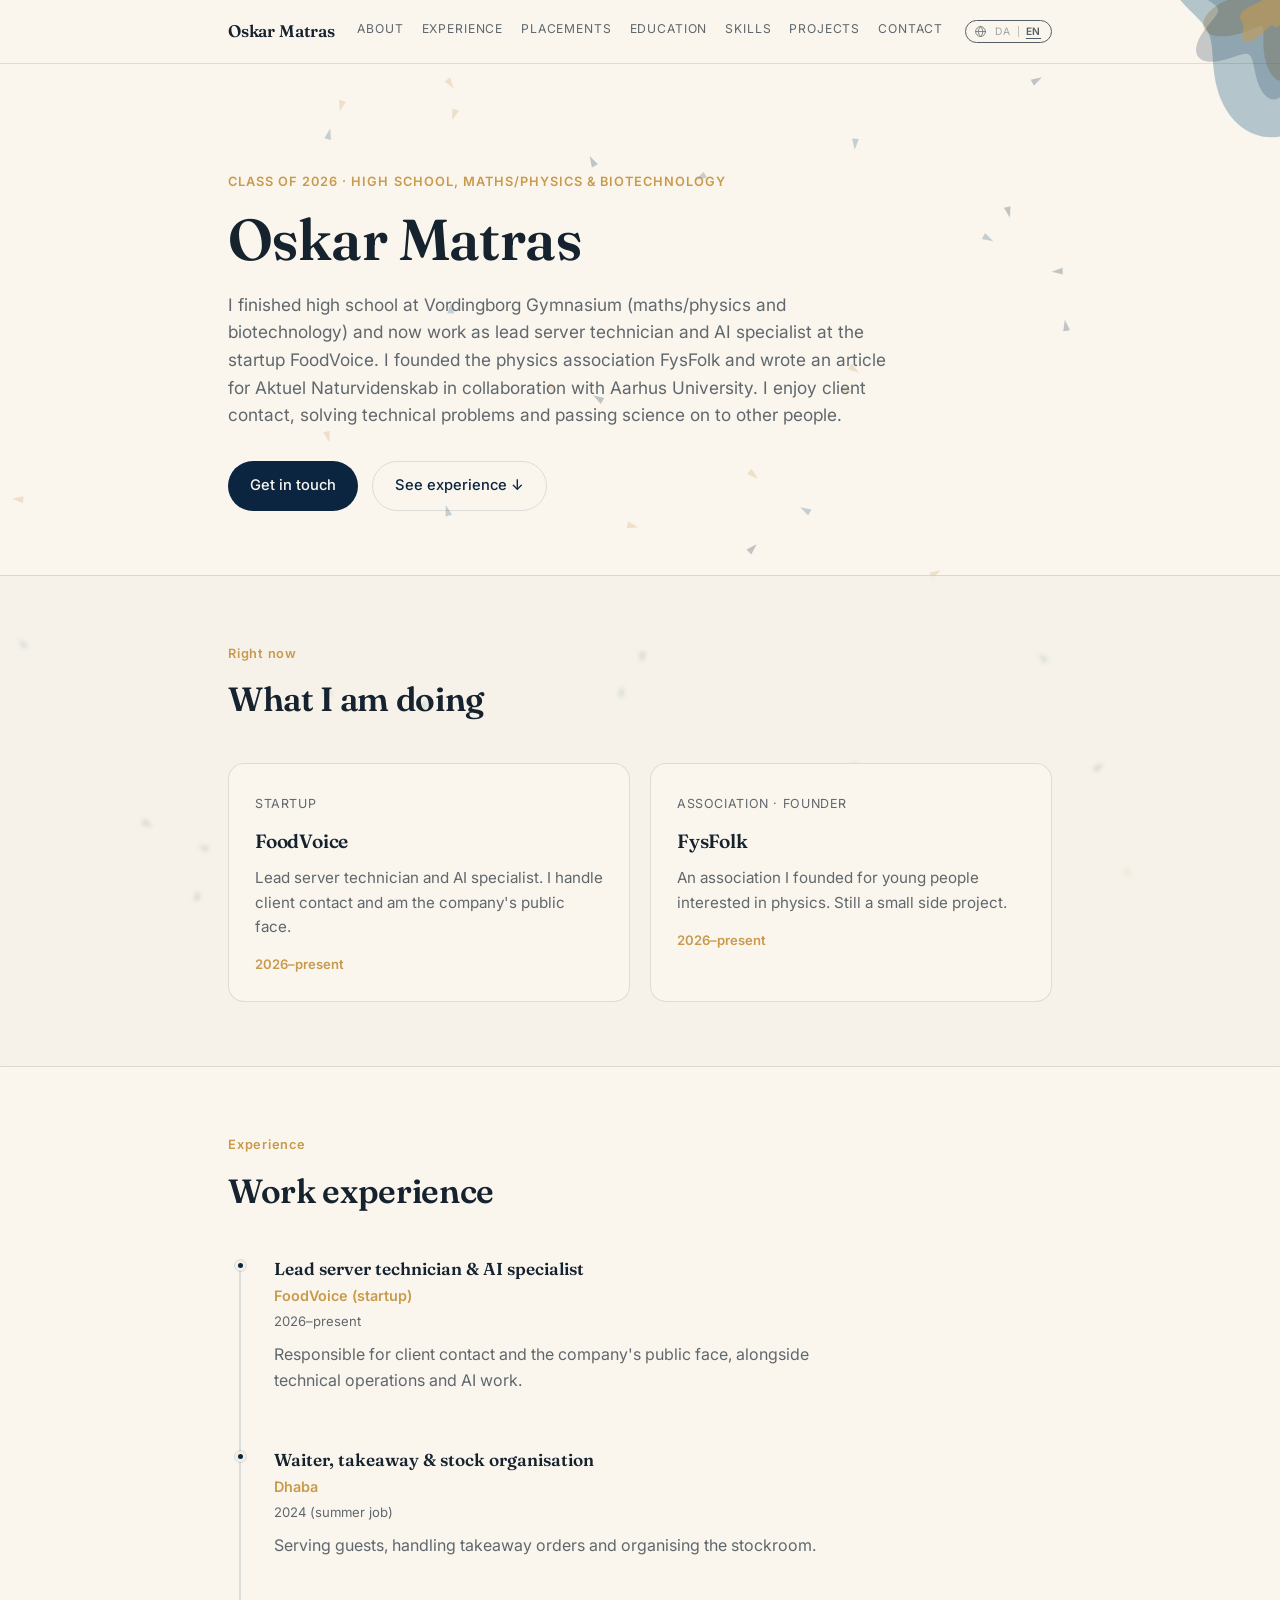
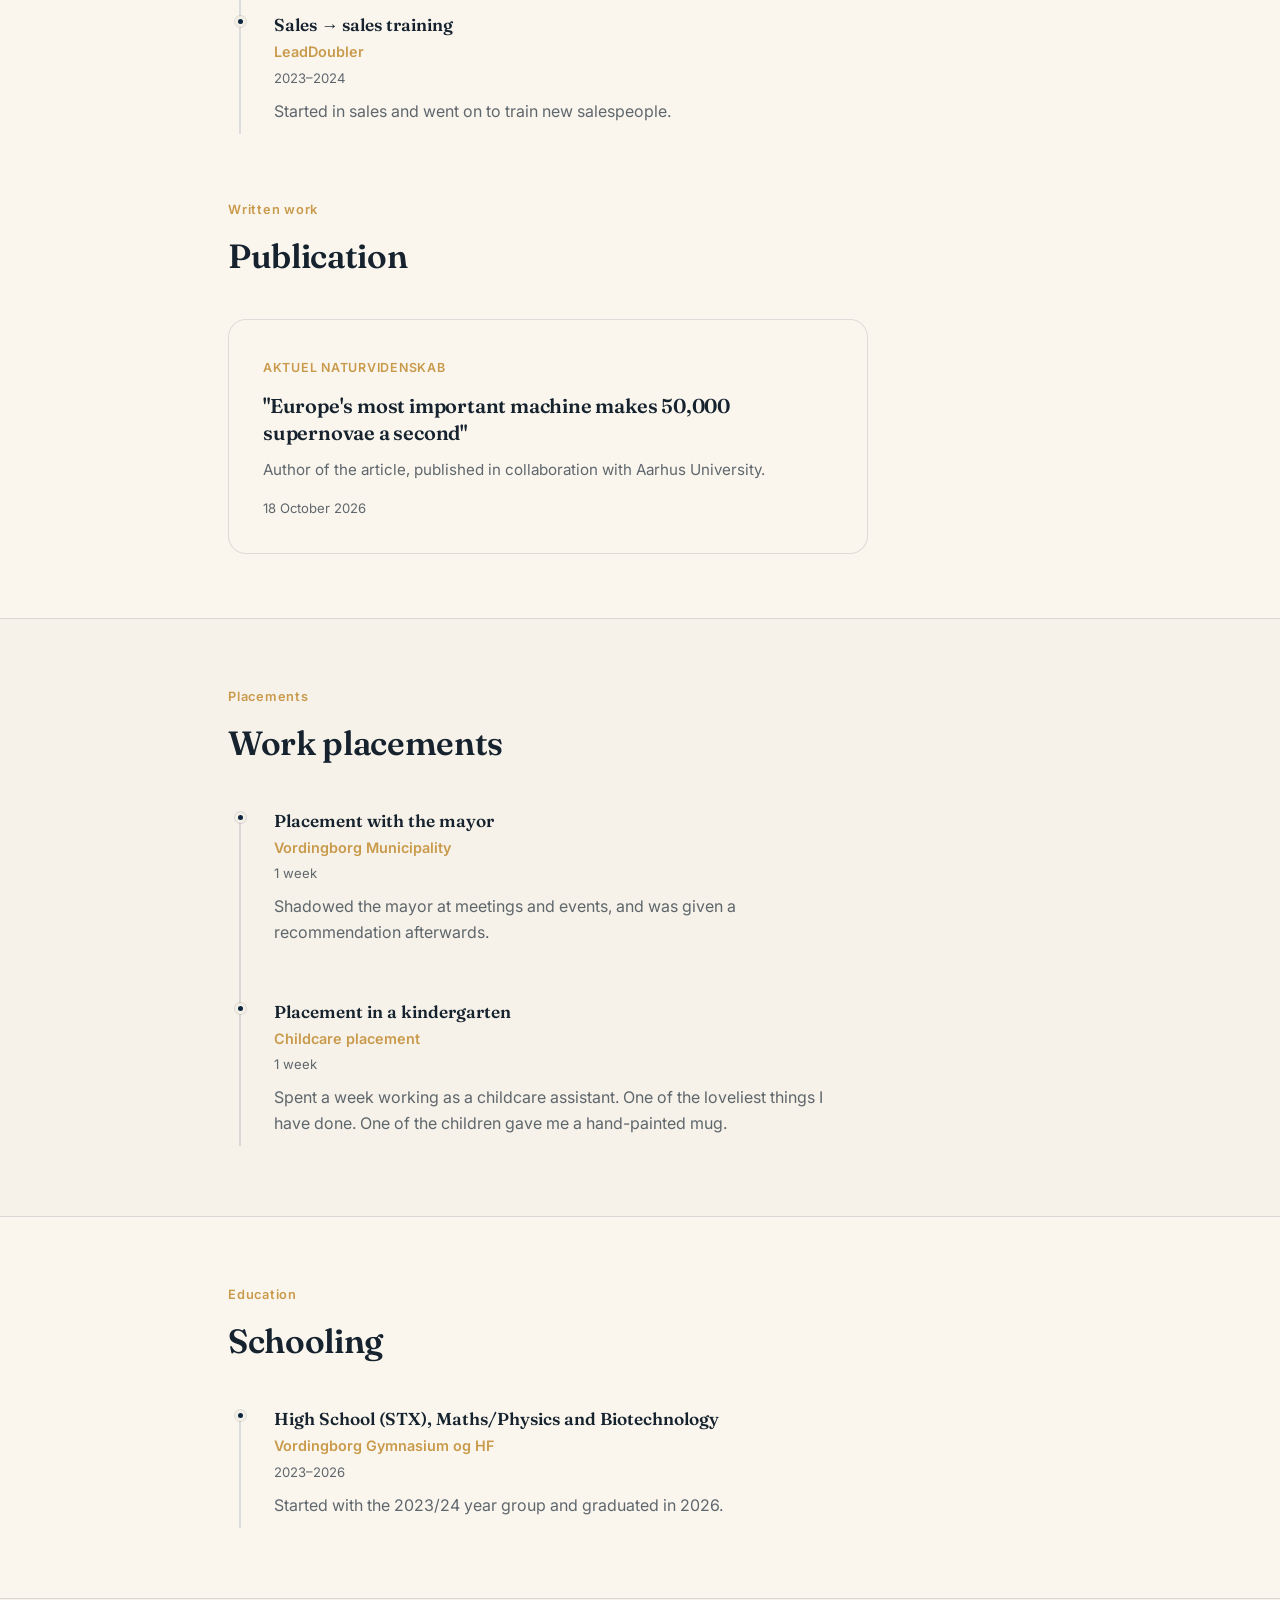
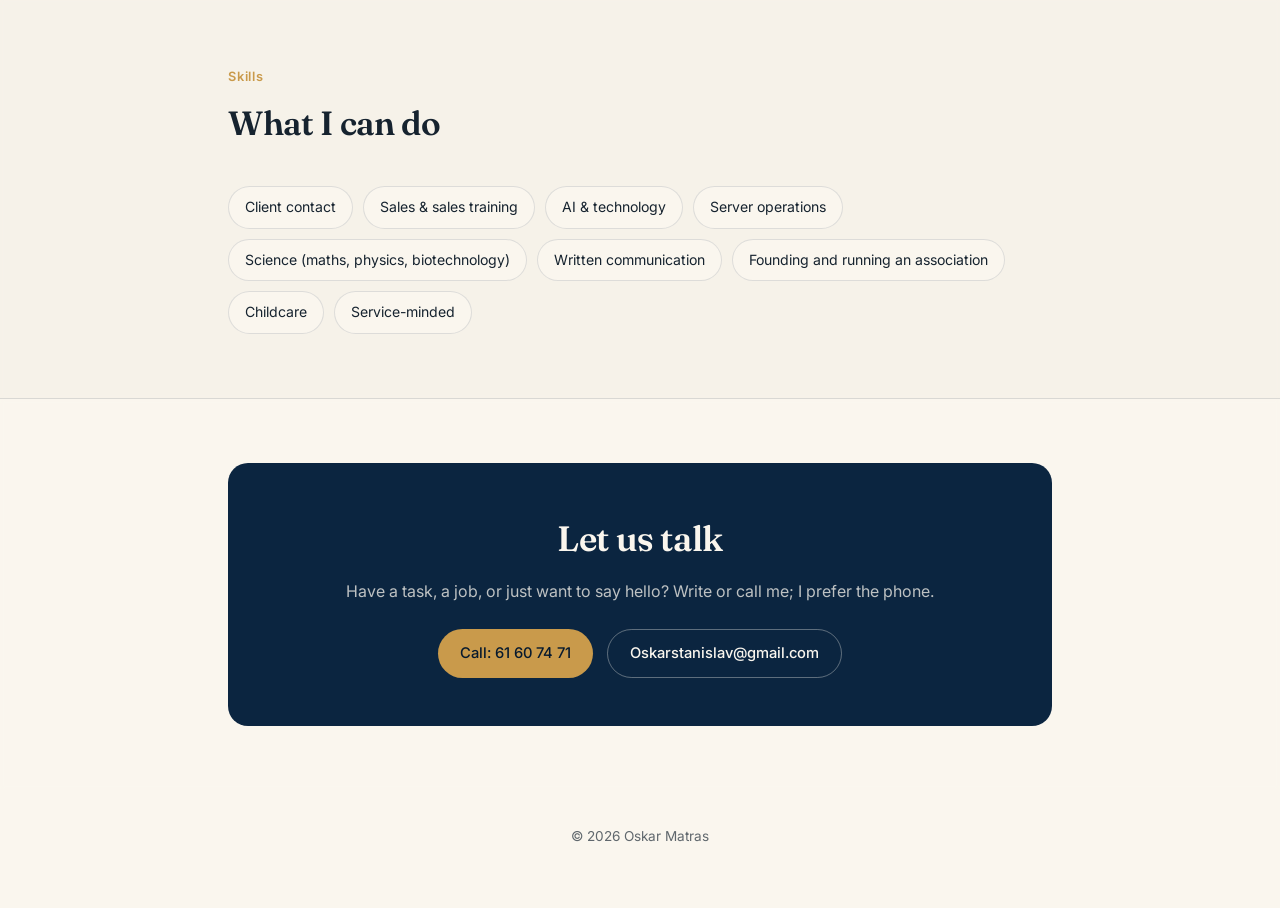
<file: index.html>
<!DOCTYPE html>
<html lang="da">
<head>
<meta charset="UTF-8">
<meta name="viewport" content="width=device-width, initial-scale=1.0">
<title>Oskar Matras · CV</title>
<meta name="description" content="Oskar Matras · CV og profil." data-da-content="Oskar Matras · CV og profil." data-en-content="Oskar Matras · CV and profile.">
<link rel="canonical" href="https://OskarMatras.com/">

<link rel="preconnect" href="https://fonts.googleapis.com">
<link rel="preconnect" href="https://fonts.gstatic.com" crossorigin>
<link href="https://fonts.googleapis.com/css2?family=Fraunces:opsz,wght@9..144,400;9..144,500;9..144,600&family=Inter:wght@300;400;500;600;700&display=swap" rel="stylesheet">

<style>
  :root{
    --navy: #0b2540;
    --navy-deep: #071a2e;
    --teal: #14547a;
    --foam: #f4efe4;
    --cream: #faf6ee;
    --gold: #c99a4b;
    --ink: #16232f;
    --ink-soft: rgba(22,35,47,0.68);
    --line: rgba(11,37,64,0.12);
    --maxw: 880px;
  }

  *{box-sizing:border-box;}
  html{scroll-behavior:smooth; overflow-x:hidden; width:100%;}
  body{
    margin:0;
    background:var(--cream);
    color:var(--ink);
    font-family:'Inter', system-ui, sans-serif;
    font-weight:400;
    line-height:1.6;
    -webkit-font-smoothing:antialiased;
    overflow-x:hidden;
    width:100%;
  }
  h1,h2,h3{
    font-family:'Fraunces', Georgia, serif;
    font-weight:600;
    letter-spacing:-0.01em;
    margin:0;
  }
  a{color:inherit;}
  section{position:relative; z-index:2;}
  .wrap{max-width:var(--maxw); margin:0 auto; padding:0 28px;}

  /* ---------------- Header / nav ---------------- */
  header.site{
    position:sticky; top:0; z-index:50;
    backdrop-filter:blur(10px);
    background:rgba(250,246,238,0.78);
    border-bottom:1px solid var(--line);
  }
  header.site .wrap{
    display:flex; align-items:center; justify-content:space-between;
    padding:18px 28px;
    gap:16px;
    flex-wrap:wrap;
  }
  .brand{font-family:'Fraunces', serif; font-weight:600; font-size:1.05rem; text-decoration:none; letter-spacing:-0.01em; flex-shrink:0;}
  /* The language switch sits in the header itself rather than inside
     the nav, so it survives the nav collapsing to a hamburger. On a
     phone it sits immediately left of that hamburger; on a wide screen
     it follows the brand and the links run on after it. */
  .nav-lang{ flex:none; margin-left:auto; order:1; font-size:0.92rem; }
  @media (max-width:760px){ .nav-toggle{ order:2; margin-left:10px; } }
  /* The header row is 880px wide and the links already fill most of it,
     so making room for the switch means tightening the gap between them
     rather than letting the row wrap into two. */
  @media (min-width:761px){
    .nav-lang{ order:3; margin-left:0; font-size:0.82rem; }
    header.site nav.main{ gap:18px; }
  }
  /* Nav scrolls horizontally within its own box instead of ever forcing the
     page itself to grow wider than the viewport, the classic cause of
     mobile browsers letting you pinch-zoom out into empty space. Below
     640px this is replaced entirely by a dropdown (see .nav-toggle rules),
     since scrolling a nav bar is easy to miss on a phone. */
  nav.main{
    display:flex; gap:26px;
    overflow-x:auto;
    -webkit-overflow-scrolling:touch;
    scrollbar-width:none;
    min-width:0;
  }
  nav.main::-webkit-scrollbar{display:none;}
  nav.main a{
    position:relative;
    text-decoration:none;
    font-size:0.76rem;
    letter-spacing:0.07em;
    text-transform:uppercase;
    color:var(--ink-soft);
    padding-bottom:5px;
    transition:color .25s ease;
    white-space:nowrap;
    flex-shrink:0;
  }
  nav.main a::after{
    content:'';
    position:absolute; left:0; right:0; bottom:0;
    height:1px; background:var(--navy);
    transform:scaleX(0); transform-origin:right;
    transition:transform .3s ease;
  }
  nav.main a:hover{color:var(--navy);}
  nav.main a:hover::after{transform-origin:left; transform:scaleX(1);}

  /* Hamburger toggle: hidden on desktop, shown only under the mobile
     breakpoint where nav.main switches from a horizontal row to a
     full-width dropdown panel. */
  .nav-toggle{
    display:none;
    align-items:center; justify-content:center;
    width:38px; height:38px;
    margin-left:auto;
    background:none; border:none; padding:0;
    color:var(--navy);
    cursor:pointer;
  }
  .nav-toggle svg{width:22px; height:22px;}

  @media (max-width: 640px){
    header.site .wrap{ padding:14px 18px; gap:12px; }
    .brand{ font-size:0.95rem; }
    .nav-toggle{ display:inline-flex; }
    nav.main{
      display:none;
      flex-basis:100%;
      flex-direction:column;
      gap:0;
      overflow-x:visible;
    }
    nav.main.open{ display:flex; }
    nav.main a{
      width:100%;
      padding:13px 2px;
      border-top:1px solid var(--line);
      font-size:0.8rem;
    }
    nav.main a::after{ display:none; }
  }

  /* ---------------- Hero ---------------- */
  .hero{
    padding:104px 0 64px;
    overflow:hidden;
  }
  .hero .eyebrow{
    display:inline-block;
    font-size:0.8rem; letter-spacing:0.08em; text-transform:uppercase;
    color:var(--gold); font-weight:600; margin-bottom:18px;
  }
  .hero h1{font-size:clamp(2.4rem, 5vw, 3.6rem); line-height:1.05;}
  .hero p.lead{
    max-width:60ch; margin-top:20px; font-size:1.08rem; color:var(--ink-soft);
  }
  .hero .cta-row{display:flex; gap:14px; margin-top:32px; flex-wrap:wrap;}
  .btn{
    display:inline-flex; align-items:center; gap:8px;
    padding:12px 22px; border-radius:100px; text-decoration:none;
    font-size:0.92rem; font-weight:500; transition:transform .2s ease, box-shadow .2s ease;
  }
  .btn.primary{background:var(--navy); color:var(--cream);}
  .btn.primary:hover{transform:translateY(-2px); box-shadow:0 10px 24px rgba(11,37,64,0.25);}
  .btn.ghost{border:1px solid var(--line); color:var(--navy);}
  .btn.ghost:hover{border-color:var(--navy);}

  /* ---------------- Ambient boids background ----------------
     A full-viewport, fixed canvas runs a small flocking simulation behind
     everything, all the time, so no matter how far down the page you have
     scrolled, something is quietly moving back there. Content sections sit
     above it with a translucent, blurred background so text stays legible
     while the motion still reads through faintly. */
  #boids-bg{
    position:fixed;
    inset:0;
    z-index:0;
    pointer-events:none;
    background:var(--cream);
  }
  @media (prefers-reduced-motion: reduce){
    #boids-bg{ opacity:0.5; }
  }

  /* ---------------- Corner flower ----------------
     A small ornament built entirely from layered sine waves, fixed with its
     own center pinned exactly to the top-right corner of the viewport, so
     only a quarter of it ever shows, spinning there permanently, through
     every section, at every scroll position. The canvas itself pokes past
     the right/top edge on purpose (that's how only a quarter shows); it
     sits inside a viewport-sized, overflow:hidden clip box so that poking-out
     part can never widen the page or push mobile pinch-zoom bounds out. */
  #corner-flower-clip{
    position:fixed;
    inset:0;
    overflow:hidden;
    pointer-events:none;
    z-index:60;
  }
  #corner-flower{
    position:absolute;
    top:0; right:0;
    width:300px; height:300px;
    transform:translate(50%, -50%);
    pointer-events:none;
  }
  @media (max-width: 700px){
    /* On phones, don't also push the canvas above the top edge. Between
       that and the notch/status bar area, the quarter that showed on
       desktop was getting eaten down to almost nothing. Only offset
       horizontally, so the inward-facing half of the flower shows in full
       right from the top of the screen instead of a sliver of a quarter. */
    #corner-flower{ width:190px; height:190px; transform:translate(50%, 0%); }
  }
  @media (prefers-reduced-motion: reduce){
    #corner-flower{ opacity:0.7; }
  }

  /* ---------------- Section headings ---------------- */
  .section-head{margin-bottom:36px;}
  .section-head .num{
    font-size:0.8rem; color:var(--gold); font-weight:600; letter-spacing:0.06em;
  }
  .section-head h2{font-size:clamp(1.6rem, 3vw, 2.1rem); margin-top:8px;}
  /* Content sections sit above the boids canvas on a light, barely-there
     tint, just enough to keep text contrast solid, while the flock still
     reads clearly through every section, not just the hero. */
  section.block{
    padding:64px 0;
    background:rgba(250,246,238,0.38);
    backdrop-filter:blur(2px);
    -webkit-backdrop-filter:blur(2px);
  }
  section.block.alt{
    background:rgba(241,237,226,0.42);
    backdrop-filter:blur(2px);
    -webkit-backdrop-filter:blur(2px);
    border-top:1px solid var(--line);
    border-bottom:1px solid var(--line);
  }

  /* ---------------- Cards: a living gradient border + magnetic tilt/deform on hover ---------------- */
  .cards{display:grid; grid-template-columns:repeat(auto-fit, minmax(260px,1fr)); gap:20px;}
  .card{
    position:relative;
    background:var(--cream);
    border:1px solid var(--line);
    border-radius:16px;
    padding:26px;
    overflow:hidden;
    transform:perspective(900px);
    transition:transform .15s ease-out, box-shadow .3s ease, border-radius .35s ease;
    will-change:transform;
  }
  .card::before{
    content:'';
    position:absolute; inset:0;
    border-radius:inherit;
    padding:2.5px;
    background:radial-gradient(320px circle at var(--mx,50%) var(--my,50%), var(--gold) 0%, rgba(201,154,75,0.55) 38%, rgba(201,154,75,0) 74%);
    -webkit-mask:linear-gradient(#fff 0 0) content-box, linear-gradient(#fff 0 0);
    -webkit-mask-composite:xor;
            mask-composite:exclude;
    opacity:0;
    transition:opacity .35s ease;
    pointer-events:none;
  }
  .card:hover{box-shadow:0 26px 50px rgba(11,37,64,0.18), 0 0 50px rgba(201,154,75,0.4);}
  .card:hover::before{opacity:1;}
  .card .tag{font-size:0.78rem; color:var(--ink-soft); text-transform:uppercase; letter-spacing:0.05em;}
  .card h3{font-size:1.2rem; margin-top:10px;}
  .card p{color:var(--ink-soft); font-size:0.95rem; margin-top:10px;}
  .card .period{margin-top:14px; font-size:0.82rem; color:var(--gold); font-weight:600;}

  /* Feature card (publication) reuses the same living-border + deform treatment */
  .feature-card{
    position:relative;
    background:var(--cream);
    border:1px solid var(--line);
    border-radius:18px;
    padding:34px;
    overflow:hidden;
    max-width:640px;
    transform:perspective(900px);
    transition:transform .15s ease-out, box-shadow .3s ease, border-radius .35s ease;
    will-change:transform;
  }
  .feature-card::before{
    content:'';
    position:absolute; inset:0;
    border-radius:inherit;
    padding:2.5px;
    background:radial-gradient(360px circle at var(--mx,50%) var(--my,50%), var(--gold) 0%, rgba(201,154,75,0.55) 38%, rgba(201,154,75,0) 74%);
    -webkit-mask:linear-gradient(#fff 0 0) content-box, linear-gradient(#fff 0 0);
    -webkit-mask-composite:xor;
            mask-composite:exclude;
    opacity:0;
    transition:opacity .35s ease;
    pointer-events:none;
  }
  .feature-card:hover{box-shadow:0 26px 50px rgba(11,37,64,0.18), 0 0 56px rgba(201,154,75,0.4);}
  .feature-card:hover::before{opacity:1;}
  .feature-card .tag{font-size:0.78rem; color:var(--gold); text-transform:uppercase; letter-spacing:0.06em; font-weight:600;}
  .feature-card h3{font-size:1.25rem; margin-top:12px; line-height:1.35;}
  .feature-card p{color:var(--ink-soft); font-size:0.95rem; margin-top:12px;}
  .feature-card .period{margin-top:16px; font-size:0.82rem; color:var(--ink-soft);}

  /* ---------------- Timeline (grid based, so dot/line/content always align) ---------------- */
  .timeline{position:relative;}
  .timeline::before{
    content:'';
    position:absolute; left:11px; top:6px; bottom:6px;
    width:2px; background:var(--line);
  }
  .titem{
    position:relative;
    display:grid;
    grid-template-columns:24px 1fr;
    column-gap:22px;
    padding-bottom:36px;
  }
  .titem:last-child{padding-bottom:0;}
  .titem .dot{
    grid-column:1; grid-row:1;
    width:11px; height:11px; border-radius:50%;
    background:var(--navy); border:3px solid var(--foam);
    box-shadow:0 0 0 1px var(--line);
    margin-top:5px;
    justify-self:center;
    position:relative; z-index:1;
  }
  .titem .content{grid-column:2; min-width:0;}
  .titem .role{font-size:1.08rem; font-weight:600; font-family:'Fraunces',serif;}
  .titem .org{color:var(--gold); font-weight:600; font-size:0.9rem; margin-top:2px;}
  .titem .period{font-size:0.82rem; color:var(--ink-soft); margin-top:4px;}
  .titem p{margin-top:10px; color:var(--ink-soft); max-width:58ch;}

  /* ---------------- Skills ---------------- */
  .chips{display:flex; flex-wrap:wrap; gap:10px; margin-top:8px;}
  .chip{
    padding:9px 16px; border-radius:100px; border:1px solid var(--line);
    font-size:0.88rem; background:var(--cream);
  }

  /* ---------------- Contact: same living-border + magnetic tilt/deform as the cards ---------------- */
  .contact-box{
    position:relative;
    background:var(--navy); color:var(--cream);
    border-radius:20px; padding:48px; text-align:center;
    overflow:hidden;
    transform:perspective(900px);
    transition:transform .15s ease-out, box-shadow .3s ease, border-radius .35s ease;
    will-change:transform;
  }
  .contact-box::before{
    content:'';
    position:absolute; inset:0;
    border-radius:inherit;
    padding:2.5px;
    background:radial-gradient(420px circle at var(--mx,50%) var(--my,50%), var(--gold) 0%, rgba(201,154,75,0.6) 38%, rgba(201,154,75,0) 74%);
    -webkit-mask:linear-gradient(#fff 0 0) content-box, linear-gradient(#fff 0 0);
    -webkit-mask-composite:xor;
            mask-composite:exclude;
    opacity:0;
    transition:opacity .35s ease;
    pointer-events:none;
  }
  .contact-box:hover{box-shadow:0 30px 60px rgba(7,26,46,0.4), 0 0 60px rgba(201,154,75,0.4);}
  .contact-box:hover::before{opacity:1;}
  .contact-box h2{color:var(--cream); font-size:clamp(1.6rem,3vw,2.2rem);}
  .contact-box p{color:rgba(250,246,238,0.75); margin-top:12px;}
  .contact-box .cta-row{display:flex; gap:14px; justify-content:center; flex-wrap:wrap; margin-top:24px;}
  .contact-box .btn.primary{background:var(--gold); color:var(--navy-deep);}
  .contact-box .btn.ghost{border-color:rgba(250,246,238,0.35); color:var(--cream);}
  .contact-box .btn.ghost:hover{border-color:var(--cream);}

  footer{
    position:relative; z-index:2;
    padding:36px 0 60px; text-align:center;
    font-size:0.85rem; color:var(--ink-soft);
  }

  /* ---------------- Print / PDF ---------------- */
  @media print{
    #boids-bg, #corner-flower-clip, header.site{display:none !important;}
    body{background:#fff;}
    section.block, section.block.alt{background:none; backdrop-filter:none; border:none;}
    .hero{padding-top:20px;}
    footer{color:var(--ink-soft);}
  }
</style>
</head>
<body>

<!-- Fixed, full-page ambient boids animation: always moving, everywhere on the page -->
<canvas id="boids-bg" aria-hidden="true"></canvas>
<div id="corner-flower-clip"><canvas id="corner-flower" aria-hidden="true"></canvas></div>

<header class="site">
  <div class="wrap">
    <a class="brand" href="#top">Oskar Matras</a>
    <span class="nav-lang" data-lang-switch></span>
    <button class="nav-toggle" id="nav-toggle" aria-label="Åbn menu" data-da-aria-label="Åbn menu" data-en-aria-label="Open menu" aria-expanded="false" aria-controls="main-nav">
      <svg viewBox="0 0 24 24" fill="none" stroke="currentColor" stroke-width="2" stroke-linecap="round"><line x1="3" y1="6" x2="21" y2="6"></line><line x1="3" y1="12" x2="21" y2="12"></line><line x1="3" y1="18" x2="21" y2="18"></line></svg>
    </button>
    <nav class="main" id="main-nav">
      <a href="#om" data-da="Om" data-en="About">Om</a>
      <a href="#erfaring" data-da="Erfaring" data-en="Experience">Erfaring</a>
      <a href="#praktik" data-da="Praktik" data-en="Placements">Praktik</a>
      <a href="#uddannelse" data-da="Uddannelse" data-en="Education">Uddannelse</a>
      <a href="#kompetencer" data-da="Kompetencer" data-en="Skills">Kompetencer</a>
      <a href="/Projects" data-da="Projekter" data-en="Projects">Projekter</a>
      <a href="#kontakt" data-da="Kontakt" data-en="Contact">Kontakt</a>
    </nav>
  </div>
</header>

<main id="top">

  <!-- HERO -->
  <section class="hero">
    <div class="wrap">
      <span class="eyebrow" data-da="Student 2026 · STX Mat/Fys &amp; Bioteknologi" data-en="Class of 2026 · High School, Maths/Physics &amp; Biotechnology">Student 2026 · STX Mat/Fys &amp; Bioteknologi</span>
      <h1>Oskar Matras</h1>
      <p class="lead"
         data-da="Jeg er student fra Vordingborg Gymnasium (STX, Mat/Fys &amp; Bioteknologi) og arbejder i dag som lead server-tekniker og AI-specialist hos startuppet FoodVoice. Jeg har stiftet fysikforeningen FysFolk og skrevet en artikel til Aktuel Naturvidenskab i samarbejde med Aarhus Universitet. Jeg trives med kundekontakt, teknisk problemløsning og at formidle naturvidenskab videre."
         data-en="I finished high school at Vordingborg Gymnasium (maths/physics and biotechnology) and now work as lead server technician and AI specialist at the startup FoodVoice. I founded the physics association FysFolk and wrote an article for Aktuel Naturvidenskab in collaboration with Aarhus University. I enjoy client contact, solving technical problems and passing science on to other people.">
        Jeg er student fra Vordingborg Gymnasium (STX, Mat/Fys &amp; Bioteknologi) og arbejder i dag som
        lead server-tekniker og AI-specialist hos startuppet FoodVoice. Jeg har stiftet fysikforeningen
        FysFolk og skrevet en artikel til Aktuel Naturvidenskab i samarbejde med Aarhus Universitet.
        Jeg trives med kundekontakt, teknisk problemløsning og at formidle naturvidenskab videre.
      </p>
      <div class="cta-row">
        <a class="btn primary" href="#kontakt" data-da="Kontakt mig" data-en="Get in touch">Kontakt mig</a>
        <a class="btn ghost" href="#erfaring" data-da="Se erfaring ↓" data-en="See experience ↓">Se erfaring ↓</a>
      </div>
    </div>
  </section>

  <!-- AKTUELT -->
  <section class="block alt" id="om">
    <div class="wrap">
      <div class="section-head">
        <span class="num" data-da="Lige nu" data-en="Right now">Lige nu</span>
        <h2 data-da="Det jeg beskæftiger mig med" data-en="What I am doing">Det jeg beskæftiger mig med</h2>
      </div>
      <div class="cards">
        <div class="card">
          <span class="tag">Startup</span>
          <h3>FoodVoice</h3>
          <p data-da="Lead server-tekniker og AI-specialist. Står for kundekontakt og er ansigtet udadtil for firmaet." data-en="Lead server technician and AI specialist. I handle client contact and am the company's public face.">Lead server-tekniker og AI-specialist. Står for kundekontakt og er ansigtet udadtil for firmaet.</p>
          <div class="period" data-da="2026–nu" data-en="2026–present">2026–nu</div>
        </div>
        <div class="card">
          <span class="tag" data-da="Forening · Stifter" data-en="Association · Founder">Forening · Stifter</span>
          <h3>FysFolk</h3>
          <p data-da="Stiftet forening for fysik-interesserede unge. Stadig et lille hobbyprojekt ved siden af." data-en="An association I founded for young people interested in physics. Still a small side project.">Stiftet forening for fysik-interesserede unge. Stadig et lille hobbyprojekt ved siden af.</p>
          <div class="period" data-da="2026–nu" data-en="2026–present">2026–nu</div>
        </div>
      </div>
    </div>
  </section>

  <!-- ERFARING -->
  <section class="block" id="erfaring">
    <div class="wrap">
      <div class="section-head">
        <span class="num" data-da="Erfaring" data-en="Experience">Erfaring</span>
        <h2 data-da="Erhvervserfaring" data-en="Work experience">Erhvervserfaring</h2>
      </div>
      <div class="timeline">
        <div class="titem">
          <div class="dot"></div>
          <div class="content">
            <div class="role" data-da="Lead server-tekniker &amp; AI-specialist" data-en="Lead server technician &amp; AI specialist">Lead server-tekniker &amp; AI-specialist</div>
            <div class="org" data-da="FoodVoice (Startup)" data-en="FoodVoice (startup)">FoodVoice (Startup)</div>
            <div class="period" data-da="2026–nu" data-en="2026–present">2026–nu</div>
            <p data-da="Ansvarlig for kundekontakt og fungerer som firmaets udadvendte ansigt, samtidig med teknisk drift og AI-relateret arbejde." data-en="Responsible for client contact and the company's public face, alongside technical operations and AI work.">Ansvarlig for kundekontakt og fungerer som firmaets udadvendte ansigt, samtidig med teknisk drift og AI-relateret arbejde.</p>
          </div>
        </div>
        <div class="titem">
          <div class="dot"></div>
          <div class="content">
            <div class="role" data-da="Tjener, take away &amp; lagerorganisering" data-en="Waiter, takeaway &amp; stock organisation">Tjener, take away &amp; lagerorganisering</div>
            <div class="org">Dhaba</div>
            <div class="period" data-da="2024 (sommerferiejob)" data-en="2024 (summer job)">2024 (sommerferiejob)</div>
            <p data-da="Betjening af gæster, take away-ekspedition og organisering af lager." data-en="Serving guests, handling takeaway orders and organising the stockroom.">Betjening af gæster, take away-ekspedition og organisering af lager.</p>
          </div>
        </div>
        <div class="titem">
          <div class="dot"></div>
          <div class="content">
            <div class="role" data-da="Sælger → salgsoplæring" data-en="Sales → sales training">Sælger → salgsoplæring</div>
            <div class="org">LeadDoubler</div>
            <div class="period">2023–2024</div>
            <p data-da="Startede som sælger og gik videre til at stå for oplæring af nye sælgere." data-en="Started in sales and went on to train new salespeople.">Startede som sælger og gik videre til at stå for oplæring af nye sælgere.</p>
          </div>
        </div>
      </div>

      <div class="section-head" style="margin-top:56px;">
        <span class="num" data-da="Skriftligt arbejde" data-en="Written work">Skriftligt arbejde</span>
        <h2 data-da="Publikation" data-en="Publication">Publikation</h2>
      </div>
      <div class="feature-card">
        <span class="tag">Aktuel Naturvidenskab</span>
        <h3 data-da="&quot;Europas Vigtigste Maskine Laver 50.000 Supernovaer I Sekundet&quot;" data-en="&quot;Europe&#39;s most important machine makes 50,000 supernovae a second&quot;">"Europas Vigtigste Maskine Laver 50.000 Supernovaer I Sekundet"</h3>
        <p data-da="Forfatter af artiklen, udgivet i samarbejde med Aarhus Universitet." data-en="Author of the article, published in collaboration with Aarhus University.">Forfatter af artiklen, udgivet i samarbejde med Aarhus Universitet.</p>
        <div class="period" data-da="18. oktober 2026" data-en="18 October 2026">18. oktober 2026</div>
      </div>
    </div>
  </section>

  <!-- PRAKTIK -->
  <section class="block alt" id="praktik">
    <div class="wrap">
      <div class="section-head">
        <span class="num" data-da="Praktik" data-en="Placements">Praktik</span>
        <h2 data-da="Praktikforløb" data-en="Work placements">Praktikforløb</h2>
      </div>
      <div class="timeline">
        <div class="titem">
          <div class="dot"></div>
          <div class="content">
            <div class="role" data-da="Borgmesterpraktik" data-en="Placement with the mayor">Borgmesterpraktik</div>
            <div class="org" data-da="Vordingborg Kommune" data-en="Vordingborg Municipality">Vordingborg Kommune</div>
            <div class="period" data-da="1 uge" data-en="1 week">1 uge</div>
            <p data-da="Fulgtes med borgmesteren til møder og arrangementer. Modtog en anbefaling fra borgmesteren efter forløbet." data-en="Shadowed the mayor at meetings and events, and was given a recommendation afterwards.">Fulgtes med borgmesteren til møder og arrangementer. Modtog en anbefaling fra borgmesteren efter forløbet.</p>
          </div>
        </div>
        <div class="titem">
          <div class="dot"></div>
          <div class="content">
            <div class="role" data-da="Børnehavepraktik" data-en="Placement in a kindergarten">Børnehavepraktik</div>
            <div class="org" data-da="Pædagogisk praktik" data-en="Childcare placement">Pædagogisk praktik</div>
            <div class="period" data-da="1 uge" data-en="1 week">1 uge</div>
            <p data-da="Arbejdede som pædagog i en uge. En af de hyggeligste oplevelser jeg har haft. Fik en hjemmemalet kop af et af børnene." data-en="Spent a week working as a childcare assistant. One of the loveliest things I have done. One of the children gave me a hand-painted mug.">Arbejdede som pædagog i en uge. En af de hyggeligste oplevelser jeg har haft. Fik en hjemmemalet kop af et af børnene.</p>
          </div>
        </div>
      </div>
    </div>
  </section>

  <!-- UDDANNELSE -->
  <section class="block" id="uddannelse">
    <div class="wrap">
      <div class="section-head">
        <span class="num" data-da="Uddannelse" data-en="Education">Uddannelse</span>
        <h2 data-da="Skolegang" data-en="Schooling">Skolegang</h2>
      </div>
      <div class="timeline">
        <div class="titem">
          <div class="dot"></div>
          <div class="content">
            <div class="role" data-da="STX, Mat/Fys og Bioteknologi-linje" data-en="High School (STX), Maths/Physics and Biotechnology">STX, Mat/Fys og Bioteknologi-linje</div>
            <div class="org">Vordingborg Gymnasium og HF</div>
            <div class="period">2023–2026</div>
            <p data-da="Startede årgang 2023/2024, blev student i 2026." data-en="Started with the 2023/24 year group and graduated in 2026.">Startede årgang 2023/2024, blev student i 2026.</p>
          </div>
        </div>
      </div>
    </div>
  </section>

  <!-- KOMPETENCER -->
  <section class="block alt" id="kompetencer">
    <div class="wrap">
      <div class="section-head">
        <span class="num" data-da="Kompetencer" data-en="Skills">Kompetencer</span>
        <h2 data-da="Hvad jeg kan" data-en="What I can do">Hvad jeg kan</h2>
      </div>
      <div class="chips">
        <span class="chip" data-da="Kundekontakt" data-en="Client contact">Kundekontakt</span>
        <span class="chip" data-da="Salg &amp; salgsoplæring" data-en="Sales &amp; sales training">Salg &amp; salgsoplæring</span>
        <span class="chip" data-da="AI &amp; teknologi" data-en="AI &amp; technology">AI &amp; teknologi</span>
        <span class="chip" data-da="Server-drift/teknik" data-en="Server operations">Server-drift/teknik</span>
        <span class="chip" data-da="Naturvidenskab (mat/fys/bioteknologi)" data-en="Science (maths, physics, biotechnology)">Naturvidenskab (mat/fys/bioteknologi)</span>
        <span class="chip" data-da="Skriftlig formidling" data-en="Written communication">Skriftlig formidling</span>
        <span class="chip" data-da="Foreningsarbejde &amp; stiftelse" data-en="Founding and running an association">Foreningsarbejde &amp; stiftelse</span>
        <span class="chip" data-da="Pædagogik" data-en="Childcare">Pædagogik</span>
        <span class="chip" data-da="Serviceorienteret" data-en="Service-minded">Serviceorienteret</span>
      </div>
    </div>
  </section>

  <!-- KONTAKT -->
  <section class="block" id="kontakt">
    <div class="wrap">
      <div class="contact-box">
        <h2 data-da="Lad os tale sammen" data-en="Let us talk">Lad os tale sammen</h2>
        <p data-da="Har du en opgave, et job eller bare lyst til at sige hej? Skriv eller ring til mig; telefon foretrækkes." data-en="Have a task, a job, or just want to say hello? Write or call me; I prefer the phone.">Har du en opgave, et job eller bare lyst til at sige hej? Skriv eller ring til mig; telefon foretrækkes.</p>
        <div class="cta-row">
          <a class="btn primary" href="tel:+4561607471" data-da="Ring: 61 60 74 71" data-en="Call: 61 60 74 71">Ring: 61 60 74 71</a>
          <a class="btn ghost" href="mailto:Oskarstanislav@gmail.com">Oskarstanislav@gmail.com</a>
        </div>
      </div>
    </div>
  </section>

</main>

<footer>
  <div class="wrap">
    © <span id="year"></span> Oskar Matras
  </div>
</footer>

<script>
  document.getElementById('year').textContent = new Date().getFullYear();

  // Mobile nav dropdown: below 640px the nav becomes a hidden panel toggled
  // by a hamburger button, so every link is reachable without needing to
  // notice a horizontally-scrolling bar.
  (function(){
    var toggle = document.getElementById('nav-toggle');
    var nav = document.getElementById('main-nav');
    if(!toggle || !nav) return;
    function setOpen(open){
      nav.classList.toggle('open', open);
      toggle.setAttribute('aria-expanded', open ? 'true' : 'false');
    }
    toggle.addEventListener('click', function(){
      setOpen(!nav.classList.contains('open'));
    });
    nav.querySelectorAll('a').forEach(function(a){
      a.addEventListener('click', function(){ setOpen(false); });
    });
    window.addEventListener('resize', function(){
      if(window.innerWidth > 640) setOpen(false);
    });
  })();

  // Living gradient border + magnetic tilt/deform: track cursor position per
  // card, tilt the card toward the cursor in 3D, and skew each corner's
  // border-radius toward the cursor so the box itself feels like it's
  // warping, not just glowing.
  document.querySelectorAll('.card, .feature-card, .contact-box').forEach(function(el){
    var isFeature = el.classList.contains('feature-card');
    var isContact = el.classList.contains('contact-box');
    var base = isContact ? 20 : (isFeature ? 18 : 16);
    // The contact box is much larger than a card, so it gets a gentler
    // tilt/deform intensity: enough to feel alive without looking odd.
    var tiltAmp = isContact ? 8 : 18;
    var deformAmp = isContact ? 30 : 26;
    var lift = isContact ? -4 : -8;
    var scale = isContact ? 1.012 : 1.035;

    // Shared by mouse and touch: given a pointer position, tilt/deform the
    // box exactly the same way either way, so a finger holding the card on
    // a phone gets the same living effect as a cursor hovering it on desktop.
    function applyTilt(clientX, clientY){
      var r = el.getBoundingClientRect();
      var px = clientX - r.left, py = clientY - r.top;
      var relX = Math.min(1, Math.max(0, px / r.width));
      var relY = Math.min(1, Math.max(0, py / r.height));

      el.style.setProperty('--mx', px + 'px');
      el.style.setProperty('--my', py + 'px');

      var rx = (0.5 - relY) * tiltAmp;
      var ry = (relX - 0.5) * tiltAmp;
      el.style.transform =
        'perspective(900px) rotateX(' + rx.toFixed(2) + 'deg) rotateY(' + ry.toFixed(2) + 'deg) ' +
        'translateY(' + lift + 'px) scale(' + scale + ')';

      var tl = base + (1 - relX) * (1 - relY) * deformAmp;
      var tr = base + relX * (1 - relY) * deformAmp;
      var br = base + relX * relY * deformAmp;
      var bl = base + (1 - relX) * relY * deformAmp;
      el.style.borderRadius =
        tl.toFixed(1) + 'px ' + tr.toFixed(1) + 'px ' + br.toFixed(1) + 'px ' + bl.toFixed(1) + 'px';
    }
    function resetTilt(){
      el.style.transform = 'perspective(900px)';
      el.style.borderRadius = '';
    }

    el.addEventListener('mousemove', function(e){
      applyTilt(e.clientX, e.clientY);
    });
    el.addEventListener('mouseleave', resetTilt);

    // Touch: a finger touching or dragging on the card drives the same
    // tilt live, and lifting the finger resets it, just like mouseleave.
    el.addEventListener('touchstart', function(e){
      var t = e.touches[0];
      applyTilt(t.clientX, t.clientY);
    }, { passive: true });
    el.addEventListener('touchmove', function(e){
      var t = e.touches[0];
      applyTilt(t.clientX, t.clientY);
    }, { passive: true });
    el.addEventListener('touchend', resetTilt);
    el.addEventListener('touchcancel', resetTilt);
  });

  // Ambient boids: a small flock drifts across a fixed, full-viewport canvas
  // behind the whole page, all the time, independent of scroll position,
  // using a standard alignment/cohesion/separation flocking model.
  (function(){
    var canvas = document.getElementById('boids-bg');
    if(!canvas) return;
    var ctx = canvas.getContext('2d');
    var reduce = window.matchMedia('(prefers-reduced-motion: reduce)').matches;
    var W, H, DPR;

    function resize(){
      DPR = Math.min(window.devicePixelRatio || 1, 2);
      W = window.innerWidth; H = window.innerHeight;
      canvas.width = Math.round(W * DPR);
      canvas.height = Math.round(H * DPR);
      canvas.style.width = W + 'px';
      canvas.style.height = H + 'px';
      ctx.setTransform(DPR, 0, 0, DPR, 0, 0);
    }
    resize();
    window.addEventListener('resize', resize);

    var PALETTE = ['#0b2540', '#14547a', '#c99a4b'];
    var COUNT = Math.max(24, Math.min(60, Math.round((window.innerWidth * window.innerHeight) / 26000)));
    var boids = [];
    for(var i = 0; i < COUNT; i++){
      var angle0 = Math.random() * Math.PI * 2;
      boids.push({
        x: Math.random() * W,
        y: Math.random() * H,
        vx: Math.cos(angle0) * 0.4,
        vy: Math.sin(angle0) * 0.4,
        color: PALETTE[i % PALETTE.length]
      });
    }

    var PERCEPTION = 95, SEPARATION = 30, MAX_SPEED = 0.85;
    var ALIGN_W = 0.02, COHESION_W = 0.0007, SEPARATION_W = 0.045;

    function step(){
      for(var i = 0; i < boids.length; i++){
        var b = boids[i];
        var ax = 0, ay = 0, cx = 0, cy = 0, sx = 0, sy = 0, nA = 0, nC = 0;
        for(var j = 0; j < boids.length; j++){
          if(i === j) continue;
          var o = boids[j];
          var dx = o.x - b.x, dy = o.y - b.y;
          var d = Math.sqrt(dx * dx + dy * dy);
          if(d < PERCEPTION){
            ax += o.vx; ay += o.vy; nA++;
            cx += o.x; cy += o.y; nC++;
            if(d < SEPARATION && d > 0.0001){ sx -= dx / d; sy -= dy / d; }
          }
        }
        if(nA > 0){ ax /= nA; ay /= nA; }
        if(nC > 0){ cx = cx / nC - b.x; cy = cy / nC - b.y; }

        b.vx += ax * ALIGN_W + cx * COHESION_W + sx * SEPARATION_W;
        b.vy += ay * ALIGN_W + cy * COHESION_W + sy * SEPARATION_W;

        var speed = Math.sqrt(b.vx * b.vx + b.vy * b.vy);
        if(speed > MAX_SPEED){ b.vx = (b.vx / speed) * MAX_SPEED; b.vy = (b.vy / speed) * MAX_SPEED; }
        else if(speed < 0.15){ b.vx += (Math.random() - 0.5) * 0.05; b.vy += (Math.random() - 0.5) * 0.05; }

        b.x += b.vx; b.y += b.vy;
        if(b.x < -30) b.x = W + 30; if(b.x > W + 30) b.x = -30;
        if(b.y < -30) b.y = H + 30; if(b.y > H + 30) b.y = -30;
      }
    }

    function draw(){
      ctx.clearRect(0, 0, W, H);
      for(var i = 0; i < boids.length; i++){
        var b = boids[i];
        var angle = Math.atan2(b.vy, b.vx);
        ctx.save();
        ctx.translate(b.x, b.y);
        ctx.rotate(angle);
        ctx.globalAlpha = 0.24;
        ctx.fillStyle = b.color;
        ctx.beginPath();
        ctx.moveTo(6, 0);
        ctx.lineTo(-5, 3.4);
        ctx.lineTo(-5, -3.4);
        ctx.closePath();
        ctx.fill();
        ctx.restore();
      }
    }

    var running = !document.hidden;
    document.addEventListener('visibilitychange', function(){ running = !document.hidden; });

    if(reduce){
      draw();
      return;
    }
    function loop(){
      if(running){ step(); draw(); }
      requestAnimationFrame(loop);
    }
    requestAnimationFrame(loop);
  })();

  // Corner flower: a small ornament made purely of layered sine waves.
  // each "petal ring" is radius = base + amplitude*sin(k*angle + phase),
  // several of these stacked with translucent fills and independent
  // rotation speeds. The canvas is pinned via CSS so its own center sits
  // exactly on the viewport's top-right corner; it spins there forever.
  (function(){
    var canvas = document.getElementById('corner-flower');
    if(!canvas) return;
    var ctx = canvas.getContext('2d');
    var reduce = window.matchMedia('(prefers-reduced-motion: reduce)').matches;
    var W, H, DPR;

    function resize(){
      DPR = Math.min(window.devicePixelRatio || 1, 2);
      var rect = canvas.getBoundingClientRect();
      W = rect.width; H = rect.height;
      canvas.width = Math.round(W * DPR);
      canvas.height = Math.round(H * DPR);
      ctx.setTransform(DPR, 0, 0, DPR, 0, 0);
    }
    resize();
    window.addEventListener('resize', resize);

    var layers = [
      { baseR: 0.23, harmonics: [{k:5, amp:0.10}],                          color: 'rgba(201,154,75,0.4)',  speed: 0.12, rot: 0 },
      { baseR: 0.33, harmonics: [{k:7, amp:0.075}],                         color: 'rgba(11,37,64,0.22)',   speed: -0.16, rot: 0.5 },
      { baseR: 0.44, harmonics: [{k:3, amp:0.12}],                          color: 'rgba(20,84,122,0.3)',   speed: 0.09, rot: 1.2 },
      { baseR: 0.15, harmonics: [{k:4, amp:0.06},{k:11, amp:0.02}],         color: 'rgba(201,154,75,0.55)', speed: 0.22, rot: 2.1 }
    ];
    var N = 240;
    var t = 0;

    function drawLayer(layer, cx, cy, scale){
      var pts = [];
      for(var i = 0; i <= N; i++){
        var angle = (i / N) * Math.PI * 2;
        var r = layer.baseR;
        for(var h = 0; h < layer.harmonics.length; h++){
          var hh = layer.harmonics[h];
          r += hh.amp * Math.sin(hh.k * angle + t * layer.speed * 6.283);
        }
        r *= scale;
        var a = angle + layer.rot + t * layer.speed * 0.6;
        pts.push({ x: cx + Math.cos(a) * r, y: cy + Math.sin(a) * r });
      }
      ctx.beginPath();
      ctx.moveTo(pts[0].x, pts[0].y);
      for(var j = 1; j < pts.length; j++) ctx.lineTo(pts[j].x, pts[j].y);
      ctx.closePath();
      ctx.fillStyle = layer.color;
      ctx.fill();
    }

    function draw(){
      ctx.clearRect(0, 0, W, H);
      var cx = W / 2, cy = H / 2;
      // Leave headroom so the largest layer's base radius plus its harmonic
      // amplitude never reaches the canvas edge, or the shape gets clipped.
      var scale = Math.min(W, H) * 0.82;
      for(var i = 0; i < layers.length; i++) drawLayer(layers[i], cx, cy, scale);
    }

    var running = !document.hidden;
    document.addEventListener('visibilitychange', function(){ running = !document.hidden; });

    if(reduce){
      draw();
      return;
    }
    function loop(){
      if(running){ t += 0.016; draw(); }
      requestAnimationFrame(loop);
    }
    requestAnimationFrame(loop);
  })();
</script>

<script src="/i18n.js" defer></script>
</body>
</html>
</file>
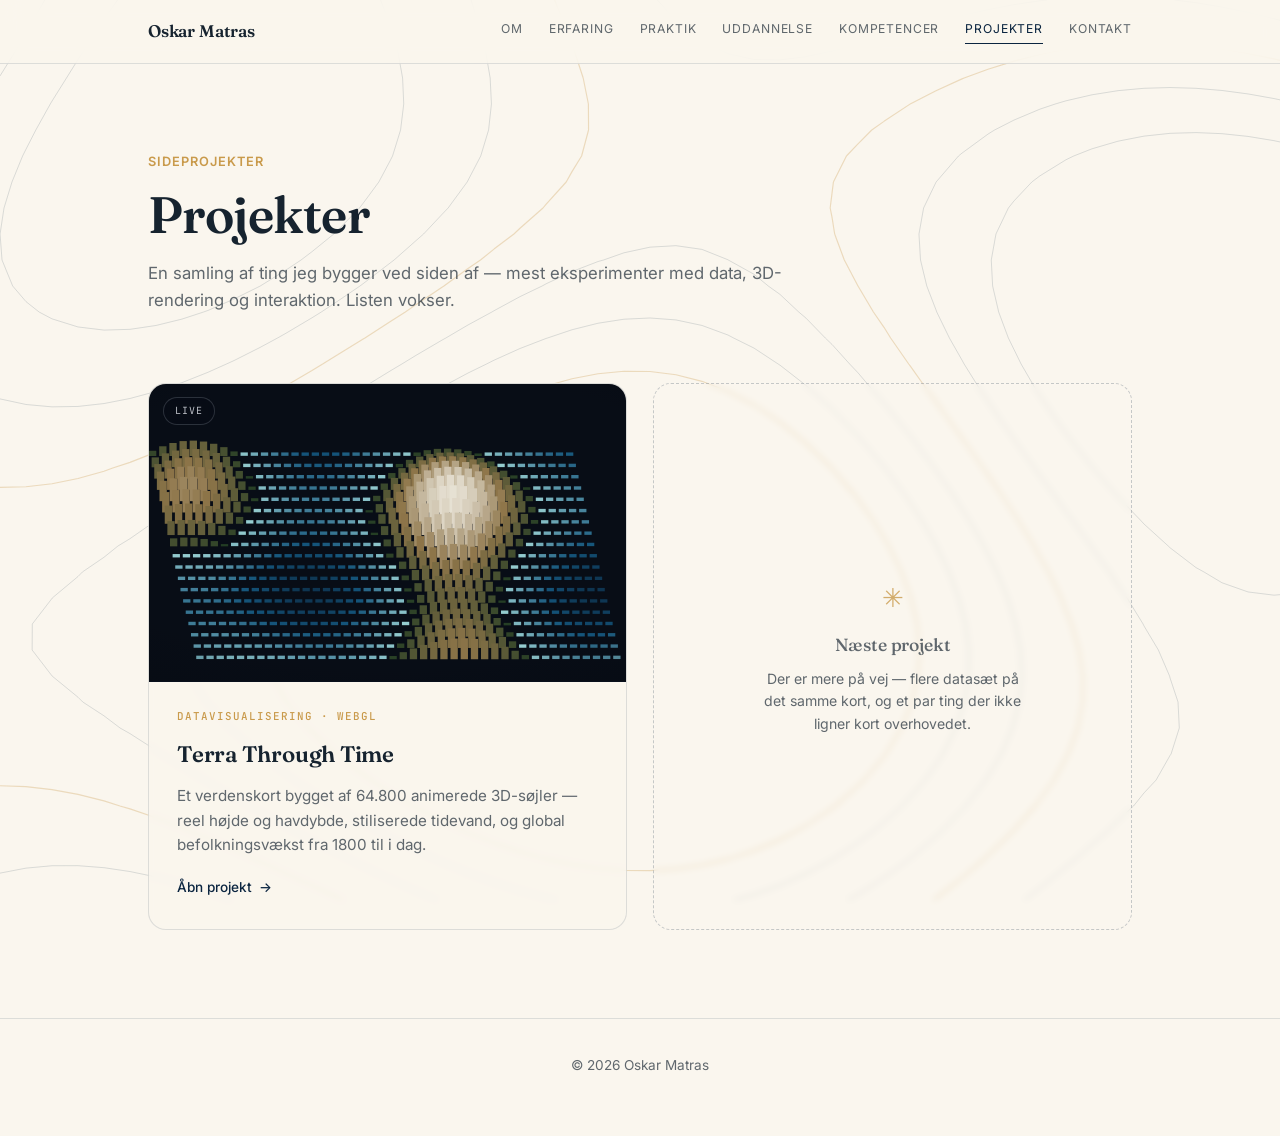
<file: projects/index.html>
<!DOCTYPE html>
<html lang="da">
<head>
<meta charset="UTF-8">
<meta name="viewport" content="width=device-width, initial-scale=1.0">
<title>Projekter — Oskar Matras</title>
<meta name="description" content="Sideprojekter af Oskar Matras — eksperimenter med data, 3D-rendering og interaktion.">

<link rel="preconnect" href="https://fonts.googleapis.com">
<link rel="preconnect" href="https://fonts.gstatic.com" crossorigin>
<link href="https://fonts.googleapis.com/css2?family=Fraunces:opsz,wght@9..144,400;9..144,500;9..144,600&family=Inter:wght@300;400;500;600;700&family=JetBrains+Mono:wght@400;500&display=swap" rel="stylesheet">

<style>
  /* ============================================================
     Projects index.

     Same palette, type and header as the CV page. Two things are
     specific to this page:

     1. The ambient background is a slowly morphing contour map
        rather than the CV page's flock. Same idea — something is
        always quietly moving back there — but the motif follows
        the content: this is the page that leads to a map.
     2. Each project card carries a live preview window instead of
        a static thumbnail, so the card shows the thing rather than
        describing it.
     ============================================================ */
  :root{
    --navy: #0b2540;
    --navy-deep: #071a2e;
    --teal: #14547a;
    --foam: #f4efe4;
    --cream: #faf6ee;
    --gold: #c99a4b;
    --ink: #16232f;
    --ink-soft: rgba(22,35,47,0.68);
    --line: rgba(11,37,64,0.12);
    --serif:'Fraunces', Georgia, serif;
    --sans:'Inter', system-ui, -apple-system, sans-serif;
    --mono:'JetBrains Mono', ui-monospace, Menlo, Consolas, monospace;
    --maxw: 1040px;
  }

  *{box-sizing:border-box;}
  html{scroll-behavior:smooth; overflow-x:hidden; width:100%;}
  body{
    margin:0;
    background:var(--cream);
    color:var(--ink);
    font-family:var(--sans);
    font-weight:400;
    line-height:1.6;
    -webkit-font-smoothing:antialiased;
    overflow-x:hidden;
    width:100%;
  }
  h1,h2,h3{font-family:var(--serif); font-weight:600; letter-spacing:-0.01em; margin:0;}
  a{color:inherit;}
  .wrap{max-width:var(--maxw); margin:0 auto; padding:0 28px;}

  /* ---------------- Ambient contour background ----------------
     A fixed, full-viewport canvas traces iso-lines through a drifting
     sine field — the same trick a topographic map uses, animated. It
     sits behind everything at low contrast; content blocks float over
     it on a barely-there tint so the lines still read through. */
  #contour-bg{
    position:fixed;
    inset:0;
    z-index:0;
    pointer-events:none;
    background:var(--cream);
  }
  @media (prefers-reduced-motion: reduce){
    #contour-bg{ opacity:0.6; }
  }
  main, header.site, footer{ position:relative; z-index:2; }

  /* ---------------- Header / nav — identical to the CV page ---------------- */
  header.site{
    position:sticky; top:0; z-index:50;
    backdrop-filter:blur(10px);
    -webkit-backdrop-filter:blur(10px);
    background:rgba(250,246,238,0.78);
    border-bottom:1px solid var(--line);
  }
  header.site .wrap{
    display:flex; align-items:center; justify-content:space-between;
    padding:18px 28px; gap:16px; flex-wrap:wrap;
  }
  .brand{
    font-family:var(--serif); font-weight:600; font-size:1.05rem;
    text-decoration:none; letter-spacing:-0.01em; flex-shrink:0;
  }
  nav.main{
    display:flex; gap:26px;
    overflow-x:auto; -webkit-overflow-scrolling:touch;
    scrollbar-width:none; min-width:0;
  }
  nav.main::-webkit-scrollbar{display:none;}
  nav.main a{
    position:relative; text-decoration:none;
    font-size:0.76rem; letter-spacing:0.07em; text-transform:uppercase;
    color:var(--ink-soft); padding-bottom:5px;
    transition:color .25s ease; white-space:nowrap; flex-shrink:0;
  }
  nav.main a::after{
    content:''; position:absolute; left:0; right:0; bottom:0;
    height:1px; background:var(--navy);
    transform:scaleX(0); transform-origin:right;
    transition:transform .3s ease;
  }
  nav.main a:hover{color:var(--navy);}
  nav.main a:hover::after{transform-origin:left; transform:scaleX(1);}
  nav.main a.current{color:var(--navy);}
  nav.main a.current::after{transform:scaleX(1);}

  .nav-toggle{
    display:none; align-items:center; justify-content:center;
    width:38px; height:38px; margin-left:auto;
    background:none; border:none; padding:0;
    color:var(--navy); cursor:pointer;
  }
  .nav-toggle svg{width:22px; height:22px;}

  @media (max-width: 640px){
    header.site .wrap{ padding:14px 18px; gap:12px; }
    .brand{ font-size:0.95rem; }
    .nav-toggle{ display:inline-flex; }
    nav.main{
      display:none; flex-basis:100%; flex-direction:column;
      gap:0; overflow:visible; padding-top:6px;
    }
    nav.main.open{ display:flex; }
    nav.main a{ padding:11px 2px; font-size:0.8rem; border-top:1px solid var(--line); }
    nav.main a::after{ display:none; }
  }

  /* ---------------- Hero ---------------- */
  .hero{ padding:84px 0 40px; }
  .hero .eyebrow{
    display:inline-block; font-size:0.8rem; letter-spacing:0.08em;
    text-transform:uppercase; color:var(--gold); font-weight:600;
    margin-bottom:16px;
  }
  .hero h1{ font-size:clamp(2.2rem, 5vw, 3.2rem); line-height:1.05; }
  .hero p.lead{ max-width:58ch; margin-top:18px; font-size:1.05rem; color:var(--ink-soft); }

  section.block{ padding:12px 0 88px; }

  /* ---------------- Cards ----------------
     The gradient-border-follows-the-cursor treatment from the CV page,
     kept identical so the two pages feel like one system. */
  .cards{
    display:grid;
    grid-template-columns:repeat(auto-fit, minmax(330px,1fr));
    gap:26px;
  }
  .card{
    position:relative;
    display:flex; flex-direction:column;
    text-decoration:none; color:inherit;
    background:rgba(250,246,238,0.72);
    backdrop-filter:blur(3px);
    -webkit-backdrop-filter:blur(3px);
    border:1px solid var(--line);
    border-radius:18px;
    overflow:hidden;
    transition:transform .35s cubic-bezier(.2,.7,.3,1), box-shadow .35s ease;
    will-change:transform;
  }
  .card::before{
    content:'';
    position:absolute; inset:0;
    border-radius:inherit;
    padding:2.5px;
    background:radial-gradient(320px circle at var(--mx,50%) var(--my,50%), var(--gold) 0%, rgba(201,154,75,0.55) 38%, rgba(201,154,75,0) 74%);
    -webkit-mask:linear-gradient(#fff 0 0) content-box, linear-gradient(#fff 0 0);
    -webkit-mask-composite:xor;
            mask-composite:exclude;
    opacity:0;
    transition:opacity .35s ease;
    pointer-events:none;
    z-index:3;
  }
  .card:hover{
    transform:translateY(-4px);
    box-shadow:0 26px 50px rgba(11,37,64,0.18), 0 0 50px rgba(201,154,75,0.28);
  }
  .card:hover::before{opacity:1;}
  .card:focus-visible{ outline:2px solid var(--gold); outline-offset:3px; }

  /* The preview window: a dark inset that previews the piece itself.
     Aspect-locked so the grid stays even no matter the copy length. */
  .preview{
    position:relative;
    aspect-ratio:16 / 10;
    background:#080d16;
    border-bottom:1px solid var(--line);
    overflow:hidden;
  }
  .preview canvas{ display:block; width:100%; height:100%; }
  /* A soft vignette keeps the preview from fighting the cream card edge. */
  .preview::after{
    content:'';
    position:absolute; inset:0;
    background:radial-gradient(120% 90% at 50% 45%, rgba(0,0,0,0) 55%, rgba(4,8,14,0.55) 100%);
    pointer-events:none;
  }
  .preview .badge{
    position:absolute; left:14px; top:13px; z-index:2;
    font-family:var(--mono); font-size:0.62rem; letter-spacing:0.1em;
    text-transform:uppercase;
    color:rgba(240,243,249,0.78);
    background:rgba(8,13,22,0.6);
    border:1px solid rgba(232,238,250,0.16);
    border-radius:999px;
    padding:5px 11px;
    backdrop-filter:blur(4px);
    -webkit-backdrop-filter:blur(4px);
  }

  .card-body{ padding:26px 28px 30px; display:flex; flex-direction:column; flex:1; }
  .card .tag{
    font-family:var(--mono);
    font-size:0.68rem; color:var(--gold); text-transform:uppercase;
    letter-spacing:0.09em; font-weight:500;
  }
  .card h3{ font-size:1.4rem; margin-top:11px; }
  .card p{ color:var(--ink-soft); font-size:0.95rem; margin:12px 0 0; }
  .card .go{
    display:inline-flex; align-items:center; gap:7px;
    margin-top:20px; font-size:0.85rem; font-weight:500; color:var(--navy);
  }
  .card .go .arrow{ transition:transform .3s ease; display:inline-block; }
  .card:hover .go .arrow{ transform:translateX(4px); }

  /* Placeholder card — makes a short list look deliberate rather than empty. */
  .card.soon{
    background:transparent;
    border:1px dashed rgba(11,37,64,0.22);
    align-items:center; justify-content:center;
    text-align:center;
    padding:44px 30px;
    min-height:260px;
    cursor:default;
  }
  .card.soon:hover{ transform:none; box-shadow:none; }
  .card.soon::before{ display:none; }
  .card.soon .mark{
    font-family:var(--serif); font-size:1.6rem; color:var(--gold);
    margin-bottom:12px; opacity:0.8;
  }
  .card.soon h3{ font-size:1.1rem; margin:0; color:var(--ink-soft); font-weight:500; }
  .card.soon p{ font-size:0.88rem; max-width:30ch; margin-top:9px; }

  footer{
    padding:36px 0 60px; text-align:center;
    font-size:0.85rem; color:var(--ink-soft);
    border-top:1px solid var(--line);
    background:rgba(250,246,238,0.55);
  }

  @media (max-width: 640px){
    .hero{ padding:52px 0 28px; }
    .wrap{ padding:0 18px; }
    .cards{ grid-template-columns:1fr; gap:20px; }
    .card-body{ padding:22px 22px 26px; }
  }

  @media (prefers-reduced-motion: reduce){
    .card, .card .go .arrow{ transition:none; }
    .card:hover{ transform:none; }
  }
</style>
</head>
<body>

<!-- Fixed, full-page ambient contour animation -->
<canvas id="contour-bg" aria-hidden="true"></canvas>

<header class="site">
  <div class="wrap">
    <a class="brand" href="/">Oskar Matras</a>
    <button class="nav-toggle" id="nav-toggle" aria-label="Åbn menu" aria-expanded="false" aria-controls="main-nav">
      <svg viewBox="0 0 24 24" fill="none" stroke="currentColor" stroke-width="2" stroke-linecap="round"><line x1="3" y1="6" x2="21" y2="6"></line><line x1="3" y1="12" x2="21" y2="12"></line><line x1="3" y1="18" x2="21" y2="18"></line></svg>
    </button>
    <nav class="main" id="main-nav">
      <a href="/#om">Om</a>
      <a href="/#erfaring">Erfaring</a>
      <a href="/#praktik">Praktik</a>
      <a href="/#uddannelse">Uddannelse</a>
      <a href="/#kompetencer">Kompetencer</a>
      <a href="/projects" class="current">Projekter</a>
      <a href="/#kontakt">Kontakt</a>
    </nav>
  </div>
</header>

<main>
  <section class="hero">
    <div class="wrap">
      <span class="eyebrow">Sideprojekter</span>
      <h1>Projekter</h1>
      <p class="lead">En samling af ting jeg bygger ved siden af — mest eksperimenter med data, 3D-rendering og interaktion. Listen vokser.</p>
    </div>
  </section>

  <section class="block">
    <div class="wrap">
      <div class="cards">

        <a class="card" href="/projects/TerraThroughTime">
          <div class="preview">
            <canvas id="pv-terra" aria-hidden="true"></canvas>
            <span class="badge">Live</span>
          </div>
          <div class="card-body">
            <span class="tag">Datavisualisering &middot; WebGL</span>
            <h3>Terra Through Time</h3>
            <p>Et verdenskort bygget af 64.800 animerede 3D-søjler — reel højde og havdybde, stiliserede tidevand, og global befolkningsvækst fra 1800 til i dag.</p>
            <span class="go">Åbn projekt <span class="arrow">→</span></span>
          </div>
        </a>

        <div class="card soon">
          <div class="mark">✳</div>
          <h3>Næste projekt</h3>
          <p>Der er mere på vej — flere datasæt på det samme kort, og et par ting der ikke ligner kort overhovedet.</p>
        </div>

      </div>
    </div>
  </section>
</main>

<footer>
  <div class="wrap">
    © <span id="year"></span> Oskar Matras
  </div>
</footer>

<script>
  document.getElementById('year').textContent = new Date().getFullYear();

  // Mobile nav dropdown — same behaviour as the CV page.
  (function(){
    var toggle = document.getElementById('nav-toggle');
    var nav = document.getElementById('main-nav');
    if(!toggle || !nav) return;
    toggle.addEventListener('click', function(){
      var open = nav.classList.toggle('open');
      toggle.setAttribute('aria-expanded', open ? 'true' : 'false');
    });
    nav.addEventListener('click', function(e){
      if(e.target.tagName === 'A'){
        nav.classList.remove('open');
        toggle.setAttribute('aria-expanded', 'false');
      }
    });
  })();

  // Cursor position drives the gold gradient border on each card.
  document.querySelectorAll('.card').forEach(function(el){
    el.addEventListener('mousemove', function(e){
      var r = el.getBoundingClientRect();
      el.style.setProperty('--mx', (e.clientX - r.left) + 'px');
      el.style.setProperty('--my', (e.clientY - r.top) + 'px');
    });
  });

  // ---------------------------------------------------------------
  // Ambient contour map.
  //
  // A scalar field made of three drifting sine waves is sampled on a
  // coarse grid, and marching squares traces the iso-lines through it
  // at a handful of levels. Because the field moves, the "terrain"
  // slowly reshapes itself — ridges merge, basins open — without ever
  // repeating exactly. Every few levels is drawn in gold as an index
  // contour, the way a real topographic sheet marks every fifth line.
  // ---------------------------------------------------------------
  (function(){
    var canvas = document.getElementById('contour-bg');
    if(!canvas) return;
    var ctx = canvas.getContext('2d');
    var reduce = window.matchMedia('(prefers-reduced-motion: reduce)').matches;
    var W, H, DPR, cols, rows;
    var CELL = 26;
    var field = [];

    function resize(){
      DPR = Math.min(window.devicePixelRatio || 1, 2);
      W = Math.max(1, window.innerWidth); H = Math.max(1, window.innerHeight);
      canvas.width = Math.round(W * DPR);
      canvas.height = Math.round(H * DPR);
      canvas.style.width = W + 'px';
      canvas.style.height = H + 'px';
      ctx.setTransform(DPR, 0, 0, DPR, 0, 0);
      cols = Math.ceil(W / CELL) + 1;
      rows = Math.ceil(H / CELL) + 1;
      field = new Float32Array(cols * rows);
    }
    // Re-checked every frame rather than only on the resize event: a page
    // that loads in a background tab can report a zero-size viewport, and
    // no resize event ever follows to correct it.
    function ensureSize(){
      var w = Math.max(1, window.innerWidth), h = Math.max(1, window.innerHeight);
      var dpr = Math.min(window.devicePixelRatio || 1, 2);
      if(w !== W || h !== H || dpr !== DPR) resize();
    }
    resize();
    window.addEventListener('resize', resize);

    var LEVELS = [-1.5, -0.9, -0.3, 0.3, 0.9, 1.5];

    function sample(t){
      // Three sine waves at different angles and speeds. Their sum has no
      // common period, so the field never loops back to a previous state.
      var i = 0;
      for(var r = 0; r < rows; r++){
        var y = r * CELL;
        for(var c = 0; c < cols; c++){
          var x = c * CELL;
          field[i++] =
            Math.sin(x * 0.0062 + t * 0.00019) +
            Math.sin(y * 0.0078 - t * 0.00014) +
            Math.sin((x + y) * 0.0037 + t * 0.00024) +
            Math.sin((x - y * 1.6) * 0.0029 - t * 0.00011);
        }
      }
    }

    // Linear interpolation along a cell edge, so lines land where the
    // level actually crosses rather than snapping to cell midpoints.
    function lerp(v1, v2, p1, p2, L){
      var d = v2 - v1;
      var s = Math.abs(d) < 1e-6 ? 0.5 : (L - v1) / d;
      return p1 + (p2 - p1) * s;
    }

    function drawLevel(L){
      ctx.beginPath();
      for(var r = 0; r < rows - 1; r++){
        for(var c = 0; c < cols - 1; c++){
          var i0 = r * cols + c;
          var tl = field[i0], tr = field[i0 + 1];
          var bl = field[i0 + cols], br = field[i0 + cols + 1];

          var idx = (tl > L ? 8 : 0) | (tr > L ? 4 : 0) | (br > L ? 2 : 0) | (bl > L ? 1 : 0);
          if(idx === 0 || idx === 15) continue;

          var x0 = c * CELL, y0 = r * CELL, x1 = x0 + CELL, y1 = y0 + CELL;
          // Crossing points on each edge, computed only when needed.
          var aX, aY, bX, bY, cX, cY, dX, dY;
          aX = lerp(tl, tr, x0, x1, L); aY = y0;   // top
          bX = x1; bY = lerp(tr, br, y0, y1, L);   // right
          cX = lerp(bl, br, x0, x1, L); cY = y1;   // bottom
          dX = x0; dY = lerp(tl, bl, y0, y1, L);   // left

          switch(idx){
            case 1:  case 14: ctx.moveTo(dX,dY); ctx.lineTo(cX,cY); break;
            case 2:  case 13: ctx.moveTo(cX,cY); ctx.lineTo(bX,bY); break;
            case 3:  case 12: ctx.moveTo(dX,dY); ctx.lineTo(bX,bY); break;
            case 4:  case 11: ctx.moveTo(aX,aY); ctx.lineTo(bX,bY); break;
            case 6:  case 9:  ctx.moveTo(aX,aY); ctx.lineTo(cX,cY); break;
            case 7:  case 8:  ctx.moveTo(dX,dY); ctx.lineTo(aX,aY); break;
            // Saddle cases: two separate segments through the cell.
            case 5:  ctx.moveTo(dX,dY); ctx.lineTo(aX,aY); ctx.moveTo(cX,cY); ctx.lineTo(bX,bY); break;
            case 10: ctx.moveTo(aX,aY); ctx.lineTo(bX,bY); ctx.moveTo(dX,dY); ctx.lineTo(cX,cY); break;
          }
        }
      }
      ctx.stroke();
    }

    function draw(t){
      ensureSize();
      sample(t);
      ctx.clearRect(0, 0, W, H);
      for(var k = 0; k < LEVELS.length; k++){
        // Index contours (every third line) are gold and slightly heavier.
        var index = (k % 3 === 0);
        ctx.strokeStyle = index ? 'rgba(201,154,75,0.30)' : 'rgba(11,37,64,0.16)';
        ctx.lineWidth = index ? 1.15 : 0.85;
        drawLevel(LEVELS[k]);
      }
    }

    var running = !document.hidden;
    document.addEventListener('visibilitychange', function(){ running = !document.hidden; });

    if(reduce){
      // Static single frame, but still redraw if the viewport changes so it
      // never gets stuck at a stale size.
      draw(0);
      window.addEventListener('resize', function(){ draw(0); });
      document.addEventListener('visibilitychange', function(){ if(!document.hidden) draw(0); });
      return;
    }
    function loop(now){
      if(running) draw(now);
      requestAnimationFrame(loop);
    }
    requestAnimationFrame(loop);
  })();

  // ---------------------------------------------------------------
  // Card preview: a miniature of the column world.
  //
  // Not the real scene — that one is three.js and several megabytes of
  // data. This is a hand-rolled 2D stand-in: a grid of columns drawn
  // back to front in a light isometric projection, heights from a
  // moving sine field, colored on the same sea/land ramp the project
  // uses. It reads as the piece at a glance and costs almost nothing.
  // ---------------------------------------------------------------
  (function(){
    var canvas = document.getElementById('pv-terra');
    if(!canvas) return;
    var ctx = canvas.getContext('2d');
    var reduce = window.matchMedia('(prefers-reduced-motion: reduce)').matches;
    var card = canvas.closest('.card');
    var W, H, DPR;
    var COLS = 42, ROWS = 19;
    // Where the water line sits in the 0..1 height range. Set well above the
    // midpoint so the field comes out mostly ocean, the way a world map does.
    var SEA_LEVEL = 0.58;
    var hover = false;

    if(card){
      card.addEventListener('mouseenter', function(){ hover = true; });
      card.addEventListener('mouseleave', function(){ hover = false; });
    }

    function resize(){
      DPR = Math.min(window.devicePixelRatio || 1, 2);
      var r = canvas.getBoundingClientRect();
      W = Math.max(1, r.width); H = Math.max(1, r.height);
      canvas.width = Math.round(W * DPR);
      canvas.height = Math.round(H * DPR);
      ctx.setTransform(DPR, 0, 0, DPR, 0, 0);
    }

    // Sea ramp runs deep navy → teal → pale foam; land runs olive → gold
    // → near-white, mirroring how a relief map is printed.
    var SEA  = [[8,20,38],[20,84,122],[150,205,208]];
    var LAND = [[35,61,36],[142,117,73],[246,244,236]];

    function ramp(stops, u){
      u = u < 0 ? 0 : (u > 1 ? 1 : u);
      var seg = u < 0.5 ? 0 : 1;
      var f = seg === 0 ? u / 0.5 : (u - 0.5) / 0.5;
      var a = stops[seg], b = stops[seg + 1];
      return 'rgb(' + Math.round(a[0] + (b[0]-a[0])*f) + ',' +
                      Math.round(a[1] + (b[1]-a[1])*f) + ',' +
                      Math.round(a[2] + (b[2]-a[2])*f) + ')';
    }

    function height(cx, cy, t){
      // Sum of a few sines gives continent-sized blobs with coastlines.
      return Math.sin(cx * 0.26 + t * 0.00028) * 0.6
           + Math.sin(cy * 0.42 - t * 0.00021) * 0.45
           + Math.sin((cx + cy) * 0.19 + t * 0.00035) * 0.5
           + Math.sin((cx - cy) * 0.11 - t * 0.00016) * 0.35;
    }

    function draw(t){
      ensureSize();
      ctx.clearRect(0, 0, W, H);

      var speed = hover && !reduce ? 1.9 : 1.0;
      var tt = t * speed;

      // Isometric-ish projection: each row back to front steps down and
      // right a little, so the field reads as a surface rather than a bar
      // chart. Column width is derived so the grid always fills the frame.
      var skew = W * 0.0055;
      var dx = (W - skew * ROWS) / COLS;
      var dy = H * 0.038;
      var baseY = H * 0.235;
      var amp = H * 0.115 * (hover && !reduce ? 1.14 : 1);
      var barW = Math.max(1.4, dx * 0.72);

      for(var r = 0; r < ROWS; r++){
        var oy = baseY + r * dy;
        var ox = skew * r;
        for(var c = 0; c < COLS; c++){
          var h = height(c, r, tt);
          var u = (h + 1.9) / 3.8;             // normalise to 0..1
          var x = ox + c * dx;

          if(u > SEA_LEVEL){
            // Land: a column standing up out of the water plane, its height
            // and color both driven by how far above sea level it sits.
            var lu = (u - SEA_LEVEL) / (1 - SEA_LEVEL);
            var hh = lu * amp * 1.15;
            ctx.fillStyle = ramp(LAND, lu);
            ctx.fillRect(x, oy - hh, barW, hh + 2.2);
          } else {
            // Ocean: a thin slab at the water plane, shaded by depth. Kept
            // low so land still rises out of it, but thick enough that the
            // sea reads as a surface rather than a scatter of dashes.
            ctx.fillStyle = ramp(SEA, u / SEA_LEVEL);
            ctx.fillRect(x, oy - 1.4, barW, 3.4);
          }
        }
      }
    }

    // The preview box is sized by CSS aspect-ratio, which can still be
    // settling (or zero, in a background tab) on the first frame — so the
    // backing store is re-checked every frame instead of trusting the
    // initial measurement.
    function ensureSize(){
      var r = canvas.getBoundingClientRect();
      var dpr = Math.min(window.devicePixelRatio || 1, 2);
      if(r.width < 1 || r.height < 1) return;
      if(Math.abs(r.width - W) > 0.5 || Math.abs(r.height - H) > 0.5 || dpr !== DPR) resize();
    }

    resize();

    // Only animate while the card is actually on screen.
    var visible = true;
    if('IntersectionObserver' in window){
      new IntersectionObserver(function(entries){
        visible = entries[0].isIntersecting;
      }, { threshold: 0 }).observe(canvas);
    }
    var running = !document.hidden;
    document.addEventListener('visibilitychange', function(){ running = !document.hidden; });

    if(reduce){
      draw(0);
      window.addEventListener('resize', function(){ draw(0); });
      document.addEventListener('visibilitychange', function(){ if(!document.hidden) draw(0); });
      return;
    }
    function loop(now){
      if(running && visible) draw(now);
      requestAnimationFrame(loop);
    }
    requestAnimationFrame(loop);
  })();
</script>

</body>
</html>
</file>
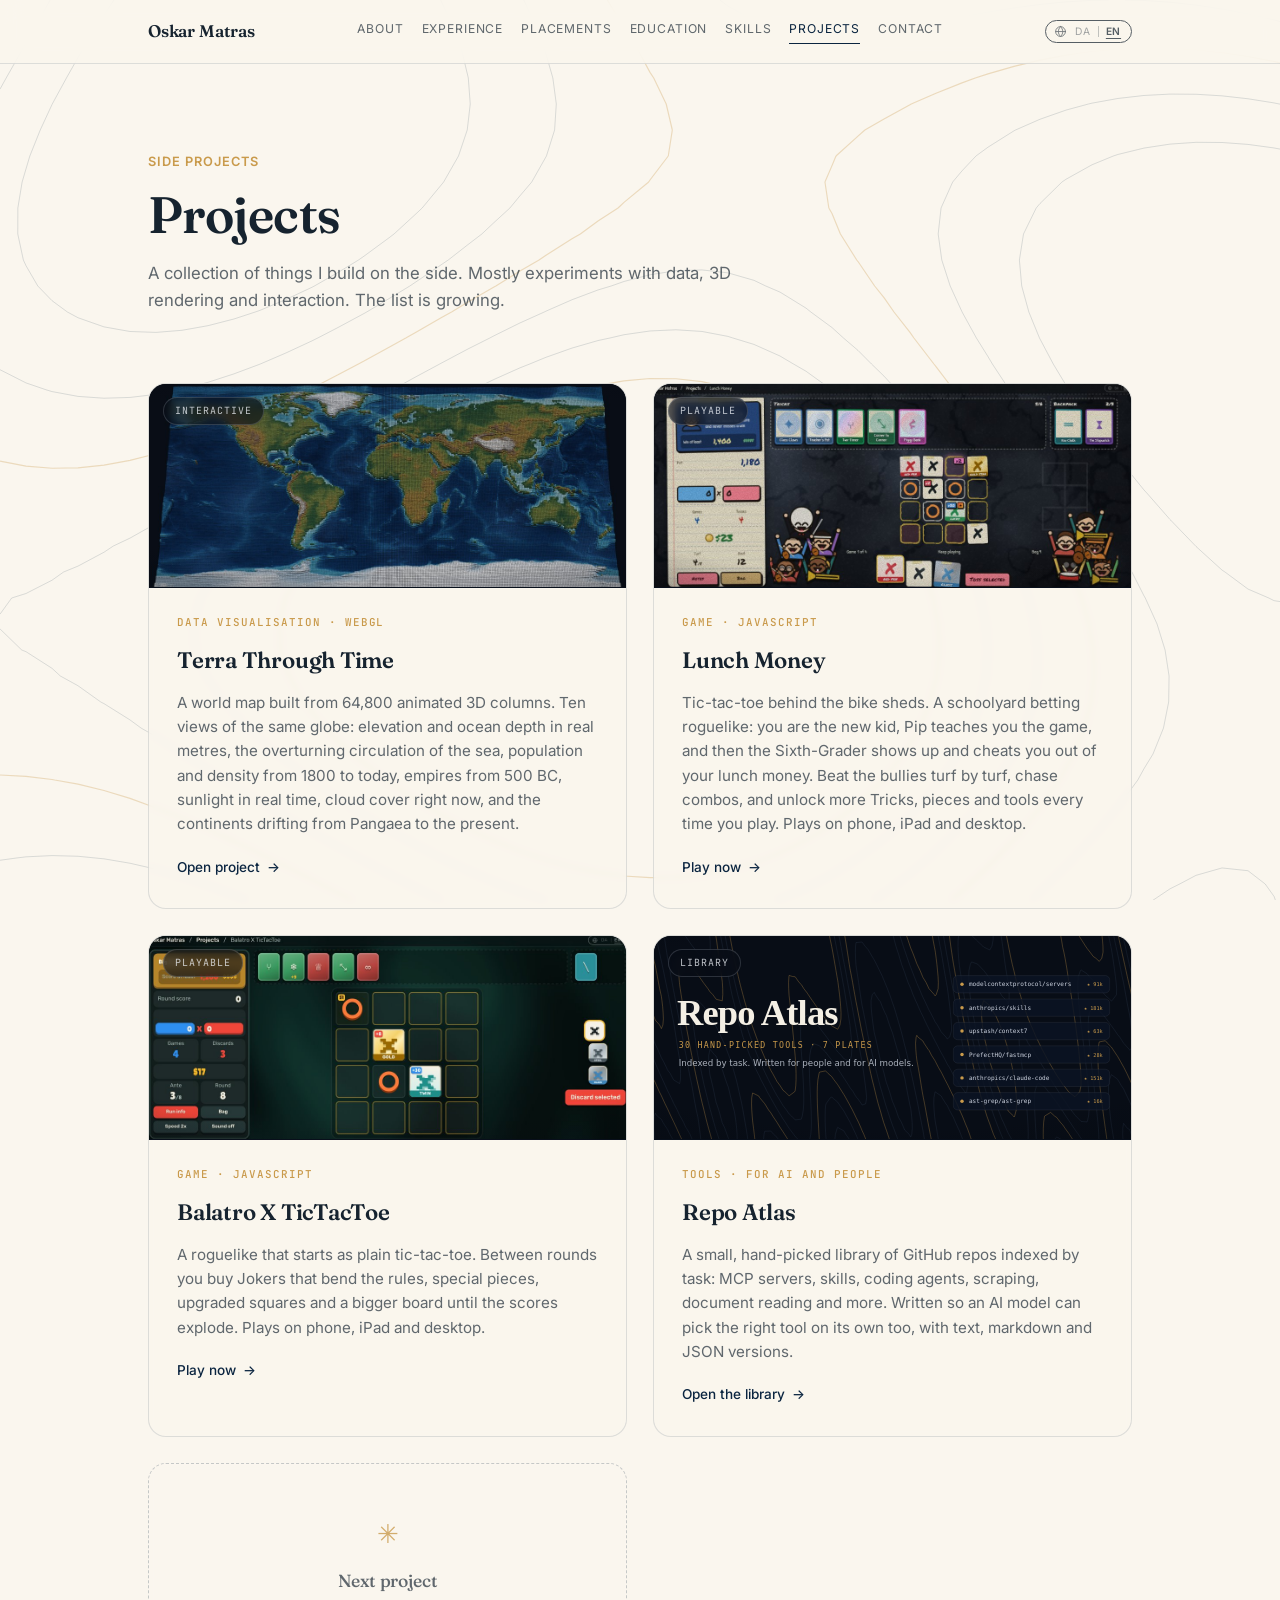
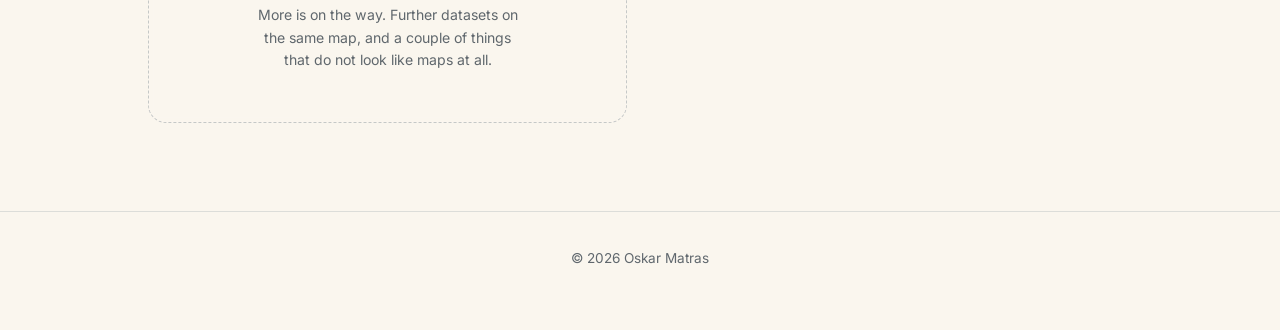
<file: Projects/index.html>
<!DOCTYPE html>
<html lang="da">
<head>
<meta charset="UTF-8">
<meta name="viewport" content="width=device-width, initial-scale=1.0">
<title data-da="Projekter · Oskar Matras" data-en="Projects · Oskar Matras">Projekter · Oskar Matras</title>
<meta name="description" content="Sideprojekter af Oskar Matras: eksperimenter med data, 3D-rendering og interaktion." data-da-content="Sideprojekter af Oskar Matras: eksperimenter med data, 3D-rendering og interaktion." data-en-content="Side projects by Oskar Matras: experiments with data, 3D rendering and interaction.">
<link rel="canonical" href="https://OskarMatras.com/Projects">

<link rel="preconnect" href="https://fonts.googleapis.com">
<link rel="preconnect" href="https://fonts.gstatic.com" crossorigin>
<link href="https://fonts.googleapis.com/css2?family=Fraunces:opsz,wght@9..144,400;9..144,500;9..144,600&family=Inter:wght@300;400;500;600;700&family=JetBrains+Mono:wght@400;500&display=swap" rel="stylesheet">

<style>
  /* ============================================================
     Projects index.

     Same palette, type and header as the CV page. Two things are
     specific to this page:

     1. The ambient background is a slowly morphing contour map
        rather than the CV page's flock. Same idea (something is
        always quietly moving back there) but the motif follows
        the content: this is the page that leads to a map.
     2. Each card carries a real frame of the project rather than a
        drawing of one, so the card shows the thing itself.
     ============================================================ */
  :root{
    --navy: #0b2540;
    --navy-deep: #071a2e;
    --teal: #14547a;
    --foam: #f4efe4;
    --cream: #faf6ee;
    --gold: #c99a4b;
    --ink: #16232f;
    --ink-soft: rgba(22,35,47,0.68);
    --line: rgba(11,37,64,0.12);
    --serif:'Fraunces', Georgia, serif;
    --sans:'Inter', system-ui, -apple-system, sans-serif;
    --mono:'JetBrains Mono', ui-monospace, Menlo, Consolas, monospace;
    --maxw: 1040px;
  }

  *{box-sizing:border-box;}
  html{scroll-behavior:smooth; overflow-x:hidden; width:100%;}
  body{
    margin:0;
    background:var(--cream);
    color:var(--ink);
    font-family:var(--sans);
    font-weight:400;
    line-height:1.6;
    -webkit-font-smoothing:antialiased;
    overflow-x:hidden;
    width:100%;
  }
  h1,h2,h3{font-family:var(--serif); font-weight:600; letter-spacing:-0.01em; margin:0;}
  a{color:inherit;}
  .wrap{max-width:var(--maxw); margin:0 auto; padding:0 28px;}

  /* ---------------- Ambient contour background ----------------
     A fixed, full-viewport canvas traces iso-lines through a drifting
     sine field, the same trick a topographic map uses, animated. It
     sits behind everything at low contrast; content blocks float over
     it on a barely-there tint so the lines still read through. */
  #contour-bg{
    position:fixed;
    inset:0;
    z-index:0;
    pointer-events:none;
    background:var(--cream);
  }
  @media (prefers-reduced-motion: reduce){
    #contour-bg{ opacity:0.6; }
  }
  main, header.site, footer{ position:relative; z-index:2; }

  /* ---------------- Header / nav, identical to the CV page ---------------- */
  header.site{
    position:sticky; top:0; z-index:50;
    backdrop-filter:blur(10px);
    -webkit-backdrop-filter:blur(10px);
    background:rgba(250,246,238,0.78);
    border-bottom:1px solid var(--line);
  }
  header.site .wrap{
    display:flex; align-items:center; justify-content:space-between;
    padding:18px 28px; gap:16px; flex-wrap:wrap;
  }
  /* The language switch sits in the header itself rather than inside
     the nav, so it survives the nav collapsing to a hamburger. On a
     phone it sits immediately left of that hamburger; on a wide screen
     it follows the brand and the links run on after it. */
  .nav-lang{ flex:none; margin-left:auto; order:1; font-size:0.92rem; }
  @media (max-width:760px){ .nav-toggle{ order:2; margin-left:10px; } }
  /* The header row is 880px wide and the links already fill most of it,
     so making room for the switch means tightening the gap between them
     rather than letting the row wrap into two. */
  @media (min-width:761px){
    .nav-lang{ order:3; margin-left:0; font-size:0.82rem; }
    header.site nav.main{ gap:18px; }
  }
  .brand{
    font-family:var(--serif); font-weight:600; font-size:1.05rem;
    text-decoration:none; letter-spacing:-0.01em; flex-shrink:0;
  }
  nav.main{
    display:flex; gap:26px;
    overflow-x:auto; -webkit-overflow-scrolling:touch;
    scrollbar-width:none; min-width:0;
  }
  nav.main::-webkit-scrollbar{display:none;}
  nav.main a{
    position:relative; text-decoration:none;
    font-size:0.76rem; letter-spacing:0.07em; text-transform:uppercase;
    color:var(--ink-soft); padding-bottom:5px;
    transition:color .25s ease; white-space:nowrap; flex-shrink:0;
  }
  nav.main a::after{
    content:''; position:absolute; left:0; right:0; bottom:0;
    height:1px; background:var(--navy);
    transform:scaleX(0); transform-origin:right;
    transition:transform .3s ease;
  }
  nav.main a:hover{color:var(--navy);}
  nav.main a:hover::after{transform-origin:left; transform:scaleX(1);}
  nav.main a.current{color:var(--navy);}
  nav.main a.current::after{transform:scaleX(1);}

  .nav-toggle{
    display:none; align-items:center; justify-content:center;
    width:38px; height:38px; margin-left:auto;
    background:none; border:none; padding:0;
    color:var(--navy); cursor:pointer;
  }
  .nav-toggle svg{width:22px; height:22px;}

  @media (max-width: 640px){
    header.site .wrap{ padding:14px 18px; gap:12px; }
    .brand{ font-size:0.95rem; }
    .nav-toggle{ display:inline-flex; }
    nav.main{
      display:none; flex-basis:100%; flex-direction:column;
      gap:0; overflow:visible; padding-top:6px;
    }
    nav.main.open{ display:flex; }
    nav.main a{ padding:11px 2px; font-size:0.8rem; border-top:1px solid var(--line); }
    nav.main a::after{ display:none; }
  }

  /* ---------------- Hero ---------------- */
  .hero{ padding:84px 0 40px; }
  .hero .eyebrow{
    display:inline-block; font-size:0.8rem; letter-spacing:0.08em;
    text-transform:uppercase; color:var(--gold); font-weight:600;
    margin-bottom:16px;
  }
  .hero h1{ font-size:clamp(2.2rem, 5vw, 3.2rem); line-height:1.05; }
  .hero p.lead{ max-width:58ch; margin-top:18px; font-size:1.05rem; color:var(--ink-soft); }

  section.block{ padding:12px 0 88px; }

  /* ---------------- Cards ----------------
     The gradient-border-follows-the-cursor treatment from the CV page,
     kept identical so the two pages feel like one system. */
  .cards{
    display:grid;
    grid-template-columns:repeat(auto-fit, minmax(330px,1fr));
    gap:26px;
  }
  .card{
    position:relative;
    display:flex; flex-direction:column;
    text-decoration:none; color:inherit;
    background:rgba(250,246,238,0.72);
    backdrop-filter:blur(3px);
    -webkit-backdrop-filter:blur(3px);
    border:1px solid var(--line);
    border-radius:18px;
    overflow:hidden;
    transition:transform .35s cubic-bezier(.2,.7,.3,1), box-shadow .35s ease;
    will-change:transform;
  }
  .card::before{
    content:'';
    position:absolute; inset:0;
    border-radius:inherit;
    padding:2.5px;
    background:radial-gradient(320px circle at var(--mx,50%) var(--my,50%), var(--gold) 0%, rgba(201,154,75,0.55) 38%, rgba(201,154,75,0) 74%);
    -webkit-mask:linear-gradient(#fff 0 0) content-box, linear-gradient(#fff 0 0);
    -webkit-mask-composite:xor;
            mask-composite:exclude;
    opacity:0;
    transition:opacity .35s ease;
    pointer-events:none;
    z-index:3;
  }
  .card:hover{
    transform:translateY(-4px);
    box-shadow:0 26px 50px rgba(11,37,64,0.18), 0 0 50px rgba(201,154,75,0.28);
  }
  .card:hover::before{opacity:1;}
  .card:focus-visible{ outline:2px solid var(--gold); outline-offset:3px; }

  /* The preview window: a still frame of the actual piece, in a dark inset
     that matches the plate on the project page. Aspect-locked so the grid
     stays even no matter the copy length. */
  .preview{
    position:relative;
    aspect-ratio:21 / 9;
    background:#080d16;
    border-bottom:1px solid var(--line);
    overflow:hidden;
  }
  .preview img{
    display:block; width:100%; height:100%;
    object-fit:cover;
    transform:scale(1.02);
    transition:transform .6s cubic-bezier(.2,.7,.3,1);
  }
  .card:hover .preview img{ transform:scale(1.06); }
  /* A soft vignette keeps the preview from fighting the cream card edge. */
  .preview::after{
    content:'';
    position:absolute; inset:0;
    background:radial-gradient(120% 90% at 50% 45%, rgba(0,0,0,0) 55%, rgba(4,8,14,0.55) 100%);
    pointer-events:none;
  }
  .preview .badge{
    position:absolute; left:14px; top:13px; z-index:2;
    font-family:var(--mono); font-size:0.62rem; letter-spacing:0.1em;
    text-transform:uppercase;
    color:rgba(240,243,249,0.78);
    background:rgba(8,13,22,0.6);
    border:1px solid rgba(232,238,250,0.16);
    border-radius:999px;
    padding:5px 11px;
    backdrop-filter:blur(4px);
    -webkit-backdrop-filter:blur(4px);
  }

  .card-body{ padding:26px 28px 30px; display:flex; flex-direction:column; flex:1; }
  .card .tag{
    font-family:var(--mono);
    font-size:0.68rem; color:var(--gold); text-transform:uppercase;
    letter-spacing:0.09em; font-weight:500;
  }
  .card h3{ font-size:1.4rem; margin-top:11px; }
  .card p{ color:var(--ink-soft); font-size:0.95rem; margin:12px 0 0; }
  .card .go{
    display:inline-flex; align-items:center; gap:7px;
    margin-top:20px; font-size:0.85rem; font-weight:500; color:var(--navy);
  }
  .card .go .arrow{ transition:transform .3s ease; display:inline-block; }
  .card:hover .go .arrow{ transform:translateX(4px); }

  /* Placeholder card: makes a short list look deliberate rather than empty. */
  .card.soon{
    background:transparent;
    border:1px dashed rgba(11,37,64,0.22);
    align-items:center; justify-content:center;
    text-align:center;
    padding:44px 30px;
    min-height:260px;
    cursor:default;
  }
  .card.soon:hover{ transform:none; box-shadow:none; }
  .card.soon::before{ display:none; }
  .card.soon .mark{
    font-family:var(--serif); font-size:1.6rem; color:var(--gold);
    margin-bottom:12px; opacity:0.8;
  }
  .card.soon h3{ font-size:1.1rem; margin:0; color:var(--ink-soft); font-weight:500; }
  .card.soon p{ font-size:0.88rem; max-width:30ch; margin-top:9px; }

  footer{
    padding:36px 0 60px; text-align:center;
    font-size:0.85rem; color:var(--ink-soft);
    border-top:1px solid var(--line);
    background:rgba(250,246,238,0.55);
  }

  @media (max-width: 640px){
    .hero{ padding:52px 0 28px; }
    .wrap{ padding:0 18px; }
    .cards{ grid-template-columns:1fr; gap:20px; }
    .card-body{ padding:22px 22px 26px; }
  }

  @media (prefers-reduced-motion: reduce){
    .card, .card .go .arrow{ transition:none; }
    .card:hover{ transform:none; }
  }
</style>
</head>
<body>

<!-- Fixed, full-page ambient contour animation -->
<canvas id="contour-bg" aria-hidden="true"></canvas>

<header class="site">
  <div class="wrap">
    <a class="brand" href="/">Oskar Matras</a>
    <span class="nav-lang" data-lang-switch></span>
    <button class="nav-toggle" id="nav-toggle" aria-label="Åbn menu" data-da-aria-label="Åbn menu" data-en-aria-label="Open menu" aria-expanded="false" aria-controls="main-nav">
      <svg viewBox="0 0 24 24" fill="none" stroke="currentColor" stroke-width="2" stroke-linecap="round"><line x1="3" y1="6" x2="21" y2="6"></line><line x1="3" y1="12" x2="21" y2="12"></line><line x1="3" y1="18" x2="21" y2="18"></line></svg>
    </button>
    <nav class="main" id="main-nav">
      <a href="/#om" data-da="Om" data-en="About">Om</a>
      <a href="/#erfaring" data-da="Erfaring" data-en="Experience">Erfaring</a>
      <a href="/#praktik" data-da="Praktik" data-en="Placements">Praktik</a>
      <a href="/#uddannelse" data-da="Uddannelse" data-en="Education">Uddannelse</a>
      <a href="/#kompetencer" data-da="Kompetencer" data-en="Skills">Kompetencer</a>
      <a href="/Projects" class="current" data-da="Projekter" data-en="Projects">Projekter</a>
      <a href="/#kontakt" data-da="Kontakt" data-en="Contact">Kontakt</a>
    </nav>
  </div>
</header>

<main>
  <section class="hero">
    <div class="wrap">
      <span class="eyebrow" data-da="Sideprojekter" data-en="Side projects">Sideprojekter</span>
      <h1 data-da="Projekter" data-en="Projects">Projekter</h1>
      <p class="lead" data-da="En samling af ting jeg bygger ved siden af. Mest eksperimenter med data, 3D-rendering og interaktion. Listen vokser." data-en="A collection of things I build on the side. Mostly experiments with data, 3D rendering and interaction. The list is growing.">En samling af ting jeg bygger ved siden af. Mest eksperimenter med data, 3D-rendering og interaktion. Listen vokser.</p>
    </div>
  </section>

  <section class="block">
    <div class="wrap">
      <div class="cards">

        <a class="card" href="/Projects/TerraThroughTime">
          <div class="preview">
            <!-- Above the fold and the whole point of the card, so it loads
                 eagerly rather than lazily. -->
            <img src="/Projects/terra-preview.jpg" width="1120" height="480" decoding="async" fetchpriority="high"
                 alt="Verdenskortet gengivet som tusindvis af 3D-søjler, farvet efter højde og havdybde." data-da-alt="Verdenskortet gengivet som tusindvis af 3D-søjler, farvet efter højde og havdybde." data-en-alt="The world map rendered as thousands of 3D columns, coloured by elevation and ocean depth.">
            <span class="badge" data-da="Interaktiv" data-en="Interactive">Interaktiv</span>
          </div>
          <div class="card-body">
            <span class="tag" data-da="Datavisualisering &middot; WebGL" data-en="Data visualisation &middot; WebGL">Datavisualisering &middot; WebGL</span>
            <h3>Terra Through Time</h3>
            <p data-da="Et verdenskort bygget af 64.800 animerede 3D-søjler. Ti visninger af den samme klode: højde og havdybde i rigtige meter, havets kredsløb, befolkning og tæthed fra 1800 til i dag, riger fra 500 f.Kr., sollys i realtid, skydække lige nu, og kontinenternes vandring fra Pangaea til nu."
               data-en="A world map built from 64,800 animated 3D columns. Ten views of the same globe: elevation and ocean depth in real metres, the overturning circulation of the sea, population and density from 1800 to today, empires from 500 BC, sunlight in real time, cloud cover right now, and the continents drifting from Pangaea to the present.">Et verdenskort bygget af 64.800 animerede 3D-søjler. Ti visninger af den samme klode: højde og havdybde i rigtige meter, havets kredsløb, befolkning og tæthed fra 1800 til i dag, riger fra 500 f.Kr., sollys i realtid, skydække lige nu, og kontinenternes vandring fra Pangaea til nu.</p>
            <span class="go"><span data-da="Åbn projekt" data-en="Open project">Åbn projekt</span> <span class="arrow">→</span></span>
          </div>
        </a>

        <a class="card" href="/Projects/LunchMoney/">
          <div class="preview">
            <img src="/Projects/lunch-money-preview.jpg" width="1120" height="480" decoding="async" loading="lazy"
                 alt="Et kryds og bolle-bræt på skolegården med Tricks, specielle X-brikker og jublende skolebørn med instrumenter langs kanten." data-da-alt="Et kryds og bolle-bræt på skolegården med Tricks, specielle X-brikker og jublende skolebørn med instrumenter langs kanten." data-en-alt="A tic-tac-toe board in the schoolyard with Tricks, special X pieces and cheering schoolkids with instruments along the edges.">
            <span class="badge" data-da="Spilbart" data-en="Playable">Spilbart</span>
          </div>
          <div class="card-body">
            <span class="tag" data-da="Spil &middot; JavaScript" data-en="Game &middot; JavaScript">Spil &middot; JavaScript</span>
            <h3>Lunch Money</h3>
            <p data-da="Kryds og bolle bag cykelskurene. Et roguelike om væddemål på skolegården: du er den nye, og Pip lærer dig spillet, indtil Sjetteklassen dukker op og snyder dig for madpengene. Slå bøllerne revir for revir, find kombinationer, og lås op for flere kneb, brikker og værktøj hver gang du spiller. Virker på telefon, iPad og computer."
               data-en="Tic-tac-toe behind the bike sheds. A schoolyard betting roguelike: you are the new kid, Pip teaches you the game, and then the Sixth-Grader shows up and cheats you out of your lunch money. Beat the bullies turf by turf, chase combos, and unlock more Tricks, pieces and tools every time you play. Plays on phone, iPad and desktop.">Kryds og bolle bag cykelskurene. Et roguelike om væddemål på skolegården: du er den nye, og Pip lærer dig spillet, indtil Sjetteklassen dukker op og snyder dig for madpengene. Slå bøllerne revir for revir, find kombinationer, og lås op for flere kneb, brikker og værktøj hver gang du spiller. Virker på telefon, iPad og computer.</p>
            <span class="go"><span data-da="Spil nu" data-en="Play now">Spil nu</span> <span class="arrow">→</span></span>
          </div>
        </a>

        <a class="card" href="/Projects/BalatroXTicTacToe/">
          <div class="preview">
            <img src="/Projects/balatro-x-tictactoe-preview.jpg" width="1120" height="480" decoding="async" loading="lazy"
                 alt="Et kryds og bolle-bræt med Jokerkort, specielle X-brikker og pointtavle." data-da-alt="Et kryds og bolle-bræt med Jokerkort, specielle X-brikker og pointtavle." data-en-alt="A tic-tac-toe board with Joker cards, special X pieces and a score ledger.">
            <span class="badge" data-da="Spilbart" data-en="Playable">Spilbart</span>
          </div>
          <div class="card-body">
            <span class="tag" data-da="Spil &middot; JavaScript" data-en="Game &middot; JavaScript">Spil &middot; JavaScript</span>
            <h3>Balatro X TicTacToe</h3>
            <p data-da="Et roguelike-spil der starter som almindeligt kryds og bolle. Mellem runderne køber du Jokere der bøjer reglerne, specielle brikker, opgraderede felter og et større bræt, indtil pointene eksploderer. Virker på telefon, iPad og computer."
               data-en="A roguelike that starts as plain tic-tac-toe. Between rounds you buy Jokers that bend the rules, special pieces, upgraded squares and a bigger board until the scores explode. Plays on phone, iPad and desktop.">Et roguelike-spil der starter som almindeligt kryds og bolle. Mellem runderne køber du Jokere der bøjer reglerne, specielle brikker, opgraderede felter og et større bræt, indtil pointene eksploderer. Virker på telefon, iPad og computer.</p>
            <span class="go"><span data-da="Spil nu" data-en="Play now">Spil nu</span> <span class="arrow">→</span></span>
          </div>
        </a>

        <a class="card" href="/Projects/RepoAtlas/">
          <div class="preview">
            <img src="/Projects/repo-atlas-preview.svg" width="1120" height="480" decoding="async" loading="lazy"
                 alt="Et konturkort med titlen Repo Atlas og en liste over håndplukkede GitHub-repos med stjerner." data-da-alt="Et konturkort med titlen Repo Atlas og en liste over håndplukkede GitHub-repos med stjerner." data-en-alt="A contour map titled Repo Atlas beside a list of hand-picked GitHub repos with their star counts.">
            <span class="badge" data-da="Bibliotek" data-en="Library">Bibliotek</span>
          </div>
          <div class="card-body">
            <span class="tag" data-da="Værktøjer &middot; Til AI og mennesker" data-en="Tools &middot; For AI and people">Værktøjer &middot; Til AI og mennesker</span>
            <h3>Repo Atlas</h3>
            <p data-da="Et lille, håndplukket bibliotek af GitHub-repos ordnet efter opgave: MCP-servere, skills, kodeagenter, scraping, dokumentlæsning og mere. Skrevet så en AI-model også selv kan vælge det rigtige værktøj, med tekst-, markdown- og JSON-versioner."
               data-en="A small, hand-picked library of GitHub repos indexed by task: MCP servers, skills, coding agents, scraping, document reading and more. Written so an AI model can pick the right tool on its own too, with text, markdown and JSON versions.">Et lille, håndplukket bibliotek af GitHub-repos ordnet efter opgave: MCP-servere, skills, kodeagenter, scraping, dokumentlæsning og mere. Skrevet så en AI-model også selv kan vælge det rigtige værktøj, med tekst-, markdown- og JSON-versioner.</p>
            <span class="go"><span data-da="Åbn biblioteket" data-en="Open the library">Åbn biblioteket</span> <span class="arrow">→</span></span>
          </div>
        </a>

        <div class="card soon">
          <div class="mark">✳</div>
          <h3 data-da="Næste projekt" data-en="Next project">Næste projekt</h3>
          <p data-da="Der er mere på vej. Flere datasæt på det samme kort, og et par ting der ikke ligner kort overhovedet." data-en="More is on the way. Further datasets on the same map, and a couple of things that do not look like maps at all.">Der er mere på vej. Flere datasæt på det samme kort, og et par ting der ikke ligner kort overhovedet.</p>
        </div>

      </div>
    </div>
  </section>
</main>

<footer>
  <div class="wrap">
    © <span id="year"></span> Oskar Matras
  </div>
</footer>

<script>
  document.getElementById('year').textContent = new Date().getFullYear();

  // Mobile nav dropdown, same behaviour as the CV page.
  (function(){
    var toggle = document.getElementById('nav-toggle');
    var nav = document.getElementById('main-nav');
    if(!toggle || !nav) return;
    toggle.addEventListener('click', function(){
      var open = nav.classList.toggle('open');
      toggle.setAttribute('aria-expanded', open ? 'true' : 'false');
    });
    nav.addEventListener('click', function(e){
      if(e.target.tagName === 'A'){
        nav.classList.remove('open');
        toggle.setAttribute('aria-expanded', 'false');
      }
    });
  })();

  // Cursor position drives the gold gradient border on each card.
  document.querySelectorAll('.card').forEach(function(el){
    el.addEventListener('mousemove', function(e){
      var r = el.getBoundingClientRect();
      el.style.setProperty('--mx', (e.clientX - r.left) + 'px');
      el.style.setProperty('--my', (e.clientY - r.top) + 'px');
    });
  });

  // ---------------------------------------------------------------
  // Ambient contour map.
  //
  // A scalar field made of three drifting sine waves is sampled on a
  // coarse grid, and marching squares traces the iso-lines through it
  // at a handful of levels. Because the field moves, the "terrain"
  // slowly reshapes itself (ridges merge, basins open) without ever
  // repeating exactly. Every few levels is drawn in gold as an index
  // contour, the way a real topographic sheet marks every fifth line.
  // ---------------------------------------------------------------
  (function(){
    var canvas = document.getElementById('contour-bg');
    if(!canvas) return;
    var ctx = canvas.getContext('2d');
    var reduce = window.matchMedia('(prefers-reduced-motion: reduce)').matches;
    var W, H, DPR, cols, rows;
    var CELL = 26;
    var field = [];

    function resize(){
      DPR = Math.min(window.devicePixelRatio || 1, 2);
      W = Math.max(1, window.innerWidth); H = Math.max(1, window.innerHeight);
      canvas.width = Math.round(W * DPR);
      canvas.height = Math.round(H * DPR);
      canvas.style.width = W + 'px';
      canvas.style.height = H + 'px';
      ctx.setTransform(DPR, 0, 0, DPR, 0, 0);
      cols = Math.ceil(W / CELL) + 1;
      rows = Math.ceil(H / CELL) + 1;
      field = new Float32Array(cols * rows);
    }
    // Re-checked every frame rather than only on the resize event: a page
    // that loads in a background tab can report a zero-size viewport, and
    // no resize event ever follows to correct it.
    function ensureSize(){
      var w = Math.max(1, window.innerWidth), h = Math.max(1, window.innerHeight);
      var dpr = Math.min(window.devicePixelRatio || 1, 2);
      if(w !== W || h !== H || dpr !== DPR) resize();
    }
    resize();
    window.addEventListener('resize', resize);

    var LEVELS = [-1.5, -0.9, -0.3, 0.3, 0.9, 1.5];

    function sample(t){
      // Three sine waves at different angles and speeds. Their sum has no
      // common period, so the field never loops back to a previous state.
      var i = 0;
      for(var r = 0; r < rows; r++){
        var y = r * CELL;
        for(var c = 0; c < cols; c++){
          var x = c * CELL;
          field[i++] =
            Math.sin(x * 0.0062 + t * 0.00019) +
            Math.sin(y * 0.0078 - t * 0.00014) +
            Math.sin((x + y) * 0.0037 + t * 0.00024) +
            Math.sin((x - y * 1.6) * 0.0029 - t * 0.00011);
        }
      }
    }

    // Linear interpolation along a cell edge, so lines land where the
    // level actually crosses rather than snapping to cell midpoints.
    function lerp(v1, v2, p1, p2, L){
      var d = v2 - v1;
      var s = Math.abs(d) < 1e-6 ? 0.5 : (L - v1) / d;
      return p1 + (p2 - p1) * s;
    }

    function drawLevel(L){
      ctx.beginPath();
      for(var r = 0; r < rows - 1; r++){
        for(var c = 0; c < cols - 1; c++){
          var i0 = r * cols + c;
          var tl = field[i0], tr = field[i0 + 1];
          var bl = field[i0 + cols], br = field[i0 + cols + 1];

          var idx = (tl > L ? 8 : 0) | (tr > L ? 4 : 0) | (br > L ? 2 : 0) | (bl > L ? 1 : 0);
          if(idx === 0 || idx === 15) continue;

          var x0 = c * CELL, y0 = r * CELL, x1 = x0 + CELL, y1 = y0 + CELL;
          // Crossing points on each edge, computed only when needed.
          var aX, aY, bX, bY, cX, cY, dX, dY;
          aX = lerp(tl, tr, x0, x1, L); aY = y0;   // top
          bX = x1; bY = lerp(tr, br, y0, y1, L);   // right
          cX = lerp(bl, br, x0, x1, L); cY = y1;   // bottom
          dX = x0; dY = lerp(tl, bl, y0, y1, L);   // left

          switch(idx){
            case 1:  case 14: ctx.moveTo(dX,dY); ctx.lineTo(cX,cY); break;
            case 2:  case 13: ctx.moveTo(cX,cY); ctx.lineTo(bX,bY); break;
            case 3:  case 12: ctx.moveTo(dX,dY); ctx.lineTo(bX,bY); break;
            case 4:  case 11: ctx.moveTo(aX,aY); ctx.lineTo(bX,bY); break;
            case 6:  case 9:  ctx.moveTo(aX,aY); ctx.lineTo(cX,cY); break;
            case 7:  case 8:  ctx.moveTo(dX,dY); ctx.lineTo(aX,aY); break;
            // Saddle cases: two separate segments through the cell.
            case 5:  ctx.moveTo(dX,dY); ctx.lineTo(aX,aY); ctx.moveTo(cX,cY); ctx.lineTo(bX,bY); break;
            case 10: ctx.moveTo(aX,aY); ctx.lineTo(bX,bY); ctx.moveTo(dX,dY); ctx.lineTo(cX,cY); break;
          }
        }
      }
      ctx.stroke();
    }

    function draw(t){
      ensureSize();
      sample(t);
      ctx.clearRect(0, 0, W, H);
      for(var k = 0; k < LEVELS.length; k++){
        // Index contours (every third line) are gold and slightly heavier.
        var index = (k % 3 === 0);
        ctx.strokeStyle = index ? 'rgba(201,154,75,0.30)' : 'rgba(11,37,64,0.16)';
        ctx.lineWidth = index ? 1.15 : 0.85;
        drawLevel(LEVELS[k]);
      }
    }

    var running = !document.hidden;
    document.addEventListener('visibilitychange', function(){ running = !document.hidden; });

    if(reduce){
      // Static single frame, but still redraw if the viewport changes so it
      // never gets stuck at a stale size.
      draw(0);
      window.addEventListener('resize', function(){ draw(0); });
      document.addEventListener('visibilitychange', function(){ if(!document.hidden) draw(0); });
      return;
    }
    function loop(now){
      if(running) draw(now);
      requestAnimationFrame(loop);
    }
    requestAnimationFrame(loop);
  })();
</script>

<script src="/i18n.js" defer></script>
</body>
</html>
</file>
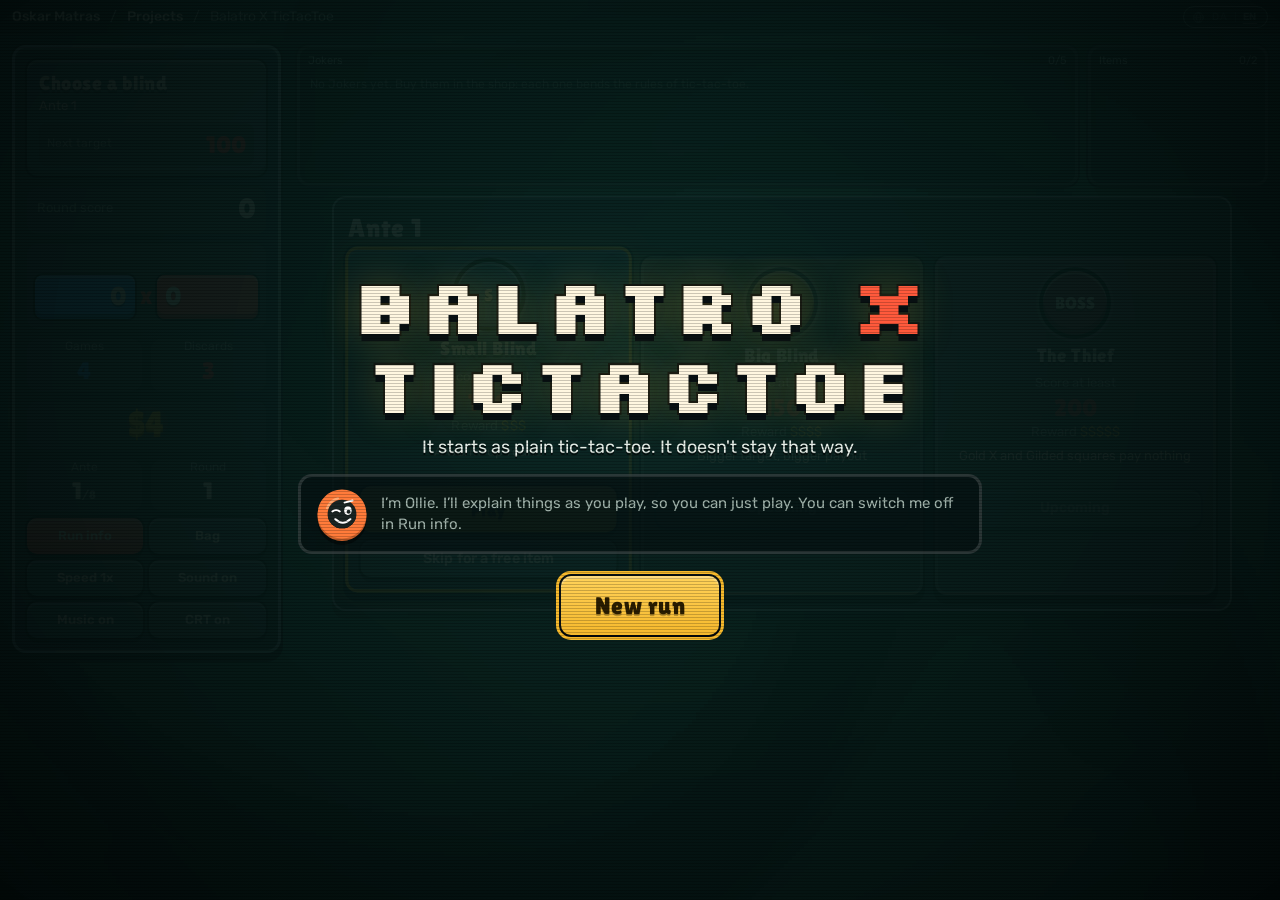
<file: Projects/BalatroXTicTacToe/index.html>
<!DOCTYPE html>
<html lang="en" data-lang-key="bxt-lang" data-lang-default="en">
<head>
<meta charset="UTF-8">
<meta name="viewport" content="width=device-width, initial-scale=1.0, viewport-fit=cover">
<title>Balatro X TicTacToe · Oskar Matras</title>
<meta name="description" content="A roguelike that starts as plain tic-tac-toe and grows into a stack of synergies." data-da-content="Et roguelike-spil der starter som almindeligt kryds og bolle og vokser til et regnestykke af synergier." data-en-content="A roguelike that starts as plain tic-tac-toe and grows into a stack of synergies.">
<link rel="canonical" href="https://OskarMatras.com/Projects/BalatroXTicTacToe/">
<meta name="theme-color" content="#0d2724">
<meta name="apple-mobile-web-app-capable" content="yes">
<meta name="mobile-web-app-capable" content="yes">
<meta name="apple-mobile-web-app-status-bar-style" content="black-translucent">
<meta name="format-detection" content="telephone=no">
<meta property="og:title" content="Balatro X TicTacToe">
<meta property="og:description" content="A roguelike that starts as plain tic-tac-toe and grows into a stack of synergies.">
<meta property="og:image" content="https://OskarMatras.com/Projects/balatro-x-tictactoe-preview.jpg">

<link rel="preconnect" href="https://fonts.googleapis.com">
<link rel="preconnect" href="https://fonts.gstatic.com" crossorigin>
<link href="https://fonts.googleapis.com/css2?family=Rubik:wght@400;500;600;700&family=Lilita+One&family=Silkscreen:wght@400;700&display=swap" rel="stylesheet">
<link rel="stylesheet" href="/Projects/BalatroXTicTacToe/game.css">
<link rel="modulepreload" href="/Projects/BalatroXTicTacToe/js/engine.js">
<link rel="modulepreload" href="/Projects/BalatroXTicTacToe/js/ui.js">
<script src="/i18n.js" defer></script>
<script type="module" src="/Projects/BalatroXTicTacToe/js/main.js"></script>
</head>
<body data-phase="title">
<canvas id="bg" aria-hidden="true"></canvas>

<header class="bar">
  <a href="/" class="home">Oskar Matras</a>
  <span aria-hidden="true">/</span>
  <a href="/Projects" data-da="Projekter" data-en="Projects">Projects</a>
  <span aria-hidden="true">/</span>
  <span class="crumb">Balatro X TicTacToe</span>
  <span class="bar-lang" data-lang-switch></span>
</header>

<div id="app">
  <aside id="side" aria-label="Status"></aside>
  <main id="main">
    <section id="rack" aria-label="Jokers"></section>
    <section id="stage"></section>
  </main>
</div>

<div id="overlay" hidden></div>
<div id="insp" hidden role="dialog"></div>
<div id="tip" hidden role="tooltip"></div>
<div id="toast" role="status" aria-live="polite"></div>

<noscript>
  <p style="padding:24px;font-family:system-ui,sans-serif;color:#f5efe0">
    The game needs JavaScript. / Spillet kræver JavaScript.
  </p>
</noscript>
</body>
</html>
</file>
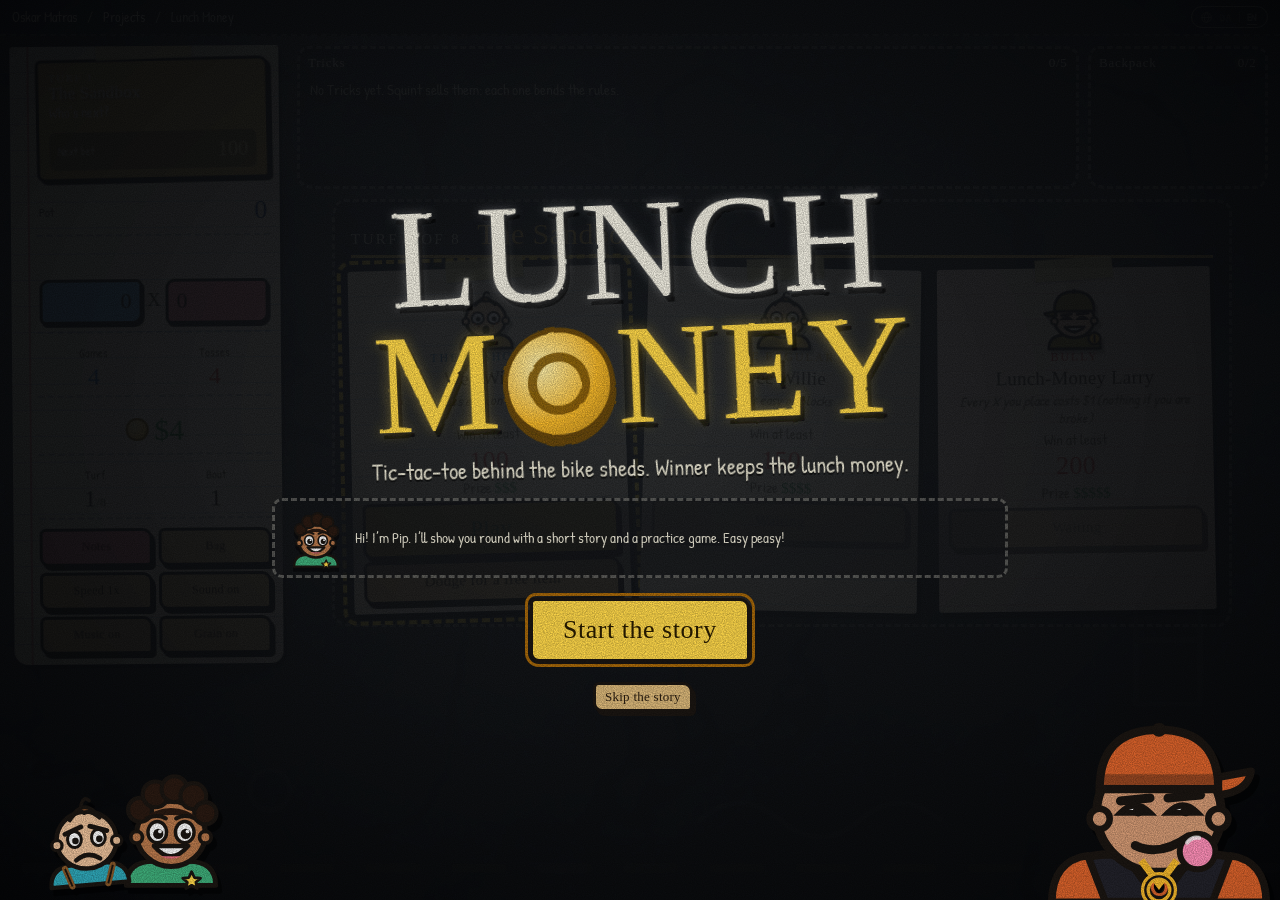
<file: Projects/LunchMoney/index.html>
<!DOCTYPE html>
<html lang="en" data-lang-key="lm-lang" data-lang-default="en">
<head>
<meta charset="UTF-8">
<meta name="viewport" content="width=device-width, initial-scale=1.0, viewport-fit=cover">
<title>Lunch Money · Oskar Matras</title>
<meta name="description" content="Tic-tac-toe behind the bike sheds. A schoolyard gambling roguelike: win the bets, beat the bullies, keep the lunch money." data-da-content="Kryds og bolle bag cykelskurene. Et roguelike om væddemål på skolegården: vind indsatserne, slå bøllerne og behold madpengene." data-en-content="Tic-tac-toe behind the bike sheds. A schoolyard gambling roguelike: win the bets, beat the bullies, keep the lunch money.">
<link rel="canonical" href="https://OskarMatras.com/Projects/LunchMoney/">
<meta name="theme-color" content="#2a2e33">
<meta name="apple-mobile-web-app-capable" content="yes">
<meta name="mobile-web-app-capable" content="yes">
<meta name="apple-mobile-web-app-status-bar-style" content="black-translucent">
<meta name="format-detection" content="telephone=no">
<meta property="og:title" content="Lunch Money">
<meta property="og:description" content="Tic-tac-toe behind the bike sheds. Winner keeps the lunch money.">

<link rel="preconnect" href="https://fonts.googleapis.com">
<link rel="preconnect" href="https://fonts.gstatic.com" crossorigin>
<link href="https://fonts.googleapis.com/css2?family=Patrick+Hand&family=Permanent+Marker&display=swap" rel="stylesheet">
<link rel="stylesheet" href="/Projects/LunchMoney/game.css">
<link rel="modulepreload" href="/Projects/LunchMoney/js/engine.js">
<link rel="modulepreload" href="/Projects/LunchMoney/js/ui.js">
<script src="/i18n.js" defer></script>
<script type="module" src="/Projects/LunchMoney/js/main.js"></script>
</head>
<body data-phase="title">
<canvas id="bg" aria-hidden="true"></canvas>
<div id="chalkLines" aria-hidden="true"></div>

<!-- Shared SVG filters: chalk and marker lines are never perfectly straight. -->
<svg width="0" height="0" style="position:absolute" aria-hidden="true" focusable="false">
  <defs>
    <filter id="rough" x="-8%" y="-8%" width="116%" height="116%"><feTurbulence type="fractalNoise" baseFrequency="0.035" numOctaves="2" seed="4" result="n"/><feDisplacementMap in="SourceGraphic" in2="n" scale="4.5"/></filter>
    <filter id="roughSm" x="-8%" y="-8%" width="116%" height="116%"><feTurbulence type="fractalNoise" baseFrequency="0.06" numOctaves="2" seed="9" result="n"/><feDisplacementMap in="SourceGraphic" in2="n" scale="2.4"/></filter>
    <filter id="chalkdust" x="0" y="0" width="100%" height="100%"><feTurbulence type="fractalNoise" baseFrequency="0.85" numOctaves="2" seed="2" result="t"/><feColorMatrix in="t" type="matrix" values="0 0 0 0 1  0 0 0 0 1  0 0 0 0 1  0 0 0 1.4 -.62" result="m"/><feComposite in="SourceGraphic" in2="m" operator="in"/></filter>
  </defs>
</svg>

<header class="bar">
  <a href="/" class="home">Oskar Matras</a>
  <span aria-hidden="true">/</span>
  <a href="/Projects" data-da="Projekter" data-en="Projects">Projects</a>
  <span aria-hidden="true">/</span>
  <span class="crumb">Lunch Money</span>
  <span class="bar-lang" data-lang-switch></span>
</header>

<div id="app">
  <aside id="side" aria-label="Status"></aside>
  <main id="main">
    <section id="rack" aria-label="Tricks"></section>
    <section id="stage"></section>
  </main>
</div>

<div id="overlay" hidden></div>
<div id="insp" hidden role="dialog"></div>
<div id="tip" hidden role="tooltip"></div>
<div id="toast" role="status" aria-live="polite"></div>

<noscript>
  <p style="padding:24px;font-family:system-ui,sans-serif;color:#f5efe0">
    The game needs JavaScript. / Spillet kræver JavaScript.
  </p>
</noscript>
</body>
</html>
</file>
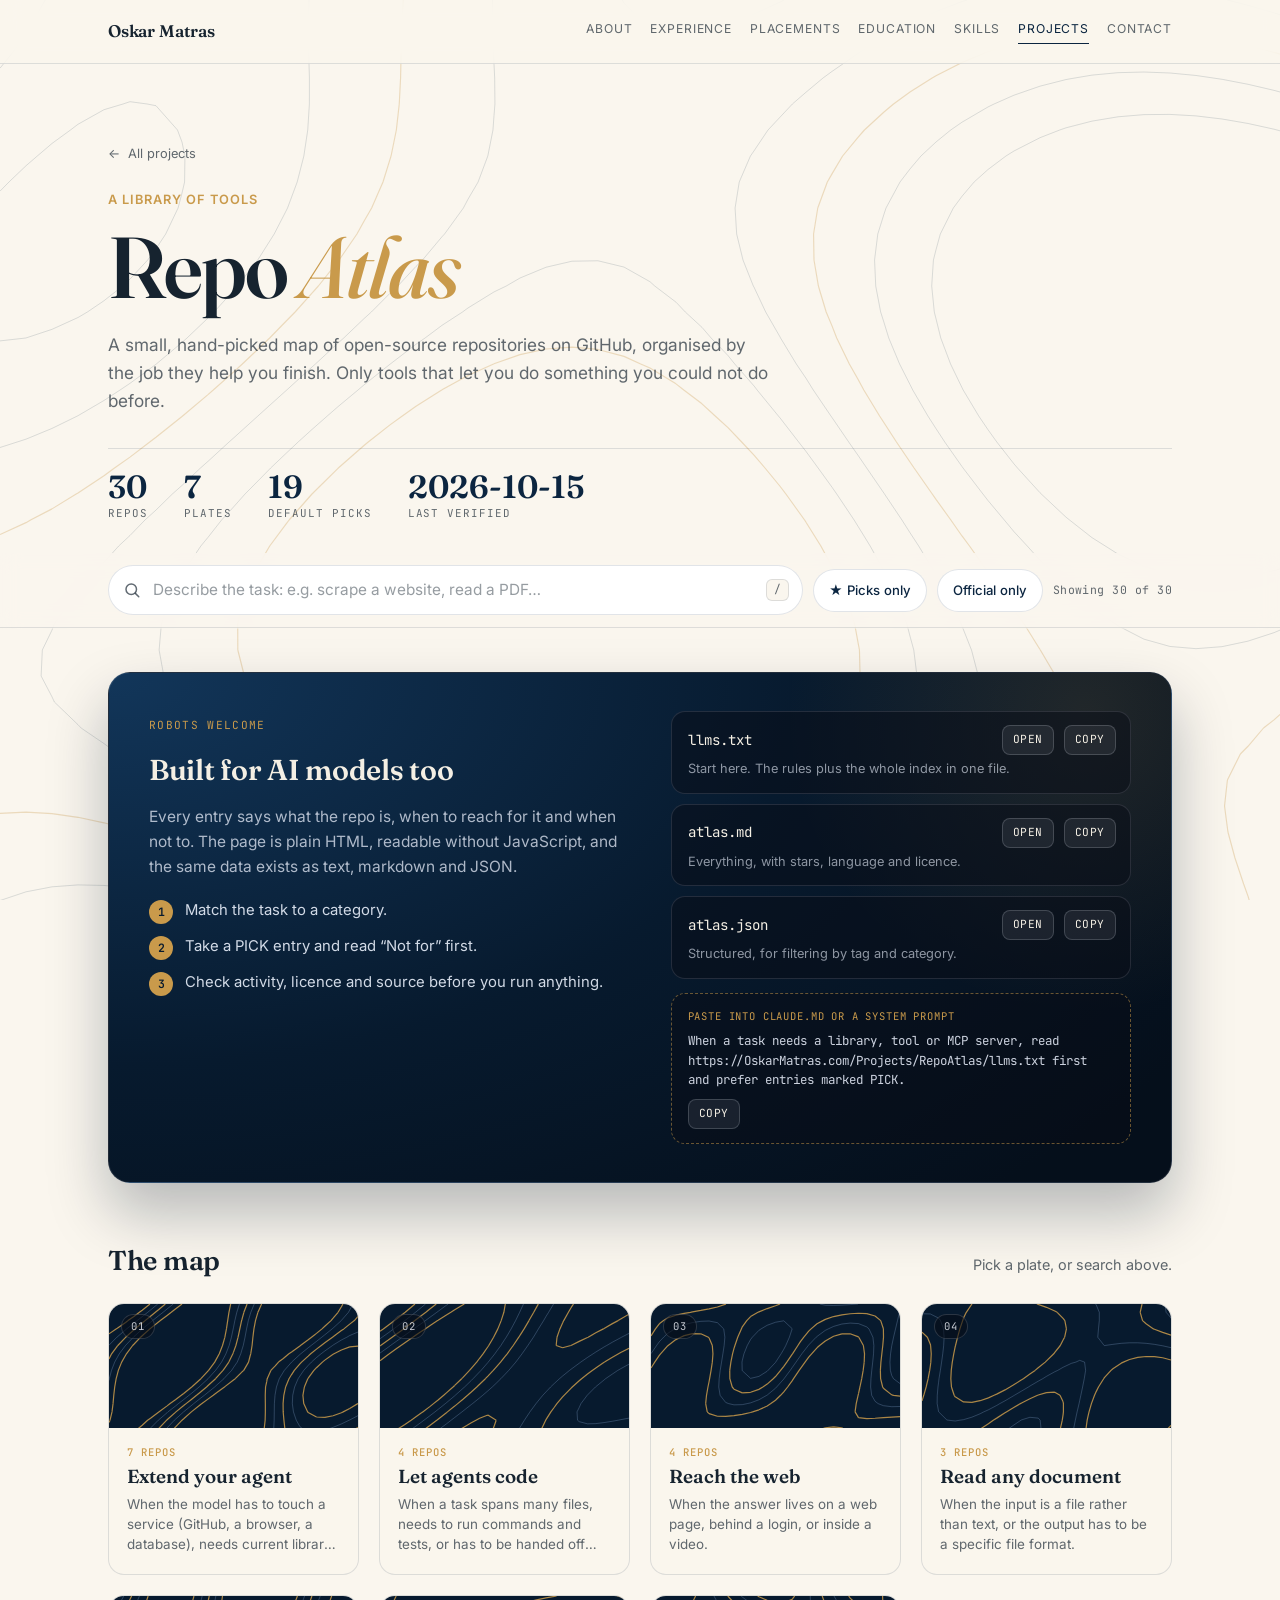
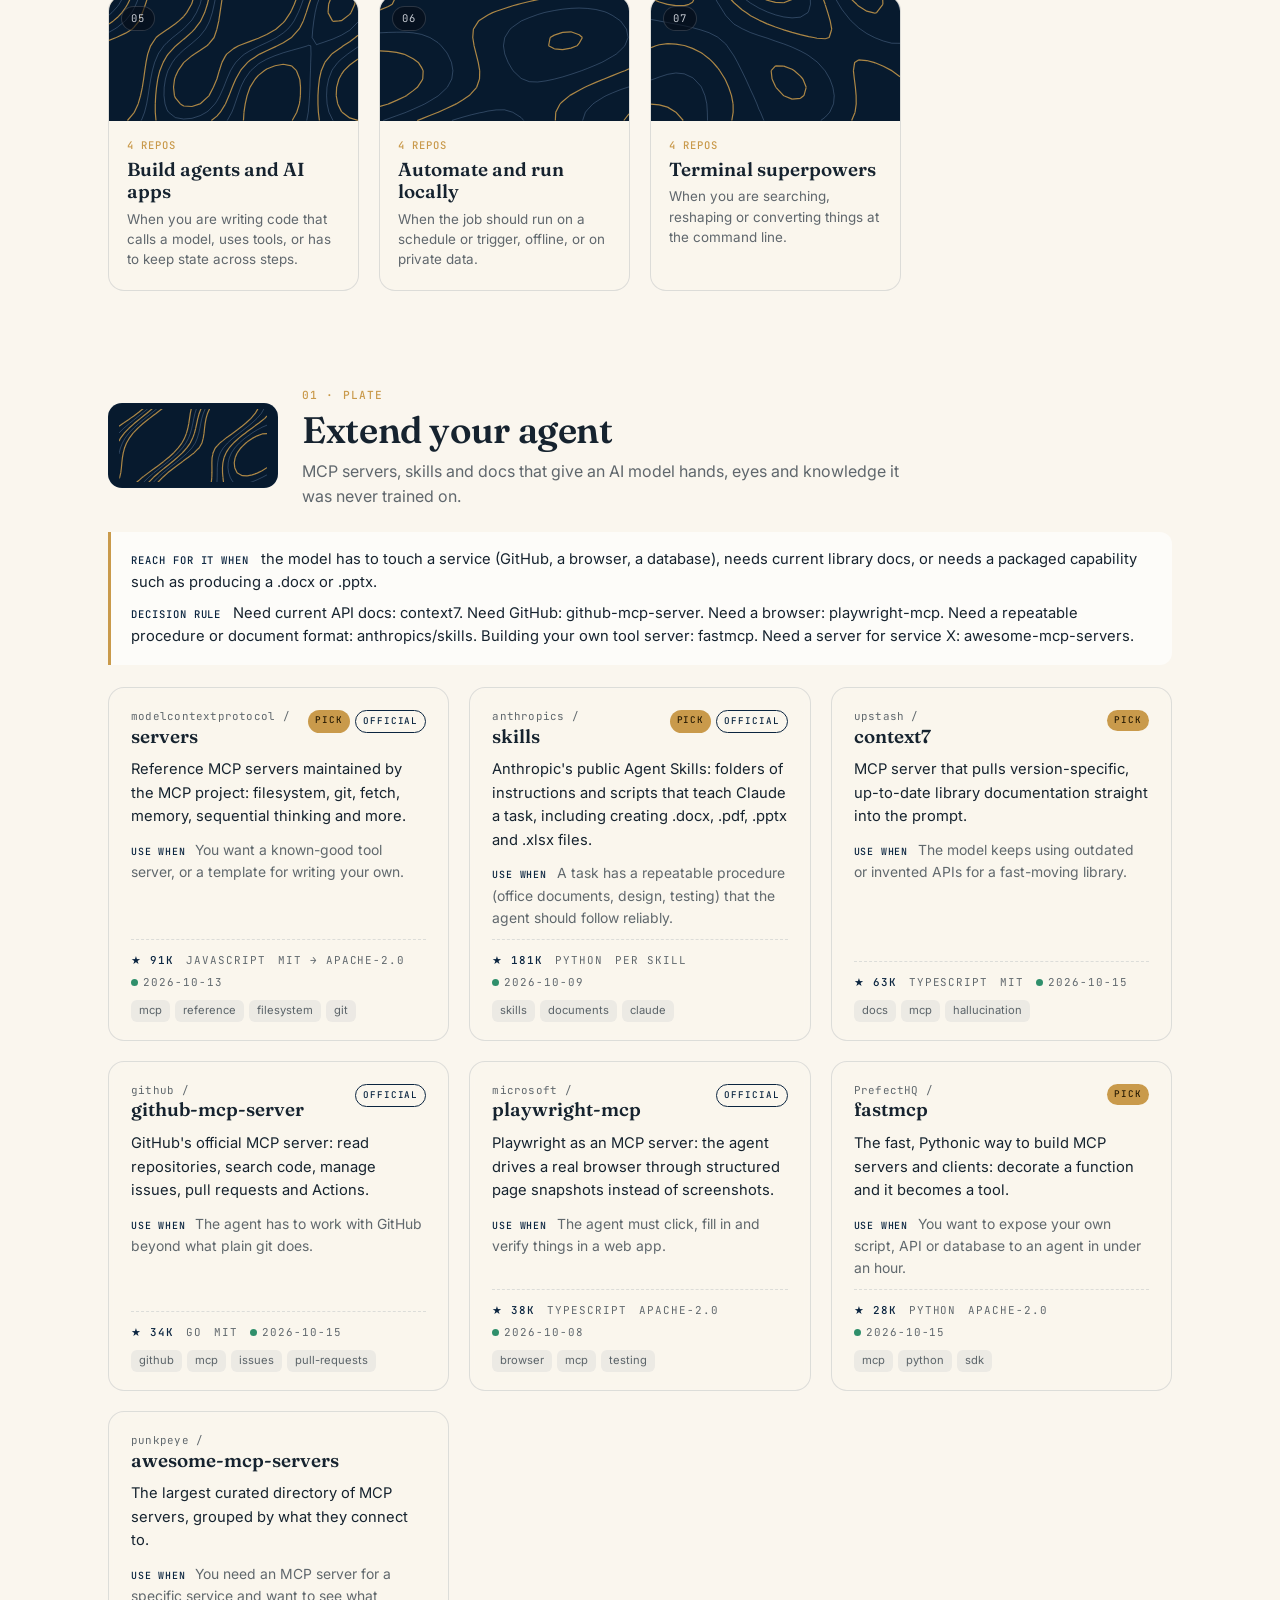
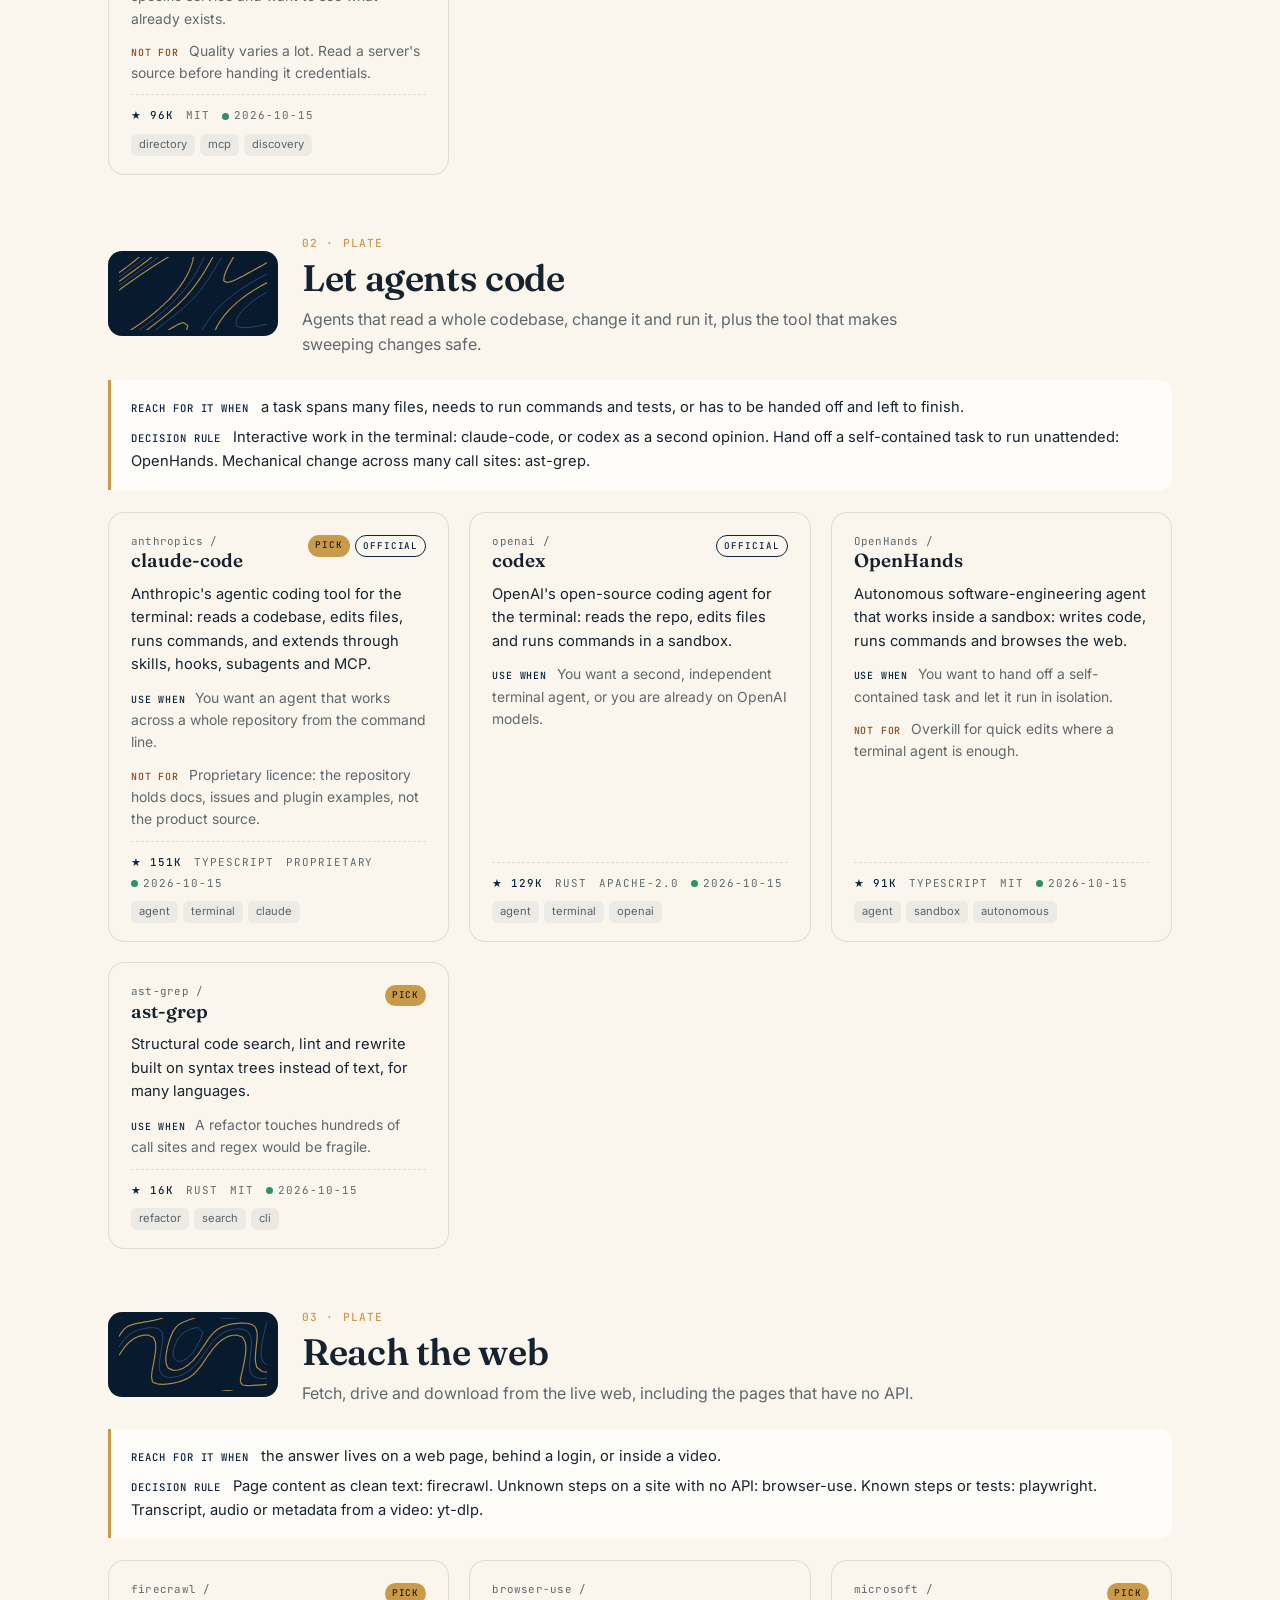
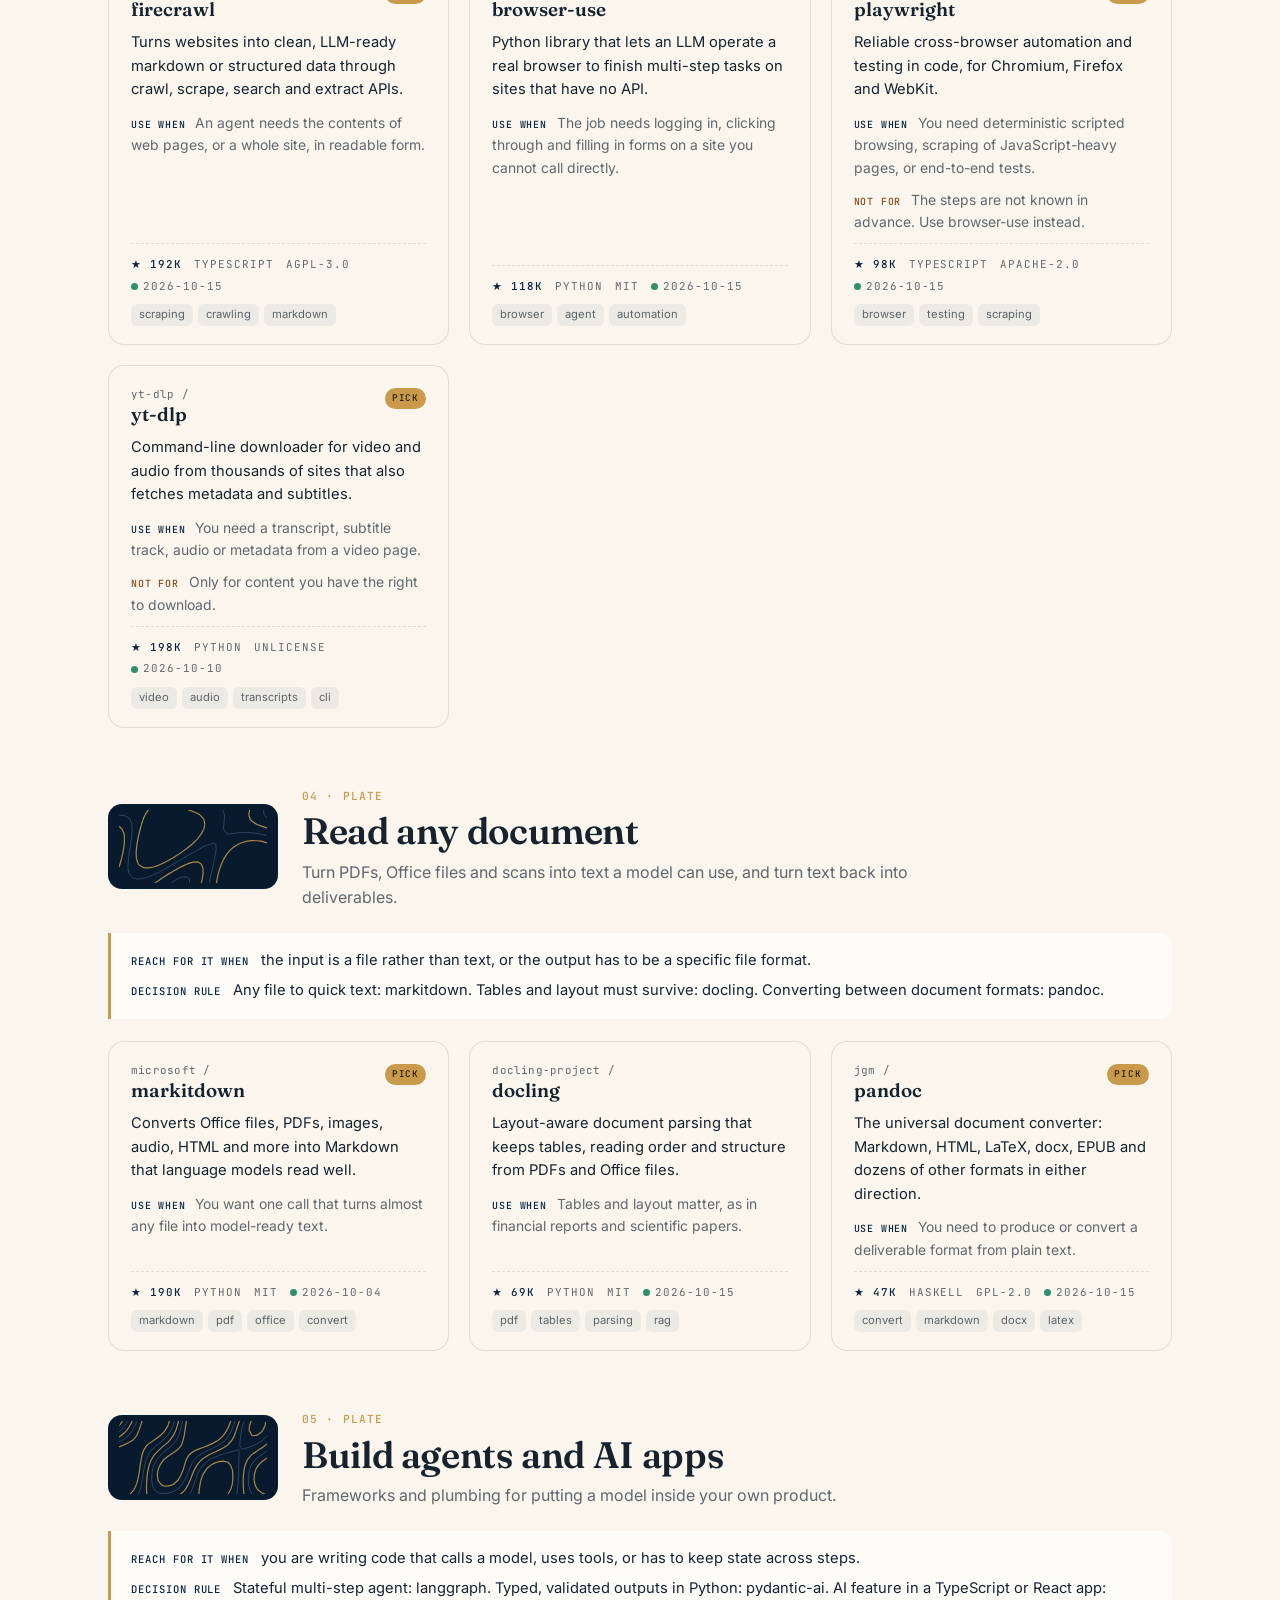
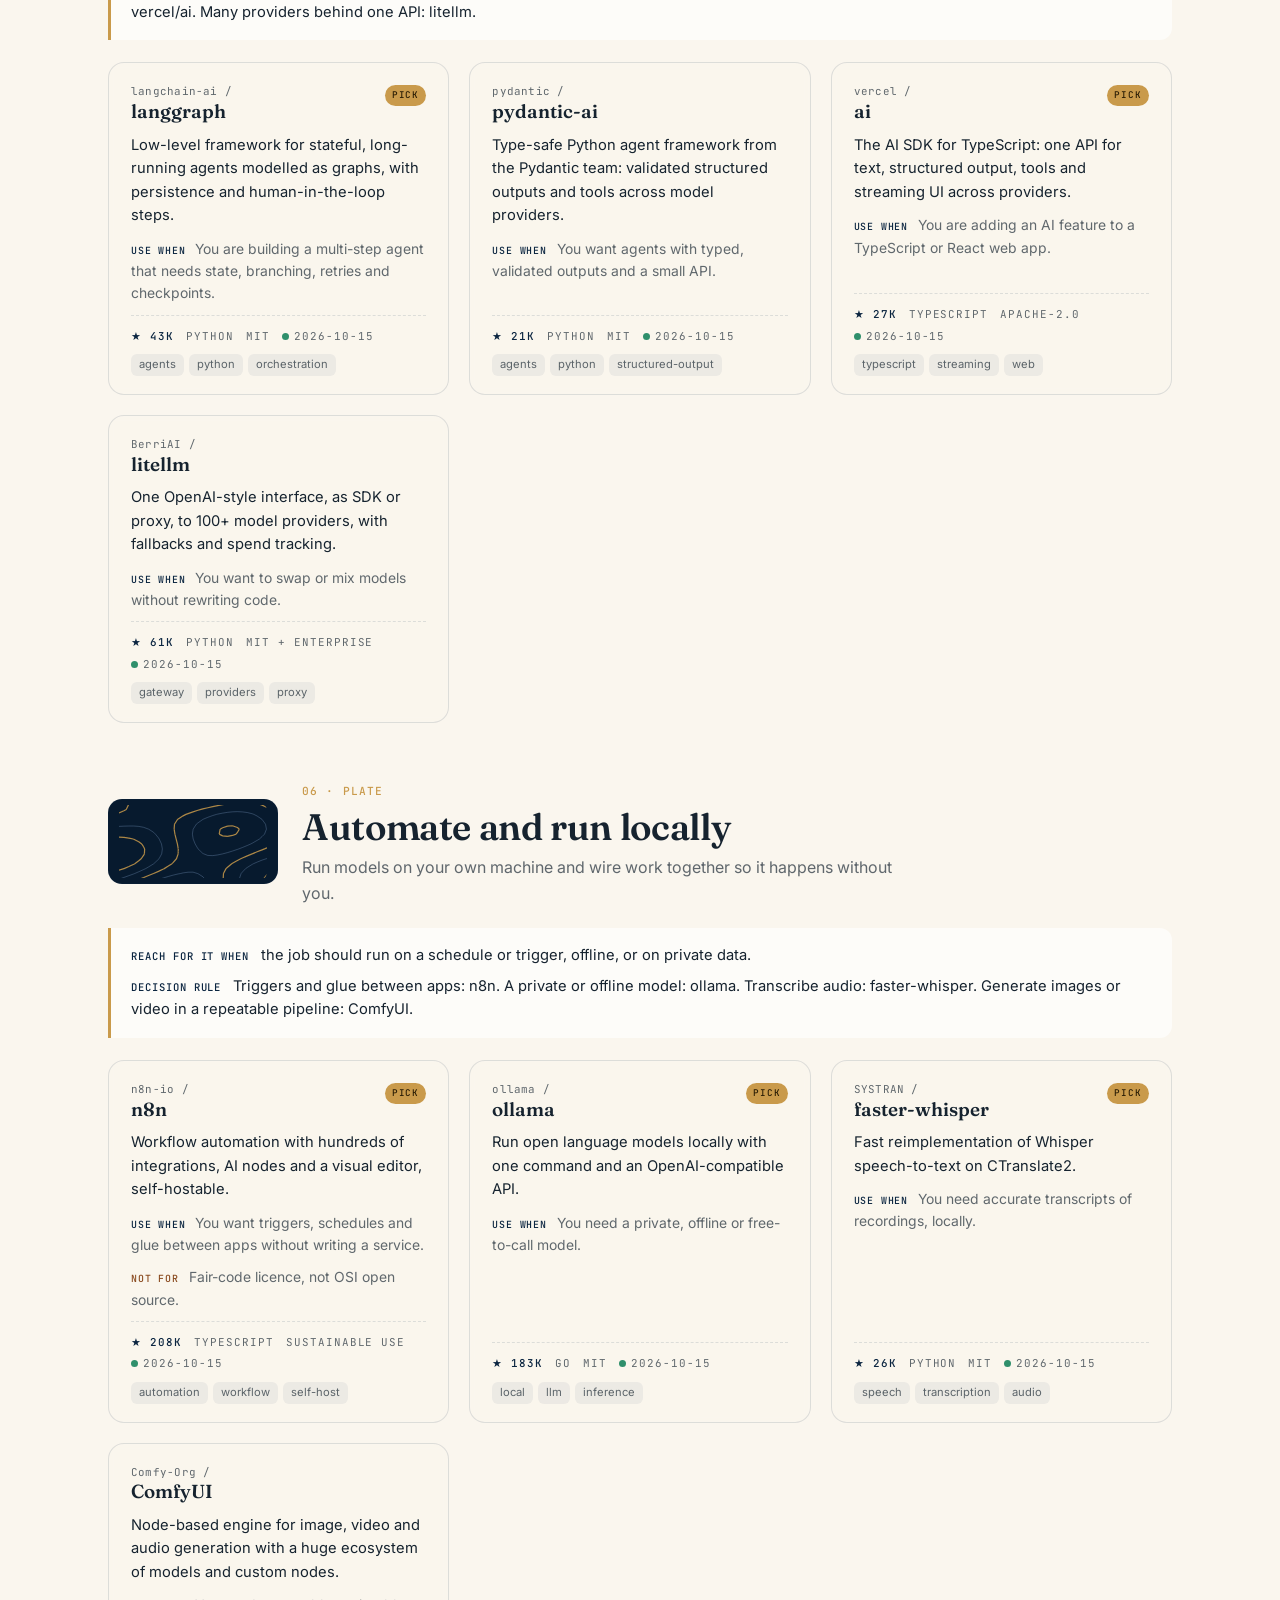
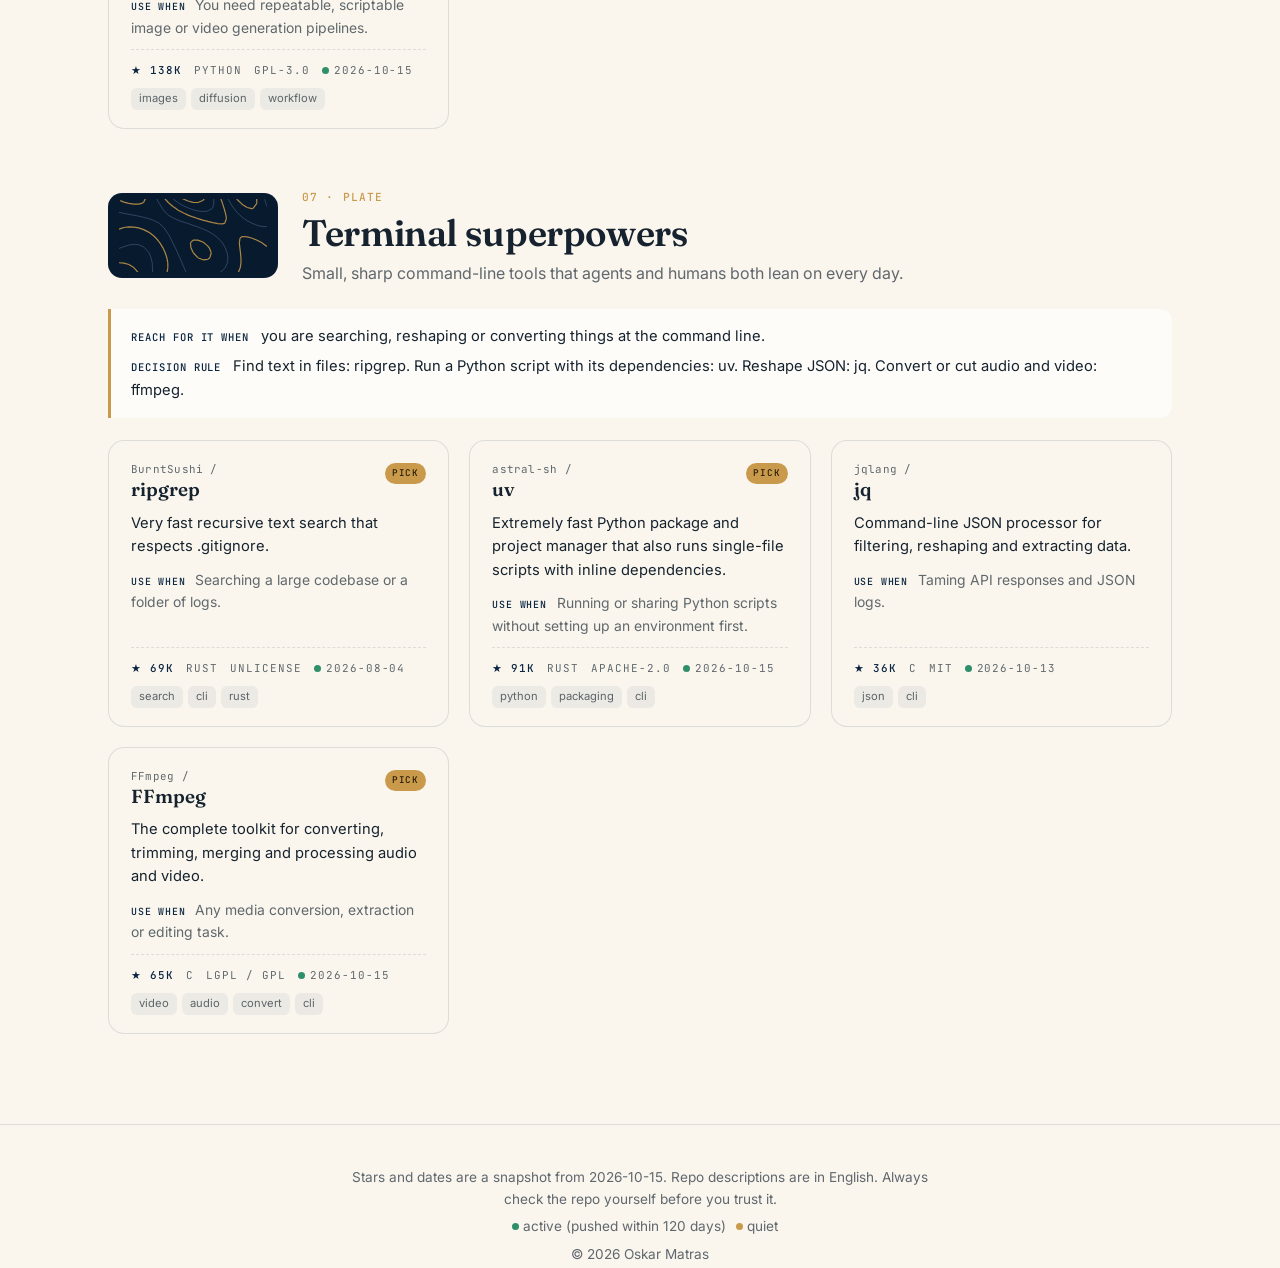
<file: Projects/RepoAtlas/index.html>
<!DOCTYPE html>
<html lang="en">
<head>
<meta charset="UTF-8">
<meta name="viewport" content="width=device-width, initial-scale=1.0">
<title>Repo Atlas · Oskar Matras</title>
<meta name="description" content="A hand-picked library of open-source repositories indexed by task, written for people and AI models.">
<link rel="canonical" href="https://OskarMatras.com/Projects/RepoAtlas/">
<link rel="alternate" type="text/plain" href="llms.txt" title="llms.txt">
<link rel="alternate" type="text/markdown" href="atlas.md" title="atlas.md">
<link rel="alternate" type="application/json" href="atlas.json" title="atlas.json">

<link rel="preconnect" href="https://fonts.googleapis.com">
<link rel="preconnect" href="https://fonts.gstatic.com" crossorigin>
<link href="https://fonts.googleapis.com/css2?family=Fraunces:opsz,wght@9..144,400;9..144,500;9..144,600&family=Inter:wght@300;400;500;600;700&family=JetBrains+Mono:wght@400;500&display=swap" rel="stylesheet">

<style>
  /* ============================================================
     Repo Atlas.

     Same palette, type and header as the rest of the site. The idea
     is a map of tools: every category is a "plate" with its own
     frozen contour terrain, and the page behind it keeps drifting
     like the Projects index.

     This file is generated from tools/repo-atlas/template.html.
     Edit the template or atlas.txt, not this output.
     ============================================================ */
  :root{
    --navy:#0b2540; --navy-deep:#071a2e; --teal:#14547a;
    --foam:#f4efe4; --cream:#faf6ee; --gold:#c99a4b;
    --ink:#16232f; --ink-soft:rgba(22,35,47,0.68);
    --line:rgba(11,37,64,0.12);
    --live:#2f8f6b;
    --serif:'Fraunces', Georgia, serif;
    --sans:'Inter', system-ui, -apple-system, sans-serif;
    --mono:'JetBrains Mono', ui-monospace, Menlo, Consolas, monospace;
    --maxw:1120px;
    --hh:64px;
  }
  *{box-sizing:border-box;}
  [hidden]{display:none !important;}
  html{scroll-behavior:smooth; overflow-x:hidden; width:100%; scroll-padding-top:140px;}
  body{margin:0; background:var(--cream); color:var(--ink); font-family:var(--sans);
       font-weight:400; line-height:1.6; -webkit-font-smoothing:antialiased;
       overflow-x:clip; width:100%;}
  h1,h2,h3{font-family:var(--serif); font-weight:600; letter-spacing:-0.01em; margin:0;}
  a{color:inherit;}
  .wrap{max-width:var(--maxw); margin:0 auto; padding:0 28px;}

  #contour-bg{position:fixed; inset:0; z-index:0; pointer-events:none; background:var(--cream);}
  @media (prefers-reduced-motion: reduce){ #contour-bg{opacity:0.6;} }
  main, header.site, footer{position:relative; z-index:2;}

  /* ---------------- Header, identical to the Projects index ---------------- */
  header.site{position:sticky; top:0; z-index:60; backdrop-filter:blur(10px);
    -webkit-backdrop-filter:blur(10px); background:rgba(250,246,238,0.78);
    border-bottom:1px solid var(--line);}
  header.site .wrap{display:flex; align-items:center; justify-content:space-between;
    padding:18px 28px; gap:16px; flex-wrap:wrap;}
  .nav-lang{flex:none; margin-left:auto; order:1; font-size:0.92rem;}
  @media (max-width:760px){ .nav-toggle{order:2; margin-left:10px;} }
  @media (min-width:761px){
    .nav-lang{order:3; margin-left:0; font-size:0.82rem;}
    header.site nav.main{gap:18px;}
  }
  .brand{font-family:var(--serif); font-weight:600; font-size:1.05rem; text-decoration:none;
    letter-spacing:-0.01em; flex-shrink:0;}
  nav.main{display:flex; gap:26px; overflow-x:auto; -webkit-overflow-scrolling:touch;
    scrollbar-width:none; min-width:0;}
  nav.main::-webkit-scrollbar{display:none;}
  nav.main a{position:relative; text-decoration:none; font-size:0.76rem; letter-spacing:0.07em;
    text-transform:uppercase; color:var(--ink-soft); padding-bottom:5px;
    transition:color .25s ease; white-space:nowrap; flex-shrink:0;}
  nav.main a::after{content:''; position:absolute; left:0; right:0; bottom:0; height:1px;
    background:var(--navy); transform:scaleX(0); transform-origin:right; transition:transform .3s ease;}
  nav.main a:hover{color:var(--navy);}
  nav.main a:hover::after{transform-origin:left; transform:scaleX(1);}
  nav.main a.current{color:var(--navy);}
  nav.main a.current::after{transform:scaleX(1);}
  .nav-toggle{display:none; align-items:center; justify-content:center; width:38px; height:38px;
    margin-left:auto; background:none; border:none; padding:0; color:var(--navy); cursor:pointer;}
  .nav-toggle svg{width:22px; height:22px;}
  @media (max-width:640px){
    header.site .wrap{padding:14px 18px; gap:12px;}
    .brand{font-size:0.95rem;}
    .nav-toggle{display:inline-flex;}
    nav.main{display:none; flex-basis:100%; flex-direction:column; gap:0; overflow:visible; padding-top:6px;}
    nav.main.open{display:flex;}
    nav.main a{padding:11px 2px; font-size:0.8rem; border-top:1px solid var(--line);}
    nav.main a::after{display:none;}
  }

  /* ---------------- Hero ---------------- */
  .hero{padding:76px 0 30px;}
  .crumb{display:inline-flex; align-items:center; gap:8px; font-size:0.8rem; color:var(--ink-soft);
    text-decoration:none; margin-bottom:26px;}
  .crumb:hover{color:var(--navy);}
  .eyebrow{display:block; font-size:0.8rem; letter-spacing:0.08em; text-transform:uppercase;
    color:var(--gold); font-weight:600; margin-bottom:14px;}
  .hero h1{font-size:clamp(2.8rem, 8vw, 5.4rem); line-height:0.98; letter-spacing:-0.025em;}
  .hero h1 em{font-style:italic; color:var(--gold); font-weight:500;}
  .hero p.lead{max-width:60ch; margin:22px 0 0; font-size:1.08rem; color:var(--ink-soft);}
  .stats{display:flex; flex-wrap:wrap; gap:10px 36px; margin-top:34px; padding-top:22px;
    border-top:1px solid var(--line);}
  .stats div{display:flex; flex-direction:column; gap:2px;}
  .stats b{font-family:var(--serif); font-size:2rem; font-weight:600; line-height:1; color:var(--navy);}
  .stats span{font-family:var(--mono); font-size:0.68rem; letter-spacing:0.09em;
    text-transform:uppercase; color:var(--ink-soft);}

  /* ---------------- Search toolbar ---------------- */
  .toolbar{position:sticky; top:var(--hh); z-index:40; padding:12px 0;
    background:rgba(250,246,238,0.82); backdrop-filter:blur(10px);
    -webkit-backdrop-filter:blur(10px); border-bottom:1px solid var(--line);}
  .tb-in{display:flex; align-items:center; gap:10px; flex-wrap:wrap;}
  .search{position:relative; flex:1 1 320px; min-width:0;}
  .search svg{position:absolute; left:15px; top:50%; width:18px; height:18px; transform:translateY(-50%);
    color:var(--ink-soft); pointer-events:none;}
  .search input{width:100%; font:inherit; font-size:0.96rem; color:var(--ink); padding:12px 44px 12px 44px;
    background:#fff; border:1px solid var(--line); border-radius:999px; outline:none;
    transition:border-color .2s ease, box-shadow .2s ease;}
  .search input::placeholder{color:rgba(22,35,47,0.45);}
  .search input:focus{border-color:var(--gold); box-shadow:0 0 0 4px rgba(201,154,75,0.2);}
  .search kbd{position:absolute; right:14px; top:50%; transform:translateY(-50%); font-family:var(--mono);
    font-size:0.7rem; color:var(--ink-soft); border:1px solid var(--line); border-radius:6px;
    padding:1px 7px; background:var(--cream); pointer-events:none;}
  .toggle{font:inherit; font-size:0.82rem; font-weight:500; color:var(--navy); cursor:pointer;
    padding:10px 15px; border-radius:999px; border:1px solid var(--line); background:#fff;
    transition:background .2s ease, color .2s ease, border-color .2s ease; white-space:nowrap;}
  .toggle:hover{border-color:var(--gold);}
  .toggle[aria-pressed="true"]{background:var(--navy); color:var(--foam); border-color:var(--navy);}
  .count{font-family:var(--mono); font-size:0.72rem; color:var(--ink-soft); letter-spacing:0.04em;
    margin-left:auto; white-space:nowrap;}

  /* ---------------- For AI panel ---------------- */
  .ai{margin:44px 0 0; position:relative; overflow:hidden; border-radius:22px; color:#e8eefa;
    background:radial-gradient(120% 140% at 0% 0%, #12365a 0%, var(--navy-deep) 55%, #050f1b 100%);
    border:1px solid rgba(232,238,250,0.12); box-shadow:0 30px 60px rgba(7,26,46,0.28);}
  .ai::before{content:''; position:absolute; inset:0; pointer-events:none; opacity:.5;
    background:radial-gradient(500px circle at 92% 8%, rgba(201,154,75,0.28), transparent 60%);}
  .ai-in{position:relative; display:grid; grid-template-columns:1.05fr 1fr; gap:38px; padding:38px 40px;}
  .ai .tag{font-family:var(--mono); font-size:0.7rem; color:var(--gold); letter-spacing:0.12em;
    text-transform:uppercase;}
  .ai h2{font-size:1.8rem; margin-top:10px; color:var(--foam);}
  .ai p{color:rgba(232,238,250,0.74); font-size:0.97rem; margin:12px 0 0;}
  .steps{list-style:none; margin:20px 0 0; padding:0; display:grid; gap:11px; counter-reset:s;}
  .steps li{counter-increment:s; display:flex; gap:12px; font-size:0.93rem; color:rgba(232,238,250,0.9);}
  .steps li::before{content:counter(s); flex:none; width:24px; height:24px; border-radius:50%;
    display:grid; place-items:center; font-family:var(--mono); font-size:0.72rem; color:var(--navy-deep);
    background:var(--gold); font-weight:600; margin-top:1px;}
  .eps{display:grid; gap:10px; align-content:start;}
  .ep{display:grid; grid-template-columns:1fr auto auto; gap:6px 10px; align-items:center;
    padding:13px 14px 13px 16px; border-radius:14px; background:rgba(8,13,22,0.5);
    border:1px solid rgba(232,238,250,0.12);}
  .ep code{font-family:var(--mono); font-size:0.88rem; color:var(--foam);}
  .ep .d{grid-column:1 / -1; font-size:0.8rem; color:rgba(232,238,250,0.6); margin-top:-2px;}
  .mini{font:inherit; font-family:var(--mono); font-size:0.7rem; letter-spacing:0.05em; text-transform:uppercase;
    color:var(--foam); text-decoration:none; background:rgba(232,238,250,0.08); cursor:pointer;
    border:1px solid rgba(232,238,250,0.18); border-radius:8px; padding:5px 10px;
    transition:background .2s ease, border-color .2s ease;}
  .mini:hover{background:rgba(201,154,75,0.22); border-color:var(--gold);}
  .snippet{margin-top:4px; padding:14px 16px; border-radius:14px; background:rgba(8,13,22,0.5);
    border:1px dashed rgba(201,154,75,0.5);}
  .snippet small{display:block; font-family:var(--mono); font-size:0.66rem; letter-spacing:0.08em;
    text-transform:uppercase; color:var(--gold); margin-bottom:7px;}
  .snippet code{display:block; font-family:var(--mono); font-size:0.78rem; line-height:1.55;
    color:rgba(232,238,250,0.88); margin-bottom:10px; word-break:break-word;}

  /* ---------------- Plates (the map) ---------------- */
  .map{padding:56px 0 8px;}
  .sec-title{display:flex; align-items:baseline; justify-content:space-between; gap:14px; flex-wrap:wrap;
    margin-bottom:20px;}
  .sec-title h2{font-size:1.7rem;}
  .sec-title span{font-size:0.9rem; color:var(--ink-soft);}
  .plates{display:grid; grid-template-columns:repeat(auto-fill, minmax(250px, 1fr)); gap:20px;}
  .terrain{display:block; width:100%; height:auto; aspect-ratio:2 / 1; background:var(--navy-deep);}
  .terrain path{fill:none; stroke-width:.9; vector-effect:non-scaling-stroke;}
  .terrain .ink{stroke:rgba(150,185,230,0.3);}
  .terrain .gold{stroke:rgba(201,154,75,0.85); stroke-width:1.2;}
  .plate{position:relative; display:flex; flex-direction:column; text-decoration:none; color:inherit;
    background:rgba(250,246,238,0.72); border:1px solid var(--line); border-radius:16px; overflow:hidden;
    transition:transform .35s cubic-bezier(.2,.7,.3,1), box-shadow .35s ease, opacity .25s ease;}
  .plate::before{content:''; position:absolute; inset:0; border-radius:inherit; padding:2.5px; z-index:3;
    background:radial-gradient(260px circle at var(--mx,50%) var(--my,50%), var(--gold) 0%, rgba(201,154,75,.5) 40%, rgba(201,154,75,0) 74%);
    -webkit-mask:linear-gradient(#fff 0 0) content-box, linear-gradient(#fff 0 0);
    -webkit-mask-composite:xor; mask-composite:exclude; opacity:0; transition:opacity .35s ease; pointer-events:none;}
  .plate:hover{transform:translateY(-4px); box-shadow:0 22px 44px rgba(11,37,64,0.18), 0 0 40px rgba(201,154,75,0.24);}
  .plate:hover::before{opacity:1;}
  .plate:focus-visible{outline:2px solid var(--gold); outline-offset:3px;}
  .plate .terrain{transition:transform .6s cubic-bezier(.2,.7,.3,1);}
  .plate:hover .terrain{transform:scale(1.06);}
  .plate-num{position:absolute; left:12px; top:10px; z-index:2; font-family:var(--mono); font-size:0.66rem;
    letter-spacing:0.1em; color:rgba(240,243,249,0.82); background:rgba(8,13,22,0.6);
    border:1px solid rgba(232,238,250,0.16); border-radius:999px; padding:3px 9px;}
  .plate-body{display:flex; flex-direction:column; gap:5px; padding:16px 18px 20px;}
  .plate-count{font-family:var(--mono); font-size:0.66rem; letter-spacing:0.09em; text-transform:uppercase; color:var(--gold); font-weight:500;}
  .plate-title{font-family:var(--serif); font-size:1.18rem; font-weight:600; line-height:1.2;}
  .plate-when{font-size:0.84rem; color:var(--ink-soft); line-height:1.5;
    display:-webkit-box; -webkit-line-clamp:3; -webkit-box-orient:vertical; overflow:hidden;}
  .plate.is-empty{opacity:.38;}

  /* ---------------- Categories ---------------- */
  .catalog{padding:28px 0 90px;}
  .cat{padding-top:54px;}
  .cat-head{display:flex; gap:24px; align-items:center;}
  .terrain.mini{width:170px; flex:none; border-radius:14px; border:1px solid rgba(11,37,64,0.3);}
  .cat-num{font-family:var(--mono); font-size:0.7rem; letter-spacing:0.1em; text-transform:uppercase; color:var(--gold); font-weight:500;}
  .cat h2{font-size:clamp(1.7rem, 3.6vw, 2.3rem); line-height:1.1; margin-top:4px;}
  .cat-blurb{margin:8px 0 0; color:var(--ink-soft); max-width:62ch;}
  .router{margin-top:22px; padding:16px 20px; border-left:3px solid var(--gold); border-radius:0 12px 12px 0;
    background:rgba(255,255,255,0.62); display:grid; gap:7px; font-size:0.92rem;}
  .router p{margin:0;}
  .router b{font-family:var(--mono); font-size:0.66rem; letter-spacing:0.09em; text-transform:uppercase;
    color:var(--navy); margin-right:8px; font-weight:500;}
  .repos{display:grid; grid-template-columns:repeat(auto-fill, minmax(330px, 1fr)); gap:20px; margin-top:22px;}

  .repo{position:relative; display:flex; flex-direction:column; gap:10px; padding:22px 22px 18px;
    background:rgba(250,246,238,0.78); backdrop-filter:blur(3px); -webkit-backdrop-filter:blur(3px);
    border:1px solid var(--line); border-radius:16px;
    transition:transform .3s cubic-bezier(.2,.7,.3,1), box-shadow .3s ease, border-color .3s ease;}
  .repo:hover{transform:translateY(-3px); border-color:rgba(201,154,75,0.7);
    box-shadow:0 20px 40px rgba(11,37,64,0.14), 0 0 34px rgba(201,154,75,0.18);}
  .repo-head{display:flex; align-items:flex-start; justify-content:space-between; gap:10px;}
  .repo-name{font-family:var(--serif); font-size:1.18rem; font-weight:600; text-decoration:none;
    word-break:break-word; line-height:1.25;}
  .repo-name{display:flex; flex-direction:column; gap:1px;}
  .repo-name .owner{display:block; font-family:var(--mono); font-size:0.68rem; letter-spacing:0.02em; color:var(--ink-soft); font-weight:400;}
  .repo-name .nm::after{content:' ↗'; font-family:var(--sans); font-size:0.8em; color:var(--gold);
    opacity:0; transition:opacity .2s ease;}
  .repo:hover .repo-name .nm::after{opacity:1;}
  .badges{display:flex; gap:5px; flex:none;}
  .badge{font-family:var(--mono); font-size:0.58rem; letter-spacing:0.1em; padding:3px 7px; border-radius:999px;
    font-weight:500; white-space:nowrap;}
  .badge.pick{background:var(--gold); color:#2a1d05;}
  .badge.official{border:1px solid var(--navy); color:var(--navy);}
  .repo p{margin:0; font-size:0.92rem;}
  .repo .what{color:var(--ink);}
  .repo .use, .repo .not{color:var(--ink-soft); font-size:0.87rem;}
  .repo p b{font-family:var(--mono); font-size:0.62rem; letter-spacing:0.08em; text-transform:uppercase;
    color:var(--navy); margin-right:6px; font-weight:500;}
  .repo .not b{color:#8a4a1f;}
  .repo-foot{margin-top:auto; padding-top:12px; border-top:1px dashed var(--line); display:grid; gap:9px;}
  .repo .stats{display:flex; flex-wrap:wrap; gap:4px 12px; margin:0; padding:0; border:0;}
  .stat{font-family:var(--mono); font-size:0.7rem; color:var(--ink-soft); display:inline-flex; align-items:center; gap:5px;}
  .stat.stars{color:var(--navy); font-weight:500;}
  .stat i{width:7px; height:7px; border-radius:50%; background:var(--live); display:inline-block;}
  .stat.quiet i{background:var(--gold);}
  .stat.archived i{background:#9aa3ab;}
  .tags{display:flex; flex-wrap:wrap; gap:5px;}
  .tag-chip{font-size:0.7rem; color:var(--ink-soft); background:rgba(11,37,64,0.06); border-radius:6px; padding:2px 8px;}

  .empty{margin:60px 0; text-align:center; color:var(--ink-soft); font-family:var(--serif); font-size:1.2rem;}

  footer{padding:36px 0 60px; text-align:center; font-size:0.85rem; color:var(--ink-soft);
    border-top:1px solid var(--line); background:rgba(250,246,238,0.55);}
  footer p{margin:6px auto; max-width:68ch;}
  footer .dot{display:inline-block; width:7px; height:7px; border-radius:50%; background:var(--live); margin:0 4px 1px 10px;}
  footer .dot.q{background:var(--gold);}

  @media (max-width:860px){
    .ai-in{grid-template-columns:1fr; padding:28px 24px; gap:26px;}
  }
  @media (max-width:640px){
    .wrap{padding:0 18px;}
    .hero{padding:48px 0 24px;}
    .repos{grid-template-columns:1fr;}
    .plates{grid-template-columns:1fr 1fr; gap:12px;}
    .plate-body{padding:12px 13px 15px;}
    .plate-when{display:none;}
    .plate-title{font-size:1rem;}
    .cat-head{flex-direction:column; align-items:flex-start; gap:14px;}
    .terrain.mini{width:140px;}
    .count{margin-left:0; width:100%;}
    html{scroll-padding-top:90px;}
    .toolbar{position:static;}
  }
  @media (prefers-reduced-motion: reduce){
    .plate, .repo, .plate .terrain{transition:none;}
    .plate:hover, .repo:hover{transform:none;}
  }
</style>
</head>
<body>

<canvas id="contour-bg" aria-hidden="true"></canvas>

<header class="site" id="site-header">
  <div class="wrap">
    <a class="brand" href="/">Oskar Matras</a>
    <button class="nav-toggle" id="nav-toggle" aria-label="Open menu" aria-expanded="false" aria-controls="main-nav">
      <svg viewBox="0 0 24 24" fill="none" stroke="currentColor" stroke-width="2" stroke-linecap="round"><line x1="3" y1="6" x2="21" y2="6"></line><line x1="3" y1="12" x2="21" y2="12"></line><line x1="3" y1="18" x2="21" y2="18"></line></svg>
    </button>
    <nav class="main" id="main-nav">
      <a href="/#om">About</a>
      <a href="/#erfaring">Experience</a>
      <a href="/#praktik">Placements</a>
      <a href="/#uddannelse">Education</a>
      <a href="/#kompetencer">Skills</a>
      <a href="/Projects" class="current">Projects</a>
      <a href="/#kontakt">Contact</a>
    </nav>
  </div>
</header>

<main>
  <section class="hero">
    <div class="wrap">
      <a class="crumb" href="/Projects"><span aria-hidden="true">←</span> <span>All projects</span></a>
      <span class="eyebrow">A library of tools</span>
      <h1>Repo <em>Atlas</em></h1>
      <p class="lead">A small, hand-picked map of open-source repositories on GitHub, organised by the job they help you finish. Only tools that let you do something you could not do before.</p>
      <div class="stats">
        <div><b>30</b><span>Repos</span></div>
        <div><b>7</b><span>Plates</span></div>
        <div><b>19</b><span>Default picks</span></div>
        <div><b>2026-10-15</b><span>Last verified</span></div>
      </div>
    </div>
  </section>

  <div class="toolbar" id="toolbar">
    <div class="wrap tb-in">
      <label class="search">
        <svg viewBox="0 0 24 24" fill="none" stroke="currentColor" stroke-width="2" stroke-linecap="round" aria-hidden="true"><circle cx="11" cy="11" r="7"></circle><line x1="21" y1="21" x2="16.5" y2="16.5"></line></svg>
        <input id="q" type="search" autocomplete="off" spellcheck="false"
               aria-label="Search the atlas"
               placeholder="Describe the task: e.g. scrape a website, read a PDF…">
        <kbd aria-hidden="true">/</kbd>
      </label>
      <button class="toggle" id="f-pick" type="button" aria-pressed="false"><span aria-hidden="true">★</span> <span>Picks only</span></button>
      <button class="toggle" id="f-official" type="button" aria-pressed="false"><span>Official only</span></button>
      <span class="count" id="count" aria-live="polite"></span>
    </div>
  </div>

  <div class="wrap">
    <section class="ai" aria-labelledby="ai-h">
      <div class="ai-in">
        <div>
          <span class="tag">robots welcome</span>
          <h2 id="ai-h">Built for AI models too</h2>
          <p>Every entry says what the repo is, when to reach for it and when not to. The page is plain HTML, readable without JavaScript, and the same data exists as text, markdown and JSON.</p>
          <ol class="steps">
            <li>Match the task to a category.</li>
            <li>Take a PICK entry and read “Not for” first.</li>
            <li>Check activity, licence and source before you run anything.</li>
          </ol>
        </div>
        <div class="eps">
          <div class="ep">
            <code>llms.txt</code>
            <a class="mini" href="llms.txt">Open</a>
            <button class="mini" type="button" data-copy="https://OskarMatras.com/Projects/RepoAtlas/llms.txt">Copy</button>
            <span class="d">Start here. The rules plus the whole index in one file.</span>
          </div>
          <div class="ep">
            <code>atlas.md</code>
            <a class="mini" href="atlas.md">Open</a>
            <button class="mini" type="button" data-copy="https://OskarMatras.com/Projects/RepoAtlas/atlas.md">Copy</button>
            <span class="d">Everything, with stars, language and licence.</span>
          </div>
          <div class="ep">
            <code>atlas.json</code>
            <a class="mini" href="atlas.json">Open</a>
            <button class="mini" type="button" data-copy="https://OskarMatras.com/Projects/RepoAtlas/atlas.json">Copy</button>
            <span class="d">Structured, for filtering by tag and category.</span>
          </div>
          <div class="snippet">
            <small>Paste into CLAUDE.md or a system prompt</small>
            <code>When a task needs a library, tool or MCP server, read https://OskarMatras.com/Projects/RepoAtlas/llms.txt first and prefer entries marked PICK.</code>
            <button class="mini" type="button" data-copy="When a task needs a library, tool or MCP server, read https://OskarMatras.com/Projects/RepoAtlas/llms.txt first and prefer entries marked PICK.">Copy</button>
          </div>
        </div>
      </div>
    </section>

    <section class="map" aria-labelledby="map-h">
      <div class="sec-title">
        <h2 id="map-h">The map</h2>
        <span>Pick a plate, or search above.</span>
      </div>
      <div class="plates" id="plates">
<a class="plate" href="#extend" data-jump="extend">
      <svg class="terrain" viewBox="0 0 240 120" preserveAspectRatio="xMidYMid slice" aria-hidden="true" focusable="false"><path class="ink" d="M37.3 8L40 5.8M40 5.8L47 0M140 0L136.7 8M230.8 8L232 5.8M232 5.8L235.3 0M27.1 16L32 12.2M32 12.2L37.3 8M134.3 16L136 10.3M136 10.3L136.7 8M223.9 16L224 15.8M224 15.8L230.8 8M17 24L24 18.5M24 18.5L27.1 16M134.3 16L132.6 24M215.1 24L216 23.2M216 23.2L223.9 16M7.6 32L8 31.7M8 31.7L16 24.9M16 24.9L17 24M132.6 24L131.1 32M205.1 32L208 29.7M208 29.7L215.1 24M0 39.7L7.6 32M131.1 32L129.4 40M194.8 40L200 36M200 36L205.1 32M127 48L128 44.5M128 44.5L129.4 40M184.8 48L192 42.2M192 42.2L194.8 40M127 48L123.6 56M176 56L176 56M176 56L184 48.7M184 48.7L184.8 48M118.2 64L120 61.2M120 61.2L123.6 56M176 56L169 64M110.8 72L112 70.6M112 70.6L118.2 64M164.1 72L168 65.6M168 65.6L169 64M101.8 80L104 78M104 78L110.8 72M164.1 72L161.4 80M91.9 88L96 84.7M96 84.7L101.8 80M160 88L160 87.9M160 87.9L161.4 80M81.7 96L88 91M88 91L91.9 88M160 88L159.4 96M71.9 104L72 103.9M72 103.9L80 97.4M80 97.4L81.7 96M159.4 96L159.3 104M63 112L64 111.1M64 111.1L71.9 104M159.3 104L159.2 112M55.4 120L56 119.4M56 119.4L63 112M159.2 112L158.8 120M52.1 8L56 4.8M56 4.8L61.9 0M125.7 0L123.2 8M42 16L48 11.2M48 11.2L52.1 8M123.2 8L121.3 16M32.3 24L40 17.6M40 17.6L42 16M119.7 24L120 22.6M120 22.6L121.3 16M23.5 32L24 31.5M24 31.5L32 24.3M32 24.3L32.3 24M119.7 24L118 32M229.3 32L232 30.4M232 30.4L240 27M15.9 40L16 39.9M16 39.9L23.5 32M118 32L115.8 40M215.5 40L216 39.6M216 39.6L224 34.7M224 34.7L229.3 32M15.9 40L9.9 48M115.8 40L112.7 48M204.4 48L208 45.3M208 45.3L215.5 40M5.5 56L8 51.5M8 51.5L9.9 48M108.5 56L112 49.4M112 49.4L112.7 48M195.1 56L200 51.6M200 51.6L204.4 48M5.5 56L2.4 64M102.7 64L104 62.3M104 62.3L108.5 56M187.7 64L192 59.2M192 59.2L195.1 56M2.4 64L0.3 72M95.5 72L96 71.4M96 71.4L102.7 64M182.3 72L184 69.4M184 69.4L187.7 64M0 73.7L0.3 72M86.8 80L88 78.9M88 78.9L95.5 72M182.3 72L178.9 80M77.1 88L80 85.7M80 85.7L86.8 80M178.9 80L177.1 88M66.9 96L72 92.1M72 92.1L77.1 88M177.1 88L176.7 96M56.8 104L64 98.4M64 98.4L66.9 96M176.7 96L177.8 104M47.5 112L48 111.6M48 111.6L56 104.8M56 104.8L56.8 104M177.8 104L180.5 112M231.5 112L232 111.8M232 111.8L240 107.6M39.6 120L40 119.6M40 119.6L47.5 112M180.5 112L184 118.2M184 118.2L186.3 120M212.6 120L216 118.9M216 118.9L224 115.6M224 115.6L231.5 112"/><path class="gold" d="M29.3 8L32 6M32 6L39.5 0M143.5 8L144 6.9M144 6.9L147.1 0M220.8 8L224 2.6M224 2.6L225.5 0M18.3 16L24 12M24 12L29.3 8M143.5 8L141.2 16M214 16L216 13.7M216 13.7L220.8 8M6.8 24L8 23.3M8 23.3L16 17.8M16 17.8L18.3 16M141.2 16L139.7 24M205.3 24L208 21.5M208 21.5L214 16M0 28.8L6.8 24M139.7 24L138.7 32M195.2 32L200 28.3M200 28.3L205.3 24M138.7 32L137.9 40M184.5 40L192 34.5M192 34.5L195.2 32M137.9 40L136.6 48M173.4 48L176 46.3M176 46.3L184 40.4M184 40.4L184.5 40M134.5 56L136 50.1M136 50.1L136.6 48M163.4 56L168 52.5M168 52.5L173.4 48M134.5 56L129.9 64M156 64L160 59.9M160 59.9L163.4 56M121.7 72L128 65.6M128 65.6L129.9 64M156 64L152.5 72M111.3 80L112 79.4M112 79.4L120 73.2M120 73.2L121.7 72M150.9 80L152 74.8M152 74.8L152.5 72M100.5 88L104 85.3M104 85.3L111.3 80M150.9 80L150.6 88M89.6 96L96 91.2M96 91.2L100.5 88M150.6 88L150.7 96M79.4 104L80 103.5M80 103.5L88 97.2M88 97.2L89.6 96M150.7 96L150.7 104M70.4 112L72 110.6M72 110.6L79.4 104M150.7 104L150.5 112M62.8 120L64 118.7M64 118.7L70.4 112M150.5 112L149.6 120M44.7 8L48 5.3M48 5.3L54.3 0M133.1 0L130 8M34.8 16L40 11.8M40 11.8L44.7 8M127.8 16L128 15.4M128 15.4L130 8M236.5 16L240 12M25 24L32 18.3M32 18.3L34.8 16M127.8 16L126.1 24M226.4 24L232 19.4M232 19.4L236.5 16M16.1 32L24 24.9M24 24.9L25 24M126.1 24L124.4 32M215.4 32L216 31.5M216 31.5L224 25.6M224 25.6L226.4 24M8.5 40L16 32.1M16 32.1L16.1 32M124.4 32L122.3 40M204.6 40L208 37.4M208 37.4L215.4 32M2.5 48L8 40.7M8 40.7L8.5 40M119.4 48L120 46.4M120 46.4L122.3 40M194.4 48L200 43.5M200 43.5L204.6 40M0 52.9L2.5 48M119.4 48L115.5 56M185.6 56L192 50.2M192 50.2L194.4 48M109.9 64L112 61M112 61L115.5 56M178.6 64L184 57.8M184 57.8L185.6 56M102.7 72L104 70.5M104 70.5L109.9 64M173.5 72L176 68M176 68L178.6 64M94 80L96 78.1M96 78.1L102.7 72M173.5 72L170.2 80M84.4 88L88 85M88 85L94 80M170.2 80L168.5 88M74.3 96L80 91.5M80 91.5L84.4 88M167.8 96L168 93.6M168 93.6L168.5 88M64.5 104L72 97.9M72 97.9L74.3 96M167.8 96L167.9 104M55.6 112L56 111.6M56 111.6L64 104.5M64 104.5L64.5 104M167.9 104L168 105.3M168 105.3L168.6 112M47.9 120L48 119.9M48 119.9L55.6 112M168.6 112L169.5 120M238.1 120L240 119.1M60 8L64 4.8M64 4.8L70.4 0M117.3 0L115.6 8M49.5 16L56 11M56 11L60 8M115.6 8L114.4 16M39.4 24L40 23.5M40 23.5L48 17.1M48 17.1L49.5 16M114.4 16L113.2 24M30.5 32L32 30.6M32 30.6L39.4 24M111.7 32L112 30.3M112 30.3L113.2 24M22.8 40L24 38.8M24 38.8L30.5 32M111.7 32L109.4 40M22.8 40L16.8 48M109.4 40L106.3 48M216.9 48L224 44.3M224 44.3L232 41.3M232 41.3L240 40.6M12.2 56L16 49.4M16 49.4L16.8 48M101.9 56L104 52.2M104 52.2L106.3 48M205.7 56L208 54.1M208 54.1L216 48.5M216 48.5L216.9 48M12.2 56L9 64M96 64L96 64M96 64L101.9 56M197.5 64L200 61.4M200 61.4L205.7 56M6.9 72L8 67.8M8 67.8L9 64M96 64L88.6 72M191.6 72L192 71.5M192 71.5L197.5 64M6.9 72L5.5 80M79.7 80L80 79.8M80 79.8L88 72.5M88 72.5L88.6 72M191.6 72L188.3 80M5.5 80L4.6 88M69.7 88L72 86.2M72 86.2L79.7 80M188.3 80L186.9 88M4.6 88L3.9 96M58.9 96L64 92.3M64 92.3L69.7 88M186.9 88L187.7 96M239.8 96L240 95.9M3.9 96L2.9 104M48 104L56 98.2M56 98.2L58.9 96M187.7 96L191.5 104M225.7 104L232 100.8M232 100.8L239.8 96M2.9 104L1 112M37.2 112L40 110.1M40 110.1L48 104M48 104L48 104M191.5 104L192 104.6M192 104.6L200 108.9M200 108.9L208 109.3M208 109.3L216 107.7M216 107.7L224 104.8M224 104.8L225.7 104M0 114.2L1 112M28.2 120L32 116.9M32 116.9L37.2 112"/></svg>
      <span class="plate-num">01</span>
      <span class="plate-body">
        <span class="plate-count">7 <span>repos</span></span>
        <strong class="plate-title">Extend your agent</strong>
        <span class="plate-when">When the model has to touch a service (GitHub, a browser, a database), needs current library docs, or needs a packaged capability such as producing a .docx or .pptx.</span>
      </span>
    </a>
<a class="plate" href="#code" data-jump="code">
      <svg class="terrain" viewBox="0 0 240 120" preserveAspectRatio="xMidYMid slice" aria-hidden="true" focusable="false"><path class="ink" d="M34.2 8L40 3.2M40 3.2L43.9 0M167.3 0L162.5 8M24 16L24 16M24 16L32 9.7M32 9.7L34.2 8M157.7 16L160 12M160 12L162.5 8M13.2 24L16 21.9M16 21.9L24 16M157.7 16L152.7 24M2.1 32L8 27.8M8 27.8L13.2 24M147.9 32L152 25.2M152 25.2L152.7 24M232.9 32L240 28.3M0 33.5L2.1 32M142.5 40L144 37.8M144 37.8L147.9 32M218.5 40L224 36.8M224 36.8L232 32.5M232 32.5L232.9 32M142.5 40L136.9 48M205.4 48L208 46.3M208 46.3L216 41.4M216 41.4L218.5 40M130.9 56L136 49.2M136 49.2L136.9 48M193.5 56L200 51.5M200 51.5L205.4 48M124.1 64L128 59.4M128 59.4L130.9 56M182.7 64L184 63M184 63L192 57.1M192 57.1L193.5 56M116.5 72L120 68.3M120 68.3L124.1 64M173 72L176 69.4M176 69.4L182.7 64M108.2 80L112 76.4M112 76.4L116.5 72M164.4 80L168 76.6M168 76.6L173 72M99 88L104 83.7M104 83.7L108.2 80M156.9 88L160 84.7M160 84.7L164.4 80M89.2 96L96 90.5M96 90.5L99 88M150.4 96L152 94M152 94L156.9 88M79 104L80 103.2M80 103.2L88 96.9M88 96.9L89.2 96M150.4 96L144.5 104M68.6 112L72 109.4M72 109.4L79 104M139.2 112L144 104.8M144 104.8L144.5 104M58 120L64 115.6M64 115.6L68.6 112M134.3 120L136 117.2M136 117.2L139.2 112M54.8 8L56 7.1M56 7.1L64 1.2M64 1.2L65.7 0M134.6 8L136 4.9M136 4.9L138.3 0M43.8 16L48 12.9M48 12.9L54.8 8M134.6 8L130.7 16M32.5 24L40 18.7M40 18.7L43.8 16M126.4 24L128 21M128 21L130.7 16M21.3 32L24 30.1M24 30.1L32 24.4M32 24.4L32.5 24M126.4 24L121.7 32M10.1 40L16 35.8M16 35.8L21.3 32M116.5 40L120 34.5M120 34.5L121.7 32M0 47.3L8 41.6M8 41.6L10.1 40M110.7 48L112 46.1M112 46.1L116.5 40M110.7 48L104.3 56M97.4 64L104 56.4M104 56.4L104.3 56M229.2 64L232 62.4M232 62.4L240 58M89.7 72L96 65.4M96 65.4L97.4 64M217.4 72L224 67.5M224 67.5L229.2 64M81.5 80L88 73.7M88 73.7L89.7 72M207.6 80L208 79.7M208 79.7L216 73.2M216 73.2L217.4 72M72.5 88L80 81.3M80 81.3L81.5 80M199.7 88L200 87.7M200 87.7L207.6 80M63 96L64 95.2M64 95.2L72 88.5M72 88.5L72.5 88M199.7 88L193.7 96M53 104L56 101.6M56 101.6L63 96M189.9 104L192 99.8M192 99.8L193.7 96M42.4 112L48 107.8M48 107.8L53 104M189.9 104L190.4 112M229.6 112L232 111.5M232 111.5L240 110M31.4 120L32 119.6M32 119.6L40 113.8M40 113.8L42.4 112M190.4 112L192 113.4M192 113.4L200 115.5M200 115.5L208 115.3M208 115.3L216 114.3M216 114.3L224 113M224 113L229.6 112"/><path class="gold" d="M24.3 8L32 1.4M32 1.4L33.7 0M181.6 8L184 3.8M184 3.8L186.5 0M14 16L16 14.4M16 14.4L24 8.2M24 8.2L24.3 8M181.6 8L177.1 16M229.5 16L232 14.5M232 14.5L240 9.8M3.2 24L8 20.4M8 20.4L14 16M173.4 24L176 18.2M176 18.2L177.1 16M215.3 24L216 23.6M216 23.6L224 18.9M224 18.9L229.5 16M0 26.3L3.2 24M173.4 24L170.6 32M200.6 32L208 27.8M208 27.8L215.3 24M170.6 32L169.8 40M184.1 40L192 36M192 36L200 32.3M200 32.3L200.6 32M169.8 40L176 42.2M176 42.2L184 40M184 40L184.1 40M92.5 112L96 110.1M96 110.1L104 107M104 107L112 112M78.7 120L80 119.2M80 119.2L88 114.5M88 114.5L92.5 112M112 112L109.2 120M44.2 8L48 4.9M48 4.9L54.2 0M148.2 8L152 1.1M152 1.1L152.6 0M33.6 16L40 11.1M40 11.1L44.2 8M143.6 16L144 15.2M144 15.2L148.2 8M22.8 24L24 23.1M24 23.1L32 17.2M32 17.2L33.6 16M143.6 16L138.9 24M11.7 32L16 28.9M16 28.9L22.8 24M133.8 32L136 28.5M136 28.5L138.9 24M0.6 40L8 34.7M8 34.7L11.7 32M133.8 32L128.4 40M0 40.4L0.6 40M122.6 48L128 40.5M128 40.5L128.4 40M229.9 48L232 46.8M232 46.8L240 42.7M116.2 56L120 51.2M120 51.2L122.6 48M216.4 56L224 51.4M224 51.4L229.9 48M109.2 64L112 60.8M112 60.8L116.2 56M204.6 64L208 61.6M208 61.6L216 56.2M216 56.2L216.4 56M101.6 72L104 69.5M104 69.5L109.2 64M194.3 72L200 67.5M200 67.5L204.6 64M93.3 80L96 77.4M96 77.4L101.6 72M185.3 80L192 74M192 74L194.3 72M84.4 88L88 84.8M88 84.8L93.3 80M177.4 88L184 81.3M184 81.3L185.3 80M74.9 96L80 91.8M80 91.8L84.4 88M170.5 96L176 89.6M176 89.6L177.4 88M65 104L72 98.4M72 98.4L74.9 96M164.7 104L168 99.5M168 99.5L170.5 96M54.7 112L56 111M56 111L64 104.8M64 104.8L65 104M159.7 112L160 111.5M160 111.5L164.7 104M44.1 120L48 117.1M48 117.1L54.7 112M159.7 112L155.9 120M68.3 8L72 5.5M72 5.5L80 0.7M80 0.7L81.3 0M119.4 8L120 4.5M120 4.5L120.8 0M55.5 16L56 15.7M56 15.7L64 10.6M64 10.6L68.3 8M119.4 8L116.8 16M43.5 24L48 21M48 21L55.5 16M116.8 16L113.6 24M31.6 32L32 31.7M32 31.7L40 26.3M40 26.3L43.5 24M109.5 32L112 27.1M112 27.1L113.6 24M20.2 40L24 37.3M24 37.3L31.6 32M109.5 32L104.8 40M9 48L16 43M16 43L20.2 40M99.3 48L104 41.2M104 41.2L104.8 40M0 54.7L8 48.7M8 48.7L9 48M93.2 56L96 52.3M96 52.3L99.3 48M86.3 64L88 62M88 62L93.2 56M78.7 72L80 70.7M80 70.7L86.3 64M70.4 80L72 78.5M72 78.5L78.7 72M61.4 88L64 85.7M64 85.7L70.4 80M51.6 96L56 92.5M56 92.5L61.4 88M41.2 104L48 98.9M48 98.9L51.6 96M30 112L32 110.6M32 110.6L40 104.9M40 104.9L41.2 104M17.9 120L24 116.1M24 116.1L30 112"/></svg>
      <span class="plate-num">02</span>
      <span class="plate-body">
        <span class="plate-count">4 <span>repos</span></span>
        <strong class="plate-title">Let agents code</strong>
        <span class="plate-when">When a task spans many files, needs to run commands and tests, or has to be handed off and left to finish.</span>
      </span>
    </a>
<a class="plate" href="#web" data-jump="web">
      <svg class="terrain" viewBox="0 0 240 120" preserveAspectRatio="xMidYMid slice" aria-hidden="true" focusable="false"><path class="ink" d="M22.8 24L24 23.3M24 23.3L32 20M32 20L40 17.9M40 17.9L48 16.7M48 16.7L56 16.4M56 16.4L64 18M64 18L70.1 24M170.9 24L176 21.6M176 21.6L184 19.3M184 19.3L192 18.4M192 18.4L200 18.9M200 18.9L208 22.1M208 22.1L210.1 24M12.2 32L16 28.4M16 28.4L22.8 24M70.1 24L71.2 32M159.2 32L160 31.3M160 31.3L168 25.4M168 25.4L170.9 24M210.1 24L213.9 32M5.4 40L8 36.4M8 36.4L12.2 32M71.2 32L70.5 40M151.6 40L152 39.5M152 39.5L159.2 32M213.9 32L214.8 40M0 47.9L5.4 40M70.5 40L69.3 48M151.6 40L145.4 48M214.8 40L214.5 48M69.3 48L68 56M139.8 56L144 50M144 50L145.4 48M214.5 48L213.7 56M68 56L66.7 64M134.2 64L136 61.4M136 61.4L139.8 56M213.7 56L212.8 64M66.7 64L65.7 72M134.2 64L128.2 72M212.8 64L212 72M65.7 72L65.3 80M121.1 80L128 72.3M128 72.3L128.2 72M212 72L211.7 80M65.3 80L66.6 88M111.6 88L112 87.8M112 87.8L120 81.2M120 81.2L121.1 80M211.7 80L212.7 88M66.6 88L72 94.9M72 94.9L74.8 96M92.7 96L96 95.3M96 95.3L104 92.3M104 92.3L111.6 88M212.7 88L216 93.8M216 93.8L218.9 96M74.8 96L80 97.2M80 97.2L88 97M88 97L92.7 96M218.9 96L224 98M224 98L232 99M232 99L240 98.8M162.7 0L168 1.2M168 1.2L176 1.4M176 1.4L184 1.1M184 1.1L192 0.6M192 0.6L199.5 0M239.5 8L240 1.2M239.5 8L237.6 16M106.1 24L112 20.5M112 20.5L120 17.6M120 17.6L128 16.2M128 16.2L136 23.7M136 23.7L136 24M237.6 16L235.7 24M97.7 32L104 25.4M104 25.4L106.1 24M133.4 32L136 24.1M136 24.1L136 24M235.7 24L233.8 32M92.8 40L96 34.2M96 34.2L97.7 32M133.4 32L129.9 40M233.8 32L232.1 40M92.8 40L89.6 48M125.4 48L128 43.6M128 43.6L129.9 40M230.9 48L232 40.5M232 40.5L232.1 40M87.7 56L88 54.5M88 54.5L89.6 48M125.4 48L120.2 56M230.9 48L230.3 56M87.7 56L87.9 64M112.8 64L120 56.3M120 56.3L120.2 56M230.3 56L230.7 64M87.9 64L88 64.3M88 64.3L96 71.7M96 71.7L104 69.8M104 69.8L112 64.8M112 64.8L112.8 64M230.7 64L232 68.8M232 68.8L233.7 72M233.7 72L240 76.7"/><path class="gold" d="M28.7 32L32 30.5M32 30.5L40 28.6M40 28.6L48 28.7M48 28.7L55.3 32M174.3 32L176 31.1M176 31.1L184 28.8M184 28.8L192 28.7M192 28.7L200 31.7M200 31.7L200.3 32M16.5 40L24 34.3M24 34.3L28.7 32M55.3 32L56 32.7M56 32.7L59.1 40M162.5 40L168 35.6M168 35.6L174.3 32M200.3 32L204.7 40M9.2 48L16 40.4M16 40.4L16.5 40M59.1 40L59.7 48M154.8 48L160 42.2M160 42.2L162.5 40M204.7 40L205.8 48M3.6 56L8 49.5M8 49.5L9.2 48M59.7 48L59.1 56M148.5 56L152 51.3M152 51.3L154.8 48M205.8 48L205.5 56M0 61.7L3.6 56M59.1 56L57.9 64M142.8 64L144 62.3M144 62.3L148.5 56M205.5 56L204.5 64M57.9 64L56.5 72M142.8 64L137.4 72M204.5 64L203.1 72M54.9 80L56 74.7M56 74.7L56.5 72M131.7 80L136 74.1M136 74.1L137.4 72M203.1 72L201.4 80M54.9 80L53.5 88M124.9 88L128 84.7M128 84.7L131.7 80M199.6 88L200 86.5M200 86.5L201.4 80M53.5 88L52.7 96M115.5 96L120 92.8M120 92.8L124.9 88M199.6 88L197.8 96M52.7 96L54.2 104M97.9 104L104 102M104 102L112 98.3M112 98.3L115.5 96M197.8 96L196.7 104M54.2 104L56 105.7M56 105.7L64 108.2M64 108.2L72 108.3M72 108.3L80 107.6M80 107.6L88 106.4M88 106.4L96 104.6M96 104.6L97.9 104M196.7 104L200 109.5M200 109.5L208 110.5M208 110.5L216 110.1M216 110.1L224 109.6M224 109.6L232 109.1M232 109.1L240 108.6M165.9 120L168 119.4M168 119.4L176 118.4M176 118.4L184 119.3M184 119.3L184.9 120M0 2L2.1 0M38 8L40 7.6M40 7.6L48 6.2M48 6.2L56 4.7M56 4.7L64 2.9M64 2.9L72 0.1M72 0.1L72.2 0M103.1 8L104 7.6M104 7.6L112 4.4M112 4.4L120 1.7M120 1.7L124.4 0M12.1 16L16 13.5M16 13.5L24 10.8M24 10.8L32 9.1M32 9.1L38 8M92.3 16L96 12.1M96 12.1L103.1 8M165.7 16L168 14.8M168 14.8L176 12.1M176 12.1L184 10.4M184 10.4L192 9.4M192 9.4L200 8.9M200 8.9L208 9.3M208 9.3L216 11.6M216 11.6L221.4 16M4.3 24L8 19.1M8 19.1L12.1 16M87.1 24L88 22M88 22L92.3 16M154.3 24L160 19.1M160 19.1L165.7 16M221.4 16L224 23.9M224 23.9L224 24M0 30.8L4.3 24M87.1 24L83.6 32M147.3 32L152 26.2M152 26.2L154.3 24M224 24L224.1 32M83.6 32L80.9 40M141.6 40L144 36.3M144 36.3L147.3 32M223.4 40L224 33.1M224 33.1L224.1 32M78.6 48L80 42.8M80 42.8L80.9 40M141.6 40L136.4 48M223.4 40L222.5 48M78.6 48L77 56M130.9 56L136 48.5M136 48.5L136.4 48M222.5 48L221.6 56M77 56L75.9 64M124.9 64L128 60.1M128 60.1L130.9 56M221.6 56L221.1 64M75.9 64L76 72M117.8 72L120 69.9M120 69.9L124.9 64M221.1 64L221.3 72M76 72L78.3 80M107.8 80L112 77.2M112 77.2L117.8 72M221.3 72L223.3 80M78.3 80L80 82.1M80 82.1L88 85.7M88 85.7L96 85.1M96 85.1L104 82.3M104 82.3L107.8 80M223.3 80L224 81.2M224 81.2L232 87.6M232 87.6L233.9 88M233.9 88L240 88.8"/></svg>
      <span class="plate-num">03</span>
      <span class="plate-body">
        <span class="plate-count">4 <span>repos</span></span>
        <strong class="plate-title">Reach the web</strong>
        <span class="plate-when">When the answer lives on a web page, behind a login, or inside a video.</span>
      </span>
    </a>
<a class="plate" href="#docs" data-jump="docs">
      <svg class="terrain" viewBox="0 0 240 120" preserveAspectRatio="xMidYMid slice" aria-hidden="true" focusable="false"><path class="ink" d="M167.3 0L168 1M168 1L170.9 8M0 9.4L8 9.6M8 9.6L16 13.6M16 13.6L17.9 16M170.9 8L170.9 16M17.9 16L20.7 24M170.9 16L170.1 24M20.7 24L21.3 32M170.1 24L169.4 32M21.3 32L20.9 40M169.4 32L175.6 40M176.3 40L184 38.9M184 38.9L192 37.9M192 37.9L200 37.4M200 37.4L208 37.4M208 37.4L216 37.9M216 37.9L224 38.9M224 38.9L230.3 40M20.9 40L20 48M175.6 40L176 40.1M176 40.1L176.3 40M230.3 40L232 40.3M232 40.3L240 42.1M20 48L18.9 56M148.3 56L152 54.3M152 54.3L156.7 56M18.9 56L17.7 64M130.8 64L136 61M136 61L144 57.2M144 57.2L148.3 56M156.7 56L157.7 64M17.7 64L16.4 72M116.4 72L120 69.7M120 69.7L128 65.3M128 65.3L130.8 64M157.7 64L156.4 72M15.4 80L16 75.4M16 75.4L16.4 72M102.6 80L104 79.1M104 79.1L112 74.4M112 74.4L116.4 72M156.4 72L154.8 80M15.4 80L14.7 88M89 88L96 83.9M96 83.9L102.6 80M154.8 80L153.1 88M14.7 88L14.6 96M75 96L80 93.3M80 93.3L88 88.6M88 88.6L89 88M151.4 96L152 93.1M152 93.1L153.1 88M14.6 96L16 103.7M16 103.7L16.1 104M59.5 104L64 102M64 102L72 97.8M72 97.8L75 96M151.4 96L149.5 104M16.1 104L24 111.8M24 111.8L25.4 112M36.5 112L40 111.5M40 111.5L48 109.1M48 109.1L56 105.8M56 105.8L59.5 104M149.5 104L147.8 112M25.4 112L32 112.8M32 112.8L36.5 112M147.8 112L146.2 120M234.2 0L235.3 8M235.3 8L240 13.4M95.4 112L96 111.7M96 111.7L104 109.2M104 109.2L112 110M112 110L113.9 112M83.8 120L88 117M88 117L95.4 112M113.9 112L114.7 120"/><path class="gold" d="M42.7 8L48 0.2M48 0.2L48.3 0M110.7 0L112 0.4M112 0.4L120 3.2M120 3.2L128 6.8M128 6.8L130.3 8M39.2 16L40 13.6M40 13.6L42.7 8M130.3 8L136 13.9M136 13.9L137.7 16M39.2 16L36.5 24M137.7 16L139.2 24M36.5 24L34.3 32M139.2 24L137.5 32M34.3 32L32.3 40M133.3 40L136 34.6M136 34.6L137.5 32M30.6 48L32 41.1M32 41.1L32.3 40M127 48L128 46.6M128 46.6L133.3 40M30.6 48L29.2 56M118.8 56L120 54.8M120 54.8L127 48M194.1 56L200 53.5M200 53.5L208 51.4M208 51.4L216 50.6M216 50.6L224 50.7M224 50.7L232 51.8M232 51.8L240 54M29.2 56L28.2 64M109 64L112 61.5M112 61.5L118.8 56M182.2 64L184 62.4M184 62.4L192 57M192 57L194.1 56M28.2 64L27.8 72M97.7 72L104 67.5M104 67.5L109 64M175.1 72L176 70.8M176 70.8L182.2 64M27.8 72L28.4 80M84.8 80L88 78.1M88 78.1L96 73.1M96 73.1L97.7 72M175.1 72L170.1 80M28.4 80L31 88M69.5 88L72 86.9M72 86.9L80 82.8M80 82.8L84.8 80M166.3 88L168 84.2M168 84.2L170.1 80M31 88L32 89.5M32 89.5L40 94.4M40 94.4L48 94.8M48 94.8L56 93.2M56 93.2L64 90.5M64 90.5L69.5 88M166.3 88L163.3 96M163.3 96L161 104M159.2 112L160 108.4M160 108.4L161 104M159.2 112L158.1 120M237.1 120L240 117.1M212.1 0L210.3 8M210.3 8L212.6 16M212.6 16L216 19M216 19L223.1 24M0 27.1L5.2 32M223.1 24L224 24.3M224 24.3L232 27.3M232 27.3L240 30M5.2 32L8 38.7M8 38.7L8.3 40M8.3 40L8.9 48M8.9 48L8.5 56M7.4 64L8 60M8 60L8.5 56M7.4 64L5.9 72M5.9 72L4 80M4 80L1.7 88M111.4 88L112 87.7M112 87.7L120 85.4M120 85.4L128 85M128 85L133 88M0 93.4L1.7 88M94.9 96L96 95.4M96 95.4L104 91.4M104 91.4L111.4 88M133 88L136 94.3M136 94.3L136.3 96M81.3 104L88 100.1M88 100.1L94.9 96M136.3 96L136.3 104M68.7 112L72 110M72 110L80 104.8M80 104.8L81.3 104M135.2 112L136 106.6M136 106.6L136.3 104M57 120L64 115.5M64 115.5L68.7 112M135.2 112L133.4 120"/></svg>
      <span class="plate-num">04</span>
      <span class="plate-body">
        <span class="plate-count">3 <span>repos</span></span>
        <strong class="plate-title">Read any document</strong>
        <span class="plate-when">When the input is a file rather than text, or the output has to be a specific file format.</span>
      </span>
    </a>
<a class="plate" href="#build" data-jump="build">
      <svg class="terrain" viewBox="0 0 240 120" preserveAspectRatio="xMidYMid slice" aria-hidden="true" focusable="false"><path class="ink" d="M29.3 0L26 8M87.8 8L88 7.3M88 7.3L89.8 0M203.6 0L200.6 8M21.9 16L24 12.1M24 12.1L26 8M87.8 8L84.3 16M198.7 16L200 10.3M200 10.3L200.6 8M15.7 24L16 23.7M16 23.7L21.9 16M79.2 24L80 23M80 23L84.3 16M198.7 16L197.4 24M5.2 32L8 30.2M8 30.2L15.7 24M71.4 32L72 31.5M72 31.5L79.2 24M197.4 24L196.4 32M233.1 32L240 25M0 34.9L5.2 32M61.4 40L64 38M64 38L71.4 32M196.4 32L195.8 40M219 40L224 37.8M224 37.8L232 33M232 33L233.1 32M52.9 48L56 44.8M56 44.8L61.4 40M191.4 48L192 47.4M195.8 40L200 46.9M192 47.4L194.5 48M200 46.9L208 44.2M208 44.2L216 41.4M216 41.4L219 40M47.4 56L48 54.9M48 54.9L52.9 48M164.4 56L168 54.7M168 54.7L176 52.4M176 52.4L184 50.2M184 50.2L191.4 48M194.5 48L194.7 56M47.4 56L44 64M146.4 64L152 60.9M152 60.9L160 57.5M160 57.5L164.4 56M194.7 56L194.4 64M44 64L41.8 72M136.6 72L144 65.5M144 65.5L146.4 64M194.4 64L194.2 72M41.8 72L40.2 80M130.9 80L136 72.7M136 72.7L136.6 72M194.2 72L193.9 80M38.9 88L40 81.1M40 81.1L40.2 80M127 88L128 85.7M128 85.7L130.9 80M193.9 80L193.7 88M38.9 88L37.7 96M127 88L124.1 96M193.7 88L193.3 96M37.7 96L36.3 104M124.1 96L121.4 104M193.3 96L192.8 104M36.3 104L34.3 112M118.4 112L120 108M120 108L121.4 104M192.8 104L192.1 112M31 120L32 118M32 118L34.3 112M118.4 112L114 120M190.6 120L192 112.4M192 112.4L192.1 112M14.3 0L9.7 8M103 0L101.4 8M188.5 0L185.6 8M2.8 16L8 10.3M8 10.3L9.7 8M101.4 8L99.6 16M182.4 16L184 12.2M184 12.2L185.6 8M0 18.4L2.8 16M99.6 16L97 24M182.4 16L178.4 24M92.9 32L96 26.2M96 26.2L97 24M172.2 32L176 27.5M176 27.5L178.4 24M86.3 40L88 38.2M88 38.2L92.9 32M161.5 40L168 35.6M168 35.6L172.2 32M76.9 48L80 45.5M80 45.5L86.3 40M145.2 48L152 44.9M152 44.9L160 40.9M160 40.9L161.5 40M67.7 56L72 52M72 52L76.9 48M130.6 56L136 52.7M136 52.7L144 48.6M144 48.6L145.2 48M230 56L232 54.6M232 54.6L240 49M61.1 64L64 60M64 60L67.7 56M122.2 64L128 58.1M128 58.1L130.6 56M220.6 64L224 60.8M224 60.8L230 56M61.1 64L56.8 72M117.1 72L120 67.2M120 67.2L122.2 64M214.8 72L216 70M216 70L220.6 64M54.4 80L56 74.4M56 74.4L56.8 72M117.1 72L113.6 80M214.8 72L211.7 80M54.4 80L53.2 88M110.5 88L112 84.2M112 84.2L113.6 80M211.7 80L210.1 88M53.2 88L53 96M110.5 88L106.9 96M210.1 88L209.7 96M53 96L54 104M102.1 104L104 101.3M104 101.3L106.9 96M209.7 96L210.2 104M54 104L56 109.8M56 109.8L57.4 112M93.9 112L96 110.5M96 110.5L102.1 104M210.2 104L212 112M57.4 112L64 117.2M64 117.2L72 118.6M72 118.6L80 117.9M80 117.9L88 115.3M88 115.3L93.9 112M212 112L215.9 120"/><path class="gold" d="M37.7 0L35.1 8M79.5 8L80 6.8M80 6.8L81.9 0M214.6 0L211.7 8M238.2 0L236.9 8M35.1 8L32.3 16M79.5 8L74.9 16M211.7 8L211.1 16M236.9 8L233.3 16M29.1 24L32 16.7M32 16.7L32.3 16M67.4 24L72 19.7M72 19.7L74.9 16M211.1 16L215.4 24M221.6 24L224 23.8M224 23.8L232 17.7M232 17.7L233.3 16M22.2 32L24 30.3M24 30.3L29.1 24M56.5 32L64 26.8M64 26.8L67.4 24M215.4 24L216 24.4M216 24.4L221.6 24M6.9 40L8 39.5M8 39.5L16 35.8M16 35.8L22.2 32M45.4 40L48 37.9M48 37.9L56 32.4M56 32.4L56.5 32M0 42.9L6.9 40M45.4 40L40.1 48M37.3 56L40 48.2M40 48.2L40.1 48M37.3 56L35.7 64M35.7 64L34.5 72M149.6 72L152 70.4M152 70.4L160 67.2M160 67.2L168 65.8M168 65.8L176 67.3M176 67.3L180.7 72M34.5 72L33.4 80M140.9 80L144 76.5M144 76.5L149.6 72M180.7 72L183.8 80M33.4 80L32.1 88M135.9 88L136 87.8M136 87.8L140.9 80M183.8 80L184 81.1M184 81.1L184.6 88M30.4 96L32 88.6M32 88.6L32.1 88M135.9 88L133.1 96M184.6 88L184.5 96M30.4 96L28.1 104M133.1 96L131.3 104M183.5 104L184 100.4M184 100.4L184.5 96M28.1 104L24.4 112M131.3 104L130.1 112M183.5 104L181 112M17.8 120L24 112.6M24 112.6L24.4 112M130.1 112L129.6 120M181 112L176.6 120M21.8 0L17.9 8M94.8 8L96 2.9M96 2.9L96.6 0M195.6 0L192.7 8M12.5 16L16 11.1M16 11.1L17.9 8M94.8 8L92.2 16M190.1 16L192 10.1M192 10.1L192.7 8M4.2 24L8 20.8M8 20.8L12.5 16M92.2 16L88.4 24M190.1 16L187.3 24M0 26.9L4.2 24M82.5 32L88 24.7M88 24.7L88.4 24M183.1 32L184 30.6M184 30.6L187.3 24M74 40L80 34.6M80 34.6L82.5 32M175.9 40L176 39.9M176 39.9L183.1 32M237.4 40L240 37.8M64.5 48L72 41.6M72 41.6L74 40M162.2 48L168 45.1M168 45.1L175.9 40M225.8 48L232 44.1M232 44.1L237.4 40M57 56L64 48.4M64 48.4L64.5 48M145.2 56L152 52.7M152 52.7L160 49M160 49L162.2 48M214.6 56L216 54.9M216 54.9L224 49.3M224 49.3L225.8 48M52.2 64L56 57.4M56 57.4L57 56M133.6 64L136 62M136 62L144 56.7M144 56.7L145.2 56M214.6 56L208 64M52.2 64L49 72M126.7 72L128 70.2M128 70.2L133.6 64M204.6 72L208 64M208 64L208 64M47 80L48 75.8M48 75.8L49 72M126.7 72L122.2 80M204.6 72L202.8 80M47 80L45.8 88M118.8 88L120 85.1M120 85.1L122.2 80M202.8 80L201.9 88M45.8 88L45 96M118.8 88L115.7 96M201.9 88L201.4 96M45 96L44.6 104M115.7 96L112.2 104M201.4 96L201.4 104M44.6 104L44.6 112M107.3 112L112 104.4M112 104.4L112.2 104M201.4 104L201.8 112M44.6 112L45.3 120M98.7 120L104 115.8M104 115.8L107.3 112M201.8 112L202.8 120M6.3 0L0.6 8M109.4 0L108.2 8M181.6 0L178.6 8M0 8.6L0.6 8M108.2 8L107 16M174.8 16L176 13.8M176 13.8L178.6 8M107 16L105.8 24M174.8 16L169.5 24M105.8 24L104 32M160.8 32L168 25.7M168 25.7L169.5 24M101.3 40L104 32.1M104 32.1L104 32M145.5 40L152 37.1M152 37.1L160 32.5M160 32.5L160.8 32M94.4 48L96 46.5M96 46.5L101.3 40M124.9 48L128 46.8M128 46.8L136 43.7M136 43.7L144 40.7M144 40.7L145.5 40M82.4 56L88 52.3M88 52.3L94.4 48M113.4 56L120 50.7M120 50.7L124.9 48M72.2 64L80 57.5M80 57.5L82.4 56M108.9 64L112 58.2M112 58.2L113.4 56M235.3 64L240 60.8M66.6 72L72 64.2M72 64.2L72.2 64M108.9 64L106.3 72M226.5 72L232 66.5M232 66.5L235.3 64M63.2 80L64 77.7M64 77.7L66.6 72M106.3 72L104 80M221.6 80L224 75.6M224 75.6L226.5 72M63.2 80L62.2 88M100.6 88L104 80.1M104 80.1L104 80M221.6 80L219.4 88M62.2 88L63.1 96M100.6 88L96.4 96M219.4 88L219 96M63.1 96L64 98.3M64 98.3L68.8 104M87.6 104L88 103.8M88 103.8L96 96.5M96 96.5L96.4 96M219 96L220.5 104M68.8 104L72 106M72 106L80 106.5M80 106.5L87.6 104M220.5 104L224 111.2M224 111.2L224.7 112M224.7 112L232 117.5M232 117.5L240 119.9"/></svg>
      <span class="plate-num">05</span>
      <span class="plate-body">
        <span class="plate-count">4 <span>repos</span></span>
        <strong class="plate-title">Build agents and AI apps</strong>
        <span class="plate-when">When you are writing code that calls a model, uses tools, or has to keep state across steps.</span>
      </span>
    </a>
<a class="plate" href="#automate" data-jump="automate">
      <svg class="terrain" viewBox="0 0 240 120" preserveAspectRatio="xMidYMid slice" aria-hidden="true" focusable="false"><path class="ink" d="M0 35.5L8 35.1M8 35.1L16 34.9M16 34.9L24 34.9M24 34.9L32 35.5M32 35.5L40 37M40 37L48 40M48 40L48.1 40M48.1 40L56 45M56 45L59 48M59 48L64 54.1M64 54.1L65.2 56M65.2 56L68.9 64M68.9 64L70.3 72M70.3 72L69.2 80M69.2 80L64.9 88M238.6 88L240 87.6M56.4 96L64 88.9M64 88.9L64.9 88M218.1 96L224 93.4M224 93.4L232 90.2M232 90.2L238.6 88M43.2 104L48 101.2M48 101.2L56 96.3M56 96.3L56.4 96M205.3 104L208 102.1M208 102.1L216 97.1M216 97.1L218.1 96M25.3 112L32 109.1M32 109.1L40 105.5M40 105.5L43.2 104M198 112L200 109.6M200 109.6L205.3 104M3.1 120L8 118.3M8 118.3L16 115.4M16 115.4L24 112.5M24 112.5L25.3 112M198 112L195.3 120M158.2 16L160 15.6M160 15.6L168 14M168 14L176 12.7M176 12.7L184 11.9M184 11.9L192 11.6M192 11.6L200 12M200 12L208 13M208 13L216 15M216 15L218.7 16M136.3 24L144 20.8M144 20.8L152 17.9M152 17.9L158.2 16M218.7 16L224 18.7M224 18.7L231.8 24M125.3 32L128 29.8M128 29.8L136 24.2M136 24.2L136.3 24M231.8 24L232 24.2M232 24.2L237.6 32M125.3 32L120.3 40M237.6 32L239.1 40M119 48L120 41.5M120 41.5L120.3 40M239.1 40L236 48M119 48L120 54.3M120 54.3L120.3 56M227.7 56L232 52M232 52L236 48M120.3 56L123.5 64M213.7 64L216 62.8M216 62.8L224 58.2M224 58.2L227.7 56M123.5 64L128 71.7M128 71.7L128.2 72M194.3 72L200 69.8M200 69.8L208 66.5M208 66.5L213.7 64M128.2 72L136 79.4M136 79.4L137.4 80M168.3 80L176 78M176 78L184 75.5M184 75.5L192 72.8M192 72.8L194.3 72M137.4 80L144 82.6M144 82.6L152 82.9M152 82.9L160 81.8M160 81.8L168 80.1M168 80.1L168.3 80M99.5 112L104 110.9M104 110.9L112 109.8M112 109.8L120 109.7M120 109.7L127.7 112M69.3 120L72 119.1M72 119.1L80 116.7M80 116.7L88 114.5M88 114.5L96 112.6M96 112.6L99.5 112M127.7 112L128 112.1M128 112.1L136 117.1M136 117.1L138.5 120"/><path class="gold" d="M0 52.8L8 53.3M8 53.3L16 54.4M16 54.4L22.8 56M22.8 56L24 56.4M24 56.4L32 60.4M32 60.4L36.9 64M36.9 64L40 68.8M40 68.8L41.6 72M41.6 72L41.2 80M36 88L40 82M40 82L41.2 80M25.6 96L32 91.2M32 91.2L36 88M8.2 104L16 100.6M16 100.6L24 96.8M24 96.8L25.6 96M0 106.5L8 104.1M8 104.1L8.2 104M235 120L240 113.5M15.6 0L11.8 8M132.9 8L136 7.2M136 7.2L144 5.3M144 5.3L152 3.5M152 3.5L160 1.8M160 1.8L168 0.4M168 0.4L170.2 0M228.7 0L232 1M232 1L240 4.6M0 13.5L8 10.1M8 10.1L11.8 8M108.5 16L112 14.7M112 14.7L120 12M120 12L128 9.4M128 9.4L132.9 8M95.1 24L96 23.4M96 23.4L104 18.4M104 18.4L108.5 16M95.1 24L90 32M90 32L89.4 40M89.4 40L90.7 48M90.7 48L92.7 56M92.7 56L94.7 64M94.7 64L96 71.5M96 71.5L96.1 72M236 72L240 70.2M95.9 80L96 76.8M96 76.8L96.1 72M215.9 80L216 80M216 80L224 76.7M224 76.7L232 73.5M232 73.5L236 72M95.9 80L93.2 88M197.4 88L200 86.8M200 86.8L208 83.3M208 83.3L215.9 80M86 96L88 93.8M88 93.8L93.2 88M182.8 96L184 95.3M184 95.3L192 90.8M192 90.8L197.4 88M73.4 104L80 99.9M80 99.9L86 96M173.5 104L176 101.7M176 101.7L182.8 96M56.1 112L64 108.4M64 108.4L72 104.7M72 104.7L73.4 104M173.5 104L169.4 112M35.9 120L40 118.4M40 118.4L48 115.2M48 115.2L56 112M56 112L56.1 112M169.4 112L169 120M164 40L168 37.7M168 37.7L176 35M176 35L184 34.5M184 34.5L192 37.3M192 37.3L195.1 40M164 40L162.5 48M189.9 48L192 45.4M192 45.4L195.1 40M162.5 48L168 50.9M168 50.9L176 51.7M176 51.7L184 50.2M184 50.2L189.9 48"/></svg>
      <span class="plate-num">06</span>
      <span class="plate-body">
        <span class="plate-count">4 <span>repos</span></span>
        <strong class="plate-title">Automate and run locally</strong>
        <span class="plate-when">When the job should run on a schedule or trigger, offline, or on private data.</span>
      </span>
    </a>
<a class="plate" href="#terminal" data-jump="terminal">
      <svg class="terrain" viewBox="0 0 240 120" preserveAspectRatio="xMidYMid slice" aria-hidden="true" focusable="false"><path class="ink" d="M60.7 0L64 6M64 6L65.3 8M176.4 0L181 8M235.6 0L238.4 8M65.3 8L70.3 16M181 8L184 12.9M184 12.9L186.4 16M238.4 8L240 13M0 22.6L7.7 24M70.3 16L72 18.7M72 18.7L76.9 24M186.4 16L192 23.1M192 23.1L192.9 24M7.7 24L8 24.1M8 24.1L16 25.6M16 25.6L24 27.1M24 27.1L32 28.7M32 28.7L40 30.5M40 30.5L45.4 32M76.9 24L80 27.1M80 27.1L88 31.6M88 31.6L88.9 32M192.9 24L200 30.6M200 30.6L201.9 32M45.4 32L48 32.7M48 32.7L56 35.4M56 35.4L64 39.5M64 39.5L64.7 40M88.9 32L96 35.3M96 35.3L104 38.1M104 38.1L110.1 40M201.9 32L208 36.2M208 36.2L215.4 40M64.7 40L72 46.2M72 46.2L73.3 48M110.1 40L112 40.6M112 40.6L120 43.5M120 43.5L128 46.2M128 46.2L132.8 48M215.4 40L216 40.3M216 40.3L224 43.4M224 43.4L232 45.5M232 45.5L240 45.6M73.3 48L78.8 56M132.8 48L136 49.3M136 49.3L144 53M144 53L149.6 56M78.8 56L80 57.8M80 57.8L83.4 64M149.6 56L152 57.5M152 57.5L160 63.5M160 63.5L160.6 64M83.4 64L87.4 72M160.6 64L167.7 72M87.4 72L88 73.2M88 73.2L91.3 80M167.7 72L168 72.4M168 72.4L172.4 80M91.3 80L94.9 88M172.4 80L175.3 88M94.9 88L96 90.5M96 90.5L98.6 96M175.3 88L176 92.3M176 92.3L176.6 96M98.6 96L102.1 104M175.9 104L176 103.4M176 103.4L176.6 96M102.1 104L104 109.1M104 109.1L105.5 112M175.9 104L172.3 112M105.5 112L108.8 120M163.6 120L168 116.7M168 116.7L172.3 112M86.9 0L88 1M88 1L96 6.9M96 6.9L97.9 8M153.5 0L153.7 8M97.9 8L104 11.6M104 11.6L112 15.3M112 15.3L113.9 16M151.2 16L152 14.5M152 14.5L153.7 8M113.9 16L120 18.2M120 18.2L128 20.2M128 20.2L136 21.1M136 21.1L144 20.4M144 20.4L151.2 16M2.9 80L8 78.1M8 78.1L16 75.5M16 75.5L24 74.2M24 74.2L32 75M32 75L40 78.7M40 78.7L41.6 80M0 80.9L2.9 80M41.6 80L48 86.9M48 86.9L48.7 88M48.7 88L52 96M52 96L53.8 104M53.8 104L54.3 112M54.3 112L54.5 120"/><path class="gold" d="M0 2.5L8 5.8M8 5.8L15.9 8M36.6 8L40 6M40 6L43 0M190.5 0L192 2M192 2L198.3 8M223.2 0L223.5 8M15.9 8L16 8M16 8L24 9.2M24 9.2L32 9.2M32 9.2L36.6 8M198.3 8L200 9.7M200 9.7L208 14.6M208 14.6L213.8 16M223.5 8L217.4 16M213.8 16L216 16.6M216 16.6L217.4 16M115.8 72L120 67.4M120 67.4L128 67.6M128 67.6L136 70.6M136 70.6L138.2 72M115.8 72L116.7 80M138.2 72L144 77.2M144 77.2L146.4 80M116.7 80L120 87.3M120 87.3L120.4 88M146.4 80L149.6 88M120.4 88L127.8 96M149.6 88L147.4 96M127.8 96L128 96.1M128 96.1L136 99.4M136 99.4L144 98.6M144 98.6L147.4 96M74 0L80 6.5M80 6.5L81.7 8M165 0L167.9 8M81.7 8L88 13.5M88 13.5L91.7 16M167.9 8L168 8.5M168 8.5L170.4 16M91.7 16L96 19M96 19L104 23.2M104 23.2L105.7 24M170.4 16L172.7 24M105.7 24L112 26.9M112 26.9L120 29.9M120 29.9L126.3 32M172.7 24L174.2 32M126.3 32L128 32.6M128 32.6L136 35M136 35L144 37.2M144 37.2L152 39.1M152 39.1L156.8 40M174.2 32L171.7 40M4.7 48L8 47M8 47L16 45.9M16 45.9L24 46.3M24 46.3L32 47.7M32 47.7L32.9 48M156.8 40L160 40.7M160 40.7L168 41.2M168 41.2L171.7 40M0 49.9L4.7 48M32.9 48L40 50.5M40 50.5L48 54.5M48 54.5L50.3 56M50.3 56L56 60.4M56 60.4L59.7 64M196.3 64L200 61.6M200 61.6L208 62.2M208 62.2L214.7 64M59.7 64L64 68.9M64 68.9L66.3 72M196.3 64L195.1 72M214.7 64L216 64.4M216 64.4L224 67.7M224 67.7L232 71.9M232 71.9L232.2 72M66.3 72L71.3 80M195.1 72L196 80M232.2 72L240 77.8M71.3 80L72 81.5M72 81.5L74.9 88M196 80L197 88M74.9 88L77.6 96M197 88L197.7 96M77.6 96L79.1 104M197.7 96L197.8 104M79.1 104L79.2 112M197.8 104L196.7 112M79.2 112L77.9 120M196.7 112L193.4 120M102.8 0L104 0.7M104 0.7L112 4.1M112 4.1L120 6.2M120 6.2L128 6.5M128 6.5L136 3.3M136 3.3L138.5 0M0 104.2L8 104.9M8 104.9L16 107.1M16 107.1L24 112M24 112L24 112M24 112L31.1 120"/></svg>
      <span class="plate-num">07</span>
      <span class="plate-body">
        <span class="plate-count">4 <span>repos</span></span>
        <strong class="plate-title">Terminal superpowers</strong>
        <span class="plate-when">When you are searching, reshaping or converting things at the command line.</span>
      </span>
    </a>
      </div>
    </section>

    <div class="catalog" id="catalog">
<section class="cat" id="extend" data-cat="extend">
      <div class="cat-head">
        <svg class="terrain mini" viewBox="0 0 240 120" preserveAspectRatio="xMidYMid slice" aria-hidden="true" focusable="false"><path class="ink" d="M37.3 8L40 5.8M40 5.8L47 0M140 0L136.7 8M230.8 8L232 5.8M232 5.8L235.3 0M27.1 16L32 12.2M32 12.2L37.3 8M134.3 16L136 10.3M136 10.3L136.7 8M223.9 16L224 15.8M224 15.8L230.8 8M17 24L24 18.5M24 18.5L27.1 16M134.3 16L132.6 24M215.1 24L216 23.2M216 23.2L223.9 16M7.6 32L8 31.7M8 31.7L16 24.9M16 24.9L17 24M132.6 24L131.1 32M205.1 32L208 29.7M208 29.7L215.1 24M0 39.7L7.6 32M131.1 32L129.4 40M194.8 40L200 36M200 36L205.1 32M127 48L128 44.5M128 44.5L129.4 40M184.8 48L192 42.2M192 42.2L194.8 40M127 48L123.6 56M176 56L176 56M176 56L184 48.7M184 48.7L184.8 48M118.2 64L120 61.2M120 61.2L123.6 56M176 56L169 64M110.8 72L112 70.6M112 70.6L118.2 64M164.1 72L168 65.6M168 65.6L169 64M101.8 80L104 78M104 78L110.8 72M164.1 72L161.4 80M91.9 88L96 84.7M96 84.7L101.8 80M160 88L160 87.9M160 87.9L161.4 80M81.7 96L88 91M88 91L91.9 88M160 88L159.4 96M71.9 104L72 103.9M72 103.9L80 97.4M80 97.4L81.7 96M159.4 96L159.3 104M63 112L64 111.1M64 111.1L71.9 104M159.3 104L159.2 112M55.4 120L56 119.4M56 119.4L63 112M159.2 112L158.8 120M52.1 8L56 4.8M56 4.8L61.9 0M125.7 0L123.2 8M42 16L48 11.2M48 11.2L52.1 8M123.2 8L121.3 16M32.3 24L40 17.6M40 17.6L42 16M119.7 24L120 22.6M120 22.6L121.3 16M23.5 32L24 31.5M24 31.5L32 24.3M32 24.3L32.3 24M119.7 24L118 32M229.3 32L232 30.4M232 30.4L240 27M15.9 40L16 39.9M16 39.9L23.5 32M118 32L115.8 40M215.5 40L216 39.6M216 39.6L224 34.7M224 34.7L229.3 32M15.9 40L9.9 48M115.8 40L112.7 48M204.4 48L208 45.3M208 45.3L215.5 40M5.5 56L8 51.5M8 51.5L9.9 48M108.5 56L112 49.4M112 49.4L112.7 48M195.1 56L200 51.6M200 51.6L204.4 48M5.5 56L2.4 64M102.7 64L104 62.3M104 62.3L108.5 56M187.7 64L192 59.2M192 59.2L195.1 56M2.4 64L0.3 72M95.5 72L96 71.4M96 71.4L102.7 64M182.3 72L184 69.4M184 69.4L187.7 64M0 73.7L0.3 72M86.8 80L88 78.9M88 78.9L95.5 72M182.3 72L178.9 80M77.1 88L80 85.7M80 85.7L86.8 80M178.9 80L177.1 88M66.9 96L72 92.1M72 92.1L77.1 88M177.1 88L176.7 96M56.8 104L64 98.4M64 98.4L66.9 96M176.7 96L177.8 104M47.5 112L48 111.6M48 111.6L56 104.8M56 104.8L56.8 104M177.8 104L180.5 112M231.5 112L232 111.8M232 111.8L240 107.6M39.6 120L40 119.6M40 119.6L47.5 112M180.5 112L184 118.2M184 118.2L186.3 120M212.6 120L216 118.9M216 118.9L224 115.6M224 115.6L231.5 112"/><path class="gold" d="M29.3 8L32 6M32 6L39.5 0M143.5 8L144 6.9M144 6.9L147.1 0M220.8 8L224 2.6M224 2.6L225.5 0M18.3 16L24 12M24 12L29.3 8M143.5 8L141.2 16M214 16L216 13.7M216 13.7L220.8 8M6.8 24L8 23.3M8 23.3L16 17.8M16 17.8L18.3 16M141.2 16L139.7 24M205.3 24L208 21.5M208 21.5L214 16M0 28.8L6.8 24M139.7 24L138.7 32M195.2 32L200 28.3M200 28.3L205.3 24M138.7 32L137.9 40M184.5 40L192 34.5M192 34.5L195.2 32M137.9 40L136.6 48M173.4 48L176 46.3M176 46.3L184 40.4M184 40.4L184.5 40M134.5 56L136 50.1M136 50.1L136.6 48M163.4 56L168 52.5M168 52.5L173.4 48M134.5 56L129.9 64M156 64L160 59.9M160 59.9L163.4 56M121.7 72L128 65.6M128 65.6L129.9 64M156 64L152.5 72M111.3 80L112 79.4M112 79.4L120 73.2M120 73.2L121.7 72M150.9 80L152 74.8M152 74.8L152.5 72M100.5 88L104 85.3M104 85.3L111.3 80M150.9 80L150.6 88M89.6 96L96 91.2M96 91.2L100.5 88M150.6 88L150.7 96M79.4 104L80 103.5M80 103.5L88 97.2M88 97.2L89.6 96M150.7 96L150.7 104M70.4 112L72 110.6M72 110.6L79.4 104M150.7 104L150.5 112M62.8 120L64 118.7M64 118.7L70.4 112M150.5 112L149.6 120M44.7 8L48 5.3M48 5.3L54.3 0M133.1 0L130 8M34.8 16L40 11.8M40 11.8L44.7 8M127.8 16L128 15.4M128 15.4L130 8M236.5 16L240 12M25 24L32 18.3M32 18.3L34.8 16M127.8 16L126.1 24M226.4 24L232 19.4M232 19.4L236.5 16M16.1 32L24 24.9M24 24.9L25 24M126.1 24L124.4 32M215.4 32L216 31.5M216 31.5L224 25.6M224 25.6L226.4 24M8.5 40L16 32.1M16 32.1L16.1 32M124.4 32L122.3 40M204.6 40L208 37.4M208 37.4L215.4 32M2.5 48L8 40.7M8 40.7L8.5 40M119.4 48L120 46.4M120 46.4L122.3 40M194.4 48L200 43.5M200 43.5L204.6 40M0 52.9L2.5 48M119.4 48L115.5 56M185.6 56L192 50.2M192 50.2L194.4 48M109.9 64L112 61M112 61L115.5 56M178.6 64L184 57.8M184 57.8L185.6 56M102.7 72L104 70.5M104 70.5L109.9 64M173.5 72L176 68M176 68L178.6 64M94 80L96 78.1M96 78.1L102.7 72M173.5 72L170.2 80M84.4 88L88 85M88 85L94 80M170.2 80L168.5 88M74.3 96L80 91.5M80 91.5L84.4 88M167.8 96L168 93.6M168 93.6L168.5 88M64.5 104L72 97.9M72 97.9L74.3 96M167.8 96L167.9 104M55.6 112L56 111.6M56 111.6L64 104.5M64 104.5L64.5 104M167.9 104L168 105.3M168 105.3L168.6 112M47.9 120L48 119.9M48 119.9L55.6 112M168.6 112L169.5 120M238.1 120L240 119.1M60 8L64 4.8M64 4.8L70.4 0M117.3 0L115.6 8M49.5 16L56 11M56 11L60 8M115.6 8L114.4 16M39.4 24L40 23.5M40 23.5L48 17.1M48 17.1L49.5 16M114.4 16L113.2 24M30.5 32L32 30.6M32 30.6L39.4 24M111.7 32L112 30.3M112 30.3L113.2 24M22.8 40L24 38.8M24 38.8L30.5 32M111.7 32L109.4 40M22.8 40L16.8 48M109.4 40L106.3 48M216.9 48L224 44.3M224 44.3L232 41.3M232 41.3L240 40.6M12.2 56L16 49.4M16 49.4L16.8 48M101.9 56L104 52.2M104 52.2L106.3 48M205.7 56L208 54.1M208 54.1L216 48.5M216 48.5L216.9 48M12.2 56L9 64M96 64L96 64M96 64L101.9 56M197.5 64L200 61.4M200 61.4L205.7 56M6.9 72L8 67.8M8 67.8L9 64M96 64L88.6 72M191.6 72L192 71.5M192 71.5L197.5 64M6.9 72L5.5 80M79.7 80L80 79.8M80 79.8L88 72.5M88 72.5L88.6 72M191.6 72L188.3 80M5.5 80L4.6 88M69.7 88L72 86.2M72 86.2L79.7 80M188.3 80L186.9 88M4.6 88L3.9 96M58.9 96L64 92.3M64 92.3L69.7 88M186.9 88L187.7 96M239.8 96L240 95.9M3.9 96L2.9 104M48 104L56 98.2M56 98.2L58.9 96M187.7 96L191.5 104M225.7 104L232 100.8M232 100.8L239.8 96M2.9 104L1 112M37.2 112L40 110.1M40 110.1L48 104M48 104L48 104M191.5 104L192 104.6M192 104.6L200 108.9M200 108.9L208 109.3M208 109.3L216 107.7M216 107.7L224 104.8M224 104.8L225.7 104M0 114.2L1 112M28.2 120L32 116.9M32 116.9L37.2 112"/></svg>
        <div class="cat-titles">
          <span class="cat-num">01 · <span>Plate</span></span>
          <h2>Extend your agent</h2>
          <p class="cat-blurb">MCP servers, skills and docs that give an AI model hands, eyes and knowledge it was never trained on.</p>
        </div>
      </div>
      <div class="router">
        <p><b>Reach for it when</b> the model has to touch a service (GitHub, a browser, a database), needs current library docs, or needs a packaged capability such as producing a .docx or .pptx.</p>
        <p><b>Decision rule</b> Need current API docs: context7. Need GitHub: github-mcp-server. Need a browser: playwright-mcp. Need a repeatable procedure or document format: anthropics/skills. Building your own tool server: fastmcp. Need a server for service X: awesome-mcp-servers.</p>
      </div>
      <div class="repos">
<article class="repo" id="modelcontextprotocol-servers" data-cat="extend" data-pick="1" data-official="1" data-text="modelcontextprotocol/servers reference mcp servers maintained by the mcp project: filesystem, git, fetch, memory, sequential thinking and more. you want a known-good tool server, or a template for writing your own.  mcp reference filesystem git extend your agent the model has to touch a service (github, a browser, a database), needs current library docs, or needs a packaged capability such as producing a .docx or .pptx">
        <div class="repo-head">
          <a class="repo-name" href="https://github.com/modelcontextprotocol/servers" target="_blank" rel="noopener"><span class="owner">modelcontextprotocol /</span><span class="nm">servers</span></a>
          <span class="badges"><span class="badge pick" title="Default choice for its niche">PICK</span><span class="badge official" title="Made by the vendor or project behind the technology">OFFICIAL</span></span>
        </div>
        <p class="what">Reference MCP servers maintained by the MCP project: filesystem, git, fetch, memory, sequential thinking and more.</p>
        <p class="use"><b>Use when</b> You want a known-good tool server, or a template for writing your own.</p>
        
        <div class="repo-foot">
          <span class="stats"><span class="stat stars" title="GitHub stars">★ 91k</span><span class="stat">JavaScript</span><span class="stat">MIT → Apache-2.0</span><span class="stat active" title="Last push"><i></i>2026-10-13</span></span>
          <span class="tags"><span class="tag-chip">mcp</span><span class="tag-chip">reference</span><span class="tag-chip">filesystem</span><span class="tag-chip">git</span></span>
        </div>
      </article>
<article class="repo" id="anthropics-skills" data-cat="extend" data-pick="1" data-official="1" data-text="anthropics/skills anthropic's public agent skills: folders of instructions and scripts that teach claude a task, including creating .docx, .pdf, .pptx and .xlsx files. a task has a repeatable procedure (office documents, design, testing) that the agent should follow reliably.  skills documents claude extend your agent the model has to touch a service (github, a browser, a database), needs current library docs, or needs a packaged capability such as producing a .docx or .pptx">
        <div class="repo-head">
          <a class="repo-name" href="https://github.com/anthropics/skills" target="_blank" rel="noopener"><span class="owner">anthropics /</span><span class="nm">skills</span></a>
          <span class="badges"><span class="badge pick" title="Default choice for its niche">PICK</span><span class="badge official" title="Made by the vendor or project behind the technology">OFFICIAL</span></span>
        </div>
        <p class="what">Anthropic's public Agent Skills: folders of instructions and scripts that teach Claude a task, including creating .docx, .pdf, .pptx and .xlsx files.</p>
        <p class="use"><b>Use when</b> A task has a repeatable procedure (office documents, design, testing) that the agent should follow reliably.</p>
        
        <div class="repo-foot">
          <span class="stats"><span class="stat stars" title="GitHub stars">★ 181k</span><span class="stat">Python</span><span class="stat">Per skill</span><span class="stat active" title="Last push"><i></i>2026-10-09</span></span>
          <span class="tags"><span class="tag-chip">skills</span><span class="tag-chip">documents</span><span class="tag-chip">claude</span></span>
        </div>
      </article>
<article class="repo" id="upstash-context7" data-cat="extend" data-pick="1" data-official="0" data-text="upstash/context7 mcp server that pulls version-specific, up-to-date library documentation straight into the prompt. the model keeps using outdated or invented apis for a fast-moving library.  docs mcp hallucination extend your agent the model has to touch a service (github, a browser, a database), needs current library docs, or needs a packaged capability such as producing a .docx or .pptx">
        <div class="repo-head">
          <a class="repo-name" href="https://github.com/upstash/context7" target="_blank" rel="noopener"><span class="owner">upstash /</span><span class="nm">context7</span></a>
          <span class="badges"><span class="badge pick" title="Default choice for its niche">PICK</span></span>
        </div>
        <p class="what">MCP server that pulls version-specific, up-to-date library documentation straight into the prompt.</p>
        <p class="use"><b>Use when</b> The model keeps using outdated or invented APIs for a fast-moving library.</p>
        
        <div class="repo-foot">
          <span class="stats"><span class="stat stars" title="GitHub stars">★ 63k</span><span class="stat">TypeScript</span><span class="stat">MIT</span><span class="stat active" title="Last push"><i></i>2026-10-15</span></span>
          <span class="tags"><span class="tag-chip">docs</span><span class="tag-chip">mcp</span><span class="tag-chip">hallucination</span></span>
        </div>
      </article>
<article class="repo" id="github-github-mcp-server" data-cat="extend" data-pick="0" data-official="1" data-text="github/github-mcp-server github's official mcp server: read repositories, search code, manage issues, pull requests and actions. the agent has to work with github beyond what plain git does.  github mcp issues pull-requests extend your agent the model has to touch a service (github, a browser, a database), needs current library docs, or needs a packaged capability such as producing a .docx or .pptx">
        <div class="repo-head">
          <a class="repo-name" href="https://github.com/github/github-mcp-server" target="_blank" rel="noopener"><span class="owner">github /</span><span class="nm">github-mcp-server</span></a>
          <span class="badges"><span class="badge official" title="Made by the vendor or project behind the technology">OFFICIAL</span></span>
        </div>
        <p class="what">GitHub's official MCP server: read repositories, search code, manage issues, pull requests and Actions.</p>
        <p class="use"><b>Use when</b> The agent has to work with GitHub beyond what plain git does.</p>
        
        <div class="repo-foot">
          <span class="stats"><span class="stat stars" title="GitHub stars">★ 34k</span><span class="stat">Go</span><span class="stat">MIT</span><span class="stat active" title="Last push"><i></i>2026-10-15</span></span>
          <span class="tags"><span class="tag-chip">github</span><span class="tag-chip">mcp</span><span class="tag-chip">issues</span><span class="tag-chip">pull-requests</span></span>
        </div>
      </article>
<article class="repo" id="microsoft-playwright-mcp" data-cat="extend" data-pick="0" data-official="1" data-text="microsoft/playwright-mcp playwright as an mcp server: the agent drives a real browser through structured page snapshots instead of screenshots. the agent must click, fill in and verify things in a web app.  browser mcp testing extend your agent the model has to touch a service (github, a browser, a database), needs current library docs, or needs a packaged capability such as producing a .docx or .pptx">
        <div class="repo-head">
          <a class="repo-name" href="https://github.com/microsoft/playwright-mcp" target="_blank" rel="noopener"><span class="owner">microsoft /</span><span class="nm">playwright-mcp</span></a>
          <span class="badges"><span class="badge official" title="Made by the vendor or project behind the technology">OFFICIAL</span></span>
        </div>
        <p class="what">Playwright as an MCP server: the agent drives a real browser through structured page snapshots instead of screenshots.</p>
        <p class="use"><b>Use when</b> The agent must click, fill in and verify things in a web app.</p>
        
        <div class="repo-foot">
          <span class="stats"><span class="stat stars" title="GitHub stars">★ 38k</span><span class="stat">TypeScript</span><span class="stat">Apache-2.0</span><span class="stat active" title="Last push"><i></i>2026-10-08</span></span>
          <span class="tags"><span class="tag-chip">browser</span><span class="tag-chip">mcp</span><span class="tag-chip">testing</span></span>
        </div>
      </article>
<article class="repo" id="prefecthq-fastmcp" data-cat="extend" data-pick="1" data-official="0" data-text="prefecthq/fastmcp the fast, pythonic way to build mcp servers and clients: decorate a function and it becomes a tool. you want to expose your own script, api or database to an agent in under an hour.  mcp python sdk extend your agent the model has to touch a service (github, a browser, a database), needs current library docs, or needs a packaged capability such as producing a .docx or .pptx">
        <div class="repo-head">
          <a class="repo-name" href="https://github.com/PrefectHQ/fastmcp" target="_blank" rel="noopener"><span class="owner">PrefectHQ /</span><span class="nm">fastmcp</span></a>
          <span class="badges"><span class="badge pick" title="Default choice for its niche">PICK</span></span>
        </div>
        <p class="what">The fast, Pythonic way to build MCP servers and clients: decorate a function and it becomes a tool.</p>
        <p class="use"><b>Use when</b> You want to expose your own script, API or database to an agent in under an hour.</p>
        
        <div class="repo-foot">
          <span class="stats"><span class="stat stars" title="GitHub stars">★ 28k</span><span class="stat">Python</span><span class="stat">Apache-2.0</span><span class="stat active" title="Last push"><i></i>2026-10-15</span></span>
          <span class="tags"><span class="tag-chip">mcp</span><span class="tag-chip">python</span><span class="tag-chip">sdk</span></span>
        </div>
      </article>
<article class="repo" id="punkpeye-awesome-mcp-servers" data-cat="extend" data-pick="0" data-official="0" data-text="punkpeye/awesome-mcp-servers the largest curated directory of mcp servers, grouped by what they connect to. you need an mcp server for a specific service and want to see what already exists. quality varies a lot. read a server's source before handing it credentials. directory mcp discovery extend your agent the model has to touch a service (github, a browser, a database), needs current library docs, or needs a packaged capability such as producing a .docx or .pptx">
        <div class="repo-head">
          <a class="repo-name" href="https://github.com/punkpeye/awesome-mcp-servers" target="_blank" rel="noopener"><span class="owner">punkpeye /</span><span class="nm">awesome-mcp-servers</span></a>
          <span class="badges"></span>
        </div>
        <p class="what">The largest curated directory of MCP servers, grouped by what they connect to.</p>
        <p class="use"><b>Use when</b> You need an MCP server for a specific service and want to see what already exists.</p>
        <p class="not"><b>Not for</b> Quality varies a lot. Read a server's source before handing it credentials.</p>
        <div class="repo-foot">
          <span class="stats"><span class="stat stars" title="GitHub stars">★ 96k</span><span class="stat">MIT</span><span class="stat active" title="Last push"><i></i>2026-10-15</span></span>
          <span class="tags"><span class="tag-chip">directory</span><span class="tag-chip">mcp</span><span class="tag-chip">discovery</span></span>
        </div>
      </article>
      </div>
    </section>
<section class="cat" id="code" data-cat="code">
      <div class="cat-head">
        <svg class="terrain mini" viewBox="0 0 240 120" preserveAspectRatio="xMidYMid slice" aria-hidden="true" focusable="false"><path class="ink" d="M34.2 8L40 3.2M40 3.2L43.9 0M167.3 0L162.5 8M24 16L24 16M24 16L32 9.7M32 9.7L34.2 8M157.7 16L160 12M160 12L162.5 8M13.2 24L16 21.9M16 21.9L24 16M157.7 16L152.7 24M2.1 32L8 27.8M8 27.8L13.2 24M147.9 32L152 25.2M152 25.2L152.7 24M232.9 32L240 28.3M0 33.5L2.1 32M142.5 40L144 37.8M144 37.8L147.9 32M218.5 40L224 36.8M224 36.8L232 32.5M232 32.5L232.9 32M142.5 40L136.9 48M205.4 48L208 46.3M208 46.3L216 41.4M216 41.4L218.5 40M130.9 56L136 49.2M136 49.2L136.9 48M193.5 56L200 51.5M200 51.5L205.4 48M124.1 64L128 59.4M128 59.4L130.9 56M182.7 64L184 63M184 63L192 57.1M192 57.1L193.5 56M116.5 72L120 68.3M120 68.3L124.1 64M173 72L176 69.4M176 69.4L182.7 64M108.2 80L112 76.4M112 76.4L116.5 72M164.4 80L168 76.6M168 76.6L173 72M99 88L104 83.7M104 83.7L108.2 80M156.9 88L160 84.7M160 84.7L164.4 80M89.2 96L96 90.5M96 90.5L99 88M150.4 96L152 94M152 94L156.9 88M79 104L80 103.2M80 103.2L88 96.9M88 96.9L89.2 96M150.4 96L144.5 104M68.6 112L72 109.4M72 109.4L79 104M139.2 112L144 104.8M144 104.8L144.5 104M58 120L64 115.6M64 115.6L68.6 112M134.3 120L136 117.2M136 117.2L139.2 112M54.8 8L56 7.1M56 7.1L64 1.2M64 1.2L65.7 0M134.6 8L136 4.9M136 4.9L138.3 0M43.8 16L48 12.9M48 12.9L54.8 8M134.6 8L130.7 16M32.5 24L40 18.7M40 18.7L43.8 16M126.4 24L128 21M128 21L130.7 16M21.3 32L24 30.1M24 30.1L32 24.4M32 24.4L32.5 24M126.4 24L121.7 32M10.1 40L16 35.8M16 35.8L21.3 32M116.5 40L120 34.5M120 34.5L121.7 32M0 47.3L8 41.6M8 41.6L10.1 40M110.7 48L112 46.1M112 46.1L116.5 40M110.7 48L104.3 56M97.4 64L104 56.4M104 56.4L104.3 56M229.2 64L232 62.4M232 62.4L240 58M89.7 72L96 65.4M96 65.4L97.4 64M217.4 72L224 67.5M224 67.5L229.2 64M81.5 80L88 73.7M88 73.7L89.7 72M207.6 80L208 79.7M208 79.7L216 73.2M216 73.2L217.4 72M72.5 88L80 81.3M80 81.3L81.5 80M199.7 88L200 87.7M200 87.7L207.6 80M63 96L64 95.2M64 95.2L72 88.5M72 88.5L72.5 88M199.7 88L193.7 96M53 104L56 101.6M56 101.6L63 96M189.9 104L192 99.8M192 99.8L193.7 96M42.4 112L48 107.8M48 107.8L53 104M189.9 104L190.4 112M229.6 112L232 111.5M232 111.5L240 110M31.4 120L32 119.6M32 119.6L40 113.8M40 113.8L42.4 112M190.4 112L192 113.4M192 113.4L200 115.5M200 115.5L208 115.3M208 115.3L216 114.3M216 114.3L224 113M224 113L229.6 112"/><path class="gold" d="M24.3 8L32 1.4M32 1.4L33.7 0M181.6 8L184 3.8M184 3.8L186.5 0M14 16L16 14.4M16 14.4L24 8.2M24 8.2L24.3 8M181.6 8L177.1 16M229.5 16L232 14.5M232 14.5L240 9.8M3.2 24L8 20.4M8 20.4L14 16M173.4 24L176 18.2M176 18.2L177.1 16M215.3 24L216 23.6M216 23.6L224 18.9M224 18.9L229.5 16M0 26.3L3.2 24M173.4 24L170.6 32M200.6 32L208 27.8M208 27.8L215.3 24M170.6 32L169.8 40M184.1 40L192 36M192 36L200 32.3M200 32.3L200.6 32M169.8 40L176 42.2M176 42.2L184 40M184 40L184.1 40M92.5 112L96 110.1M96 110.1L104 107M104 107L112 112M78.7 120L80 119.2M80 119.2L88 114.5M88 114.5L92.5 112M112 112L109.2 120M44.2 8L48 4.9M48 4.9L54.2 0M148.2 8L152 1.1M152 1.1L152.6 0M33.6 16L40 11.1M40 11.1L44.2 8M143.6 16L144 15.2M144 15.2L148.2 8M22.8 24L24 23.1M24 23.1L32 17.2M32 17.2L33.6 16M143.6 16L138.9 24M11.7 32L16 28.9M16 28.9L22.8 24M133.8 32L136 28.5M136 28.5L138.9 24M0.6 40L8 34.7M8 34.7L11.7 32M133.8 32L128.4 40M0 40.4L0.6 40M122.6 48L128 40.5M128 40.5L128.4 40M229.9 48L232 46.8M232 46.8L240 42.7M116.2 56L120 51.2M120 51.2L122.6 48M216.4 56L224 51.4M224 51.4L229.9 48M109.2 64L112 60.8M112 60.8L116.2 56M204.6 64L208 61.6M208 61.6L216 56.2M216 56.2L216.4 56M101.6 72L104 69.5M104 69.5L109.2 64M194.3 72L200 67.5M200 67.5L204.6 64M93.3 80L96 77.4M96 77.4L101.6 72M185.3 80L192 74M192 74L194.3 72M84.4 88L88 84.8M88 84.8L93.3 80M177.4 88L184 81.3M184 81.3L185.3 80M74.9 96L80 91.8M80 91.8L84.4 88M170.5 96L176 89.6M176 89.6L177.4 88M65 104L72 98.4M72 98.4L74.9 96M164.7 104L168 99.5M168 99.5L170.5 96M54.7 112L56 111M56 111L64 104.8M64 104.8L65 104M159.7 112L160 111.5M160 111.5L164.7 104M44.1 120L48 117.1M48 117.1L54.7 112M159.7 112L155.9 120M68.3 8L72 5.5M72 5.5L80 0.7M80 0.7L81.3 0M119.4 8L120 4.5M120 4.5L120.8 0M55.5 16L56 15.7M56 15.7L64 10.6M64 10.6L68.3 8M119.4 8L116.8 16M43.5 24L48 21M48 21L55.5 16M116.8 16L113.6 24M31.6 32L32 31.7M32 31.7L40 26.3M40 26.3L43.5 24M109.5 32L112 27.1M112 27.1L113.6 24M20.2 40L24 37.3M24 37.3L31.6 32M109.5 32L104.8 40M9 48L16 43M16 43L20.2 40M99.3 48L104 41.2M104 41.2L104.8 40M0 54.7L8 48.7M8 48.7L9 48M93.2 56L96 52.3M96 52.3L99.3 48M86.3 64L88 62M88 62L93.2 56M78.7 72L80 70.7M80 70.7L86.3 64M70.4 80L72 78.5M72 78.5L78.7 72M61.4 88L64 85.7M64 85.7L70.4 80M51.6 96L56 92.5M56 92.5L61.4 88M41.2 104L48 98.9M48 98.9L51.6 96M30 112L32 110.6M32 110.6L40 104.9M40 104.9L41.2 104M17.9 120L24 116.1M24 116.1L30 112"/></svg>
        <div class="cat-titles">
          <span class="cat-num">02 · <span>Plate</span></span>
          <h2>Let agents code</h2>
          <p class="cat-blurb">Agents that read a whole codebase, change it and run it, plus the tool that makes sweeping changes safe.</p>
        </div>
      </div>
      <div class="router">
        <p><b>Reach for it when</b> a task spans many files, needs to run commands and tests, or has to be handed off and left to finish.</p>
        <p><b>Decision rule</b> Interactive work in the terminal: claude-code, or codex as a second opinion. Hand off a self-contained task to run unattended: OpenHands. Mechanical change across many call sites: ast-grep.</p>
      </div>
      <div class="repos">
<article class="repo" id="anthropics-claude-code" data-cat="code" data-pick="1" data-official="1" data-text="anthropics/claude-code anthropic's agentic coding tool for the terminal: reads a codebase, edits files, runs commands, and extends through skills, hooks, subagents and mcp. you want an agent that works across a whole repository from the command line. proprietary licence: the repository holds docs, issues and plugin examples, not the product source. agent terminal claude let agents code a task spans many files, needs to run commands and tests, or has to be handed off and left to finish">
        <div class="repo-head">
          <a class="repo-name" href="https://github.com/anthropics/claude-code" target="_blank" rel="noopener"><span class="owner">anthropics /</span><span class="nm">claude-code</span></a>
          <span class="badges"><span class="badge pick" title="Default choice for its niche">PICK</span><span class="badge official" title="Made by the vendor or project behind the technology">OFFICIAL</span></span>
        </div>
        <p class="what">Anthropic's agentic coding tool for the terminal: reads a codebase, edits files, runs commands, and extends through skills, hooks, subagents and MCP.</p>
        <p class="use"><b>Use when</b> You want an agent that works across a whole repository from the command line.</p>
        <p class="not"><b>Not for</b> Proprietary licence: the repository holds docs, issues and plugin examples, not the product source.</p>
        <div class="repo-foot">
          <span class="stats"><span class="stat stars" title="GitHub stars">★ 151k</span><span class="stat">TypeScript</span><span class="stat">Proprietary</span><span class="stat active" title="Last push"><i></i>2026-10-15</span></span>
          <span class="tags"><span class="tag-chip">agent</span><span class="tag-chip">terminal</span><span class="tag-chip">claude</span></span>
        </div>
      </article>
<article class="repo" id="openai-codex" data-cat="code" data-pick="0" data-official="1" data-text="openai/codex openai's open-source coding agent for the terminal: reads the repo, edits files and runs commands in a sandbox. you want a second, independent terminal agent, or you are already on openai models.  agent terminal openai let agents code a task spans many files, needs to run commands and tests, or has to be handed off and left to finish">
        <div class="repo-head">
          <a class="repo-name" href="https://github.com/openai/codex" target="_blank" rel="noopener"><span class="owner">openai /</span><span class="nm">codex</span></a>
          <span class="badges"><span class="badge official" title="Made by the vendor or project behind the technology">OFFICIAL</span></span>
        </div>
        <p class="what">OpenAI's open-source coding agent for the terminal: reads the repo, edits files and runs commands in a sandbox.</p>
        <p class="use"><b>Use when</b> You want a second, independent terminal agent, or you are already on OpenAI models.</p>
        
        <div class="repo-foot">
          <span class="stats"><span class="stat stars" title="GitHub stars">★ 129k</span><span class="stat">Rust</span><span class="stat">Apache-2.0</span><span class="stat active" title="Last push"><i></i>2026-10-15</span></span>
          <span class="tags"><span class="tag-chip">agent</span><span class="tag-chip">terminal</span><span class="tag-chip">openai</span></span>
        </div>
      </article>
<article class="repo" id="openhands-openhands" data-cat="code" data-pick="0" data-official="0" data-text="openhands/openhands autonomous software-engineering agent that works inside a sandbox: writes code, runs commands and browses the web. you want to hand off a self-contained task and let it run in isolation. overkill for quick edits where a terminal agent is enough. agent sandbox autonomous let agents code a task spans many files, needs to run commands and tests, or has to be handed off and left to finish">
        <div class="repo-head">
          <a class="repo-name" href="https://github.com/OpenHands/OpenHands" target="_blank" rel="noopener"><span class="owner">OpenHands /</span><span class="nm">OpenHands</span></a>
          <span class="badges"></span>
        </div>
        <p class="what">Autonomous software-engineering agent that works inside a sandbox: writes code, runs commands and browses the web.</p>
        <p class="use"><b>Use when</b> You want to hand off a self-contained task and let it run in isolation.</p>
        <p class="not"><b>Not for</b> Overkill for quick edits where a terminal agent is enough.</p>
        <div class="repo-foot">
          <span class="stats"><span class="stat stars" title="GitHub stars">★ 91k</span><span class="stat">TypeScript</span><span class="stat">MIT</span><span class="stat active" title="Last push"><i></i>2026-10-15</span></span>
          <span class="tags"><span class="tag-chip">agent</span><span class="tag-chip">sandbox</span><span class="tag-chip">autonomous</span></span>
        </div>
      </article>
<article class="repo" id="ast-grep-ast-grep" data-cat="code" data-pick="1" data-official="0" data-text="ast-grep/ast-grep structural code search, lint and rewrite built on syntax trees instead of text, for many languages. a refactor touches hundreds of call sites and regex would be fragile.  refactor search cli let agents code a task spans many files, needs to run commands and tests, or has to be handed off and left to finish">
        <div class="repo-head">
          <a class="repo-name" href="https://github.com/ast-grep/ast-grep" target="_blank" rel="noopener"><span class="owner">ast-grep /</span><span class="nm">ast-grep</span></a>
          <span class="badges"><span class="badge pick" title="Default choice for its niche">PICK</span></span>
        </div>
        <p class="what">Structural code search, lint and rewrite built on syntax trees instead of text, for many languages.</p>
        <p class="use"><b>Use when</b> A refactor touches hundreds of call sites and regex would be fragile.</p>
        
        <div class="repo-foot">
          <span class="stats"><span class="stat stars" title="GitHub stars">★ 16k</span><span class="stat">Rust</span><span class="stat">MIT</span><span class="stat active" title="Last push"><i></i>2026-10-15</span></span>
          <span class="tags"><span class="tag-chip">refactor</span><span class="tag-chip">search</span><span class="tag-chip">cli</span></span>
        </div>
      </article>
      </div>
    </section>
<section class="cat" id="web" data-cat="web">
      <div class="cat-head">
        <svg class="terrain mini" viewBox="0 0 240 120" preserveAspectRatio="xMidYMid slice" aria-hidden="true" focusable="false"><path class="ink" d="M22.8 24L24 23.3M24 23.3L32 20M32 20L40 17.9M40 17.9L48 16.7M48 16.7L56 16.4M56 16.4L64 18M64 18L70.1 24M170.9 24L176 21.6M176 21.6L184 19.3M184 19.3L192 18.4M192 18.4L200 18.9M200 18.9L208 22.1M208 22.1L210.1 24M12.2 32L16 28.4M16 28.4L22.8 24M70.1 24L71.2 32M159.2 32L160 31.3M160 31.3L168 25.4M168 25.4L170.9 24M210.1 24L213.9 32M5.4 40L8 36.4M8 36.4L12.2 32M71.2 32L70.5 40M151.6 40L152 39.5M152 39.5L159.2 32M213.9 32L214.8 40M0 47.9L5.4 40M70.5 40L69.3 48M151.6 40L145.4 48M214.8 40L214.5 48M69.3 48L68 56M139.8 56L144 50M144 50L145.4 48M214.5 48L213.7 56M68 56L66.7 64M134.2 64L136 61.4M136 61.4L139.8 56M213.7 56L212.8 64M66.7 64L65.7 72M134.2 64L128.2 72M212.8 64L212 72M65.7 72L65.3 80M121.1 80L128 72.3M128 72.3L128.2 72M212 72L211.7 80M65.3 80L66.6 88M111.6 88L112 87.8M112 87.8L120 81.2M120 81.2L121.1 80M211.7 80L212.7 88M66.6 88L72 94.9M72 94.9L74.8 96M92.7 96L96 95.3M96 95.3L104 92.3M104 92.3L111.6 88M212.7 88L216 93.8M216 93.8L218.9 96M74.8 96L80 97.2M80 97.2L88 97M88 97L92.7 96M218.9 96L224 98M224 98L232 99M232 99L240 98.8M162.7 0L168 1.2M168 1.2L176 1.4M176 1.4L184 1.1M184 1.1L192 0.6M192 0.6L199.5 0M239.5 8L240 1.2M239.5 8L237.6 16M106.1 24L112 20.5M112 20.5L120 17.6M120 17.6L128 16.2M128 16.2L136 23.7M136 23.7L136 24M237.6 16L235.7 24M97.7 32L104 25.4M104 25.4L106.1 24M133.4 32L136 24.1M136 24.1L136 24M235.7 24L233.8 32M92.8 40L96 34.2M96 34.2L97.7 32M133.4 32L129.9 40M233.8 32L232.1 40M92.8 40L89.6 48M125.4 48L128 43.6M128 43.6L129.9 40M230.9 48L232 40.5M232 40.5L232.1 40M87.7 56L88 54.5M88 54.5L89.6 48M125.4 48L120.2 56M230.9 48L230.3 56M87.7 56L87.9 64M112.8 64L120 56.3M120 56.3L120.2 56M230.3 56L230.7 64M87.9 64L88 64.3M88 64.3L96 71.7M96 71.7L104 69.8M104 69.8L112 64.8M112 64.8L112.8 64M230.7 64L232 68.8M232 68.8L233.7 72M233.7 72L240 76.7"/><path class="gold" d="M28.7 32L32 30.5M32 30.5L40 28.6M40 28.6L48 28.7M48 28.7L55.3 32M174.3 32L176 31.1M176 31.1L184 28.8M184 28.8L192 28.7M192 28.7L200 31.7M200 31.7L200.3 32M16.5 40L24 34.3M24 34.3L28.7 32M55.3 32L56 32.7M56 32.7L59.1 40M162.5 40L168 35.6M168 35.6L174.3 32M200.3 32L204.7 40M9.2 48L16 40.4M16 40.4L16.5 40M59.1 40L59.7 48M154.8 48L160 42.2M160 42.2L162.5 40M204.7 40L205.8 48M3.6 56L8 49.5M8 49.5L9.2 48M59.7 48L59.1 56M148.5 56L152 51.3M152 51.3L154.8 48M205.8 48L205.5 56M0 61.7L3.6 56M59.1 56L57.9 64M142.8 64L144 62.3M144 62.3L148.5 56M205.5 56L204.5 64M57.9 64L56.5 72M142.8 64L137.4 72M204.5 64L203.1 72M54.9 80L56 74.7M56 74.7L56.5 72M131.7 80L136 74.1M136 74.1L137.4 72M203.1 72L201.4 80M54.9 80L53.5 88M124.9 88L128 84.7M128 84.7L131.7 80M199.6 88L200 86.5M200 86.5L201.4 80M53.5 88L52.7 96M115.5 96L120 92.8M120 92.8L124.9 88M199.6 88L197.8 96M52.7 96L54.2 104M97.9 104L104 102M104 102L112 98.3M112 98.3L115.5 96M197.8 96L196.7 104M54.2 104L56 105.7M56 105.7L64 108.2M64 108.2L72 108.3M72 108.3L80 107.6M80 107.6L88 106.4M88 106.4L96 104.6M96 104.6L97.9 104M196.7 104L200 109.5M200 109.5L208 110.5M208 110.5L216 110.1M216 110.1L224 109.6M224 109.6L232 109.1M232 109.1L240 108.6M165.9 120L168 119.4M168 119.4L176 118.4M176 118.4L184 119.3M184 119.3L184.9 120M0 2L2.1 0M38 8L40 7.6M40 7.6L48 6.2M48 6.2L56 4.7M56 4.7L64 2.9M64 2.9L72 0.1M72 0.1L72.2 0M103.1 8L104 7.6M104 7.6L112 4.4M112 4.4L120 1.7M120 1.7L124.4 0M12.1 16L16 13.5M16 13.5L24 10.8M24 10.8L32 9.1M32 9.1L38 8M92.3 16L96 12.1M96 12.1L103.1 8M165.7 16L168 14.8M168 14.8L176 12.1M176 12.1L184 10.4M184 10.4L192 9.4M192 9.4L200 8.9M200 8.9L208 9.3M208 9.3L216 11.6M216 11.6L221.4 16M4.3 24L8 19.1M8 19.1L12.1 16M87.1 24L88 22M88 22L92.3 16M154.3 24L160 19.1M160 19.1L165.7 16M221.4 16L224 23.9M224 23.9L224 24M0 30.8L4.3 24M87.1 24L83.6 32M147.3 32L152 26.2M152 26.2L154.3 24M224 24L224.1 32M83.6 32L80.9 40M141.6 40L144 36.3M144 36.3L147.3 32M223.4 40L224 33.1M224 33.1L224.1 32M78.6 48L80 42.8M80 42.8L80.9 40M141.6 40L136.4 48M223.4 40L222.5 48M78.6 48L77 56M130.9 56L136 48.5M136 48.5L136.4 48M222.5 48L221.6 56M77 56L75.9 64M124.9 64L128 60.1M128 60.1L130.9 56M221.6 56L221.1 64M75.9 64L76 72M117.8 72L120 69.9M120 69.9L124.9 64M221.1 64L221.3 72M76 72L78.3 80M107.8 80L112 77.2M112 77.2L117.8 72M221.3 72L223.3 80M78.3 80L80 82.1M80 82.1L88 85.7M88 85.7L96 85.1M96 85.1L104 82.3M104 82.3L107.8 80M223.3 80L224 81.2M224 81.2L232 87.6M232 87.6L233.9 88M233.9 88L240 88.8"/></svg>
        <div class="cat-titles">
          <span class="cat-num">03 · <span>Plate</span></span>
          <h2>Reach the web</h2>
          <p class="cat-blurb">Fetch, drive and download from the live web, including the pages that have no API.</p>
        </div>
      </div>
      <div class="router">
        <p><b>Reach for it when</b> the answer lives on a web page, behind a login, or inside a video.</p>
        <p><b>Decision rule</b> Page content as clean text: firecrawl. Unknown steps on a site with no API: browser-use. Known steps or tests: playwright. Transcript, audio or metadata from a video: yt-dlp.</p>
      </div>
      <div class="repos">
<article class="repo" id="firecrawl-firecrawl" data-cat="web" data-pick="1" data-official="0" data-text="firecrawl/firecrawl turns websites into clean, llm-ready markdown or structured data through crawl, scrape, search and extract apis. an agent needs the contents of web pages, or a whole site, in readable form.  scraping crawling markdown reach the web the answer lives on a web page, behind a login, or inside a video">
        <div class="repo-head">
          <a class="repo-name" href="https://github.com/firecrawl/firecrawl" target="_blank" rel="noopener"><span class="owner">firecrawl /</span><span class="nm">firecrawl</span></a>
          <span class="badges"><span class="badge pick" title="Default choice for its niche">PICK</span></span>
        </div>
        <p class="what">Turns websites into clean, LLM-ready markdown or structured data through crawl, scrape, search and extract APIs.</p>
        <p class="use"><b>Use when</b> An agent needs the contents of web pages, or a whole site, in readable form.</p>
        
        <div class="repo-foot">
          <span class="stats"><span class="stat stars" title="GitHub stars">★ 192k</span><span class="stat">TypeScript</span><span class="stat">AGPL-3.0</span><span class="stat active" title="Last push"><i></i>2026-10-15</span></span>
          <span class="tags"><span class="tag-chip">scraping</span><span class="tag-chip">crawling</span><span class="tag-chip">markdown</span></span>
        </div>
      </article>
<article class="repo" id="browser-use-browser-use" data-cat="web" data-pick="0" data-official="0" data-text="browser-use/browser-use python library that lets an llm operate a real browser to finish multi-step tasks on sites that have no api. the job needs logging in, clicking through and filling in forms on a site you cannot call directly.  browser agent automation reach the web the answer lives on a web page, behind a login, or inside a video">
        <div class="repo-head">
          <a class="repo-name" href="https://github.com/browser-use/browser-use" target="_blank" rel="noopener"><span class="owner">browser-use /</span><span class="nm">browser-use</span></a>
          <span class="badges"></span>
        </div>
        <p class="what">Python library that lets an LLM operate a real browser to finish multi-step tasks on sites that have no API.</p>
        <p class="use"><b>Use when</b> The job needs logging in, clicking through and filling in forms on a site you cannot call directly.</p>
        
        <div class="repo-foot">
          <span class="stats"><span class="stat stars" title="GitHub stars">★ 118k</span><span class="stat">Python</span><span class="stat">MIT</span><span class="stat active" title="Last push"><i></i>2026-10-15</span></span>
          <span class="tags"><span class="tag-chip">browser</span><span class="tag-chip">agent</span><span class="tag-chip">automation</span></span>
        </div>
      </article>
<article class="repo" id="microsoft-playwright" data-cat="web" data-pick="1" data-official="0" data-text="microsoft/playwright reliable cross-browser automation and testing in code, for chromium, firefox and webkit. you need deterministic scripted browsing, scraping of javascript-heavy pages, or end-to-end tests. the steps are not known in advance. use browser-use instead. browser testing scraping reach the web the answer lives on a web page, behind a login, or inside a video">
        <div class="repo-head">
          <a class="repo-name" href="https://github.com/microsoft/playwright" target="_blank" rel="noopener"><span class="owner">microsoft /</span><span class="nm">playwright</span></a>
          <span class="badges"><span class="badge pick" title="Default choice for its niche">PICK</span></span>
        </div>
        <p class="what">Reliable cross-browser automation and testing in code, for Chromium, Firefox and WebKit.</p>
        <p class="use"><b>Use when</b> You need deterministic scripted browsing, scraping of JavaScript-heavy pages, or end-to-end tests.</p>
        <p class="not"><b>Not for</b> The steps are not known in advance. Use browser-use instead.</p>
        <div class="repo-foot">
          <span class="stats"><span class="stat stars" title="GitHub stars">★ 98k</span><span class="stat">TypeScript</span><span class="stat">Apache-2.0</span><span class="stat active" title="Last push"><i></i>2026-10-15</span></span>
          <span class="tags"><span class="tag-chip">browser</span><span class="tag-chip">testing</span><span class="tag-chip">scraping</span></span>
        </div>
      </article>
<article class="repo" id="yt-dlp-yt-dlp" data-cat="web" data-pick="1" data-official="0" data-text="yt-dlp/yt-dlp command-line downloader for video and audio from thousands of sites that also fetches metadata and subtitles. you need a transcript, subtitle track, audio or metadata from a video page. only for content you have the right to download. video audio transcripts cli reach the web the answer lives on a web page, behind a login, or inside a video">
        <div class="repo-head">
          <a class="repo-name" href="https://github.com/yt-dlp/yt-dlp" target="_blank" rel="noopener"><span class="owner">yt-dlp /</span><span class="nm">yt-dlp</span></a>
          <span class="badges"><span class="badge pick" title="Default choice for its niche">PICK</span></span>
        </div>
        <p class="what">Command-line downloader for video and audio from thousands of sites that also fetches metadata and subtitles.</p>
        <p class="use"><b>Use when</b> You need a transcript, subtitle track, audio or metadata from a video page.</p>
        <p class="not"><b>Not for</b> Only for content you have the right to download.</p>
        <div class="repo-foot">
          <span class="stats"><span class="stat stars" title="GitHub stars">★ 198k</span><span class="stat">Python</span><span class="stat">Unlicense</span><span class="stat active" title="Last push"><i></i>2026-10-10</span></span>
          <span class="tags"><span class="tag-chip">video</span><span class="tag-chip">audio</span><span class="tag-chip">transcripts</span><span class="tag-chip">cli</span></span>
        </div>
      </article>
      </div>
    </section>
<section class="cat" id="docs" data-cat="docs">
      <div class="cat-head">
        <svg class="terrain mini" viewBox="0 0 240 120" preserveAspectRatio="xMidYMid slice" aria-hidden="true" focusable="false"><path class="ink" d="M167.3 0L168 1M168 1L170.9 8M0 9.4L8 9.6M8 9.6L16 13.6M16 13.6L17.9 16M170.9 8L170.9 16M17.9 16L20.7 24M170.9 16L170.1 24M20.7 24L21.3 32M170.1 24L169.4 32M21.3 32L20.9 40M169.4 32L175.6 40M176.3 40L184 38.9M184 38.9L192 37.9M192 37.9L200 37.4M200 37.4L208 37.4M208 37.4L216 37.9M216 37.9L224 38.9M224 38.9L230.3 40M20.9 40L20 48M175.6 40L176 40.1M176 40.1L176.3 40M230.3 40L232 40.3M232 40.3L240 42.1M20 48L18.9 56M148.3 56L152 54.3M152 54.3L156.7 56M18.9 56L17.7 64M130.8 64L136 61M136 61L144 57.2M144 57.2L148.3 56M156.7 56L157.7 64M17.7 64L16.4 72M116.4 72L120 69.7M120 69.7L128 65.3M128 65.3L130.8 64M157.7 64L156.4 72M15.4 80L16 75.4M16 75.4L16.4 72M102.6 80L104 79.1M104 79.1L112 74.4M112 74.4L116.4 72M156.4 72L154.8 80M15.4 80L14.7 88M89 88L96 83.9M96 83.9L102.6 80M154.8 80L153.1 88M14.7 88L14.6 96M75 96L80 93.3M80 93.3L88 88.6M88 88.6L89 88M151.4 96L152 93.1M152 93.1L153.1 88M14.6 96L16 103.7M16 103.7L16.1 104M59.5 104L64 102M64 102L72 97.8M72 97.8L75 96M151.4 96L149.5 104M16.1 104L24 111.8M24 111.8L25.4 112M36.5 112L40 111.5M40 111.5L48 109.1M48 109.1L56 105.8M56 105.8L59.5 104M149.5 104L147.8 112M25.4 112L32 112.8M32 112.8L36.5 112M147.8 112L146.2 120M234.2 0L235.3 8M235.3 8L240 13.4M95.4 112L96 111.7M96 111.7L104 109.2M104 109.2L112 110M112 110L113.9 112M83.8 120L88 117M88 117L95.4 112M113.9 112L114.7 120"/><path class="gold" d="M42.7 8L48 0.2M48 0.2L48.3 0M110.7 0L112 0.4M112 0.4L120 3.2M120 3.2L128 6.8M128 6.8L130.3 8M39.2 16L40 13.6M40 13.6L42.7 8M130.3 8L136 13.9M136 13.9L137.7 16M39.2 16L36.5 24M137.7 16L139.2 24M36.5 24L34.3 32M139.2 24L137.5 32M34.3 32L32.3 40M133.3 40L136 34.6M136 34.6L137.5 32M30.6 48L32 41.1M32 41.1L32.3 40M127 48L128 46.6M128 46.6L133.3 40M30.6 48L29.2 56M118.8 56L120 54.8M120 54.8L127 48M194.1 56L200 53.5M200 53.5L208 51.4M208 51.4L216 50.6M216 50.6L224 50.7M224 50.7L232 51.8M232 51.8L240 54M29.2 56L28.2 64M109 64L112 61.5M112 61.5L118.8 56M182.2 64L184 62.4M184 62.4L192 57M192 57L194.1 56M28.2 64L27.8 72M97.7 72L104 67.5M104 67.5L109 64M175.1 72L176 70.8M176 70.8L182.2 64M27.8 72L28.4 80M84.8 80L88 78.1M88 78.1L96 73.1M96 73.1L97.7 72M175.1 72L170.1 80M28.4 80L31 88M69.5 88L72 86.9M72 86.9L80 82.8M80 82.8L84.8 80M166.3 88L168 84.2M168 84.2L170.1 80M31 88L32 89.5M32 89.5L40 94.4M40 94.4L48 94.8M48 94.8L56 93.2M56 93.2L64 90.5M64 90.5L69.5 88M166.3 88L163.3 96M163.3 96L161 104M159.2 112L160 108.4M160 108.4L161 104M159.2 112L158.1 120M237.1 120L240 117.1M212.1 0L210.3 8M210.3 8L212.6 16M212.6 16L216 19M216 19L223.1 24M0 27.1L5.2 32M223.1 24L224 24.3M224 24.3L232 27.3M232 27.3L240 30M5.2 32L8 38.7M8 38.7L8.3 40M8.3 40L8.9 48M8.9 48L8.5 56M7.4 64L8 60M8 60L8.5 56M7.4 64L5.9 72M5.9 72L4 80M4 80L1.7 88M111.4 88L112 87.7M112 87.7L120 85.4M120 85.4L128 85M128 85L133 88M0 93.4L1.7 88M94.9 96L96 95.4M96 95.4L104 91.4M104 91.4L111.4 88M133 88L136 94.3M136 94.3L136.3 96M81.3 104L88 100.1M88 100.1L94.9 96M136.3 96L136.3 104M68.7 112L72 110M72 110L80 104.8M80 104.8L81.3 104M135.2 112L136 106.6M136 106.6L136.3 104M57 120L64 115.5M64 115.5L68.7 112M135.2 112L133.4 120"/></svg>
        <div class="cat-titles">
          <span class="cat-num">04 · <span>Plate</span></span>
          <h2>Read any document</h2>
          <p class="cat-blurb">Turn PDFs, Office files and scans into text a model can use, and turn text back into deliverables.</p>
        </div>
      </div>
      <div class="router">
        <p><b>Reach for it when</b> the input is a file rather than text, or the output has to be a specific file format.</p>
        <p><b>Decision rule</b> Any file to quick text: markitdown. Tables and layout must survive: docling. Converting between document formats: pandoc.</p>
      </div>
      <div class="repos">
<article class="repo" id="microsoft-markitdown" data-cat="docs" data-pick="1" data-official="0" data-text="microsoft/markitdown converts office files, pdfs, images, audio, html and more into markdown that language models read well. you want one call that turns almost any file into model-ready text.  markdown pdf office convert read any document the input is a file rather than text, or the output has to be a specific file format">
        <div class="repo-head">
          <a class="repo-name" href="https://github.com/microsoft/markitdown" target="_blank" rel="noopener"><span class="owner">microsoft /</span><span class="nm">markitdown</span></a>
          <span class="badges"><span class="badge pick" title="Default choice for its niche">PICK</span></span>
        </div>
        <p class="what">Converts Office files, PDFs, images, audio, HTML and more into Markdown that language models read well.</p>
        <p class="use"><b>Use when</b> You want one call that turns almost any file into model-ready text.</p>
        
        <div class="repo-foot">
          <span class="stats"><span class="stat stars" title="GitHub stars">★ 190k</span><span class="stat">Python</span><span class="stat">MIT</span><span class="stat active" title="Last push"><i></i>2026-10-04</span></span>
          <span class="tags"><span class="tag-chip">markdown</span><span class="tag-chip">pdf</span><span class="tag-chip">office</span><span class="tag-chip">convert</span></span>
        </div>
      </article>
<article class="repo" id="docling-project-docling" data-cat="docs" data-pick="0" data-official="0" data-text="docling-project/docling layout-aware document parsing that keeps tables, reading order and structure from pdfs and office files. tables and layout matter, as in financial reports and scientific papers.  pdf tables parsing rag read any document the input is a file rather than text, or the output has to be a specific file format">
        <div class="repo-head">
          <a class="repo-name" href="https://github.com/docling-project/docling" target="_blank" rel="noopener"><span class="owner">docling-project /</span><span class="nm">docling</span></a>
          <span class="badges"></span>
        </div>
        <p class="what">Layout-aware document parsing that keeps tables, reading order and structure from PDFs and Office files.</p>
        <p class="use"><b>Use when</b> Tables and layout matter, as in financial reports and scientific papers.</p>
        
        <div class="repo-foot">
          <span class="stats"><span class="stat stars" title="GitHub stars">★ 69k</span><span class="stat">Python</span><span class="stat">MIT</span><span class="stat active" title="Last push"><i></i>2026-10-15</span></span>
          <span class="tags"><span class="tag-chip">pdf</span><span class="tag-chip">tables</span><span class="tag-chip">parsing</span><span class="tag-chip">rag</span></span>
        </div>
      </article>
<article class="repo" id="jgm-pandoc" data-cat="docs" data-pick="1" data-official="0" data-text="jgm/pandoc the universal document converter: markdown, html, latex, docx, epub and dozens of other formats in either direction. you need to produce or convert a deliverable format from plain text.  convert markdown docx latex read any document the input is a file rather than text, or the output has to be a specific file format">
        <div class="repo-head">
          <a class="repo-name" href="https://github.com/jgm/pandoc" target="_blank" rel="noopener"><span class="owner">jgm /</span><span class="nm">pandoc</span></a>
          <span class="badges"><span class="badge pick" title="Default choice for its niche">PICK</span></span>
        </div>
        <p class="what">The universal document converter: Markdown, HTML, LaTeX, docx, EPUB and dozens of other formats in either direction.</p>
        <p class="use"><b>Use when</b> You need to produce or convert a deliverable format from plain text.</p>
        
        <div class="repo-foot">
          <span class="stats"><span class="stat stars" title="GitHub stars">★ 47k</span><span class="stat">Haskell</span><span class="stat">GPL-2.0</span><span class="stat active" title="Last push"><i></i>2026-10-15</span></span>
          <span class="tags"><span class="tag-chip">convert</span><span class="tag-chip">markdown</span><span class="tag-chip">docx</span><span class="tag-chip">latex</span></span>
        </div>
      </article>
      </div>
    </section>
<section class="cat" id="build" data-cat="build">
      <div class="cat-head">
        <svg class="terrain mini" viewBox="0 0 240 120" preserveAspectRatio="xMidYMid slice" aria-hidden="true" focusable="false"><path class="ink" d="M29.3 0L26 8M87.8 8L88 7.3M88 7.3L89.8 0M203.6 0L200.6 8M21.9 16L24 12.1M24 12.1L26 8M87.8 8L84.3 16M198.7 16L200 10.3M200 10.3L200.6 8M15.7 24L16 23.7M16 23.7L21.9 16M79.2 24L80 23M80 23L84.3 16M198.7 16L197.4 24M5.2 32L8 30.2M8 30.2L15.7 24M71.4 32L72 31.5M72 31.5L79.2 24M197.4 24L196.4 32M233.1 32L240 25M0 34.9L5.2 32M61.4 40L64 38M64 38L71.4 32M196.4 32L195.8 40M219 40L224 37.8M224 37.8L232 33M232 33L233.1 32M52.9 48L56 44.8M56 44.8L61.4 40M191.4 48L192 47.4M195.8 40L200 46.9M192 47.4L194.5 48M200 46.9L208 44.2M208 44.2L216 41.4M216 41.4L219 40M47.4 56L48 54.9M48 54.9L52.9 48M164.4 56L168 54.7M168 54.7L176 52.4M176 52.4L184 50.2M184 50.2L191.4 48M194.5 48L194.7 56M47.4 56L44 64M146.4 64L152 60.9M152 60.9L160 57.5M160 57.5L164.4 56M194.7 56L194.4 64M44 64L41.8 72M136.6 72L144 65.5M144 65.5L146.4 64M194.4 64L194.2 72M41.8 72L40.2 80M130.9 80L136 72.7M136 72.7L136.6 72M194.2 72L193.9 80M38.9 88L40 81.1M40 81.1L40.2 80M127 88L128 85.7M128 85.7L130.9 80M193.9 80L193.7 88M38.9 88L37.7 96M127 88L124.1 96M193.7 88L193.3 96M37.7 96L36.3 104M124.1 96L121.4 104M193.3 96L192.8 104M36.3 104L34.3 112M118.4 112L120 108M120 108L121.4 104M192.8 104L192.1 112M31 120L32 118M32 118L34.3 112M118.4 112L114 120M190.6 120L192 112.4M192 112.4L192.1 112M14.3 0L9.7 8M103 0L101.4 8M188.5 0L185.6 8M2.8 16L8 10.3M8 10.3L9.7 8M101.4 8L99.6 16M182.4 16L184 12.2M184 12.2L185.6 8M0 18.4L2.8 16M99.6 16L97 24M182.4 16L178.4 24M92.9 32L96 26.2M96 26.2L97 24M172.2 32L176 27.5M176 27.5L178.4 24M86.3 40L88 38.2M88 38.2L92.9 32M161.5 40L168 35.6M168 35.6L172.2 32M76.9 48L80 45.5M80 45.5L86.3 40M145.2 48L152 44.9M152 44.9L160 40.9M160 40.9L161.5 40M67.7 56L72 52M72 52L76.9 48M130.6 56L136 52.7M136 52.7L144 48.6M144 48.6L145.2 48M230 56L232 54.6M232 54.6L240 49M61.1 64L64 60M64 60L67.7 56M122.2 64L128 58.1M128 58.1L130.6 56M220.6 64L224 60.8M224 60.8L230 56M61.1 64L56.8 72M117.1 72L120 67.2M120 67.2L122.2 64M214.8 72L216 70M216 70L220.6 64M54.4 80L56 74.4M56 74.4L56.8 72M117.1 72L113.6 80M214.8 72L211.7 80M54.4 80L53.2 88M110.5 88L112 84.2M112 84.2L113.6 80M211.7 80L210.1 88M53.2 88L53 96M110.5 88L106.9 96M210.1 88L209.7 96M53 96L54 104M102.1 104L104 101.3M104 101.3L106.9 96M209.7 96L210.2 104M54 104L56 109.8M56 109.8L57.4 112M93.9 112L96 110.5M96 110.5L102.1 104M210.2 104L212 112M57.4 112L64 117.2M64 117.2L72 118.6M72 118.6L80 117.9M80 117.9L88 115.3M88 115.3L93.9 112M212 112L215.9 120"/><path class="gold" d="M37.7 0L35.1 8M79.5 8L80 6.8M80 6.8L81.9 0M214.6 0L211.7 8M238.2 0L236.9 8M35.1 8L32.3 16M79.5 8L74.9 16M211.7 8L211.1 16M236.9 8L233.3 16M29.1 24L32 16.7M32 16.7L32.3 16M67.4 24L72 19.7M72 19.7L74.9 16M211.1 16L215.4 24M221.6 24L224 23.8M224 23.8L232 17.7M232 17.7L233.3 16M22.2 32L24 30.3M24 30.3L29.1 24M56.5 32L64 26.8M64 26.8L67.4 24M215.4 24L216 24.4M216 24.4L221.6 24M6.9 40L8 39.5M8 39.5L16 35.8M16 35.8L22.2 32M45.4 40L48 37.9M48 37.9L56 32.4M56 32.4L56.5 32M0 42.9L6.9 40M45.4 40L40.1 48M37.3 56L40 48.2M40 48.2L40.1 48M37.3 56L35.7 64M35.7 64L34.5 72M149.6 72L152 70.4M152 70.4L160 67.2M160 67.2L168 65.8M168 65.8L176 67.3M176 67.3L180.7 72M34.5 72L33.4 80M140.9 80L144 76.5M144 76.5L149.6 72M180.7 72L183.8 80M33.4 80L32.1 88M135.9 88L136 87.8M136 87.8L140.9 80M183.8 80L184 81.1M184 81.1L184.6 88M30.4 96L32 88.6M32 88.6L32.1 88M135.9 88L133.1 96M184.6 88L184.5 96M30.4 96L28.1 104M133.1 96L131.3 104M183.5 104L184 100.4M184 100.4L184.5 96M28.1 104L24.4 112M131.3 104L130.1 112M183.5 104L181 112M17.8 120L24 112.6M24 112.6L24.4 112M130.1 112L129.6 120M181 112L176.6 120M21.8 0L17.9 8M94.8 8L96 2.9M96 2.9L96.6 0M195.6 0L192.7 8M12.5 16L16 11.1M16 11.1L17.9 8M94.8 8L92.2 16M190.1 16L192 10.1M192 10.1L192.7 8M4.2 24L8 20.8M8 20.8L12.5 16M92.2 16L88.4 24M190.1 16L187.3 24M0 26.9L4.2 24M82.5 32L88 24.7M88 24.7L88.4 24M183.1 32L184 30.6M184 30.6L187.3 24M74 40L80 34.6M80 34.6L82.5 32M175.9 40L176 39.9M176 39.9L183.1 32M237.4 40L240 37.8M64.5 48L72 41.6M72 41.6L74 40M162.2 48L168 45.1M168 45.1L175.9 40M225.8 48L232 44.1M232 44.1L237.4 40M57 56L64 48.4M64 48.4L64.5 48M145.2 56L152 52.7M152 52.7L160 49M160 49L162.2 48M214.6 56L216 54.9M216 54.9L224 49.3M224 49.3L225.8 48M52.2 64L56 57.4M56 57.4L57 56M133.6 64L136 62M136 62L144 56.7M144 56.7L145.2 56M214.6 56L208 64M52.2 64L49 72M126.7 72L128 70.2M128 70.2L133.6 64M204.6 72L208 64M208 64L208 64M47 80L48 75.8M48 75.8L49 72M126.7 72L122.2 80M204.6 72L202.8 80M47 80L45.8 88M118.8 88L120 85.1M120 85.1L122.2 80M202.8 80L201.9 88M45.8 88L45 96M118.8 88L115.7 96M201.9 88L201.4 96M45 96L44.6 104M115.7 96L112.2 104M201.4 96L201.4 104M44.6 104L44.6 112M107.3 112L112 104.4M112 104.4L112.2 104M201.4 104L201.8 112M44.6 112L45.3 120M98.7 120L104 115.8M104 115.8L107.3 112M201.8 112L202.8 120M6.3 0L0.6 8M109.4 0L108.2 8M181.6 0L178.6 8M0 8.6L0.6 8M108.2 8L107 16M174.8 16L176 13.8M176 13.8L178.6 8M107 16L105.8 24M174.8 16L169.5 24M105.8 24L104 32M160.8 32L168 25.7M168 25.7L169.5 24M101.3 40L104 32.1M104 32.1L104 32M145.5 40L152 37.1M152 37.1L160 32.5M160 32.5L160.8 32M94.4 48L96 46.5M96 46.5L101.3 40M124.9 48L128 46.8M128 46.8L136 43.7M136 43.7L144 40.7M144 40.7L145.5 40M82.4 56L88 52.3M88 52.3L94.4 48M113.4 56L120 50.7M120 50.7L124.9 48M72.2 64L80 57.5M80 57.5L82.4 56M108.9 64L112 58.2M112 58.2L113.4 56M235.3 64L240 60.8M66.6 72L72 64.2M72 64.2L72.2 64M108.9 64L106.3 72M226.5 72L232 66.5M232 66.5L235.3 64M63.2 80L64 77.7M64 77.7L66.6 72M106.3 72L104 80M221.6 80L224 75.6M224 75.6L226.5 72M63.2 80L62.2 88M100.6 88L104 80.1M104 80.1L104 80M221.6 80L219.4 88M62.2 88L63.1 96M100.6 88L96.4 96M219.4 88L219 96M63.1 96L64 98.3M64 98.3L68.8 104M87.6 104L88 103.8M88 103.8L96 96.5M96 96.5L96.4 96M219 96L220.5 104M68.8 104L72 106M72 106L80 106.5M80 106.5L87.6 104M220.5 104L224 111.2M224 111.2L224.7 112M224.7 112L232 117.5M232 117.5L240 119.9"/></svg>
        <div class="cat-titles">
          <span class="cat-num">05 · <span>Plate</span></span>
          <h2>Build agents and AI apps</h2>
          <p class="cat-blurb">Frameworks and plumbing for putting a model inside your own product.</p>
        </div>
      </div>
      <div class="router">
        <p><b>Reach for it when</b> you are writing code that calls a model, uses tools, or has to keep state across steps.</p>
        <p><b>Decision rule</b> Stateful multi-step agent: langgraph. Typed, validated outputs in Python: pydantic-ai. AI feature in a TypeScript or React app: vercel/ai. Many providers behind one API: litellm.</p>
      </div>
      <div class="repos">
<article class="repo" id="langchain-ai-langgraph" data-cat="build" data-pick="1" data-official="0" data-text="langchain-ai/langgraph low-level framework for stateful, long-running agents modelled as graphs, with persistence and human-in-the-loop steps. you are building a multi-step agent that needs state, branching, retries and checkpoints.  agents python orchestration build agents and ai apps you are writing code that calls a model, uses tools, or has to keep state across steps">
        <div class="repo-head">
          <a class="repo-name" href="https://github.com/langchain-ai/langgraph" target="_blank" rel="noopener"><span class="owner">langchain-ai /</span><span class="nm">langgraph</span></a>
          <span class="badges"><span class="badge pick" title="Default choice for its niche">PICK</span></span>
        </div>
        <p class="what">Low-level framework for stateful, long-running agents modelled as graphs, with persistence and human-in-the-loop steps.</p>
        <p class="use"><b>Use when</b> You are building a multi-step agent that needs state, branching, retries and checkpoints.</p>
        
        <div class="repo-foot">
          <span class="stats"><span class="stat stars" title="GitHub stars">★ 43k</span><span class="stat">Python</span><span class="stat">MIT</span><span class="stat active" title="Last push"><i></i>2026-10-15</span></span>
          <span class="tags"><span class="tag-chip">agents</span><span class="tag-chip">python</span><span class="tag-chip">orchestration</span></span>
        </div>
      </article>
<article class="repo" id="pydantic-pydantic-ai" data-cat="build" data-pick="0" data-official="0" data-text="pydantic/pydantic-ai type-safe python agent framework from the pydantic team: validated structured outputs and tools across model providers. you want agents with typed, validated outputs and a small api.  agents python structured-output build agents and ai apps you are writing code that calls a model, uses tools, or has to keep state across steps">
        <div class="repo-head">
          <a class="repo-name" href="https://github.com/pydantic/pydantic-ai" target="_blank" rel="noopener"><span class="owner">pydantic /</span><span class="nm">pydantic-ai</span></a>
          <span class="badges"></span>
        </div>
        <p class="what">Type-safe Python agent framework from the Pydantic team: validated structured outputs and tools across model providers.</p>
        <p class="use"><b>Use when</b> You want agents with typed, validated outputs and a small API.</p>
        
        <div class="repo-foot">
          <span class="stats"><span class="stat stars" title="GitHub stars">★ 21k</span><span class="stat">Python</span><span class="stat">MIT</span><span class="stat active" title="Last push"><i></i>2026-10-15</span></span>
          <span class="tags"><span class="tag-chip">agents</span><span class="tag-chip">python</span><span class="tag-chip">structured-output</span></span>
        </div>
      </article>
<article class="repo" id="vercel-ai" data-cat="build" data-pick="1" data-official="0" data-text="vercel/ai the ai sdk for typescript: one api for text, structured output, tools and streaming ui across providers. you are adding an ai feature to a typescript or react web app.  typescript streaming web build agents and ai apps you are writing code that calls a model, uses tools, or has to keep state across steps">
        <div class="repo-head">
          <a class="repo-name" href="https://github.com/vercel/ai" target="_blank" rel="noopener"><span class="owner">vercel /</span><span class="nm">ai</span></a>
          <span class="badges"><span class="badge pick" title="Default choice for its niche">PICK</span></span>
        </div>
        <p class="what">The AI SDK for TypeScript: one API for text, structured output, tools and streaming UI across providers.</p>
        <p class="use"><b>Use when</b> You are adding an AI feature to a TypeScript or React web app.</p>
        
        <div class="repo-foot">
          <span class="stats"><span class="stat stars" title="GitHub stars">★ 27k</span><span class="stat">TypeScript</span><span class="stat">Apache-2.0</span><span class="stat active" title="Last push"><i></i>2026-10-15</span></span>
          <span class="tags"><span class="tag-chip">typescript</span><span class="tag-chip">streaming</span><span class="tag-chip">web</span></span>
        </div>
      </article>
<article class="repo" id="berriai-litellm" data-cat="build" data-pick="0" data-official="0" data-text="berriai/litellm one openai-style interface, as sdk or proxy, to 100+ model providers, with fallbacks and spend tracking. you want to swap or mix models without rewriting code.  gateway providers proxy build agents and ai apps you are writing code that calls a model, uses tools, or has to keep state across steps">
        <div class="repo-head">
          <a class="repo-name" href="https://github.com/BerriAI/litellm" target="_blank" rel="noopener"><span class="owner">BerriAI /</span><span class="nm">litellm</span></a>
          <span class="badges"></span>
        </div>
        <p class="what">One OpenAI-style interface, as SDK or proxy, to 100+ model providers, with fallbacks and spend tracking.</p>
        <p class="use"><b>Use when</b> You want to swap or mix models without rewriting code.</p>
        
        <div class="repo-foot">
          <span class="stats"><span class="stat stars" title="GitHub stars">★ 61k</span><span class="stat">Python</span><span class="stat">MIT + enterprise</span><span class="stat active" title="Last push"><i></i>2026-10-15</span></span>
          <span class="tags"><span class="tag-chip">gateway</span><span class="tag-chip">providers</span><span class="tag-chip">proxy</span></span>
        </div>
      </article>
      </div>
    </section>
<section class="cat" id="automate" data-cat="automate">
      <div class="cat-head">
        <svg class="terrain mini" viewBox="0 0 240 120" preserveAspectRatio="xMidYMid slice" aria-hidden="true" focusable="false"><path class="ink" d="M0 35.5L8 35.1M8 35.1L16 34.9M16 34.9L24 34.9M24 34.9L32 35.5M32 35.5L40 37M40 37L48 40M48 40L48.1 40M48.1 40L56 45M56 45L59 48M59 48L64 54.1M64 54.1L65.2 56M65.2 56L68.9 64M68.9 64L70.3 72M70.3 72L69.2 80M69.2 80L64.9 88M238.6 88L240 87.6M56.4 96L64 88.9M64 88.9L64.9 88M218.1 96L224 93.4M224 93.4L232 90.2M232 90.2L238.6 88M43.2 104L48 101.2M48 101.2L56 96.3M56 96.3L56.4 96M205.3 104L208 102.1M208 102.1L216 97.1M216 97.1L218.1 96M25.3 112L32 109.1M32 109.1L40 105.5M40 105.5L43.2 104M198 112L200 109.6M200 109.6L205.3 104M3.1 120L8 118.3M8 118.3L16 115.4M16 115.4L24 112.5M24 112.5L25.3 112M198 112L195.3 120M158.2 16L160 15.6M160 15.6L168 14M168 14L176 12.7M176 12.7L184 11.9M184 11.9L192 11.6M192 11.6L200 12M200 12L208 13M208 13L216 15M216 15L218.7 16M136.3 24L144 20.8M144 20.8L152 17.9M152 17.9L158.2 16M218.7 16L224 18.7M224 18.7L231.8 24M125.3 32L128 29.8M128 29.8L136 24.2M136 24.2L136.3 24M231.8 24L232 24.2M232 24.2L237.6 32M125.3 32L120.3 40M237.6 32L239.1 40M119 48L120 41.5M120 41.5L120.3 40M239.1 40L236 48M119 48L120 54.3M120 54.3L120.3 56M227.7 56L232 52M232 52L236 48M120.3 56L123.5 64M213.7 64L216 62.8M216 62.8L224 58.2M224 58.2L227.7 56M123.5 64L128 71.7M128 71.7L128.2 72M194.3 72L200 69.8M200 69.8L208 66.5M208 66.5L213.7 64M128.2 72L136 79.4M136 79.4L137.4 80M168.3 80L176 78M176 78L184 75.5M184 75.5L192 72.8M192 72.8L194.3 72M137.4 80L144 82.6M144 82.6L152 82.9M152 82.9L160 81.8M160 81.8L168 80.1M168 80.1L168.3 80M99.5 112L104 110.9M104 110.9L112 109.8M112 109.8L120 109.7M120 109.7L127.7 112M69.3 120L72 119.1M72 119.1L80 116.7M80 116.7L88 114.5M88 114.5L96 112.6M96 112.6L99.5 112M127.7 112L128 112.1M128 112.1L136 117.1M136 117.1L138.5 120"/><path class="gold" d="M0 52.8L8 53.3M8 53.3L16 54.4M16 54.4L22.8 56M22.8 56L24 56.4M24 56.4L32 60.4M32 60.4L36.9 64M36.9 64L40 68.8M40 68.8L41.6 72M41.6 72L41.2 80M36 88L40 82M40 82L41.2 80M25.6 96L32 91.2M32 91.2L36 88M8.2 104L16 100.6M16 100.6L24 96.8M24 96.8L25.6 96M0 106.5L8 104.1M8 104.1L8.2 104M235 120L240 113.5M15.6 0L11.8 8M132.9 8L136 7.2M136 7.2L144 5.3M144 5.3L152 3.5M152 3.5L160 1.8M160 1.8L168 0.4M168 0.4L170.2 0M228.7 0L232 1M232 1L240 4.6M0 13.5L8 10.1M8 10.1L11.8 8M108.5 16L112 14.7M112 14.7L120 12M120 12L128 9.4M128 9.4L132.9 8M95.1 24L96 23.4M96 23.4L104 18.4M104 18.4L108.5 16M95.1 24L90 32M90 32L89.4 40M89.4 40L90.7 48M90.7 48L92.7 56M92.7 56L94.7 64M94.7 64L96 71.5M96 71.5L96.1 72M236 72L240 70.2M95.9 80L96 76.8M96 76.8L96.1 72M215.9 80L216 80M216 80L224 76.7M224 76.7L232 73.5M232 73.5L236 72M95.9 80L93.2 88M197.4 88L200 86.8M200 86.8L208 83.3M208 83.3L215.9 80M86 96L88 93.8M88 93.8L93.2 88M182.8 96L184 95.3M184 95.3L192 90.8M192 90.8L197.4 88M73.4 104L80 99.9M80 99.9L86 96M173.5 104L176 101.7M176 101.7L182.8 96M56.1 112L64 108.4M64 108.4L72 104.7M72 104.7L73.4 104M173.5 104L169.4 112M35.9 120L40 118.4M40 118.4L48 115.2M48 115.2L56 112M56 112L56.1 112M169.4 112L169 120M164 40L168 37.7M168 37.7L176 35M176 35L184 34.5M184 34.5L192 37.3M192 37.3L195.1 40M164 40L162.5 48M189.9 48L192 45.4M192 45.4L195.1 40M162.5 48L168 50.9M168 50.9L176 51.7M176 51.7L184 50.2M184 50.2L189.9 48"/></svg>
        <div class="cat-titles">
          <span class="cat-num">06 · <span>Plate</span></span>
          <h2>Automate and run locally</h2>
          <p class="cat-blurb">Run models on your own machine and wire work together so it happens without you.</p>
        </div>
      </div>
      <div class="router">
        <p><b>Reach for it when</b> the job should run on a schedule or trigger, offline, or on private data.</p>
        <p><b>Decision rule</b> Triggers and glue between apps: n8n. A private or offline model: ollama. Transcribe audio: faster-whisper. Generate images or video in a repeatable pipeline: ComfyUI.</p>
      </div>
      <div class="repos">
<article class="repo" id="n8n-io-n8n" data-cat="automate" data-pick="1" data-official="0" data-text="n8n-io/n8n workflow automation with hundreds of integrations, ai nodes and a visual editor, self-hostable. you want triggers, schedules and glue between apps without writing a service. fair-code licence, not osi open source. automation workflow self-host automate and run locally the job should run on a schedule or trigger, offline, or on private data">
        <div class="repo-head">
          <a class="repo-name" href="https://github.com/n8n-io/n8n" target="_blank" rel="noopener"><span class="owner">n8n-io /</span><span class="nm">n8n</span></a>
          <span class="badges"><span class="badge pick" title="Default choice for its niche">PICK</span></span>
        </div>
        <p class="what">Workflow automation with hundreds of integrations, AI nodes and a visual editor, self-hostable.</p>
        <p class="use"><b>Use when</b> You want triggers, schedules and glue between apps without writing a service.</p>
        <p class="not"><b>Not for</b> Fair-code licence, not OSI open source.</p>
        <div class="repo-foot">
          <span class="stats"><span class="stat stars" title="GitHub stars">★ 208k</span><span class="stat">TypeScript</span><span class="stat">Sustainable Use</span><span class="stat active" title="Last push"><i></i>2026-10-15</span></span>
          <span class="tags"><span class="tag-chip">automation</span><span class="tag-chip">workflow</span><span class="tag-chip">self-host</span></span>
        </div>
      </article>
<article class="repo" id="ollama-ollama" data-cat="automate" data-pick="1" data-official="0" data-text="ollama/ollama run open language models locally with one command and an openai-compatible api. you need a private, offline or free-to-call model.  local llm inference automate and run locally the job should run on a schedule or trigger, offline, or on private data">
        <div class="repo-head">
          <a class="repo-name" href="https://github.com/ollama/ollama" target="_blank" rel="noopener"><span class="owner">ollama /</span><span class="nm">ollama</span></a>
          <span class="badges"><span class="badge pick" title="Default choice for its niche">PICK</span></span>
        </div>
        <p class="what">Run open language models locally with one command and an OpenAI-compatible API.</p>
        <p class="use"><b>Use when</b> You need a private, offline or free-to-call model.</p>
        
        <div class="repo-foot">
          <span class="stats"><span class="stat stars" title="GitHub stars">★ 183k</span><span class="stat">Go</span><span class="stat">MIT</span><span class="stat active" title="Last push"><i></i>2026-10-15</span></span>
          <span class="tags"><span class="tag-chip">local</span><span class="tag-chip">llm</span><span class="tag-chip">inference</span></span>
        </div>
      </article>
<article class="repo" id="systran-faster-whisper" data-cat="automate" data-pick="1" data-official="0" data-text="systran/faster-whisper fast reimplementation of whisper speech-to-text on ctranslate2. you need accurate transcripts of recordings, locally.  speech transcription audio automate and run locally the job should run on a schedule or trigger, offline, or on private data">
        <div class="repo-head">
          <a class="repo-name" href="https://github.com/SYSTRAN/faster-whisper" target="_blank" rel="noopener"><span class="owner">SYSTRAN /</span><span class="nm">faster-whisper</span></a>
          <span class="badges"><span class="badge pick" title="Default choice for its niche">PICK</span></span>
        </div>
        <p class="what">Fast reimplementation of Whisper speech-to-text on CTranslate2.</p>
        <p class="use"><b>Use when</b> You need accurate transcripts of recordings, locally.</p>
        
        <div class="repo-foot">
          <span class="stats"><span class="stat stars" title="GitHub stars">★ 26k</span><span class="stat">Python</span><span class="stat">MIT</span><span class="stat active" title="Last push"><i></i>2026-10-15</span></span>
          <span class="tags"><span class="tag-chip">speech</span><span class="tag-chip">transcription</span><span class="tag-chip">audio</span></span>
        </div>
      </article>
<article class="repo" id="comfy-org-comfyui" data-cat="automate" data-pick="0" data-official="0" data-text="comfy-org/comfyui node-based engine for image, video and audio generation with a huge ecosystem of models and custom nodes. you need repeatable, scriptable image or video generation pipelines.  images diffusion workflow automate and run locally the job should run on a schedule or trigger, offline, or on private data">
        <div class="repo-head">
          <a class="repo-name" href="https://github.com/Comfy-Org/ComfyUI" target="_blank" rel="noopener"><span class="owner">Comfy-Org /</span><span class="nm">ComfyUI</span></a>
          <span class="badges"></span>
        </div>
        <p class="what">Node-based engine for image, video and audio generation with a huge ecosystem of models and custom nodes.</p>
        <p class="use"><b>Use when</b> You need repeatable, scriptable image or video generation pipelines.</p>
        
        <div class="repo-foot">
          <span class="stats"><span class="stat stars" title="GitHub stars">★ 138k</span><span class="stat">Python</span><span class="stat">GPL-3.0</span><span class="stat active" title="Last push"><i></i>2026-10-15</span></span>
          <span class="tags"><span class="tag-chip">images</span><span class="tag-chip">diffusion</span><span class="tag-chip">workflow</span></span>
        </div>
      </article>
      </div>
    </section>
<section class="cat" id="terminal" data-cat="terminal">
      <div class="cat-head">
        <svg class="terrain mini" viewBox="0 0 240 120" preserveAspectRatio="xMidYMid slice" aria-hidden="true" focusable="false"><path class="ink" d="M60.7 0L64 6M64 6L65.3 8M176.4 0L181 8M235.6 0L238.4 8M65.3 8L70.3 16M181 8L184 12.9M184 12.9L186.4 16M238.4 8L240 13M0 22.6L7.7 24M70.3 16L72 18.7M72 18.7L76.9 24M186.4 16L192 23.1M192 23.1L192.9 24M7.7 24L8 24.1M8 24.1L16 25.6M16 25.6L24 27.1M24 27.1L32 28.7M32 28.7L40 30.5M40 30.5L45.4 32M76.9 24L80 27.1M80 27.1L88 31.6M88 31.6L88.9 32M192.9 24L200 30.6M200 30.6L201.9 32M45.4 32L48 32.7M48 32.7L56 35.4M56 35.4L64 39.5M64 39.5L64.7 40M88.9 32L96 35.3M96 35.3L104 38.1M104 38.1L110.1 40M201.9 32L208 36.2M208 36.2L215.4 40M64.7 40L72 46.2M72 46.2L73.3 48M110.1 40L112 40.6M112 40.6L120 43.5M120 43.5L128 46.2M128 46.2L132.8 48M215.4 40L216 40.3M216 40.3L224 43.4M224 43.4L232 45.5M232 45.5L240 45.6M73.3 48L78.8 56M132.8 48L136 49.3M136 49.3L144 53M144 53L149.6 56M78.8 56L80 57.8M80 57.8L83.4 64M149.6 56L152 57.5M152 57.5L160 63.5M160 63.5L160.6 64M83.4 64L87.4 72M160.6 64L167.7 72M87.4 72L88 73.2M88 73.2L91.3 80M167.7 72L168 72.4M168 72.4L172.4 80M91.3 80L94.9 88M172.4 80L175.3 88M94.9 88L96 90.5M96 90.5L98.6 96M175.3 88L176 92.3M176 92.3L176.6 96M98.6 96L102.1 104M175.9 104L176 103.4M176 103.4L176.6 96M102.1 104L104 109.1M104 109.1L105.5 112M175.9 104L172.3 112M105.5 112L108.8 120M163.6 120L168 116.7M168 116.7L172.3 112M86.9 0L88 1M88 1L96 6.9M96 6.9L97.9 8M153.5 0L153.7 8M97.9 8L104 11.6M104 11.6L112 15.3M112 15.3L113.9 16M151.2 16L152 14.5M152 14.5L153.7 8M113.9 16L120 18.2M120 18.2L128 20.2M128 20.2L136 21.1M136 21.1L144 20.4M144 20.4L151.2 16M2.9 80L8 78.1M8 78.1L16 75.5M16 75.5L24 74.2M24 74.2L32 75M32 75L40 78.7M40 78.7L41.6 80M0 80.9L2.9 80M41.6 80L48 86.9M48 86.9L48.7 88M48.7 88L52 96M52 96L53.8 104M53.8 104L54.3 112M54.3 112L54.5 120"/><path class="gold" d="M0 2.5L8 5.8M8 5.8L15.9 8M36.6 8L40 6M40 6L43 0M190.5 0L192 2M192 2L198.3 8M223.2 0L223.5 8M15.9 8L16 8M16 8L24 9.2M24 9.2L32 9.2M32 9.2L36.6 8M198.3 8L200 9.7M200 9.7L208 14.6M208 14.6L213.8 16M223.5 8L217.4 16M213.8 16L216 16.6M216 16.6L217.4 16M115.8 72L120 67.4M120 67.4L128 67.6M128 67.6L136 70.6M136 70.6L138.2 72M115.8 72L116.7 80M138.2 72L144 77.2M144 77.2L146.4 80M116.7 80L120 87.3M120 87.3L120.4 88M146.4 80L149.6 88M120.4 88L127.8 96M149.6 88L147.4 96M127.8 96L128 96.1M128 96.1L136 99.4M136 99.4L144 98.6M144 98.6L147.4 96M74 0L80 6.5M80 6.5L81.7 8M165 0L167.9 8M81.7 8L88 13.5M88 13.5L91.7 16M167.9 8L168 8.5M168 8.5L170.4 16M91.7 16L96 19M96 19L104 23.2M104 23.2L105.7 24M170.4 16L172.7 24M105.7 24L112 26.9M112 26.9L120 29.9M120 29.9L126.3 32M172.7 24L174.2 32M126.3 32L128 32.6M128 32.6L136 35M136 35L144 37.2M144 37.2L152 39.1M152 39.1L156.8 40M174.2 32L171.7 40M4.7 48L8 47M8 47L16 45.9M16 45.9L24 46.3M24 46.3L32 47.7M32 47.7L32.9 48M156.8 40L160 40.7M160 40.7L168 41.2M168 41.2L171.7 40M0 49.9L4.7 48M32.9 48L40 50.5M40 50.5L48 54.5M48 54.5L50.3 56M50.3 56L56 60.4M56 60.4L59.7 64M196.3 64L200 61.6M200 61.6L208 62.2M208 62.2L214.7 64M59.7 64L64 68.9M64 68.9L66.3 72M196.3 64L195.1 72M214.7 64L216 64.4M216 64.4L224 67.7M224 67.7L232 71.9M232 71.9L232.2 72M66.3 72L71.3 80M195.1 72L196 80M232.2 72L240 77.8M71.3 80L72 81.5M72 81.5L74.9 88M196 80L197 88M74.9 88L77.6 96M197 88L197.7 96M77.6 96L79.1 104M197.7 96L197.8 104M79.1 104L79.2 112M197.8 104L196.7 112M79.2 112L77.9 120M196.7 112L193.4 120M102.8 0L104 0.7M104 0.7L112 4.1M112 4.1L120 6.2M120 6.2L128 6.5M128 6.5L136 3.3M136 3.3L138.5 0M0 104.2L8 104.9M8 104.9L16 107.1M16 107.1L24 112M24 112L24 112M24 112L31.1 120"/></svg>
        <div class="cat-titles">
          <span class="cat-num">07 · <span>Plate</span></span>
          <h2>Terminal superpowers</h2>
          <p class="cat-blurb">Small, sharp command-line tools that agents and humans both lean on every day.</p>
        </div>
      </div>
      <div class="router">
        <p><b>Reach for it when</b> you are searching, reshaping or converting things at the command line.</p>
        <p><b>Decision rule</b> Find text in files: ripgrep. Run a Python script with its dependencies: uv. Reshape JSON: jq. Convert or cut audio and video: ffmpeg.</p>
      </div>
      <div class="repos">
<article class="repo" id="burntsushi-ripgrep" data-cat="terminal" data-pick="1" data-official="0" data-text="burntsushi/ripgrep very fast recursive text search that respects .gitignore. searching a large codebase or a folder of logs.  search cli rust terminal superpowers you are searching, reshaping or converting things at the command line">
        <div class="repo-head">
          <a class="repo-name" href="https://github.com/BurntSushi/ripgrep" target="_blank" rel="noopener"><span class="owner">BurntSushi /</span><span class="nm">ripgrep</span></a>
          <span class="badges"><span class="badge pick" title="Default choice for its niche">PICK</span></span>
        </div>
        <p class="what">Very fast recursive text search that respects .gitignore.</p>
        <p class="use"><b>Use when</b> Searching a large codebase or a folder of logs.</p>
        
        <div class="repo-foot">
          <span class="stats"><span class="stat stars" title="GitHub stars">★ 69k</span><span class="stat">Rust</span><span class="stat">Unlicense</span><span class="stat active" title="Last push"><i></i>2026-08-04</span></span>
          <span class="tags"><span class="tag-chip">search</span><span class="tag-chip">cli</span><span class="tag-chip">rust</span></span>
        </div>
      </article>
<article class="repo" id="astral-sh-uv" data-cat="terminal" data-pick="1" data-official="0" data-text="astral-sh/uv extremely fast python package and project manager that also runs single-file scripts with inline dependencies. running or sharing python scripts without setting up an environment first.  python packaging cli terminal superpowers you are searching, reshaping or converting things at the command line">
        <div class="repo-head">
          <a class="repo-name" href="https://github.com/astral-sh/uv" target="_blank" rel="noopener"><span class="owner">astral-sh /</span><span class="nm">uv</span></a>
          <span class="badges"><span class="badge pick" title="Default choice for its niche">PICK</span></span>
        </div>
        <p class="what">Extremely fast Python package and project manager that also runs single-file scripts with inline dependencies.</p>
        <p class="use"><b>Use when</b> Running or sharing Python scripts without setting up an environment first.</p>
        
        <div class="repo-foot">
          <span class="stats"><span class="stat stars" title="GitHub stars">★ 91k</span><span class="stat">Rust</span><span class="stat">Apache-2.0</span><span class="stat active" title="Last push"><i></i>2026-10-15</span></span>
          <span class="tags"><span class="tag-chip">python</span><span class="tag-chip">packaging</span><span class="tag-chip">cli</span></span>
        </div>
      </article>
<article class="repo" id="jqlang-jq" data-cat="terminal" data-pick="0" data-official="0" data-text="jqlang/jq command-line json processor for filtering, reshaping and extracting data. taming api responses and json logs.  json cli terminal superpowers you are searching, reshaping or converting things at the command line">
        <div class="repo-head">
          <a class="repo-name" href="https://github.com/jqlang/jq" target="_blank" rel="noopener"><span class="owner">jqlang /</span><span class="nm">jq</span></a>
          <span class="badges"></span>
        </div>
        <p class="what">Command-line JSON processor for filtering, reshaping and extracting data.</p>
        <p class="use"><b>Use when</b> Taming API responses and JSON logs.</p>
        
        <div class="repo-foot">
          <span class="stats"><span class="stat stars" title="GitHub stars">★ 36k</span><span class="stat">C</span><span class="stat">MIT</span><span class="stat active" title="Last push"><i></i>2026-10-13</span></span>
          <span class="tags"><span class="tag-chip">json</span><span class="tag-chip">cli</span></span>
        </div>
      </article>
<article class="repo" id="ffmpeg-ffmpeg" data-cat="terminal" data-pick="1" data-official="0" data-text="ffmpeg/ffmpeg the complete toolkit for converting, trimming, merging and processing audio and video. any media conversion, extraction or editing task.  video audio convert cli terminal superpowers you are searching, reshaping or converting things at the command line">
        <div class="repo-head">
          <a class="repo-name" href="https://github.com/FFmpeg/FFmpeg" target="_blank" rel="noopener"><span class="owner">FFmpeg /</span><span class="nm">FFmpeg</span></a>
          <span class="badges"><span class="badge pick" title="Default choice for its niche">PICK</span></span>
        </div>
        <p class="what">The complete toolkit for converting, trimming, merging and processing audio and video.</p>
        <p class="use"><b>Use when</b> Any media conversion, extraction or editing task.</p>
        
        <div class="repo-foot">
          <span class="stats"><span class="stat stars" title="GitHub stars">★ 65k</span><span class="stat">C</span><span class="stat">LGPL / GPL</span><span class="stat active" title="Last push"><i></i>2026-10-15</span></span>
          <span class="tags"><span class="tag-chip">video</span><span class="tag-chip">audio</span><span class="tag-chip">convert</span><span class="tag-chip">cli</span></span>
        </div>
      </article>
      </div>
    </section>
      <p class="empty" id="empty" hidden>No matches. Try fewer or different words.</p>
    </div>
  </div>
</main>

<footer>
  <div class="wrap">
    <p>Stars and dates are a snapshot from 2026-10-15. Repo descriptions are in English. Always check the repo yourself before you trust it.</p>
    <p><span class="dot"></span><span>active (pushed within 120 days)</span><span class="dot q"></span><span>quiet</span></p>
    <p>© <span id="year"></span> Oskar Matras</p>
  </div>
</footer>

<script>
  document.getElementById('year').textContent = new Date().getFullYear();

  (function(){
    var toggle = document.getElementById('nav-toggle');
    var nav = document.getElementById('main-nav');
    if(!toggle || !nav) return;
    toggle.addEventListener('click', function(){
      var open = nav.classList.toggle('open');
      toggle.setAttribute('aria-expanded', open ? 'true' : 'false');
    });
    nav.addEventListener('click', function(e){
      if(e.target.tagName === 'A'){ nav.classList.remove('open'); toggle.setAttribute('aria-expanded', 'false'); }
    });
  })();

  // ---------------------------------------------------------------
  // Search and filters. All content is already in the HTML; this only
  // hides what does not match. Words are stemmed crudely (scraping,
  // scrape and scrapers all become "scrap"), filler words are dropped,
  // and entries are ranked by how many of the remaining words they hit.
  // ---------------------------------------------------------------
  (function(){
    var q = document.getElementById('q');
    var bPick = document.getElementById('f-pick');
    var bOff = document.getElementById('f-official');
    var count = document.getElementById('count');
    var empty = document.getElementById('empty');
    var repos = Array.prototype.slice.call(document.querySelectorAll('.repo'));
    var secs = Array.prototype.slice.call(document.querySelectorAll('section.cat'));
    var plates = {};
    document.querySelectorAll('.plate').forEach(function(p){ plates[p.getAttribute('data-jump')] = p; });
    var STOP = 'a an the to of for and or i my me how do does with in on it is that this want need into from can you get make use using some any'.split(' ');
    var pick = false, off = false;

    function stem(w){ return w.length > 4 ? w.replace(/(ing|ers|er|ed|es|s|e)$/, '') : w; }
    /* A term has to start a word, not sit inside one. Without this a two
       letter term such as 'en' matches wh[en], op[en] and ag[en]t, so any
       query carrying one returned almost the whole atlas - and the page's
       own example, 'read a PDF', was such a query in Danish.

       Longer terms may still match a prefix, so the stem 'scrap' keeps
       finding 'scraping'. One and two letter terms have to be the whole
       word, or 'en' would match [en]gine and [en]vironment just as
       indiscriminately as it matched wh[en]. */
    function hit(text, t){
      var whole = t.length <= 2;
      for(var i = text.indexOf(t); i > -1; i = text.indexOf(t, i + 1)){
        if(i !== 0 && /[a-z0-9]/.test(text.charAt(i - 1))) continue;
        if(!whole) return true;
        var end = i + t.length;
        if(end >= text.length || !/[a-z0-9]/.test(text.charAt(end))) return true;
      }
      return false;
    }

    function apply(){
      var raw = q.value.toLowerCase().replace(/[^a-z0-9æøå.+# -]/g, ' ');
      var terms = raw.split(/\s+/).filter(function(t){ return t && STOP.indexOf(t) < 0; }).map(stem);
      var shown = 0;
      repos.forEach(function(el){
        var ok = (!pick || el.getAttribute('data-pick') === '1') && (!off || el.getAttribute('data-official') === '1');
        var score = 0;
        if(ok && terms.length){
          var text = el.getAttribute('data-text');
          terms.forEach(function(t){ if(hit(text, t)) score++; });
          ok = score > 0;
        }
        el.hidden = !ok;
        el.style.order = ok ? String(-score) : '0';
        if(ok) shown++;
      });
      secs.forEach(function(sec){
        var n = sec.querySelectorAll('.repo:not([hidden])').length;
        sec.hidden = n === 0;
        if(plates[sec.id]) plates[sec.id].classList.toggle('is-empty', n === 0);
      });
      count.textContent = 'Showing ' + shown + ' of ' + repos.length;
      empty.hidden = shown !== 0;
      try{
        var u = new URL(location.href);
        if(q.value) u.searchParams.set('q', q.value); else u.searchParams.delete('q');
        history.replaceState(null, '', u.pathname + u.search + u.hash);
      }catch(e){}
    }

    function reset(){
      q.value = ''; pick = off = false;
      bPick.setAttribute('aria-pressed', 'false'); bOff.setAttribute('aria-pressed', 'false');
      apply();
    }

    var scrolled = false;
    q.addEventListener('input', function(){
      apply();
      if(q.value && !scrolled){
        scrolled = true;
        var c = document.getElementById('catalog');
        if(c.getBoundingClientRect().top > window.innerHeight * 0.6){
          c.scrollIntoView({behavior:'smooth', block:'start'});
        }
      }
    });
    bPick.addEventListener('click', function(){ pick = !pick; bPick.setAttribute('aria-pressed', String(pick)); apply(); });
    bOff.addEventListener('click', function(){ off = !off; bOff.setAttribute('aria-pressed', String(off)); apply(); });
    document.addEventListener('keydown', function(e){
      if(e.key === '/' && document.activeElement !== q && !/input|textarea/i.test(document.activeElement.tagName)){
        e.preventDefault(); q.focus();
      } else if(e.key === 'Escape' && document.activeElement === q){
        q.blur();
      }
    });
    // Jumping to a plate while a filter hides it would land on nothing.
    document.getElementById('plates').addEventListener('click', function(e){
      var a = e.target.closest && e.target.closest('.plate');
      if(a && (q.value || pick || off)) reset();
    });

    try{
      var init = new URL(location.href).searchParams.get('q');
      if(init) q.value = init;
    }catch(e){}
    apply();
  })();

  // Copy buttons. The label flips to a confirmation for a moment.
  document.addEventListener('click', function(e){
    var b = e.target.closest && e.target.closest('[data-copy]');
    if(!b) return;
    var text = b.getAttribute('data-copy');
    function done(){
      var old = b.textContent;
      b.textContent = 'Copied';
      setTimeout(function(){ b.textContent = old; }, 1400);
    }
    if(navigator.clipboard && navigator.clipboard.writeText){
      navigator.clipboard.writeText(text).then(done, function(){});
    } else {
      var ta = document.createElement('textarea');
      ta.value = text; document.body.appendChild(ta); ta.select();
      try{ document.execCommand('copy'); done(); }catch(err){}
      document.body.removeChild(ta);
    }
  });

  // Cursor position drives the gold border on plates.
  document.querySelectorAll('.plate').forEach(function(el){
    el.addEventListener('mousemove', function(e){
      var r = el.getBoundingClientRect();
      el.style.setProperty('--mx', (e.clientX - r.left) + 'px');
      el.style.setProperty('--my', (e.clientY - r.top) + 'px');
    });
  });

  // The toolbar sticks directly under the header, whatever height that has.
  (function(){
    var h = document.getElementById('site-header');
    function set(){ document.documentElement.style.setProperty('--hh', h.offsetHeight + 'px'); }
    set(); window.addEventListener('resize', set);
    if(document.fonts && document.fonts.ready) document.fonts.ready.then(set);
  })();

  // ---------------------------------------------------------------
  // Ambient contour map, same as the Projects index: marching squares
  // over three drifting sine waves, redrawn every frame.
  // ---------------------------------------------------------------
  (function(){
    var canvas = document.getElementById('contour-bg');
    if(!canvas) return;
    var ctx = canvas.getContext('2d');
    var reduce = window.matchMedia('(prefers-reduced-motion: reduce)').matches;
    var W, H, DPR, cols, rows, CELL = 26, field = [];

    function resize(){
      DPR = Math.min(window.devicePixelRatio || 1, 2);
      W = Math.max(1, window.innerWidth); H = Math.max(1, window.innerHeight);
      canvas.width = Math.round(W * DPR); canvas.height = Math.round(H * DPR);
      canvas.style.width = W + 'px'; canvas.style.height = H + 'px';
      ctx.setTransform(DPR, 0, 0, DPR, 0, 0);
      cols = Math.ceil(W / CELL) + 1; rows = Math.ceil(H / CELL) + 1;
      field = new Float32Array(cols * rows);
    }
    function ensureSize(){
      var w = Math.max(1, window.innerWidth), h = Math.max(1, window.innerHeight);
      var dpr = Math.min(window.devicePixelRatio || 1, 2);
      if(w !== W || h !== H || dpr !== DPR) resize();
    }
    resize();
    window.addEventListener('resize', resize);

    var LEVELS = [-1.5, -0.9, -0.3, 0.3, 0.9, 1.5];
    function sample(t){
      var i = 0;
      for(var r = 0; r < rows; r++){
        var y = r * CELL;
        for(var c = 0; c < cols; c++){
          var x = c * CELL;
          field[i++] =
            Math.sin(x * 0.0062 + t * 0.00019) +
            Math.sin(y * 0.0078 - t * 0.00014) +
            Math.sin((x + y) * 0.0037 + t * 0.00024) +
            Math.sin((x - y * 1.6) * 0.0029 - t * 0.00011);
        }
      }
    }
    function lerp(v1, v2, p1, p2, L){
      var d = v2 - v1;
      var s = Math.abs(d) < 1e-6 ? 0.5 : (L - v1) / d;
      return p1 + (p2 - p1) * s;
    }
    function drawLevel(L){
      ctx.beginPath();
      for(var r = 0; r < rows - 1; r++){
        for(var c = 0; c < cols - 1; c++){
          var i0 = r * cols + c;
          var tl = field[i0], tr = field[i0 + 1], bl = field[i0 + cols], br = field[i0 + cols + 1];
          var idx = (tl > L ? 8 : 0) | (tr > L ? 4 : 0) | (br > L ? 2 : 0) | (bl > L ? 1 : 0);
          if(idx === 0 || idx === 15) continue;
          var x0 = c * CELL, y0 = r * CELL, x1 = x0 + CELL, y1 = y0 + CELL;
          var aX = lerp(tl, tr, x0, x1, L), aY = y0;
          var bX = x1, bY = lerp(tr, br, y0, y1, L);
          var cX = lerp(bl, br, x0, x1, L), cY = y1;
          var dX = x0, dY = lerp(tl, bl, y0, y1, L);
          switch(idx){
            case 1:  case 14: ctx.moveTo(dX,dY); ctx.lineTo(cX,cY); break;
            case 2:  case 13: ctx.moveTo(cX,cY); ctx.lineTo(bX,bY); break;
            case 3:  case 12: ctx.moveTo(dX,dY); ctx.lineTo(bX,bY); break;
            case 4:  case 11: ctx.moveTo(aX,aY); ctx.lineTo(bX,bY); break;
            case 6:  case 9:  ctx.moveTo(aX,aY); ctx.lineTo(cX,cY); break;
            case 7:  case 8:  ctx.moveTo(dX,dY); ctx.lineTo(aX,aY); break;
            case 5:  ctx.moveTo(dX,dY); ctx.lineTo(aX,aY); ctx.moveTo(cX,cY); ctx.lineTo(bX,bY); break;
            case 10: ctx.moveTo(aX,aY); ctx.lineTo(bX,bY); ctx.moveTo(dX,dY); ctx.lineTo(cX,cY); break;
          }
        }
      }
      ctx.stroke();
    }
    function draw(t){
      ensureSize(); sample(t); ctx.clearRect(0, 0, W, H);
      for(var k = 0; k < LEVELS.length; k++){
        var index = (k % 3 === 0);
        ctx.strokeStyle = index ? 'rgba(201,154,75,0.30)' : 'rgba(11,37,64,0.16)';
        ctx.lineWidth = index ? 1.15 : 0.85;
        drawLevel(LEVELS[k]);
      }
    }
    var running = !document.hidden;
    document.addEventListener('visibilitychange', function(){ running = !document.hidden; });
    if(reduce){
      draw(0);
      window.addEventListener('resize', function(){ draw(0); });
      document.addEventListener('visibilitychange', function(){ if(!document.hidden) draw(0); });
      return;
    }
    function loop(now){ if(running) draw(now); requestAnimationFrame(loop); }
    requestAnimationFrame(loop);
  })();
</script>

</body>
</html>
</file>
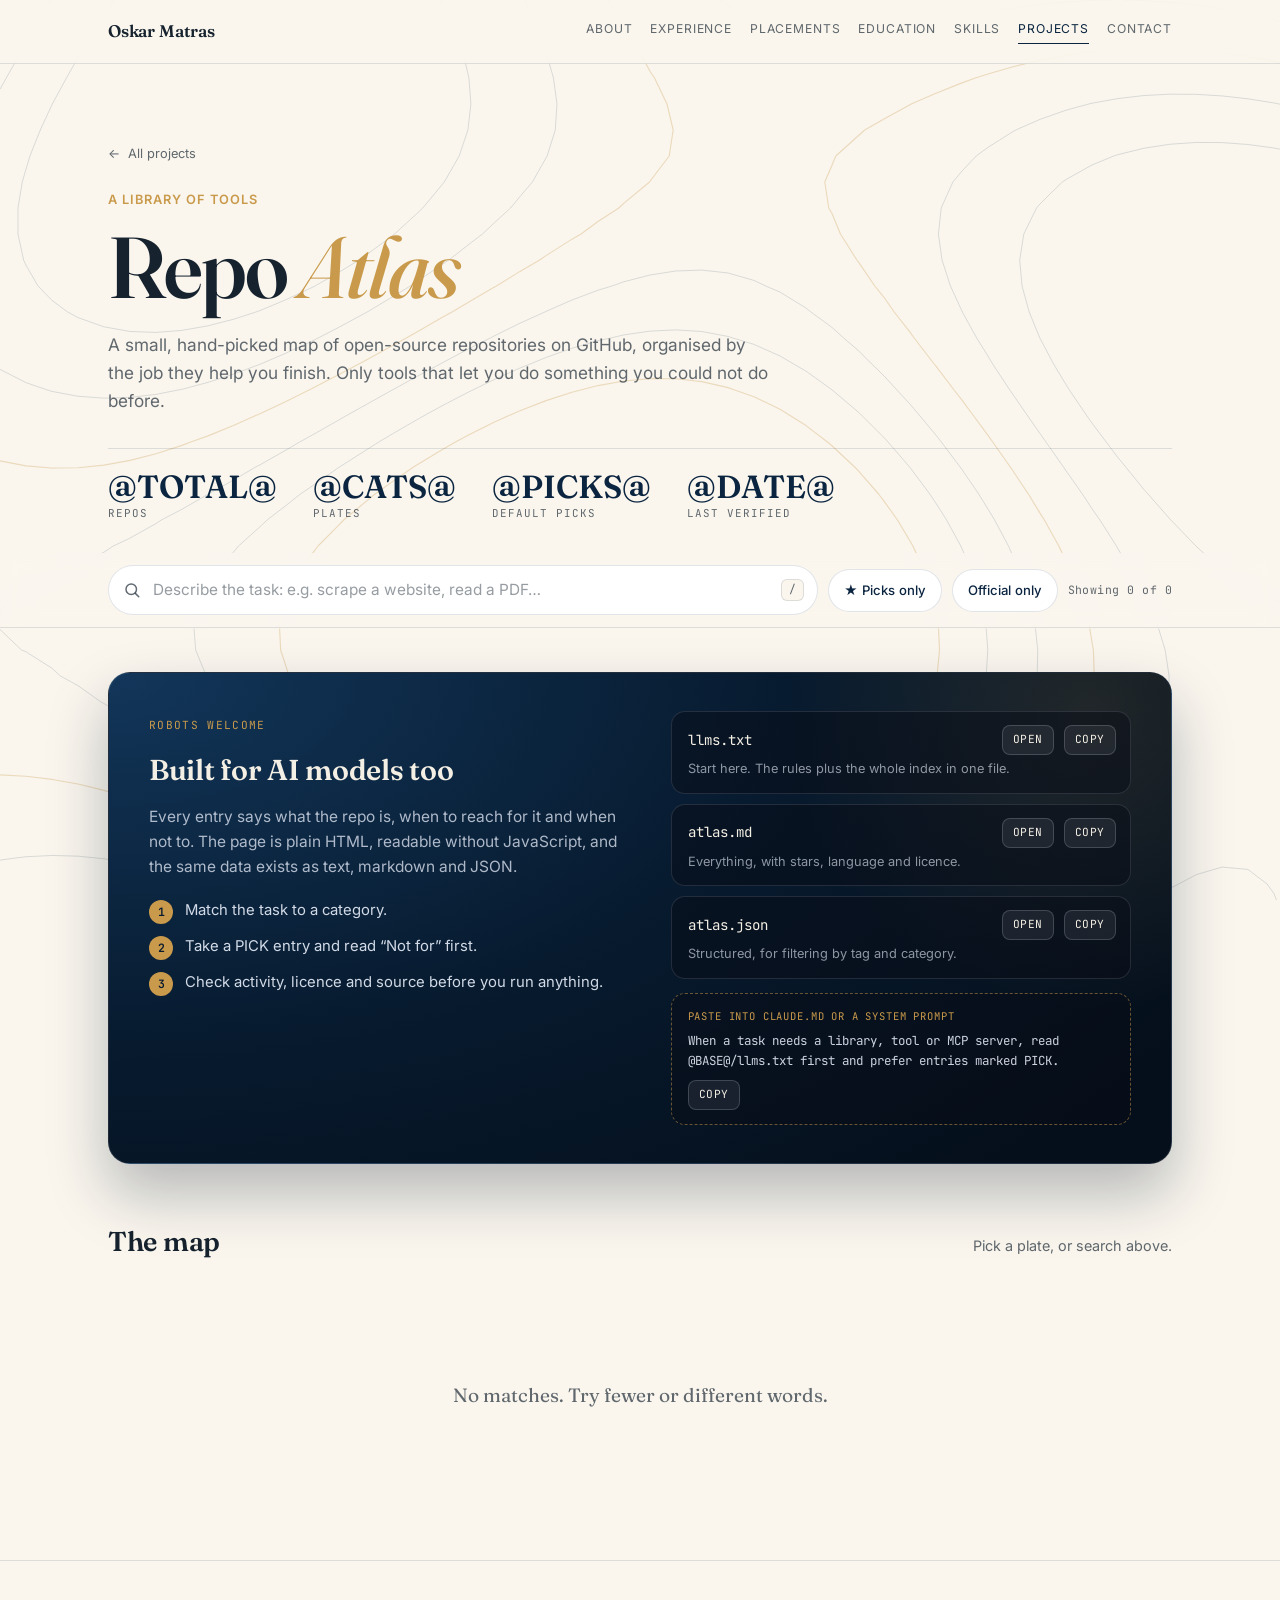
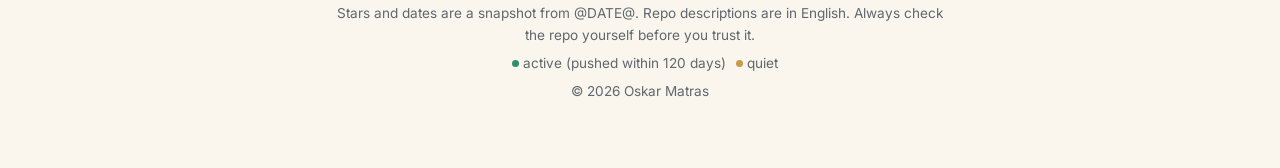
<file: tools/repo-atlas/template.html>
<!DOCTYPE html>
<html lang="en">
<head>
<meta charset="UTF-8">
<meta name="viewport" content="width=device-width, initial-scale=1.0">
<title>Repo Atlas · Oskar Matras</title>
<meta name="description" content="A hand-picked library of open-source repositories indexed by task, written for people and AI models.">
<link rel="canonical" href="@BASE@/">
<link rel="alternate" type="text/plain" href="llms.txt" title="llms.txt">
<link rel="alternate" type="text/markdown" href="atlas.md" title="atlas.md">
<link rel="alternate" type="application/json" href="atlas.json" title="atlas.json">

<link rel="preconnect" href="https://fonts.googleapis.com">
<link rel="preconnect" href="https://fonts.gstatic.com" crossorigin>
<link href="https://fonts.googleapis.com/css2?family=Fraunces:opsz,wght@9..144,400;9..144,500;9..144,600&family=Inter:wght@300;400;500;600;700&family=JetBrains+Mono:wght@400;500&display=swap" rel="stylesheet">

<style>
  /* ============================================================
     Repo Atlas.

     Same palette, type and header as the rest of the site. The idea
     is a map of tools: every category is a "plate" with its own
     frozen contour terrain, and the page behind it keeps drifting
     like the Projects index.

     This file is generated from tools/repo-atlas/template.html.
     Edit the template or atlas.txt, not this output.
     ============================================================ */
  :root{
    --navy:#0b2540; --navy-deep:#071a2e; --teal:#14547a;
    --foam:#f4efe4; --cream:#faf6ee; --gold:#c99a4b;
    --ink:#16232f; --ink-soft:rgba(22,35,47,0.68);
    --line:rgba(11,37,64,0.12);
    --live:#2f8f6b;
    --serif:'Fraunces', Georgia, serif;
    --sans:'Inter', system-ui, -apple-system, sans-serif;
    --mono:'JetBrains Mono', ui-monospace, Menlo, Consolas, monospace;
    --maxw:1120px;
    --hh:64px;
  }
  *{box-sizing:border-box;}
  [hidden]{display:none !important;}
  html{scroll-behavior:smooth; overflow-x:hidden; width:100%; scroll-padding-top:140px;}
  body{margin:0; background:var(--cream); color:var(--ink); font-family:var(--sans);
       font-weight:400; line-height:1.6; -webkit-font-smoothing:antialiased;
       overflow-x:clip; width:100%;}
  h1,h2,h3{font-family:var(--serif); font-weight:600; letter-spacing:-0.01em; margin:0;}
  a{color:inherit;}
  .wrap{max-width:var(--maxw); margin:0 auto; padding:0 28px;}

  #contour-bg{position:fixed; inset:0; z-index:0; pointer-events:none; background:var(--cream);}
  @media (prefers-reduced-motion: reduce){ #contour-bg{opacity:0.6;} }
  main, header.site, footer{position:relative; z-index:2;}

  /* ---------------- Header, identical to the Projects index ---------------- */
  header.site{position:sticky; top:0; z-index:60; backdrop-filter:blur(10px);
    -webkit-backdrop-filter:blur(10px); background:rgba(250,246,238,0.78);
    border-bottom:1px solid var(--line);}
  header.site .wrap{display:flex; align-items:center; justify-content:space-between;
    padding:18px 28px; gap:16px; flex-wrap:wrap;}
  .nav-lang{flex:none; margin-left:auto; order:1; font-size:0.92rem;}
  @media (max-width:760px){ .nav-toggle{order:2; margin-left:10px;} }
  @media (min-width:761px){
    .nav-lang{order:3; margin-left:0; font-size:0.82rem;}
    header.site nav.main{gap:18px;}
  }
  .brand{font-family:var(--serif); font-weight:600; font-size:1.05rem; text-decoration:none;
    letter-spacing:-0.01em; flex-shrink:0;}
  nav.main{display:flex; gap:26px; overflow-x:auto; -webkit-overflow-scrolling:touch;
    scrollbar-width:none; min-width:0;}
  nav.main::-webkit-scrollbar{display:none;}
  nav.main a{position:relative; text-decoration:none; font-size:0.76rem; letter-spacing:0.07em;
    text-transform:uppercase; color:var(--ink-soft); padding-bottom:5px;
    transition:color .25s ease; white-space:nowrap; flex-shrink:0;}
  nav.main a::after{content:''; position:absolute; left:0; right:0; bottom:0; height:1px;
    background:var(--navy); transform:scaleX(0); transform-origin:right; transition:transform .3s ease;}
  nav.main a:hover{color:var(--navy);}
  nav.main a:hover::after{transform-origin:left; transform:scaleX(1);}
  nav.main a.current{color:var(--navy);}
  nav.main a.current::after{transform:scaleX(1);}
  .nav-toggle{display:none; align-items:center; justify-content:center; width:38px; height:38px;
    margin-left:auto; background:none; border:none; padding:0; color:var(--navy); cursor:pointer;}
  .nav-toggle svg{width:22px; height:22px;}
  @media (max-width:640px){
    header.site .wrap{padding:14px 18px; gap:12px;}
    .brand{font-size:0.95rem;}
    .nav-toggle{display:inline-flex;}
    nav.main{display:none; flex-basis:100%; flex-direction:column; gap:0; overflow:visible; padding-top:6px;}
    nav.main.open{display:flex;}
    nav.main a{padding:11px 2px; font-size:0.8rem; border-top:1px solid var(--line);}
    nav.main a::after{display:none;}
  }

  /* ---------------- Hero ---------------- */
  .hero{padding:76px 0 30px;}
  .crumb{display:inline-flex; align-items:center; gap:8px; font-size:0.8rem; color:var(--ink-soft);
    text-decoration:none; margin-bottom:26px;}
  .crumb:hover{color:var(--navy);}
  .eyebrow{display:block; font-size:0.8rem; letter-spacing:0.08em; text-transform:uppercase;
    color:var(--gold); font-weight:600; margin-bottom:14px;}
  .hero h1{font-size:clamp(2.8rem, 8vw, 5.4rem); line-height:0.98; letter-spacing:-0.025em;}
  .hero h1 em{font-style:italic; color:var(--gold); font-weight:500;}
  .hero p.lead{max-width:60ch; margin:22px 0 0; font-size:1.08rem; color:var(--ink-soft);}
  .stats{display:flex; flex-wrap:wrap; gap:10px 36px; margin-top:34px; padding-top:22px;
    border-top:1px solid var(--line);}
  .stats div{display:flex; flex-direction:column; gap:2px;}
  .stats b{font-family:var(--serif); font-size:2rem; font-weight:600; line-height:1; color:var(--navy);}
  .stats span{font-family:var(--mono); font-size:0.68rem; letter-spacing:0.09em;
    text-transform:uppercase; color:var(--ink-soft);}

  /* ---------------- Search toolbar ---------------- */
  .toolbar{position:sticky; top:var(--hh); z-index:40; padding:12px 0;
    background:rgba(250,246,238,0.82); backdrop-filter:blur(10px);
    -webkit-backdrop-filter:blur(10px); border-bottom:1px solid var(--line);}
  .tb-in{display:flex; align-items:center; gap:10px; flex-wrap:wrap;}
  .search{position:relative; flex:1 1 320px; min-width:0;}
  .search svg{position:absolute; left:15px; top:50%; width:18px; height:18px; transform:translateY(-50%);
    color:var(--ink-soft); pointer-events:none;}
  .search input{width:100%; font:inherit; font-size:0.96rem; color:var(--ink); padding:12px 44px 12px 44px;
    background:#fff; border:1px solid var(--line); border-radius:999px; outline:none;
    transition:border-color .2s ease, box-shadow .2s ease;}
  .search input::placeholder{color:rgba(22,35,47,0.45);}
  .search input:focus{border-color:var(--gold); box-shadow:0 0 0 4px rgba(201,154,75,0.2);}
  .search kbd{position:absolute; right:14px; top:50%; transform:translateY(-50%); font-family:var(--mono);
    font-size:0.7rem; color:var(--ink-soft); border:1px solid var(--line); border-radius:6px;
    padding:1px 7px; background:var(--cream); pointer-events:none;}
  .toggle{font:inherit; font-size:0.82rem; font-weight:500; color:var(--navy); cursor:pointer;
    padding:10px 15px; border-radius:999px; border:1px solid var(--line); background:#fff;
    transition:background .2s ease, color .2s ease, border-color .2s ease; white-space:nowrap;}
  .toggle:hover{border-color:var(--gold);}
  .toggle[aria-pressed="true"]{background:var(--navy); color:var(--foam); border-color:var(--navy);}
  .count{font-family:var(--mono); font-size:0.72rem; color:var(--ink-soft); letter-spacing:0.04em;
    margin-left:auto; white-space:nowrap;}

  /* ---------------- For AI panel ---------------- */
  .ai{margin:44px 0 0; position:relative; overflow:hidden; border-radius:22px; color:#e8eefa;
    background:radial-gradient(120% 140% at 0% 0%, #12365a 0%, var(--navy-deep) 55%, #050f1b 100%);
    border:1px solid rgba(232,238,250,0.12); box-shadow:0 30px 60px rgba(7,26,46,0.28);}
  .ai::before{content:''; position:absolute; inset:0; pointer-events:none; opacity:.5;
    background:radial-gradient(500px circle at 92% 8%, rgba(201,154,75,0.28), transparent 60%);}
  .ai-in{position:relative; display:grid; grid-template-columns:1.05fr 1fr; gap:38px; padding:38px 40px;}
  .ai .tag{font-family:var(--mono); font-size:0.7rem; color:var(--gold); letter-spacing:0.12em;
    text-transform:uppercase;}
  .ai h2{font-size:1.8rem; margin-top:10px; color:var(--foam);}
  .ai p{color:rgba(232,238,250,0.74); font-size:0.97rem; margin:12px 0 0;}
  .steps{list-style:none; margin:20px 0 0; padding:0; display:grid; gap:11px; counter-reset:s;}
  .steps li{counter-increment:s; display:flex; gap:12px; font-size:0.93rem; color:rgba(232,238,250,0.9);}
  .steps li::before{content:counter(s); flex:none; width:24px; height:24px; border-radius:50%;
    display:grid; place-items:center; font-family:var(--mono); font-size:0.72rem; color:var(--navy-deep);
    background:var(--gold); font-weight:600; margin-top:1px;}
  .eps{display:grid; gap:10px; align-content:start;}
  .ep{display:grid; grid-template-columns:1fr auto auto; gap:6px 10px; align-items:center;
    padding:13px 14px 13px 16px; border-radius:14px; background:rgba(8,13,22,0.5);
    border:1px solid rgba(232,238,250,0.12);}
  .ep code{font-family:var(--mono); font-size:0.88rem; color:var(--foam);}
  .ep .d{grid-column:1 / -1; font-size:0.8rem; color:rgba(232,238,250,0.6); margin-top:-2px;}
  .mini{font:inherit; font-family:var(--mono); font-size:0.7rem; letter-spacing:0.05em; text-transform:uppercase;
    color:var(--foam); text-decoration:none; background:rgba(232,238,250,0.08); cursor:pointer;
    border:1px solid rgba(232,238,250,0.18); border-radius:8px; padding:5px 10px;
    transition:background .2s ease, border-color .2s ease;}
  .mini:hover{background:rgba(201,154,75,0.22); border-color:var(--gold);}
  .snippet{margin-top:4px; padding:14px 16px; border-radius:14px; background:rgba(8,13,22,0.5);
    border:1px dashed rgba(201,154,75,0.5);}
  .snippet small{display:block; font-family:var(--mono); font-size:0.66rem; letter-spacing:0.08em;
    text-transform:uppercase; color:var(--gold); margin-bottom:7px;}
  .snippet code{display:block; font-family:var(--mono); font-size:0.78rem; line-height:1.55;
    color:rgba(232,238,250,0.88); margin-bottom:10px; word-break:break-word;}

  /* ---------------- Plates (the map) ---------------- */
  .map{padding:56px 0 8px;}
  .sec-title{display:flex; align-items:baseline; justify-content:space-between; gap:14px; flex-wrap:wrap;
    margin-bottom:20px;}
  .sec-title h2{font-size:1.7rem;}
  .sec-title span{font-size:0.9rem; color:var(--ink-soft);}
  .plates{display:grid; grid-template-columns:repeat(auto-fill, minmax(250px, 1fr)); gap:20px;}
  .terrain{display:block; width:100%; height:auto; aspect-ratio:2 / 1; background:var(--navy-deep);}
  .terrain path{fill:none; stroke-width:.9; vector-effect:non-scaling-stroke;}
  .terrain .ink{stroke:rgba(150,185,230,0.3);}
  .terrain .gold{stroke:rgba(201,154,75,0.85); stroke-width:1.2;}
  .plate{position:relative; display:flex; flex-direction:column; text-decoration:none; color:inherit;
    background:rgba(250,246,238,0.72); border:1px solid var(--line); border-radius:16px; overflow:hidden;
    transition:transform .35s cubic-bezier(.2,.7,.3,1), box-shadow .35s ease, opacity .25s ease;}
  .plate::before{content:''; position:absolute; inset:0; border-radius:inherit; padding:2.5px; z-index:3;
    background:radial-gradient(260px circle at var(--mx,50%) var(--my,50%), var(--gold) 0%, rgba(201,154,75,.5) 40%, rgba(201,154,75,0) 74%);
    -webkit-mask:linear-gradient(#fff 0 0) content-box, linear-gradient(#fff 0 0);
    -webkit-mask-composite:xor; mask-composite:exclude; opacity:0; transition:opacity .35s ease; pointer-events:none;}
  .plate:hover{transform:translateY(-4px); box-shadow:0 22px 44px rgba(11,37,64,0.18), 0 0 40px rgba(201,154,75,0.24);}
  .plate:hover::before{opacity:1;}
  .plate:focus-visible{outline:2px solid var(--gold); outline-offset:3px;}
  .plate .terrain{transition:transform .6s cubic-bezier(.2,.7,.3,1);}
  .plate:hover .terrain{transform:scale(1.06);}
  .plate-num{position:absolute; left:12px; top:10px; z-index:2; font-family:var(--mono); font-size:0.66rem;
    letter-spacing:0.1em; color:rgba(240,243,249,0.82); background:rgba(8,13,22,0.6);
    border:1px solid rgba(232,238,250,0.16); border-radius:999px; padding:3px 9px;}
  .plate-body{display:flex; flex-direction:column; gap:5px; padding:16px 18px 20px;}
  .plate-count{font-family:var(--mono); font-size:0.66rem; letter-spacing:0.09em; text-transform:uppercase; color:var(--gold); font-weight:500;}
  .plate-title{font-family:var(--serif); font-size:1.18rem; font-weight:600; line-height:1.2;}
  .plate-when{font-size:0.84rem; color:var(--ink-soft); line-height:1.5;
    display:-webkit-box; -webkit-line-clamp:3; -webkit-box-orient:vertical; overflow:hidden;}
  .plate.is-empty{opacity:.38;}

  /* ---------------- Categories ---------------- */
  .catalog{padding:28px 0 90px;}
  .cat{padding-top:54px;}
  .cat-head{display:flex; gap:24px; align-items:center;}
  .terrain.mini{width:170px; flex:none; border-radius:14px; border:1px solid rgba(11,37,64,0.3);}
  .cat-num{font-family:var(--mono); font-size:0.7rem; letter-spacing:0.1em; text-transform:uppercase; color:var(--gold); font-weight:500;}
  .cat h2{font-size:clamp(1.7rem, 3.6vw, 2.3rem); line-height:1.1; margin-top:4px;}
  .cat-blurb{margin:8px 0 0; color:var(--ink-soft); max-width:62ch;}
  .router{margin-top:22px; padding:16px 20px; border-left:3px solid var(--gold); border-radius:0 12px 12px 0;
    background:rgba(255,255,255,0.62); display:grid; gap:7px; font-size:0.92rem;}
  .router p{margin:0;}
  .router b{font-family:var(--mono); font-size:0.66rem; letter-spacing:0.09em; text-transform:uppercase;
    color:var(--navy); margin-right:8px; font-weight:500;}
  .repos{display:grid; grid-template-columns:repeat(auto-fill, minmax(330px, 1fr)); gap:20px; margin-top:22px;}

  .repo{position:relative; display:flex; flex-direction:column; gap:10px; padding:22px 22px 18px;
    background:rgba(250,246,238,0.78); backdrop-filter:blur(3px); -webkit-backdrop-filter:blur(3px);
    border:1px solid var(--line); border-radius:16px;
    transition:transform .3s cubic-bezier(.2,.7,.3,1), box-shadow .3s ease, border-color .3s ease;}
  .repo:hover{transform:translateY(-3px); border-color:rgba(201,154,75,0.7);
    box-shadow:0 20px 40px rgba(11,37,64,0.14), 0 0 34px rgba(201,154,75,0.18);}
  .repo-head{display:flex; align-items:flex-start; justify-content:space-between; gap:10px;}
  .repo-name{font-family:var(--serif); font-size:1.18rem; font-weight:600; text-decoration:none;
    word-break:break-word; line-height:1.25;}
  .repo-name{display:flex; flex-direction:column; gap:1px;}
  .repo-name .owner{display:block; font-family:var(--mono); font-size:0.68rem; letter-spacing:0.02em; color:var(--ink-soft); font-weight:400;}
  .repo-name .nm::after{content:' ↗'; font-family:var(--sans); font-size:0.8em; color:var(--gold);
    opacity:0; transition:opacity .2s ease;}
  .repo:hover .repo-name .nm::after{opacity:1;}
  .badges{display:flex; gap:5px; flex:none;}
  .badge{font-family:var(--mono); font-size:0.58rem; letter-spacing:0.1em; padding:3px 7px; border-radius:999px;
    font-weight:500; white-space:nowrap;}
  .badge.pick{background:var(--gold); color:#2a1d05;}
  .badge.official{border:1px solid var(--navy); color:var(--navy);}
  .repo p{margin:0; font-size:0.92rem;}
  .repo .what{color:var(--ink);}
  .repo .use, .repo .not{color:var(--ink-soft); font-size:0.87rem;}
  .repo p b{font-family:var(--mono); font-size:0.62rem; letter-spacing:0.08em; text-transform:uppercase;
    color:var(--navy); margin-right:6px; font-weight:500;}
  .repo .not b{color:#8a4a1f;}
  .repo-foot{margin-top:auto; padding-top:12px; border-top:1px dashed var(--line); display:grid; gap:9px;}
  .repo .stats{display:flex; flex-wrap:wrap; gap:4px 12px; margin:0; padding:0; border:0;}
  .stat{font-family:var(--mono); font-size:0.7rem; color:var(--ink-soft); display:inline-flex; align-items:center; gap:5px;}
  .stat.stars{color:var(--navy); font-weight:500;}
  .stat i{width:7px; height:7px; border-radius:50%; background:var(--live); display:inline-block;}
  .stat.quiet i{background:var(--gold);}
  .stat.archived i{background:#9aa3ab;}
  .tags{display:flex; flex-wrap:wrap; gap:5px;}
  .tag-chip{font-size:0.7rem; color:var(--ink-soft); background:rgba(11,37,64,0.06); border-radius:6px; padding:2px 8px;}

  .empty{margin:60px 0; text-align:center; color:var(--ink-soft); font-family:var(--serif); font-size:1.2rem;}

  footer{padding:36px 0 60px; text-align:center; font-size:0.85rem; color:var(--ink-soft);
    border-top:1px solid var(--line); background:rgba(250,246,238,0.55);}
  footer p{margin:6px auto; max-width:68ch;}
  footer .dot{display:inline-block; width:7px; height:7px; border-radius:50%; background:var(--live); margin:0 4px 1px 10px;}
  footer .dot.q{background:var(--gold);}

  @media (max-width:860px){
    .ai-in{grid-template-columns:1fr; padding:28px 24px; gap:26px;}
  }
  @media (max-width:640px){
    .wrap{padding:0 18px;}
    .hero{padding:48px 0 24px;}
    .repos{grid-template-columns:1fr;}
    .plates{grid-template-columns:1fr 1fr; gap:12px;}
    .plate-body{padding:12px 13px 15px;}
    .plate-when{display:none;}
    .plate-title{font-size:1rem;}
    .cat-head{flex-direction:column; align-items:flex-start; gap:14px;}
    .terrain.mini{width:140px;}
    .count{margin-left:0; width:100%;}
    html{scroll-padding-top:90px;}
    .toolbar{position:static;}
  }
  @media (prefers-reduced-motion: reduce){
    .plate, .repo, .plate .terrain{transition:none;}
    .plate:hover, .repo:hover{transform:none;}
  }
</style>
</head>
<body>

<canvas id="contour-bg" aria-hidden="true"></canvas>

<header class="site" id="site-header">
  <div class="wrap">
    <a class="brand" href="/">Oskar Matras</a>
    <button class="nav-toggle" id="nav-toggle" aria-label="Open menu" aria-expanded="false" aria-controls="main-nav">
      <svg viewBox="0 0 24 24" fill="none" stroke="currentColor" stroke-width="2" stroke-linecap="round"><line x1="3" y1="6" x2="21" y2="6"></line><line x1="3" y1="12" x2="21" y2="12"></line><line x1="3" y1="18" x2="21" y2="18"></line></svg>
    </button>
    <nav class="main" id="main-nav">
      <a href="/#om">About</a>
      <a href="/#erfaring">Experience</a>
      <a href="/#praktik">Placements</a>
      <a href="/#uddannelse">Education</a>
      <a href="/#kompetencer">Skills</a>
      <a href="/Projects" class="current">Projects</a>
      <a href="/#kontakt">Contact</a>
    </nav>
  </div>
</header>

<main>
  <section class="hero">
    <div class="wrap">
      <a class="crumb" href="/Projects"><span aria-hidden="true">←</span> <span>All projects</span></a>
      <span class="eyebrow">A library of tools</span>
      <h1>Repo <em>Atlas</em></h1>
      <p class="lead">A small, hand-picked map of open-source repositories on GitHub, organised by the job they help you finish. Only tools that let you do something you could not do before.</p>
      <div class="stats">
        <div><b>@TOTAL@</b><span>Repos</span></div>
        <div><b>@CATS@</b><span>Plates</span></div>
        <div><b>@PICKS@</b><span>Default picks</span></div>
        <div><b>@DATE@</b><span>Last verified</span></div>
      </div>
    </div>
  </section>

  <div class="toolbar" id="toolbar">
    <div class="wrap tb-in">
      <label class="search">
        <svg viewBox="0 0 24 24" fill="none" stroke="currentColor" stroke-width="2" stroke-linecap="round" aria-hidden="true"><circle cx="11" cy="11" r="7"></circle><line x1="21" y1="21" x2="16.5" y2="16.5"></line></svg>
        <input id="q" type="search" autocomplete="off" spellcheck="false"
               aria-label="Search the atlas"
               placeholder="Describe the task: e.g. scrape a website, read a PDF…">
        <kbd aria-hidden="true">/</kbd>
      </label>
      <button class="toggle" id="f-pick" type="button" aria-pressed="false"><span aria-hidden="true">★</span> <span>Picks only</span></button>
      <button class="toggle" id="f-official" type="button" aria-pressed="false"><span>Official only</span></button>
      <span class="count" id="count" aria-live="polite"></span>
    </div>
  </div>

  <div class="wrap">
    <section class="ai" aria-labelledby="ai-h">
      <div class="ai-in">
        <div>
          <span class="tag">robots welcome</span>
          <h2 id="ai-h">Built for AI models too</h2>
          <p>Every entry says what the repo is, when to reach for it and when not to. The page is plain HTML, readable without JavaScript, and the same data exists as text, markdown and JSON.</p>
          <ol class="steps">
            <li>Match the task to a category.</li>
            <li>Take a PICK entry and read “Not for” first.</li>
            <li>Check activity, licence and source before you run anything.</li>
          </ol>
        </div>
        <div class="eps">
          <div class="ep">
            <code>llms.txt</code>
            <a class="mini" href="llms.txt">Open</a>
            <button class="mini" type="button" data-copy="@BASE@/llms.txt">Copy</button>
            <span class="d">Start here. The rules plus the whole index in one file.</span>
          </div>
          <div class="ep">
            <code>atlas.md</code>
            <a class="mini" href="atlas.md">Open</a>
            <button class="mini" type="button" data-copy="@BASE@/atlas.md">Copy</button>
            <span class="d">Everything, with stars, language and licence.</span>
          </div>
          <div class="ep">
            <code>atlas.json</code>
            <a class="mini" href="atlas.json">Open</a>
            <button class="mini" type="button" data-copy="@BASE@/atlas.json">Copy</button>
            <span class="d">Structured, for filtering by tag and category.</span>
          </div>
          <div class="snippet">
            <small>Paste into CLAUDE.md or a system prompt</small>
            <code>When a task needs a library, tool or MCP server, read @BASE@/llms.txt first and prefer entries marked PICK.</code>
            <button class="mini" type="button" data-copy="When a task needs a library, tool or MCP server, read @BASE@/llms.txt first and prefer entries marked PICK.">Copy</button>
          </div>
        </div>
      </div>
    </section>

    <section class="map" aria-labelledby="map-h">
      <div class="sec-title">
        <h2 id="map-h">The map</h2>
        <span>Pick a plate, or search above.</span>
      </div>
      <div class="plates" id="plates">
<!--@PLATES-->
      </div>
    </section>

    <div class="catalog" id="catalog">
<!--@SECTIONS-->
      <p class="empty" id="empty" hidden>No matches. Try fewer or different words.</p>
    </div>
  </div>
</main>

<footer>
  <div class="wrap">
    <p>Stars and dates are a snapshot from @DATE@. Repo descriptions are in English. Always check the repo yourself before you trust it.</p>
    <p><span class="dot"></span><span>active (pushed within 120 days)</span><span class="dot q"></span><span>quiet</span></p>
    <p>© <span id="year"></span> Oskar Matras</p>
  </div>
</footer>

<script>
  document.getElementById('year').textContent = new Date().getFullYear();

  (function(){
    var toggle = document.getElementById('nav-toggle');
    var nav = document.getElementById('main-nav');
    if(!toggle || !nav) return;
    toggle.addEventListener('click', function(){
      var open = nav.classList.toggle('open');
      toggle.setAttribute('aria-expanded', open ? 'true' : 'false');
    });
    nav.addEventListener('click', function(e){
      if(e.target.tagName === 'A'){ nav.classList.remove('open'); toggle.setAttribute('aria-expanded', 'false'); }
    });
  })();

  // ---------------------------------------------------------------
  // Search and filters. All content is already in the HTML; this only
  // hides what does not match. Words are stemmed crudely (scraping,
  // scrape and scrapers all become "scrap"), filler words are dropped,
  // and entries are ranked by how many of the remaining words they hit.
  // ---------------------------------------------------------------
  (function(){
    var q = document.getElementById('q');
    var bPick = document.getElementById('f-pick');
    var bOff = document.getElementById('f-official');
    var count = document.getElementById('count');
    var empty = document.getElementById('empty');
    var repos = Array.prototype.slice.call(document.querySelectorAll('.repo'));
    var secs = Array.prototype.slice.call(document.querySelectorAll('section.cat'));
    var plates = {};
    document.querySelectorAll('.plate').forEach(function(p){ plates[p.getAttribute('data-jump')] = p; });
    var STOP = 'a an the to of for and or i my me how do does with in on it is that this want need into from can you get make use using some any'.split(' ');
    var pick = false, off = false;

    function stem(w){ return w.length > 4 ? w.replace(/(ing|ers|er|ed|es|s|e)$/, '') : w; }
    /* A term has to start a word, not sit inside one. Without this a two
       letter term such as 'en' matches wh[en], op[en] and ag[en]t, so any
       query carrying one returned almost the whole atlas - and the page's
       own example, 'read a PDF', was such a query in Danish.

       Longer terms may still match a prefix, so the stem 'scrap' keeps
       finding 'scraping'. One and two letter terms have to be the whole
       word, or 'en' would match [en]gine and [en]vironment just as
       indiscriminately as it matched wh[en]. */
    function hit(text, t){
      var whole = t.length <= 2;
      for(var i = text.indexOf(t); i > -1; i = text.indexOf(t, i + 1)){
        if(i !== 0 && /[a-z0-9]/.test(text.charAt(i - 1))) continue;
        if(!whole) return true;
        var end = i + t.length;
        if(end >= text.length || !/[a-z0-9]/.test(text.charAt(end))) return true;
      }
      return false;
    }

    function apply(){
      var raw = q.value.toLowerCase().replace(/[^a-z0-9æøå.+# -]/g, ' ');
      var terms = raw.split(/\s+/).filter(function(t){ return t && STOP.indexOf(t) < 0; }).map(stem);
      var shown = 0;
      repos.forEach(function(el){
        var ok = (!pick || el.getAttribute('data-pick') === '1') && (!off || el.getAttribute('data-official') === '1');
        var score = 0;
        if(ok && terms.length){
          var text = el.getAttribute('data-text');
          terms.forEach(function(t){ if(hit(text, t)) score++; });
          ok = score > 0;
        }
        el.hidden = !ok;
        el.style.order = ok ? String(-score) : '0';
        if(ok) shown++;
      });
      secs.forEach(function(sec){
        var n = sec.querySelectorAll('.repo:not([hidden])').length;
        sec.hidden = n === 0;
        if(plates[sec.id]) plates[sec.id].classList.toggle('is-empty', n === 0);
      });
      count.textContent = 'Showing ' + shown + ' of ' + repos.length;
      empty.hidden = shown !== 0;
      try{
        var u = new URL(location.href);
        if(q.value) u.searchParams.set('q', q.value); else u.searchParams.delete('q');
        history.replaceState(null, '', u.pathname + u.search + u.hash);
      }catch(e){}
    }

    function reset(){
      q.value = ''; pick = off = false;
      bPick.setAttribute('aria-pressed', 'false'); bOff.setAttribute('aria-pressed', 'false');
      apply();
    }

    var scrolled = false;
    q.addEventListener('input', function(){
      apply();
      if(q.value && !scrolled){
        scrolled = true;
        var c = document.getElementById('catalog');
        if(c.getBoundingClientRect().top > window.innerHeight * 0.6){
          c.scrollIntoView({behavior:'smooth', block:'start'});
        }
      }
    });
    bPick.addEventListener('click', function(){ pick = !pick; bPick.setAttribute('aria-pressed', String(pick)); apply(); });
    bOff.addEventListener('click', function(){ off = !off; bOff.setAttribute('aria-pressed', String(off)); apply(); });
    document.addEventListener('keydown', function(e){
      if(e.key === '/' && document.activeElement !== q && !/input|textarea/i.test(document.activeElement.tagName)){
        e.preventDefault(); q.focus();
      } else if(e.key === 'Escape' && document.activeElement === q){
        q.blur();
      }
    });
    // Jumping to a plate while a filter hides it would land on nothing.
    document.getElementById('plates').addEventListener('click', function(e){
      var a = e.target.closest && e.target.closest('.plate');
      if(a && (q.value || pick || off)) reset();
    });

    try{
      var init = new URL(location.href).searchParams.get('q');
      if(init) q.value = init;
    }catch(e){}
    apply();
  })();

  // Copy buttons. The label flips to a confirmation for a moment.
  document.addEventListener('click', function(e){
    var b = e.target.closest && e.target.closest('[data-copy]');
    if(!b) return;
    var text = b.getAttribute('data-copy');
    function done(){
      var old = b.textContent;
      b.textContent = 'Copied';
      setTimeout(function(){ b.textContent = old; }, 1400);
    }
    if(navigator.clipboard && navigator.clipboard.writeText){
      navigator.clipboard.writeText(text).then(done, function(){});
    } else {
      var ta = document.createElement('textarea');
      ta.value = text; document.body.appendChild(ta); ta.select();
      try{ document.execCommand('copy'); done(); }catch(err){}
      document.body.removeChild(ta);
    }
  });

  // Cursor position drives the gold border on plates.
  document.querySelectorAll('.plate').forEach(function(el){
    el.addEventListener('mousemove', function(e){
      var r = el.getBoundingClientRect();
      el.style.setProperty('--mx', (e.clientX - r.left) + 'px');
      el.style.setProperty('--my', (e.clientY - r.top) + 'px');
    });
  });

  // The toolbar sticks directly under the header, whatever height that has.
  (function(){
    var h = document.getElementById('site-header');
    function set(){ document.documentElement.style.setProperty('--hh', h.offsetHeight + 'px'); }
    set(); window.addEventListener('resize', set);
    if(document.fonts && document.fonts.ready) document.fonts.ready.then(set);
  })();

  // ---------------------------------------------------------------
  // Ambient contour map, same as the Projects index: marching squares
  // over three drifting sine waves, redrawn every frame.
  // ---------------------------------------------------------------
  (function(){
    var canvas = document.getElementById('contour-bg');
    if(!canvas) return;
    var ctx = canvas.getContext('2d');
    var reduce = window.matchMedia('(prefers-reduced-motion: reduce)').matches;
    var W, H, DPR, cols, rows, CELL = 26, field = [];

    function resize(){
      DPR = Math.min(window.devicePixelRatio || 1, 2);
      W = Math.max(1, window.innerWidth); H = Math.max(1, window.innerHeight);
      canvas.width = Math.round(W * DPR); canvas.height = Math.round(H * DPR);
      canvas.style.width = W + 'px'; canvas.style.height = H + 'px';
      ctx.setTransform(DPR, 0, 0, DPR, 0, 0);
      cols = Math.ceil(W / CELL) + 1; rows = Math.ceil(H / CELL) + 1;
      field = new Float32Array(cols * rows);
    }
    function ensureSize(){
      var w = Math.max(1, window.innerWidth), h = Math.max(1, window.innerHeight);
      var dpr = Math.min(window.devicePixelRatio || 1, 2);
      if(w !== W || h !== H || dpr !== DPR) resize();
    }
    resize();
    window.addEventListener('resize', resize);

    var LEVELS = [-1.5, -0.9, -0.3, 0.3, 0.9, 1.5];
    function sample(t){
      var i = 0;
      for(var r = 0; r < rows; r++){
        var y = r * CELL;
        for(var c = 0; c < cols; c++){
          var x = c * CELL;
          field[i++] =
            Math.sin(x * 0.0062 + t * 0.00019) +
            Math.sin(y * 0.0078 - t * 0.00014) +
            Math.sin((x + y) * 0.0037 + t * 0.00024) +
            Math.sin((x - y * 1.6) * 0.0029 - t * 0.00011);
        }
      }
    }
    function lerp(v1, v2, p1, p2, L){
      var d = v2 - v1;
      var s = Math.abs(d) < 1e-6 ? 0.5 : (L - v1) / d;
      return p1 + (p2 - p1) * s;
    }
    function drawLevel(L){
      ctx.beginPath();
      for(var r = 0; r < rows - 1; r++){
        for(var c = 0; c < cols - 1; c++){
          var i0 = r * cols + c;
          var tl = field[i0], tr = field[i0 + 1], bl = field[i0 + cols], br = field[i0 + cols + 1];
          var idx = (tl > L ? 8 : 0) | (tr > L ? 4 : 0) | (br > L ? 2 : 0) | (bl > L ? 1 : 0);
          if(idx === 0 || idx === 15) continue;
          var x0 = c * CELL, y0 = r * CELL, x1 = x0 + CELL, y1 = y0 + CELL;
          var aX = lerp(tl, tr, x0, x1, L), aY = y0;
          var bX = x1, bY = lerp(tr, br, y0, y1, L);
          var cX = lerp(bl, br, x0, x1, L), cY = y1;
          var dX = x0, dY = lerp(tl, bl, y0, y1, L);
          switch(idx){
            case 1:  case 14: ctx.moveTo(dX,dY); ctx.lineTo(cX,cY); break;
            case 2:  case 13: ctx.moveTo(cX,cY); ctx.lineTo(bX,bY); break;
            case 3:  case 12: ctx.moveTo(dX,dY); ctx.lineTo(bX,bY); break;
            case 4:  case 11: ctx.moveTo(aX,aY); ctx.lineTo(bX,bY); break;
            case 6:  case 9:  ctx.moveTo(aX,aY); ctx.lineTo(cX,cY); break;
            case 7:  case 8:  ctx.moveTo(dX,dY); ctx.lineTo(aX,aY); break;
            case 5:  ctx.moveTo(dX,dY); ctx.lineTo(aX,aY); ctx.moveTo(cX,cY); ctx.lineTo(bX,bY); break;
            case 10: ctx.moveTo(aX,aY); ctx.lineTo(bX,bY); ctx.moveTo(dX,dY); ctx.lineTo(cX,cY); break;
          }
        }
      }
      ctx.stroke();
    }
    function draw(t){
      ensureSize(); sample(t); ctx.clearRect(0, 0, W, H);
      for(var k = 0; k < LEVELS.length; k++){
        var index = (k % 3 === 0);
        ctx.strokeStyle = index ? 'rgba(201,154,75,0.30)' : 'rgba(11,37,64,0.16)';
        ctx.lineWidth = index ? 1.15 : 0.85;
        drawLevel(LEVELS[k]);
      }
    }
    var running = !document.hidden;
    document.addEventListener('visibilitychange', function(){ running = !document.hidden; });
    if(reduce){
      draw(0);
      window.addEventListener('resize', function(){ draw(0); });
      document.addEventListener('visibilitychange', function(){ if(!document.hidden) draw(0); });
      return;
    }
    function loop(now){ if(running) draw(now); requestAnimationFrame(loop); }
    requestAnimationFrame(loop);
  })();
</script>

</body>
</html>
</file>
<file: Projects/BalatroXTicTacToe/game.css>
/* =====================================================================
   Balatro X TicTacToe

   One screen, no page scroll during play. The layout has three shapes,
   chosen by the viewport rather than by device name:

   1. Stacked (default; phones and iPads held upright)
      ledger on top as a compact grid, Joker rack, then the board, which
      takes whatever height is left, then your pieces.
   2. Sidebar (landscape at 760px and wider; iPad landscape, laptops)
      ledger as a column on the left, rack and board on the right.
   3. Short landscape (phones on their side, height under 540px)
      sidebar layout, but the board and your pieces sit side by side.

   The board is sized with container query units: its box is the largest
   square that fits the space it was given, at any aspect ratio.
   ===================================================================== */
:root{
  color-scheme: dark;
  --felt:#0d2724; --panel:#141d1c; --panel-2:#1d2a29; --panel-3:#263837; --line:#3a5651;
  --ink:#f5efe0; --ink-dim:#a3b5ad; --ink-mute:#71867f;
  --chips:#2f8ff0; --mult:#f0463a; --mult-dk:#a82820; --gold:#f6b92c; --gold-dk:#b07d0e;
  --o:#ff7b3a; --good:#45c67b;
  --card:#f7f2e7; --card-edge:#d7cdb8;
  --common:#2f6f9f; --uncommon:#3a9a5f; --rare:#b4423d; --tool:#7a4bb3; --chalk:#2b8f9a; --voucher:#a8742a;
  --f-ui:'Rubik', 'Trebuchet MS', system-ui, -apple-system, sans-serif;
  --f-num:'Lilita One', 'Rubik', 'Arial Black', sans-serif;
  --f-pixel:'Silkscreen', 'Courier New', monospace;
  --jw:clamp(46px, 6vw, 78px);      /* Joker card width */
  --pw:clamp(50px, 6.2vw, 74px);    /* piece size in your hand */
  --gap:10px;
  --r:10px;
  --safe-l:max(12px, env(safe-area-inset-left, 0px));
  --safe-r:max(12px, env(safe-area-inset-right, 0px));
}

*{box-sizing:border-box}
[hidden]{display:none !important}
html,body{margin:0;height:100%}
body{
  background:var(--felt); color:var(--ink);
  font-family:var(--f-ui); font-size:16px; line-height:1.3;
  height:100vh; height:100dvh; overflow:hidden;
  display:grid; grid-template-rows:auto minmax(0,1fr);
  -webkit-font-smoothing:antialiased;
  -webkit-tap-highlight-color:transparent;
  -webkit-text-size-adjust:100%;
  user-select:none; -webkit-user-select:none; -webkit-touch-callout:none;
}
button{font:inherit;color:inherit;border:0;background:none;padding:0;cursor:pointer;touch-action:manipulation}
button:focus-visible,a:focus-visible{outline:3px solid var(--gold);outline-offset:2px}
b{font-weight:600}
#bg{position:fixed;inset:0;width:100%;height:100%;z-index:-1;image-rendering:pixelated;pointer-events:none}

/* ---------- site bar ---------- */
.bar{
  display:flex;align-items:center;gap:10px;
  padding:calc(6px + env(safe-area-inset-top, 0px)) var(--safe-r) 6px var(--safe-l);
  background:rgba(8,20,19,.72);border-bottom:1px solid rgba(255,255,255,.07);
  font-size:14px;color:var(--ink-dim);white-space:nowrap;min-width:0;
  -webkit-backdrop-filter:blur(6px);backdrop-filter:blur(6px);
}
.bar a{color:var(--ink);text-decoration:none;font-weight:500}
.bar a:hover{color:var(--gold)}
.bar .crumb{overflow:hidden;text-overflow:ellipsis;min-width:0}
.bar .bar-lang{margin-left:auto;color:var(--ink-dim);font-size:13px}

/* ---------- app grid: stacked by default ---------- */
#app{
  display:grid; gap:var(--gap); min-height:0;
  grid-template-columns:minmax(0,1fr);
  grid-template-rows:auto auto minmax(0,1fr);
  padding:var(--gap) var(--safe-r) calc(var(--gap) + env(safe-area-inset-bottom, 0px)) var(--safe-l);
  max-width:1320px; width:100%; margin:0 auto;
}
#main{display:contents}
#stage{min-height:0;min-width:0;display:flex;flex-direction:column}

/* ---------- ledger ---------- */
#side{
  display:grid; gap:6px; min-width:0;
  grid-template-columns:repeat(4,minmax(0,1fr));
  background:color-mix(in srgb, var(--panel) 92%, transparent);
  border:2px solid var(--line); border-radius:14px; padding:8px;
  box-shadow:0 6px 0 rgba(0,0,0,.35);
}
.blindTag{order:1} .roundScore{order:2} .moneyBox{order:3} .calc{order:4} .stat.games{order:5} .stat.disc{order:5} .stat.ante,.stat.rnd{order:6} .sideBtns{order:7}
.blindTag{grid-column:span 2;background:var(--bc,var(--panel-3));border-radius:var(--r);padding:6px 8px;box-shadow:inset 0 -4px 0 rgba(0,0,0,.25);min-width:0}
.blindTag .bname{font-family:var(--f-num);font-size:15px;letter-spacing:.03em;text-shadow:0 2px 0 rgba(0,0,0,.4);white-space:nowrap;overflow:hidden;text-overflow:ellipsis}
.blindTag .bdesc{display:none;font-size:13px;opacity:.92;margin-top:2px;line-height:1.25}
.btarget{display:flex;align-items:center;justify-content:space-between;gap:6px;margin-top:4px;background:rgba(0,0,0,.28);border-radius:8px;padding:3px 6px}
.btarget span{font-size:12px;color:var(--ink-dim)}
.btarget > span:first-child{display:none}
.btarget b{font-family:var(--f-num);font-weight:400;font-size:18px;color:var(--mult);font-variant-numeric:tabular-nums}
.btarget b.plain{color:var(--ink);font-size:14px}
.btarget .rew{color:var(--gold);font-size:12px;font-weight:700}
.roundScore{grid-column:span 1;display:flex;flex-direction:column;justify-content:center;align-items:flex-end;background:var(--panel-2);border-radius:var(--r);padding:4px 8px;min-width:0}
.roundScore span{font-size:11px;color:var(--ink-dim);white-space:nowrap}
.roundScore b{font-family:var(--f-num);font-weight:400;font-size:22px;font-variant-numeric:tabular-nums;line-height:1.1}
.calc{grid-column:1 / -1;background:var(--panel-2);border-radius:var(--r);padding:5px 6px;display:grid;grid-template-columns:minmax(0,.8fr) minmax(0,1.6fr);gap:8px;align-items:center}
.hname{font-family:var(--f-num);font-size:14px;letter-spacing:.03em;min-width:0;white-space:nowrap;overflow:hidden;text-overflow:ellipsis}
.hname small{color:var(--ink-dim);font-family:var(--f-ui);font-size:11px}
.cm{display:grid;grid-template-columns:minmax(0,1fr) auto minmax(0,1fr);align-items:center;gap:5px}
.chipsBox,.multBox{font-family:var(--f-num);border-radius:8px;padding:2px 7px;font-size:20px;font-variant-numeric:tabular-nums;box-shadow:inset 0 -4px 0 rgba(0,0,0,.25);transition:transform .08s;overflow:hidden;white-space:nowrap;text-overflow:clip}
.chipsBox{background:var(--chips);text-align:right}
.multBox{background:var(--mult);text-align:left}
.cm .x{font-family:var(--f-num);color:var(--mult);font-size:18px}
.bump{transform:scale(1.12)}
.stat{background:var(--panel-2);border-radius:var(--r);padding:3px 4px;text-align:center;min-width:0}
.stat span{display:block;font-size:11px;color:var(--ink-dim);white-space:nowrap;overflow:hidden;text-overflow:ellipsis}
.stat b{font-family:var(--f-num);font-weight:400;font-size:18px;font-variant-numeric:tabular-nums}
.stat small{font-size:12px;color:var(--ink-dim)}
.stat.games b{color:var(--chips)} .stat.disc b{color:var(--mult)}
.moneyBox{grid-column:span 1;background:var(--panel-2);border-radius:var(--r);display:flex;align-items:center;justify-content:center;font-family:var(--f-num);font-size:24px;color:var(--gold);text-shadow:0 2px 0 var(--gold-dk)}
#side .stat.ante,#side .stat.rnd{display:none} /* ante and round: shown in the roomier layouts */
.sideBtns{grid-column:span 2;display:grid;grid-template-columns:repeat(2,minmax(0,1fr));gap:5px}
.sideBtns .opt{display:none}
.sideBtns .btn{font-size:12px;padding:6px 2px}

/* ---------- buttons ---------- */
.btn{background:var(--panel-3);border-radius:8px;padding:9px 12px;font-size:14px;font-weight:600;box-shadow:0 4px 0 rgba(0,0,0,.35);transition:transform .06s, filter .1s;min-height:36px}
.btn:active{transform:translateY(3px);box-shadow:0 1px 0 rgba(0,0,0,.35)}
.btn:disabled{opacity:.42;cursor:not-allowed}
.btn.red{background:var(--mult)} .btn.gold{background:var(--gold);color:#2a1d00} .btn.green{background:var(--good);color:#06240f}
.btn.big{font-family:var(--f-num);font-weight:400;font-size:18px;letter-spacing:.02em;padding:11px 18px;min-height:44px}
.btn.small{padding:3px 9px;font-size:13px;min-height:28px;vertical-align:middle;margin-left:6px}
@media (hover:hover){ .btn:not(:disabled):hover{filter:brightness(1.15)} }

/* ---------- rack ---------- */
#rack{display:grid;grid-template-columns:minmax(0,1fr) auto;gap:var(--gap);min-width:0}
.tray{background:rgba(0,0,0,.28);border:2px dashed rgba(255,255,255,.08);border-radius:12px;padding:6px 8px;display:flex;flex-direction:column;gap:4px;min-width:0}
.tray .lbl{font-size:11px;color:var(--ink-dim);display:flex;justify-content:space-between;gap:8px}
.tray .empty{font-size:12px;color:var(--ink-mute);line-height:1.3;white-space:normal;padding:2px 0;display:-webkit-box;-webkit-line-clamp:2;-webkit-box-orient:vertical;overflow:hidden}
.tray.items{min-width:calc(var(--jw) * 2 + 26px)}
.slots{display:flex;gap:9px;align-items:flex-start;overflow-x:auto;overflow-y:hidden;scrollbar-width:none;padding:9px 8px 10px;margin:-7px -6px -4px;min-height:calc(var(--jw) * 1.25 + 19px)}
.slots::-webkit-scrollbar{display:none}
.joker,.cons{width:var(--jw);aspect-ratio:5/6.4;border-radius:8px;position:relative;display:flex;flex-direction:column;align-items:center;justify-content:center;flex:0 0 auto;
  box-shadow:var(--sx,0px) var(--sy,4px) 0 rgba(0,0,0,.4), inset 0 0 0 3px rgba(255,255,255,.12);padding:3px;text-align:center;overflow:hidden}
.joker{background:linear-gradient(160deg, color-mix(in srgb, var(--jc) 78%, #fff 22%), var(--jc) 55%, color-mix(in srgb, var(--jc) 70%, #000 30%))}
.cons{background:var(--cc)}
.joker .gl,.cons .gl{font-family:var(--f-num);font-size:calc(var(--jw) * .4);line-height:1;text-shadow:0 3px 0 rgba(0,0,0,.35)}
.gl.sm{font-size:calc(var(--jw) * .28) !important}
.joker .nm,.cons .nm{font-size:calc(var(--jw) * .13);line-height:1.05;margin-top:3px;font-weight:600;max-width:100%;overflow:hidden}
.joker .val{position:absolute;bottom:2px;left:0;right:0;font-family:var(--f-num);font-size:11px;color:var(--gold)}
/* Trigger feedback uses the individual scale/rotate properties so it
   stacks with the 3D tilt that cardfx.js drives through transform. */
.jig{animation:jig .32s cubic-bezier(.3,1.5,.5,1)}
@keyframes jig{0%,100%{scale:1}35%{scale:1.16}70%{scale:1.05}}

/* ---------- play area ---------- */
.playArea{flex:1;min-height:0;display:flex;flex-direction:column;align-items:center;gap:6px}
.boardArea{flex:1;min-height:0;width:100%;container-type:size;display:flex;align-items:center;justify-content:center}
.boardWrap{
  position:relative;aspect-ratio:1;padding:clamp(5px,1.4cqmin,10px);
  width:min(80vw, 46vh); width:min(100cqw, 100cqh, 640px);
  background:rgba(0,0,0,.25);border-radius:16px;border:2px solid rgba(255,255,255,.07);
}
.board{display:grid;width:100%;height:100%;grid-template-columns:repeat(var(--n),minmax(0,1fr));grid-template-rows:repeat(var(--n),minmax(0,1fr));container-type:inline-size}
.cell{padding:clamp(2px, 1.2cqw, 6px);position:relative;min-width:0;min-height:0;display:block}
.slot{width:100%;height:100%;border-radius:clamp(6px,2.2cqw,10px);background:rgba(255,255,255,.05);border:2px solid rgba(255,255,255,.08);display:flex;align-items:center;justify-content:center;position:relative;transition:background .12s,border-color .12s}
.slot.up{background:rgba(246,185,44,.06)}
.armed .cell.empty .slot{border-color:rgba(246,185,44,.45)}
@media (hover:hover){ .armed .cell.empty:hover .slot{background:rgba(246,185,44,.2);border-color:var(--gold)} }
.armed .cell.empty:active .slot{background:rgba(246,185,44,.28)}
.erasing .cell.o .slot,.tiling .cell .slot{border-color:var(--gold);animation:pulse .8s infinite}
@keyframes pulse{50%{box-shadow:0 0 0 4px rgba(246,185,44,.35)}}
.oMark{width:64%;height:64%;border-radius:50%;border:calc(10cqw / var(--n)) solid var(--o);box-shadow:0 4px 0 #8a3510, inset 0 3px 0 rgba(0,0,0,.25)}
.stone{width:100%;height:100%;border-radius:8px;background:repeating-linear-gradient(45deg,#4f5957 0 8px,#5d6866 8px 16px);box-shadow:inset 0 -5px 0 rgba(0,0,0,.35);display:flex;align-items:center;justify-content:center;font-family:var(--f-pixel);font-size:calc(11cqw / var(--n));color:#c9d0cd}
.popIn{animation:popIn .25s cubic-bezier(.3,1.6,.6,1)}
@keyframes popIn{from{transform:scale(.2);opacity:0}to{transform:none;opacity:1}}
@keyframes bannerIn{from{transform:scale(.6);opacity:0}to{transform:none;opacity:1}}
.tiles{position:absolute;left:3px;top:3px;display:flex;gap:2px;z-index:2;pointer-events:none;flex-wrap:wrap;max-width:calc(100% - 6px)}
.tb{font-family:var(--f-num);font-size:11px;line-height:1;padding:2px 3px;border-radius:4px;color:#fff;box-shadow:0 1px 0 rgba(0,0,0,.4)}
.tb.big{font-size:17px;padding:4px 7px}
.tb.hot{background:var(--mult)} .tb.rich{background:var(--chips)} .tb.gild{background:var(--gold);color:#2a1d00} .tb.echo{background:#1f8f8a}
.tb.star{background:linear-gradient(135deg,#ff5a3c,#f6b92c);color:#2a1100} .tb.safe{background:#3c8a5e} .tb.trap{background:#8a2e4a}
.cell.scoring .piece{box-shadow:0 0 0 4px var(--gold),0 6px 0 rgba(0,0,0,.3);transform:translateY(-3px) scale(1.05)}
.cell.held .piece{box-shadow:0 0 0 3px #9fb2bb,0 4px 0 rgba(0,0,0,.3)}
#strikes{position:absolute;inset:clamp(5px,1.4cqmin,10px);width:auto;height:auto;pointer-events:none}
#strikes line{stroke:var(--gold);stroke-width:.08;stroke-linecap:round;opacity:.8}
/* Centred with inset+margin rather than a translate, so the pop-in scale
   animation (which owns transform) can't knock it off centre. */
.banner{position:absolute;inset:0;margin:auto;width:max-content;height:max-content;transform-origin:50% 50%;background:var(--panel);border:3px solid var(--gold);border-radius:12px;padding:10px 16px;font-family:var(--f-num);font-size:clamp(16px,4cqw,22px);letter-spacing:.03em;white-space:nowrap;box-shadow:0 8px 0 rgba(0,0,0,.4);z-index:5;animation:bannerIn .28s cubic-bezier(.2,1.4,.4,1) both;max-width:94%;overflow:hidden;text-overflow:ellipsis}
.banner.bad{border-color:var(--mult);color:#ffd9d4}

/* X pieces: the cell's own width drives their size (container units on .board) */
.piece{width:100%;height:100%;border-radius:clamp(6px,2.2cqw,10px);background:var(--pbg,var(--card));position:relative;box-shadow:0 4px 0 rgba(0,0,0,.35), inset 0 0 0 2px var(--card-edge);transition:transform .12s, box-shadow .12s;display:flex;align-items:center;justify-content:center;overflow:hidden}
.piece .xg{font-family:var(--f-pixel);font-weight:700;color:var(--pc);font-size:calc(var(--psz) * .62);line-height:1;transform:translateY(-4%);text-shadow:0 3px 0 rgba(0,0,0,.18)}
.piece .pl{position:absolute;left:0;right:0;bottom:0;font-size:calc(var(--psz) * .12);font-weight:700;color:#fff;background:var(--pc);padding:1px 0;text-align:center;letter-spacing:.03em;white-space:nowrap;overflow:hidden}
.board .piece{--psz:calc(100cqw / var(--n))}
.piece.t-gold{--pbg:linear-gradient(135deg,#fff3c4,#f6d26b 45%,#fff0b8 60%,#e9b93b)}
.piece.t-glass{--pbg:linear-gradient(135deg,rgba(225,242,255,.9),rgba(255,255,255,.55) 45%,rgba(190,225,250,.85))}
.piece.t-steel{--pbg:linear-gradient(135deg,#dfe5e8,#aab5ba 50%,#e8edef)}
.piece.t-bomb{--pbg:#2c2a28} .piece.t-ghost{--pbg:linear-gradient(#efe6fb,#d9c8f2)} .piece.t-lucky{--pbg:linear-gradient(#f7f2e7,#d6f2dc)}
.piece.t-red{--pbg:linear-gradient(#f7f2e7,#fbd9d5)} .piece.t-blue{--pbg:linear-gradient(#f7f2e7,#d7e8fb)} .piece.t-twin{--pbg:linear-gradient(#f7f2e7,#cdeeea)}
.piece.t-sprout{--pbg:linear-gradient(#f7f2e7,#d3efc7)} .piece.t-cursed{--pbg:linear-gradient(#3b1d4a,#1f1030)} .piece.t-cursed .pl{background:#a45cd1}
.piece.t-turncoat{--pbg:linear-gradient(#f7f2e7,#f3d2c2)} .piece.t-hunter{--pbg:linear-gradient(#f7f2e7,#e6d6b5)}
.piece.t-cursed .xg{text-shadow:0 0 calc(var(--psz) * .14) #c07bff}
.piece.t-twin .xg{text-shadow:calc(var(--psz) * .06) calc(var(--psz) * .05) 0 rgba(31,143,138,.45)}
.piece.shattered{opacity:.4;filter:grayscale(1)}

.hint{min-height:18px;font-size:14px;color:var(--ink-dim);text-align:center;max-width:560px;line-height:1.3;padding:0 4px}
.hint b{color:var(--gold)}
.hint.must{display:block !important;color:var(--ink)}
.handMeta{display:flex;justify-content:space-between;gap:10px;width:100%;max-width:560px;font-size:12px;color:var(--ink-dim)}
.handRow{display:flex;align-items:flex-end;justify-content:center;gap:12px;flex-wrap:wrap;width:100%}
#hand{display:flex;justify-content:center;gap:8px;padding-top:12px}
.hp{width:var(--pw);height:var(--pw);--psz:var(--pw);flex:0 0 auto;border-radius:9px;position:relative}
.hp .piece{transition:transform .12s}
/* The hand fans along a shallow arc, like cards held in a hand: each card tips away from the middle and the
   outer ones sit a little lower. --fan is -1, 0, 1... from the centre (set per card in ui.js). The chosen
   card straightens and lifts, with its shadow dropping away to sell the height. */
.hp{rotate:calc(var(--fan,0) * 5deg);translate:0 calc(var(--fan,0) * var(--fan,0) * 2.5px);
  transition:rotate .25s cubic-bezier(.34,1.56,.64,1), translate .25s cubic-bezier(.34,1.56,.64,1)}
.hp.sel{rotate:0deg;translate:0 -14px}
.hp.sel .piece{box-shadow:0 0 0 3px var(--gold),0 12px 0 rgba(0,0,0,.3)}
/* Dealing: cards sweep in from the bottom right (where the bag is), tipped and small, and settle with a little overshoot, one after another. */
.deal{animation:deal .5s cubic-bezier(.2,.9,.3,1.25) both;animation-delay:calc(var(--k,0) * 70ms)}
@keyframes deal{from{translate:140px 110px;rotate:38deg;scale:.55;opacity:0}}

/* ---------- popups ---------- */
.pop{position:fixed;z-index:50;pointer-events:none;font-family:var(--f-num);font-size:19px;letter-spacing:.02em;padding:2px 8px;border-radius:6px;transform:translate(-50%,-50%);animation:floatUp .8s ease-out forwards;white-space:nowrap;box-shadow:0 3px 0 rgba(0,0,0,.35)}
.pop.chips{background:var(--chips)} .pop.mult{background:var(--mult)} .pop.xmult{background:var(--mult-dk);border:2px solid var(--mult)} .pop.money{background:var(--gold);color:#2a1d00} .pop.dim{background:#555} .pop.info{background:var(--panel-3)}
/* The label slams in bigger than it ends up, tipped by its own random angle, then settles and drifts away. */
@keyframes floatUp{
  0%{transform:translate(-50%,-30%) scale(.5);rotate:0deg;opacity:0}
  16%{transform:translate(-50%,-70%) scale(1.4);rotate:var(--rot,0deg);opacity:1}
  34%{transform:translate(-50%,-78%) scale(1.08);rotate:calc(var(--rot,0deg) * -.4)}
  100%{transform:translate(-50%,-170%) scale(1);rotate:0deg;opacity:0}
}
/* Screen shake. --sk is a unitless amount set from JS (2 for a nudge, 11 for the full thing),
   so the same keyframes do both. Each swing is smaller than the last and the rotation is
   a fraction of a degree, which is what makes it read as an impact instead of a wobble. */
.shake{animation:shake .38s cubic-bezier(.2,.7,.3,1)}
@keyframes shake{
  0%  {transform:translate(calc(var(--sk,3)*.9px),  calc(var(--sk,3)*-.6px))  rotate(calc(var(--sk,3)*.10deg))}
  20% {transform:translate(calc(var(--sk,3)*-.8px), calc(var(--sk,3)*.5px))   rotate(calc(var(--sk,3)*-.09deg))}
  40% {transform:translate(calc(var(--sk,3)*.55px), calc(var(--sk,3)*.4px))   rotate(calc(var(--sk,3)*.05deg))}
  60% {transform:translate(calc(var(--sk,3)*-.35px),calc(var(--sk,3)*-.25px))}
  80% {transform:translate(calc(var(--sk,3)*.15px), calc(var(--sk,3)*.1px))}
  100%{transform:translate(0,0) rotate(0)}
}

/* ---------- CRT ----------
   Scanlines and a vignette over the whole viewport. It is a plain overlay, so it cannot bend
   the picture the way a real CRT shader does; it only dims it. pointer-events:none keeps every
   click going through to the game. The flicker is opacity only, which the browser runs on the
   GPU, and it stops entirely for anyone who asked for reduced motion. */
html.crt body::after{
  content:'';position:fixed;inset:0;z-index:9999;pointer-events:none;
  background:
    radial-gradient(ellipse 125% 125% at 50% 50%, transparent 55%, rgba(0,0,0,.42) 100%),
    repeating-linear-gradient(0deg, rgba(0,0,0,.2) 0 1px, transparent 1px 3px);
  animation:crtFlicker 7s linear infinite;
}
@keyframes crtFlicker{0%,46%,50%,100%{opacity:1}47%{opacity:.9}48%{opacity:1}49%{opacity:.94}}
@media (prefers-reduced-motion: reduce){
  html.crt body::after{animation:none}
  .shake{animation:none}
}
#toast{position:fixed;left:50%;bottom:calc(18px + env(safe-area-inset-bottom, 0px));transform:translateX(-50%);background:var(--panel);border:2px solid var(--line);padding:8px 14px;border-radius:10px;font-size:15px;z-index:60;opacity:0;transition:opacity .2s;pointer-events:none;max-width:calc(100% - 32px);text-align:center}
#toast.on{opacity:1}

#insp{position:fixed;z-index:40;width:min(290px, calc(100vw - 24px));background:var(--panel);border:2px solid var(--line);border-radius:12px;padding:10px 12px;box-shadow:0 10px 0 rgba(0,0,0,.4)}
#insp h4{margin:0;font-family:var(--f-num);font-weight:400;font-size:18px;letter-spacing:.02em}
#insp .tag{display:inline-block;font-size:11px;padding:1px 6px;border-radius:5px;margin-top:4px;background:var(--tc,var(--panel-3))}
#insp p{margin:8px 0 10px;font-size:15px;line-height:1.35}
#insp p.why{font-size:13px;color:var(--ink-dim);margin-top:-4px}
#insp .row{display:flex;gap:8px;flex-wrap:wrap}
em{font-style:normal;color:var(--mult);font-weight:700}
i{font-style:normal;color:var(--chips);font-weight:700}
u{text-decoration:none;color:var(--gold);font-weight:700}
.gold{color:var(--gold)} .c{color:var(--chips)} .m{color:var(--mult)} .dim{color:var(--ink-dim);text-align:right} .nowrap{white-space:nowrap}

/* ---------- shop and blind select ---------- */
.scrollPane{flex:1;min-height:0;overflow-y:auto;-webkit-overflow-scrolling:touch;overscroll-behavior:contain;display:flex;justify-content:center;align-items:flex-start;padding-bottom:6px}
.panelBox{background:color-mix(in srgb, var(--panel) 94%, transparent);border:2px solid var(--line);border-radius:14px;padding:14px;width:100%;max-width:900px;box-shadow:0 8px 0 rgba(0,0,0,.35)}
.panelBox h2{margin:0 0 10px;font-family:var(--f-num);font-weight:400;font-size:26px;letter-spacing:.03em}
.blinds{display:grid;grid-template-columns:repeat(3,minmax(0,1fr));gap:12px}
.bcard{background:var(--panel-2);border-radius:12px;padding:12px;display:flex;flex-direction:column;gap:8px;border:2px solid transparent;min-width:0}
.bcard.cur{border-color:var(--gold)}
.bcard.done{opacity:.5}
.bchip{width:52px;height:52px;border-radius:50%;background:var(--bc);margin:0 auto;display:flex;align-items:center;justify-content:center;font-family:var(--f-num);font-size:14px;box-shadow:inset 0 -5px 0 rgba(0,0,0,.3),0 0 0 4px rgba(255,255,255,.1)}
.bcard h3{margin:0;text-align:center;font-family:var(--f-num);font-weight:400;font-size:19px;letter-spacing:.02em}
.bcard .t{text-align:center;font-size:13px;color:var(--ink-dim)}
.bcard .t b{display:block;font-family:var(--f-num);font-weight:400;font-size:24px;color:var(--mult);font-variant-numeric:tabular-nums}
.bcard .eff{font-size:13px;text-align:center;color:#ffd7c9;min-height:34px;line-height:1.3}
.bcard .btn{width:100%}
.shopGrid{display:grid;grid-template-columns:repeat(auto-fill,minmax(140px,1fr));gap:12px}
/* Cards are buttons: the whole card is the target, and tapping it opens a menu of what you can do. */
.sitem{background:var(--panel-2);border:2px solid transparent;color:inherit;font:inherit;cursor:pointer;width:100%;border-radius:12px;padding:10px;display:flex;flex-direction:column;align-items:center;gap:6px;text-align:center;min-width:0;transition:transform .12s, border-color .12s}
.sitem:disabled{cursor:default}
@media (hover:hover){ .sitem:not(:disabled):hover{border-color:var(--gold);transform:translateY(-3px)} }
.sitem:focus-visible{outline:3px solid var(--gold);outline-offset:2px}
.sitem.armed{border-color:var(--gold);transform:translateY(-6px);box-shadow:0 0 0 3px rgba(246,185,44,.35)}
.sitem.sold{opacity:.35}
.sitem .nm2{font-family:var(--f-num);font-size:17px;letter-spacing:.02em}
.sitem .kind{font-size:11px;color:var(--ink-mute)}
.sitem .ds{font-size:13px;color:var(--ink-dim);line-height:1.3;flex:1}
.sitem .btn{width:100%}
.hpv{display:block;position:relative;border-radius:9px;width:var(--jw);height:var(--jw);--psz:var(--jw)}
.price{font-family:var(--f-num);color:var(--gold);font-size:20px}
/* The shop is three labelled shelves: two cards, the ante's voucher, two packs. The panel is a
   container so the shelves stack when the PANEL is narrow, whatever the window width is. */
.panelBox{container-type:inline-size}
.shopCats{display:grid;grid-template-columns:minmax(0,2fr) minmax(0,1fr) minmax(0,2fr);gap:12px;align-items:start}
.shopCat{--cat:var(--gold);background:rgba(0,0,0,.16);border:2px solid var(--line);border-top:4px solid var(--cat);border-radius:12px;padding:10px;min-width:0}
.shopCat.cards{--cat:var(--chips)} .shopCat.voucher{--cat:var(--voucher)} .shopCat.packs{--cat:var(--gold)}
.shopCat h3{margin:0;font-family:var(--f-num);font-weight:400;font-size:19px;letter-spacing:.03em;color:var(--cat)}
.shopCat .catHint{margin:2px 0 10px;font-size:12px;line-height:1.35;color:var(--ink-dim);min-height:2.7em}
.shopCat .shopGrid{grid-template-columns:repeat(auto-fit,minmax(110px,1fr));gap:10px}
@container (max-width: 640px){
  .shopCats{grid-template-columns:minmax(0,1fr)}
  .shopCat .catHint{min-height:0}
}
/* A pack's cards flip up one after another the first time its scene is drawn, and the cash-out sheet
   totals up line by line. (Both are marked in ui.js so a redraw does not replay them.) */
.sitem.reveal{animation:flipIn .62s cubic-bezier(.2,.9,.3,1.2) both;animation-delay:calc(var(--i,0) * 140ms)}
@keyframes flipIn{
  from{transform:perspective(700px) rotateY(95deg) translateY(36px) scale(.8);opacity:0}
  62%{transform:perspective(700px) rotateY(-12deg) translateY(-6px) scale(1.04);opacity:1}
}
.rowsList .rr.tally{animation:rowIn .4s cubic-bezier(.2,.9,.3,1.3) both;animation-delay:calc(var(--i,0) * 170ms + 250ms)}
@keyframes rowIn{from{opacity:0;translate:-26px 0;scale:.96}}

/* ---------- an opened pack ---------- */
.packScene .shopGrid{grid-template-columns:repeat(auto-fit,minmax(150px,1fr))}
.packSub{margin:-4px 0 12px;color:var(--ink-dim)}
.packHint{margin:12px 0 0;padding:8px 12px;border-radius:10px;background:rgba(246,185,44,.14);border:1px solid var(--gold);font-size:14px;text-align:center}
.packTargets{margin-top:14px}
.tgtRow{display:flex;flex-wrap:wrap;gap:10px;justify-content:center}
.tgt{background:var(--panel-2);border:2px solid transparent;border-radius:10px;padding:8px 8px 6px;display:flex;flex-direction:column;align-items:center;gap:4px;color:inherit;font:inherit;cursor:pointer;transition:transform .12s, border-color .12s}
.tgt .tn{font-size:11px;color:var(--ink-mute)}
.tgt:disabled{opacity:.55;cursor:default}
@media (hover:hover){ .tgt:not(:disabled):hover{border-color:var(--gold);transform:translateY(-3px)} }
.tgt:focus-visible{outline:3px solid var(--gold);outline-offset:2px}
.shopBar.packBar{justify-content:center}
.shopBar{display:flex;gap:10px;flex-wrap:wrap;margin-top:14px;justify-content:space-between;align-items:center}
.shopBar .row{display:flex;gap:10px;flex-wrap:wrap}
.tilePick{display:flex;flex-direction:column;align-items:center;gap:10px;margin-top:12px;background:var(--panel-2);border-radius:12px;padding:12px}
.boardWrap.small{width:min(280px, 70vw)}

/* ---------- overlays ---------- */
#overlay{position:fixed;inset:0;z-index:30;background:rgba(5,14,13,.74);display:flex;align-items:center;justify-content:center;overflow-y:auto;
  padding:max(16px, env(safe-area-inset-top, 0px)) var(--safe-r) max(16px, env(safe-area-inset-bottom, 0px)) var(--safe-l)}
.modal{background:var(--panel);border:3px solid var(--line);border-radius:16px;padding:18px;width:100%;max-width:580px;box-shadow:0 12px 0 rgba(0,0,0,.45);animation:popIn .25s;max-height:100%;overflow:auto;margin:auto}
.modal.wide{max-width:640px}
.modal h2{margin:0 0 10px;font-family:var(--f-num);font-weight:400;font-size:28px;letter-spacing:.02em;text-wrap:balance}
.modal h2.bad{color:var(--mult)} .modal h2.good{color:var(--gold)}
.modal p{line-height:1.45;color:var(--ink-dim);margin:6px 0}
.modal p b{color:var(--ink)}
.rowsList{display:flex;flex-direction:column;gap:6px;margin:12px 0}
.rr{display:flex;justify-content:space-between;gap:10px;background:var(--panel-2);border-radius:8px;padding:8px 10px}
.rr b{font-family:var(--f-num);font-weight:400;color:var(--gold)}
.rr b.plain{font-family:var(--f-ui);font-weight:500;color:var(--ink);text-align:right}
.btnRow{display:flex;gap:10px;flex-wrap:wrap;margin-top:14px}
table.lv{width:100%;border-collapse:collapse;font-variant-numeric:tabular-nums;font-size:15px}
table.lv td,table.lv th{padding:6px;text-align:left;border-bottom:1px solid var(--panel-3)}
table.lv th{font-weight:500;color:var(--ink-dim);font-size:13px}
.tblWrap{overflow-x:auto}
.title{font-family:var(--f-pixel);font-weight:700;font-size:clamp(28px, 7.5vw, 56px);line-height:1.05;text-align:center;margin:4px 0 6px;letter-spacing:.02em}
.title span{display:inline-block;animation:bob 2.4s ease-in-out infinite}
.title span:nth-child(2){animation-delay:.2s;color:var(--mult)}
.title span:nth-child(3){animation-delay:.4s}
@keyframes bob{50%{transform:translateY(-6px) rotate(-2deg)}}
.subtitle{text-align:center;color:var(--ink-dim);margin:0 0 12px}
.howto{display:grid;gap:8px;margin:12px 0;font-size:15px;line-height:1.4}
.howto div{background:var(--panel-2);border-radius:8px;padding:9px 11px}
.howto b{color:var(--gold)}
.bagGrid{display:flex;flex-wrap:wrap;gap:8px}
.bagGrid .hpv{width:48px;height:48px;--psz:48px}

/* =====================================================================
   Layout 1, refinements for small phones held upright
   ===================================================================== */
@media (max-width: 380px){
  :root{--gap:7px}
  .blinds{grid-template-columns:minmax(0,1fr)}
}
@media (max-width: 640px){
  :root{--jw:42px}
  .tray .lbl{font-size:10px}
  .blinds{grid-template-columns:minmax(0,1fr)}
  .bcard{display:grid;grid-template-columns:auto 1fr;grid-template-areas:"chip name" "chip t" "eff eff" "b b";column-gap:12px;row-gap:6px}
  .bcard .bchip{grid-area:chip;margin:0}
  .bcard h3{grid-area:name;text-align:left;align-self:end}
  .bcard .t{grid-area:t;text-align:left}
  .bcard .t b{display:inline;margin:0 6px}
  .bcard .eff{grid-area:eff;text-align:left;min-height:0}
  .bcard .btn{grid-column:1 / -1}
  .shopGrid{grid-template-columns:repeat(2,minmax(0,1fr));gap:8px}
  .panelBox{padding:10px}
}
@media (max-height: 700px) and (orientation: portrait){
  .hint{display:none}
}
/* iPad and other tall portrait screens: room for a fuller ledger */
@media (min-width: 640px) and (orientation: portrait){
  #side{grid-template-columns:repeat(8,minmax(0,1fr));padding:10px;gap:8px}
  .blindTag{grid-column:span 3} .roundScore{grid-column:span 2} .moneyBox{grid-column:span 1;font-size:26px}
  .calc{grid-column:span 2;display:block}
  .calc .hname{text-align:center;margin-bottom:4px}
  #side .stat.ante,#side .stat.rnd{display:block}
  .sideBtns{grid-column:span 4;grid-template-columns:repeat(4,minmax(0,1fr))}
  .sideBtns .opt{display:block}
  .roundScore b{font-size:26px}
  .btarget > span:first-child{display:inline}
  .blindTag .bname{font-size:17px}
  :root{--jw:clamp(56px, 8vw, 78px);--pw:clamp(60px, 8.5vw, 80px)}
  .hint{font-size:15px}
}

/* =====================================================================
   Layout 2, sidebar: landscape and wide enough
   ===================================================================== */
@media (orientation: landscape) and (min-width: 760px){
  #app{grid-template-columns:clamp(210px, 21vw, 280px) minmax(0,1fr);grid-template-rows:auto minmax(0,1fr);column-gap:16px}
  #side{grid-row:1 / 3;grid-column:1;align-self:start;max-height:100%;overflow-y:auto;scrollbar-width:none;
    display:flex;flex-direction:column;gap:9px;padding:12px}
  #side::-webkit-scrollbar{display:none}
  #rack{grid-column:2;grid-row:1}
  #stage{grid-column:2;grid-row:2}
  .blindTag{padding:10px 12px}
  .blindTag .bname{font-size:20px}
  .blindTag .bdesc{display:block}
  .btarget{margin-top:8px;padding:6px 8px}
  .btarget > span:first-child{display:inline}
  .btarget b{font-size:24px}
  .roundScore{flex-direction:row;justify-content:space-between;align-items:center;padding:8px 10px}
  .roundScore span{font-size:13px}
  .roundScore b{font-size:28px}
  .calc{display:block;padding:8px}
  .hname{text-align:center;font-size:16px;min-height:20px}
  .cm{margin-top:6px}
  .chipsBox,.multBox{font-size:26px;padding:5px 8px}
  #side .stat,#side .stat.ante,#side .stat.rnd{display:block}
  #side .stat b{font-size:24px}
  #side .stat span{font-size:12px}
  .moneyBox{font-size:32px;padding:4px}
  .sideBtns{grid-template-columns:1fr 1fr;gap:6px}
  .sideBtns .btn{font-size:13px;padding:8px 6px}
  /* pair the four stats into two rows */
  #side{display:grid;grid-template-columns:1fr 1fr;align-content:start}
  #side > *{order:0}
  .sideBtns .opt{display:block}
  .blindTag,.roundScore,.calc,.moneyBox,.sideBtns{grid-column:1 / -1}
  .hint{font-size:15px}
  :root{--jw:clamp(56px, 6vw, 80px);--pw:clamp(56px, 6vw, 76px)}
}

/* =====================================================================
   Layout 3, short landscape: phones on their side
   ===================================================================== */
@media (orientation: landscape) and (max-height: 540px){
  :root{--gap:7px;--jw:clamp(38px, 5vw, 50px);--pw:clamp(42px, 9vh, 54px)}
  .bar{padding-top:calc(3px + env(safe-area-inset-top, 0px));padding-bottom:3px;font-size:13px}
  #app{grid-template-columns:clamp(170px, 24vw, 230px) minmax(0,1fr);grid-template-rows:auto minmax(0,1fr);column-gap:10px}
  #side{grid-row:1 / 3;align-self:stretch;overflow-y:auto;display:grid;grid-template-columns:1fr 1fr;align-content:start;gap:5px;padding:7px}
  #rack{grid-column:2;grid-row:1}
  #stage{grid-column:2;grid-row:2}
  .blindTag,.roundScore,.calc,.moneyBox,.sideBtns{grid-column:1 / -1}
  .blindTag .bdesc{display:none}
  .blindTag .bname{font-size:14px}
  .btarget b{font-size:17px}
  .roundScore{flex-direction:row;justify-content:space-between;align-items:center}
  .roundScore b{font-size:20px}
  .calc{display:block;padding:5px}
  .hname{text-align:center;font-size:13px}
  .chipsBox,.multBox{font-size:18px;padding:2px 6px}
  #side .stat,#side .stat.ante,#side .stat.rnd{display:block}
  .stat b{font-size:16px}
  .moneyBox{font-size:20px}
  .sideBtns{grid-template-columns:1fr 1fr}
  #side > *{order:0}
  .sideBtns .opt{display:block}
  .sideBtns .btn{font-size:11px;padding:4px;min-height:28px}
  .tray{padding:4px 6px}
  .tray .lbl{display:none}
  .tray .empty{font-size:12px}
  .slots{min-height:calc(var(--jw) * 1.28 + 4px);padding-bottom:2px}
  .joker .nm,.cons .nm{display:none}
  .playArea{display:grid;grid-template-columns:minmax(0,1fr) auto;grid-template-rows:minmax(0,1fr) auto;gap:6px 12px;align-items:center}
  .boardArea{grid-row:1 / 3;height:100%}
  .hint,.handMeta{display:none}
  .handRow{grid-column:2;grid-row:1 / 3;flex-direction:column;align-items:center;justify-content:center;width:auto}
  #hand{flex-direction:column;padding-top:0;padding-left:12px}
  .hp{rotate:0deg;translate:0 0}   /* the hand is a column here, so no fan */
  .hp.sel{translate:-8px 0}
  .btn.big{font-size:16px;padding:8px 14px;min-height:38px}
  .panelBox h2{font-size:20px}
  .shopGrid{grid-template-columns:repeat(auto-fill,minmax(130px,1fr))}
}

@media (prefers-reduced-motion: reduce){
  *{animation-duration:.01ms !important;transition-duration:.01ms !important}
}


/* =====================================================================
   Card feel (driven by js/cardfx.js)

   --rx/--ry   current tilt in degrees (idle sway + lean toward pointer)
   --gx/--gy   where the light hits, sliding opposite the lean
   --sheen     0..1 position the edition patterns slide along
   --sx/--sy   shadow offset that moves with the tilt
   ===================================================================== */
[data-tilt]{
  transform:perspective(440px) rotateX(var(--rx,0deg)) rotateY(var(--ry,0deg));
  transition:scale .2s cubic-bezier(.34,1.56,.64,1), translate .2s cubic-bezier(.34,1.56,.64,1);
  will-change:transform;
}
[data-tilt].is-hover{scale:1.09;translate:0 -3px;z-index:3}
.hp[data-tilt].is-hover{scale:1.08}
.hp.sel[data-tilt].is-hover{translate:0 -18px}
/* glare spot plus a soft diagonal band, both following the light */
[data-tilt]::after{
  content:'';position:absolute;inset:0;border-radius:inherit;pointer-events:none;z-index:2;
  background:
    radial-gradient(circle at var(--gx,50%) var(--gy,35%), rgba(255,255,255,.42), rgba(255,255,255,.1) 32%, rgba(255,255,255,0) 58%),
    linear-gradient(115deg, rgba(255,255,255,0) 38%, rgba(255,255,255,.22) 48%, rgba(255,255,255,0) 58%);
  background-size:100% 100%, 260% 260%;
  background-position:0 0, calc(var(--sheen,.5) * 100%) 50%;
  mix-blend-mode:soft-light;
}
.punch{animation:punch .38s cubic-bezier(.3,1.4,.5,1)}
@keyframes punch{0%,100%{rotate:0deg}22%{rotate:-6deg}48%{rotate:4deg}74%{rotate:-1.5deg}}

/* Pieces on the board stay still but keep a printed gloss. */
.board .piece::after{content:'';position:absolute;inset:0;border-radius:inherit;pointer-events:none;
  background:linear-gradient(140deg, rgba(255,255,255,.35), rgba(255,255,255,0) 42%);mix-blend-mode:soft-light}

/* ---------- editions ---------- */
.ed-foil::before,.ed-holo::before,.ed-poly::before{
  content:'';position:absolute;inset:0;border-radius:inherit;pointer-events:none;z-index:1;
  background-size:300% 300%;background-position:calc(var(--sheen,.5) * 100%) calc(100% - var(--sheen,.5) * 100%);
}
/* Foil: cold silver-blue bands that sweep as the card turns. */
.ed-foil{filter:saturate(.75) brightness(1.06)}
.ed-foil::before{
  background-image:repeating-linear-gradient(118deg,
    rgba(150,200,255,0) 0%, rgba(170,215,255,.75) 6%, rgba(255,255,255,.9) 8%, rgba(120,170,255,.5) 11%, rgba(150,200,255,0) 17%);
  mix-blend-mode:color-dodge;opacity:.6;
}
/* Holographic: a rainbow sheet with a fine printed grain. */
.ed-holo::before{
  background-image:
    repeating-linear-gradient(0deg, rgba(255,255,255,.10) 0 1px, rgba(255,255,255,0) 1px 3px),
    repeating-linear-gradient(125deg, #ff5f8a 0%, #ffc95c 9%, #8dff8a 18%, #5ce8ff 27%, #7d7bff 36%, #f067ff 45%, #ff5f8a 54%);
  background-size:100% 100%, 300% 300%;
  mix-blend-mode:overlay;opacity:.8;
}
.ed-holo{filter:saturate(1.3) contrast(1.05)}
/* Polychrome: the whole card shifts hue as it tilts. */
.ed-poly{filter:hue-rotate(calc(var(--sheen,.5) * 300deg)) saturate(1.5) brightness(1.05)}
.ed-poly::before{
  background-image:repeating-linear-gradient(135deg, rgba(255,80,160,.55) 0%, rgba(255,220,80,.55) 12%, rgba(80,255,200,.55) 24%, rgba(90,140,255,.55) 36%, rgba(255,80,160,.55) 48%);
  mix-blend-mode:overlay;opacity:.7;
}
.edline{display:block;margin-top:5px;font-weight:700}
.edline.ed-foil{color:#9fd0ff;filter:none} .edline.ed-holo{color:#ff9bd2} .edline.ed-poly{filter:none;background:linear-gradient(90deg,#ff6fae,#ffd36b,#6dffc8,#7da2ff);-webkit-background-clip:text;background-clip:text;color:transparent}
.edline::before{display:none}
.ed-tag{background:linear-gradient(90deg,#5aa0e8,#b06ae8) !important}
.ed-tag::before{display:none}
@media (prefers-reduced-motion: reduce){ [data-tilt]{transform:none} }

/* ---------- Ollie, the tutorial ----------
   A small round character in a corner, with a speech bubble. He never blocks play: the bubble is
   click-through (only his face and "Skip tips" take clicks), coach.js parks him in the emptiest
   corner, and the thing he is talking about gets a soft outline. */
.titleOllie{display:flex;align-items:center;gap:12px;margin:14px 0;text-align:left}
.titleOllie .tOllie{flex:none;width:54px;height:54px;filter:drop-shadow(0 4px 0 rgba(0,0,0,.4))}
.titleOllie .tOllie svg{display:block;width:100%;height:100%}
.titleOllie p{margin:0;font-size:15px;line-height:1.45;color:var(--ink-dim)}

#coach{position:fixed;z-index:55;display:flex;align-items:flex-end;gap:10px;pointer-events:none;max-width:calc(100vw - 24px)}
#coach[hidden]{display:none}
#coach[data-corner="bl"]{left:12px;bottom:calc(12px + env(safe-area-inset-bottom, 0px))}
#coach[data-corner="br"]{right:12px;bottom:calc(12px + env(safe-area-inset-bottom, 0px));flex-direction:row-reverse}
#coach[data-corner="tl"]{left:12px;top:62px;align-items:flex-start}
#coach[data-corner="tr"]{right:12px;top:62px;flex-direction:row-reverse;align-items:flex-start}
#coach .cAvatar{pointer-events:auto;flex:none;width:58px;height:58px;padding:0;border:0;background:none;cursor:pointer;
  filter:drop-shadow(0 4px 0 rgba(0,0,0,.4));animation:ollieBob 3.2s ease-in-out infinite, ollieIn .35s cubic-bezier(.2,1.2,.3,1)}
#coach .cAvatar svg{display:block;width:100%;height:100%}
#coach .cAvatar:focus-visible{outline:3px solid var(--gold);outline-offset:2px;border-radius:50%}
#coach .cBubble{position:relative;width:min(300px, calc(100vw - 110px));padding:8px 12px 6px;background:var(--panel);
  border:2px solid var(--o);border-radius:14px;box-shadow:0 6px 0 rgba(0,0,0,.4);animation:ollieIn .3s ease-out}
/* the little tail, pointing at Ollie */
#coach .cBubble::before{content:'';position:absolute;bottom:14px;width:10px;height:10px;background:var(--panel);transform:rotate(45deg)}
#coach[data-corner="bl"] .cBubble::before,#coach[data-corner="tl"] .cBubble::before{left:-7px;border-left:2px solid var(--o);border-bottom:2px solid var(--o)}
#coach[data-corner="br"] .cBubble::before,#coach[data-corner="tr"] .cBubble::before{right:-7px;border-right:2px solid var(--o);border-top:2px solid var(--o)}
#coach .cWho{font-family:var(--f-num);font-weight:400;font-size:13px;letter-spacing:.04em;color:var(--o)}
#coach .cText{margin:2px 0 0;font-size:14px;line-height:1.4}
#coach .cText b{color:var(--gold);font-weight:600}
#coach .cFoot{margin-top:2px;text-align:right;line-height:1}
#coach .cSkip{pointer-events:auto;padding:3px 2px;border:0;background:none;font:inherit;font-size:11.5px;color:var(--ink-dim);text-decoration:underline;cursor:pointer}
#coach .cSkip:hover{color:var(--ink)}
@keyframes ollieBob{50%{transform:translateY(-3px)}}
@keyframes ollieIn{from{opacity:0;scale:.7}}
.coach-hl{outline:2px solid var(--o);outline-offset:3px;border-radius:12px;animation:coachPulse 2.2s ease-in-out infinite}
@keyframes coachPulse{50%{outline-color:rgba(255,123,58,.35);outline-offset:6px}}
/* On a phone there is no empty corner, so he gets smaller: a narrower bubble, smaller type. */
@media (max-width: 480px){
  #coach{gap:7px}
  #coach .cAvatar{width:44px;height:44px}
  #coach .cBubble{width:min(236px, calc(100vw - 82px));padding:6px 10px 4px}
  #coach .cWho{font-size:12px}
  #coach .cText{font-size:12.5px;line-height:1.35}
  #coach .cSkip{font-size:11px}
}
@media (prefers-reduced-motion: reduce){ #coach .cAvatar,#coach .cBubble{animation:none} .coach-hl{animation:none} }

/* ---------- hover tooltip ---------- */
#tip{position:fixed;z-index:45;pointer-events:none;width:max-content;max-width:min(260px, calc(100vw - 20px));
  background:var(--panel);border:2px solid var(--line);border-radius:10px;padding:8px 10px;box-shadow:0 8px 0 rgba(0,0,0,.4);
  font-size:14px;line-height:1.35;animation:tipIn .14s ease-out}
#tip b{display:block;font-family:var(--f-num);font-weight:400;font-size:16px;letter-spacing:.02em;margin-bottom:3px}
#tip span{display:block}
@keyframes tipIn{from{opacity:0;translate:0 4px}}

/* ---------- instruction bar floating over the board ---------- */
.modeBar{position:absolute;left:50%;top:8px;translate:-50% 0;z-index:6;width:max-content;max-width:92%;
  background:var(--panel);border:2px solid var(--gold);border-radius:10px;padding:6px 10px;font-size:14px;box-shadow:0 6px 0 rgba(0,0,0,.4)}
.modeBar b{color:var(--gold)}

/* ---------- booster packs ---------- */
.packArt{position:relative;display:flex;flex-direction:column;align-items:center;justify-content:center;gap:4px;
  width:calc(var(--jw) * 1.15);aspect-ratio:5/6.4;border-radius:10px;overflow:hidden;
  background:
    repeating-linear-gradient(45deg, rgba(255,255,255,.08) 0 6px, rgba(255,255,255,0) 6px 12px),
    linear-gradient(160deg, color-mix(in srgb, var(--pk) 70%, #fff 30%), var(--pk) 55%, color-mix(in srgb, var(--pk) 65%, #000 35%));
  box-shadow:var(--sx,0px) var(--sy,4px) 0 rgba(0,0,0,.4), inset 0 0 0 3px rgba(255,255,255,.18)}
.packArt::before{content:'';position:absolute;left:0;right:0;top:0;height:14%;background:repeating-linear-gradient(90deg, rgba(0,0,0,.25) 0 4px, rgba(0,0,0,0) 4px 8px)}
.packArt .gl{font-family:var(--f-num);font-size:calc(var(--jw) * .45);line-height:1;text-shadow:0 3px 0 rgba(0,0,0,.35)}
.packArt .pkName{font-size:calc(var(--jw) * .12);font-weight:700;text-transform:uppercase;letter-spacing:.06em;text-align:center;padding:0 4px}
.packModal{max-width:760px}
.packModal .shopGrid{margin-top:10px}
.panelBox h3.sub{margin:16px 0 8px;font-family:var(--f-num);font-weight:400;font-size:19px;letter-spacing:.02em;color:var(--ink-dim)}

/* =====================================================================
   FINISH
   Heavier, more saturated and more physical: chunky outlines with a hard
   shadow underneath, glossy cards, a vivid painted backdrop that changes
   colour with the blind. Every rule here only restyles; nothing moves a
   control or changes what it does.
   ===================================================================== */
:root{
  --panel:#1d2c31; --panel-2:#2c3f46; --panel-3:#3f5861; --line:#86a0a8; --edge:#081012;
  --card-edge:#cbbf9f;
}
body{background:#0a2420}
.bar{background:rgba(6,16,18,.8)}
#side,.tray,.boardWrap,.shopCat,.bcard{
  border-width:3px;
  box-shadow:0 0 0 2px var(--edge), 0 7px 0 2px var(--edge), inset 0 3px 0 rgba(255,255,255,.1);
}
#side{background:linear-gradient(180deg,#24373d,#1b2a2f);border-color:var(--line)}
.tray{background:rgba(5,13,15,.62);border:3px solid rgba(255,255,255,.16);box-shadow:0 0 0 2px var(--edge), inset 0 5px 14px rgba(0,0,0,.45)}
.boardWrap{background:radial-gradient(circle at 50% 40%,rgba(18,40,44,.62),rgba(6,16,18,.78));border-color:var(--line)}
.slot{background:rgba(0,0,0,.22);border:2px solid rgba(255,255,255,.14);box-shadow:inset 0 5px 0 rgba(0,0,0,.38), inset 0 -2px 0 rgba(255,255,255,.05)}
.stat,.roundScore,.calc,.moneyBox{box-shadow:inset 0 3px 0 rgba(0,0,0,.28), 0 2px 0 rgba(255,255,255,.07)}
.blindTag{box-shadow:inset 0 -5px 0 rgba(0,0,0,.28), inset 0 3px 0 rgba(255,255,255,.22), 0 0 0 2px var(--edge)}
.blindTag .bname{text-shadow:0 3px 0 rgba(0,0,0,.45)}
.chipsBox,.multBox{text-shadow:0 2px 0 rgba(0,0,0,.35);box-shadow:inset 0 -5px 0 rgba(0,0,0,.28), inset 0 3px 0 rgba(255,255,255,.28), 0 0 0 2px var(--edge)}
.moneyBox{text-shadow:0 3px 0 var(--gold-dk), 0 0 18px rgba(246,185,44,.35)}

.btn{box-shadow:0 5px 0 rgba(0,0,0,.5), 0 0 0 2px var(--edge), inset 0 3px 0 rgba(255,255,255,.22);border-radius:10px}
.btn:active{transform:translateY(4px);box-shadow:0 1px 0 rgba(0,0,0,.5), 0 0 0 2px var(--edge), inset 0 2px 0 rgba(255,255,255,.18)}
.btn.gold{background:linear-gradient(#ffd25a,#f6b92c)} .btn.red{background:linear-gradient(#ff6a5c,#e0392e)}
.btn.big{text-shadow:0 2px 0 rgba(0,0,0,.25)}

/* cards: a lighter face, a thicker edge, a glossy corner and a heavier drop shadow */
.piece{box-shadow:0 6px 0 rgba(0,0,0,.42), 0 0 0 2px var(--edge), inset 0 0 0 3px var(--card-edge)}
.piece::after{content:"";position:absolute;inset:0;pointer-events:none;border-radius:inherit;
  background:linear-gradient(125deg,rgba(255,255,255,.5) 0%,rgba(255,255,255,.12) 30%,rgba(255,255,255,0) 46%)}
.hp{filter:drop-shadow(0 8px 0 rgba(0,0,0,.28))}
.joker,.cons{box-shadow:var(--sx,0px) var(--sy,5px) 0 rgba(0,0,0,.5), 0 0 0 2px var(--edge), inset 0 0 0 3px rgba(255,255,255,.22), inset 0 -6px 0 rgba(0,0,0,.14)}
.joker .gl,.cons .gl{text-shadow:0 4px 0 rgba(0,0,0,.38), 0 0 14px rgba(255,255,255,.25)}

/* blind and shop cards */
.bcard{background:linear-gradient(180deg,var(--panel-3),var(--panel-2));border-color:rgba(255,255,255,.18)}
.bcard.cur{border-color:var(--gold);box-shadow:0 0 0 2px var(--edge), 0 7px 0 2px var(--edge), 0 0 26px rgba(246,185,44,.35), inset 0 3px 0 rgba(255,255,255,.14)}
.bchip{box-shadow:inset 0 -6px 0 rgba(0,0,0,.32), inset 0 3px 0 rgba(255,255,255,.35), 0 0 0 4px var(--edge), 0 0 0 7px rgba(255,255,255,.14)}
.sitem{background:linear-gradient(180deg,var(--panel-3),var(--panel-2));border:3px solid rgba(255,255,255,.14);box-shadow:0 0 0 2px var(--edge), 0 6px 0 2px var(--edge), inset 0 3px 0 rgba(255,255,255,.12)}
.sitem .price{text-shadow:0 2px 0 rgba(0,0,0,.4)}

.tb{box-shadow:0 2px 0 rgba(0,0,0,.5), 0 0 0 1.5px var(--edge)}
.banner{background:linear-gradient(#26373d,#1a272b);box-shadow:0 0 0 3px var(--edge), 0 10px 0 3px var(--edge), 0 0 40px rgba(246,185,44,.25)}

/* motion: screens arrive with a bounce, blind cards rise one after another, the live blind's coin bobs */
@keyframes phaseIn{from{translate:0 34px;scale:.965;opacity:0}60%{opacity:1}}
@keyframes cardRise{from{translate:0 46px;scale:.9;opacity:0}}
@keyframes coinBob{50%{translate:0 -6px;rotate:-4deg}}
@media (prefers-reduced-motion:no-preference){
  .phaseIn{animation:phaseIn .55s cubic-bezier(.2,1.35,.4,1) both}
  .entering .blinds .bcard{animation:cardRise .6s cubic-bezier(.2,1.4,.4,1) both}
  .entering .blinds .bcard:nth-child(2){animation-delay:.1s} .entering .blinds .bcard:nth-child(3){animation-delay:.2s}
  .bcard.cur .bchip{animation:coinBob 1.8s ease-in-out infinite}
  .entering .shopCat .sitem:not(.reveal){animation:cardRise .5s cubic-bezier(.2,1.4,.4,1) both}
  .entering .shopGrid .sitem:nth-child(2){animation-delay:.07s} .entering .shopGrid .sitem:nth-child(3){animation-delay:.14s}
}

/* counters that run hot: the bigger the number, the more it glows and shakes */
@keyframes fireJitter{0%,100%{translate:0 0}25%{translate:-1px 1px}50%{translate:1px -1px}75%{translate:1px 1px}}
.chipsBox[data-tier="1"]{box-shadow:inset 0 -5px 0 rgba(0,0,0,.28), inset 0 3px 0 rgba(255,255,255,.3), 0 0 0 2px var(--edge), 0 0 14px rgba(90,168,255,.55)}
.multBox[data-tier="1"]{box-shadow:inset 0 -5px 0 rgba(0,0,0,.28), inset 0 3px 0 rgba(255,255,255,.3), 0 0 0 2px var(--edge), 0 0 14px rgba(255,106,74,.6)}
.chipsBox[data-tier="2"]{background:linear-gradient(#5aa8ff,#2f8ff0);box-shadow:inset 0 -5px 0 rgba(0,0,0,.25), 0 0 0 2px var(--edge), 0 0 22px rgba(120,190,255,.9)}
.multBox[data-tier="2"]{background:linear-gradient(#ff8a5c,#f0463a);box-shadow:inset 0 -5px 0 rgba(0,0,0,.25), 0 0 0 2px var(--edge), 0 0 22px rgba(255,130,80,.95)}
.chipsBox[data-tier="3"],.multBox[data-tier="3"]{box-shadow:inset 0 -5px 0 rgba(0,0,0,.2), 0 0 0 2px #fff3c4, 0 0 30px rgba(255,208,90,1), 0 0 60px rgba(255,140,60,.7)}
.multBox[data-tier="3"]{background:linear-gradient(#ffb04a,#f0463a)}
@media (prefers-reduced-motion:no-preference){
  .chipsBox[data-tier="2"],.multBox[data-tier="2"]{animation:fireJitter .22s steps(2) infinite}
  .chipsBox[data-tier="3"],.multBox[data-tier="3"]{animation:fireJitter .12s steps(2) infinite}
}

/* small fixes from the playtest list */
#insp{z-index:58}                                   /* a card's menu sits above Ollie's bubble */
.packBar{position:sticky;bottom:0;padding:8px 0 2px;background:linear-gradient(transparent,var(--panel) 40%);z-index:4}   /* Skip stays reachable on a short phone */
.modal .btnRow{justify-content:center}
.piece.t-mirror{--pbg:linear-gradient(135deg,#fbeaf3,#e6b5cf 50%,#fbeaf3)}

/* a faint X shows where the selected piece would go */
@media (hover:hover){
  .armed .cell.empty:hover .slot::after{content:'X';font-family:var(--f-pixel);font-weight:700;color:var(--selpc);opacity:.38;font-size:calc(100cqw / var(--n) * .5);line-height:1}
}
/* shop cards idle on the shelf */
@keyframes shelfBob{50%{translate:0 -4px}}
@media (prefers-reduced-motion:no-preference){
  .shopGrid .sitem:not(.sold) > :first-child{animation:shelfBob 3.2s ease-in-out infinite}
  .shopGrid .sitem:nth-child(2) > :first-child{animation-delay:-1.1s} .shopGrid .sitem:nth-child(3) > :first-child{animation-delay:-2.1s}
}

/* ---- popups: bigger, outlined, easier to read in the middle of a chain ---- */
.pop{font-size:27px;padding:3px 13px;border-radius:9px;box-shadow:0 4px 0 rgba(0,0,0,.45), 0 0 0 3px var(--edge);text-shadow:0 2px 0 rgba(0,0,0,.35)}
.pop.xmult{font-size:34px;padding:4px 16px;background:linear-gradient(#ff7a4a,#d3312a);border:0;box-shadow:0 5px 0 rgba(0,0,0,.5), 0 0 0 3px #fff3c4, 0 0 24px rgba(255,150,70,.9)}
.pop.chips{background:linear-gradient(#5aa8ff,#2f8ff0)} .pop.mult{background:linear-gradient(#ff7c6e,#e0392e)} .pop.money{background:linear-gradient(#ffd96a,#f6b92c)}

/* ---- title screen: a splash, not a dialog ---- */
#overlay:has(.splash){background:radial-gradient(ellipse at 50% 40%, rgba(10,40,36,.93), rgba(2,8,8,.97));overflow:hidden}
.modal.splash{background:transparent;border:0;box-shadow:none;max-width:720px;text-align:center;position:relative;z-index:1;overflow:visible}
.splash .title{font-size:clamp(34px,8.5vw,76px);margin:0 0 10px;-webkit-text-stroke:4px var(--edge);paint-order:stroke fill;text-shadow:0 7px 0 var(--edge), 0 0 40px rgba(246,185,44,.28)}
.splash .title span{color:#fff7e0;display:inline-block}
.splash .title span.x{color:#ff5a3c}
.splash .subtitle{font-size:18px;color:#e7efe9;text-shadow:0 2px 0 rgba(0,0,0,.6)}
.splash .btnRow{justify-content:center;margin-top:22px}
.splash .btn.big{font-size:24px;padding:14px 34px;min-height:56px}
.splash .titleOllie,.splash .howto{background:rgba(6,16,18,.6);border:3px solid rgba(255,255,255,.14);border-radius:14px;padding:10px 14px;text-align:left}
.floaters{position:absolute;inset:0;overflow:hidden;pointer-events:none}
.flo{position:absolute;bottom:-12vh;width:var(--s);height:var(--s);display:flex;align-items:center;justify-content:center;opacity:.9}
.flo.x{background:linear-gradient(135deg,#fffaf0,#e7dcc2);border-radius:20%;color:#1c2427;font-family:var(--f-pixel);font-weight:700;font-size:calc(var(--s) * .62);box-shadow:0 5px 0 rgba(0,0,0,.4), 0 0 0 2px var(--edge)}
.flo.o{border:calc(var(--s) * .2) solid var(--o);border-radius:50%;box-shadow:0 4px 0 #8a3510}
@keyframes drift{from{translate:0 0;rotate:var(--r)}to{translate:0 -125vh;rotate:calc(var(--r) * -2)}}
@media (prefers-reduced-motion:no-preference){ .flo{animation:drift var(--d) linear var(--dl) infinite} }
@media (prefers-reduced-motion:reduce){ .flo{bottom:auto;top:calc(var(--s) * 2)} }

/* ---- blind cards: the colour of the blind runs through the whole card ---- */
.bcard{background:linear-gradient(180deg,color-mix(in srgb,var(--bc,#3f5861) 46%,var(--panel-3)),var(--panel-2) 62%)}
.bchip{width:64px;height:64px;font-size:17px;text-shadow:0 2px 0 rgba(0,0,0,.45)}
.bcard h3{text-shadow:0 3px 0 rgba(0,0,0,.4)}
.bcard.cur{translate:0 -6px;scale:1.02}
.bcard:not(.cur):not(.done){filter:saturate(.8) brightness(.92)}
.bcard.done .bchip::after{content:'\2713';position:absolute;font-size:34px;color:#fff;text-shadow:0 3px 0 rgba(0,0,0,.5)}
.bcard.done .bchip{position:relative;filter:brightness(.7)}

/* ---- packs: tall cards, a little fan, a lift on hover ---- */
.packScene{--jw:clamp(92px,9.5vw,128px)}
.packScene .shopGrid{gap:18px;padding:14px 4px 6px}
.packScene .sitem{padding:18px 12px 14px;background:radial-gradient(ellipse at 50% 20%,color-mix(in srgb,var(--panel-3) 70%,#fff 8%),var(--panel-2))}
.packScene .sitem .joker,.packScene .sitem .cons,.packScene .sitem .hpv{--jw:clamp(92px,9.5vw,128px);width:var(--jw)}
.packScene .sitem .hpv{height:var(--jw);--psz:var(--jw)}
.packScene .sitem .nm2{font-size:20px}
.packScene .sitem .ds{font-size:14px}
@media (hover:hover){ .packScene .sitem:not(:disabled):hover{translate:0 -10px;rotate:0deg} }
@media (min-width:700px){ .packScene .shopGrid .sitem:nth-child(odd):not(:hover){rotate:-1.2deg} .packScene .shopGrid .sitem:nth-child(even):not(:hover){rotate:1.2deg} }

/* squares worth a glance */
@keyframes dangerPulse{50%{box-shadow:inset 0 5px 0 rgba(0,0,0,.38), 0 0 0 3px rgba(255,90,74,.7), 0 0 18px rgba(255,90,74,.75)}}
.cell.danger .slot{border:3px solid #ff5a4a;background:rgba(255,90,74,.3);box-shadow:inset 0 5px 0 rgba(0,0,0,.25), 0 0 14px rgba(255,90,74,.6)}
.cell.chance .slot{border:3px solid rgba(246,185,44,.9);background:rgba(246,185,44,.17)}
@media (prefers-reduced-motion:no-preference){ .cell.danger .slot{animation:dangerPulse 1.1s ease-in-out infinite} }
/* a hand of real cards: a little bigger on roomy screens */
:root{--pw:clamp(54px,7.2vw,92px)}
@media (max-height:700px){ :root{--pw:clamp(50px,6.2vw,74px)} }

/* run summary */
.modal.summary{max-width:600px}
.miniJokers{display:flex;flex-wrap:wrap;gap:8px;justify-content:center;margin:12px 0 4px}
.joker.mini{--jw:46px;width:46px;cursor:default}
.joker.mini .gl{font-size:20px}
.newBest{display:inline-block;background:linear-gradient(#ffd96a,#f6b92c);color:#2a1d00;font-family:var(--f-num);font-size:15px;padding:3px 12px;border-radius:8px;margin:0 0 6px;box-shadow:0 3px 0 rgba(0,0,0,.4),0 0 0 2px var(--edge);rotate:-2deg}
@media (prefers-reduced-motion:no-preference){ .newBest{animation:coinBob 1.6s ease-in-out infinite} }

/* buttons lean into the pointer; a flash of colour for the big moments */
@media (hover:hover) and (prefers-reduced-motion:no-preference){
  .btn{transition:transform .06s, filter .1s, scale .12s cubic-bezier(.3,1.6,.5,1)}
  .btn:not(:disabled):hover{scale:1.05}
  .btn:not(:disabled):active{scale:.97}
}
.flash{position:fixed;inset:0;z-index:47;pointer-events:none;background:radial-gradient(ellipse at 50% 45%,var(--fc,#fff) 0%,transparent 70%);opacity:0}

/* Negative: the card turns to a photographic negative, with a pale glow */
.joker.ed-negative{filter:invert(.92) hue-rotate(180deg) contrast(1.1);box-shadow:var(--sx,0px) var(--sy,5px) 0 rgba(0,0,0,.5), 0 0 0 2px #fff, 0 0 18px rgba(255,255,255,.7)}
.edline.ed-negative{color:#ffffff;text-shadow:0 0 8px rgba(255,255,255,.8);filter:none}
.ed-tag.ed-negative{background:linear-gradient(90deg,#222,#666) !important;color:#fff}

/* starting sets */
.deckGrid{display:grid;grid-template-columns:repeat(auto-fit,minmax(170px,1fr));gap:12px;margin:14px 0 4px}
.deckCard{display:flex;flex-direction:column;align-items:center;gap:6px;text-align:center;padding:14px 10px;border-radius:12px;color:inherit;font:inherit;cursor:pointer;
  background:linear-gradient(180deg,var(--panel-3),var(--panel-2));border:3px solid rgba(255,255,255,.14);box-shadow:0 0 0 2px var(--edge), 0 5px 0 2px var(--edge), inset 0 3px 0 rgba(255,255,255,.12);transition:translate .12s,border-color .12s}
.deckCard:not(:disabled):hover,.deckCard:not(:disabled):focus-visible{border-color:var(--gold);translate:0 -4px}
.deckCard.locked{opacity:.5;cursor:default}
.dGl{width:46px;height:46px;border-radius:10px;background:linear-gradient(#fffaf0,#e7dcc2);color:#1c2427;font-family:var(--f-pixel);font-weight:700;font-size:26px;display:flex;align-items:center;justify-content:center;box-shadow:0 4px 0 rgba(0,0,0,.4),0 0 0 2px var(--edge)}
.deckCard.locked .dGl{background:var(--panel);color:var(--ink-mute)}
.dNm{font-family:var(--f-num);font-size:19px;letter-spacing:.02em}
.dDs{font-size:13px;color:var(--ink-dim);line-height:1.3}

/* Joker faces: a halo behind the symbol, a woven pattern and an inner frame, so they read as cards */
.joker{background:
  radial-gradient(circle at 50% 40%, rgba(255,255,255,.34), transparent 55%),
  repeating-linear-gradient(135deg, rgba(255,255,255,.09) 0 5px, transparent 5px 10px),
  linear-gradient(160deg, color-mix(in srgb, var(--jc) 78%, #fff 22%), var(--jc) 55%, color-mix(in srgb, var(--jc) 70%, #000 30%));
  outline:2px solid rgba(255,255,255,.26);outline-offset:-7px}
.joker.mini{outline-offset:-4px}
.joker .nm{background:rgba(0,0,0,.28);border-radius:4px;padding:1px 4px;width:calc(100% - 6px)}

.anteBanner{position:fixed;left:0;right:0;top:34%;z-index:46;pointer-events:none;display:flex;align-items:baseline;justify-content:center;gap:14px;
  font-family:var(--f-num);color:#fff7e0;-webkit-text-stroke:4px var(--edge);paint-order:stroke fill;text-shadow:0 8px 0 var(--edge), 0 0 40px rgba(255,210,90,.6)}
.anteBanner .aSmall{font-size:clamp(20px,4vw,38px);letter-spacing:.12em;text-transform:uppercase}
.anteBanner .aNum{font-size:clamp(70px,16vw,160px);line-height:.9;color:#ffd25a}
</file>
<file: Projects/LunchMoney/game.css>
/* =====================================================================
   Balatro X TicTacToe

   One screen, no page scroll during play. The layout has three shapes,
   chosen by the viewport rather than by device name:

   1. Stacked (default; phones and iPads held upright)
      ledger on top as a compact grid, Joker rack, then the board, which
      takes whatever height is left, then your pieces.
   2. Sidebar (landscape at 760px and wider; iPad landscape, laptops)
      ledger as a column on the left, rack and board on the right.
   3. Short landscape (phones on their side, height under 540px)
      sidebar layout, but the board and your pieces sit side by side.

   The board is sized with container query units: its box is the largest
   square that fits the space it was given, at any aspect ratio.
   ===================================================================== */
:root{
  color-scheme: dark;
  --felt:#0d2724; --panel:#141d1c; --panel-2:#1d2a29; --panel-3:#263837; --line:#3a5651;
  --ink:#f5efe0; --ink-dim:#a3b5ad; --ink-mute:#71867f;
  --chips:#2f8ff0; --mult:#f0463a; --mult-dk:#a82820; --gold:#f6b92c; --gold-dk:#b07d0e;
  --o:#ff7b3a; --good:#45c67b;
  --card:#f7f2e7; --card-edge:#d7cdb8;
  --common:#2f6f9f; --uncommon:#3a9a5f; --rare:#b4423d; --tool:#7a4bb3; --chalk:#2b8f9a; --voucher:#a8742a;
  --f-ui:'Rubik', 'Trebuchet MS', system-ui, -apple-system, sans-serif;
  --f-num:'Lilita One', 'Rubik', 'Arial Black', sans-serif;
  --f-pixel:'Silkscreen', 'Courier New', monospace;
  --jw:clamp(46px, 6vw, 78px);      /* Joker card width */
  --pw:clamp(50px, 6.2vw, 74px);    /* piece size in your hand */
  --gap:10px;
  --r:10px;
  --safe-l:max(12px, env(safe-area-inset-left, 0px));
  --safe-r:max(12px, env(safe-area-inset-right, 0px));
}

*{box-sizing:border-box}
[hidden]{display:none !important}
html,body{margin:0;height:100%}
body{
  background:var(--felt); color:var(--ink);
  font-family:var(--f-ui); font-size:16px; line-height:1.3;
  height:100vh; height:100dvh; overflow:hidden;
  display:grid; grid-template-rows:auto minmax(0,1fr);
  -webkit-font-smoothing:antialiased;
  -webkit-tap-highlight-color:transparent;
  -webkit-text-size-adjust:100%;
  user-select:none; -webkit-user-select:none; -webkit-touch-callout:none;
}
button{font:inherit;color:inherit;border:0;background:none;padding:0;cursor:pointer;touch-action:manipulation}
button:focus-visible,a:focus-visible{outline:3px solid var(--gold);outline-offset:2px}
b{font-weight:600}
#bg{position:fixed;inset:0;width:100%;height:100%;z-index:-1;image-rendering:pixelated;pointer-events:none}

/* ---------- site bar ---------- */
.bar{
  display:flex;align-items:center;gap:10px;
  padding:calc(6px + env(safe-area-inset-top, 0px)) var(--safe-r) 6px var(--safe-l);
  background:rgba(8,20,19,.72);border-bottom:1px solid rgba(255,255,255,.07);
  font-size:14px;color:var(--ink-dim);white-space:nowrap;min-width:0;
  -webkit-backdrop-filter:blur(6px);backdrop-filter:blur(6px);
}
.bar a{color:var(--ink);text-decoration:none;font-weight:500}
.bar a:hover{color:var(--gold)}
.bar .crumb{overflow:hidden;text-overflow:ellipsis;min-width:0}
.bar .bar-lang{margin-left:auto;color:var(--ink-dim);font-size:13px}

/* ---------- app grid: stacked by default ---------- */
#app{
  display:grid; gap:var(--gap); min-height:0;
  grid-template-columns:minmax(0,1fr);
  grid-template-rows:auto auto minmax(0,1fr);
  padding:var(--gap) var(--safe-r) calc(var(--gap) + env(safe-area-inset-bottom, 0px)) var(--safe-l);
  max-width:1320px; width:100%; margin:0 auto;
}
#main{display:contents}
#stage{min-height:0;min-width:0;display:flex;flex-direction:column}

/* ---------- ledger ---------- */
#side{
  display:grid; gap:6px; min-width:0;
  grid-template-columns:repeat(4,minmax(0,1fr));
  background:color-mix(in srgb, var(--panel) 92%, transparent);
  border:2px solid var(--line); border-radius:14px; padding:8px;
  box-shadow:0 6px 0 rgba(0,0,0,.35);
}
.blindTag{order:1} .roundScore{order:2} .moneyBox{order:3} .calc{order:4} .stat.games{order:5} .stat.disc{order:5} .stat.ante,.stat.rnd{order:6} .sideBtns{order:7}
.blindTag{grid-column:span 2;background:var(--bc,var(--panel-3));border-radius:var(--r);padding:6px 8px;box-shadow:inset 0 -4px 0 rgba(0,0,0,.25);min-width:0}
.blindTag .bname{font-family:var(--f-num);font-size:15px;letter-spacing:.03em;text-shadow:0 2px 0 rgba(0,0,0,.4);white-space:nowrap;overflow:hidden;text-overflow:ellipsis}
.blindTag .bdesc{display:none;font-size:13px;opacity:.92;margin-top:2px;line-height:1.25}
.btarget{display:flex;align-items:center;justify-content:space-between;gap:6px;margin-top:4px;background:rgba(0,0,0,.28);border-radius:8px;padding:3px 6px}
.btarget span{font-size:12px;color:var(--ink-dim)}
.btarget > span:first-child{display:none}
.btarget b{font-family:var(--f-num);font-weight:400;font-size:18px;color:var(--mult);font-variant-numeric:tabular-nums}
.btarget b.plain{color:var(--ink);font-size:14px}
.btarget .rew{color:var(--gold);font-size:12px;font-weight:700}
.roundScore{grid-column:span 1;display:flex;flex-direction:column;justify-content:center;align-items:flex-end;background:var(--panel-2);border-radius:var(--r);padding:4px 8px;min-width:0}
.roundScore span{font-size:11px;color:var(--ink-dim);white-space:nowrap}
.roundScore b{font-family:var(--f-num);font-weight:400;font-size:22px;font-variant-numeric:tabular-nums;line-height:1.1}
.calc{grid-column:1 / -1;background:var(--panel-2);border-radius:var(--r);padding:5px 6px;display:grid;grid-template-columns:minmax(0,.8fr) minmax(0,1.6fr);gap:8px;align-items:center}
.hname{font-family:var(--f-num);font-size:14px;letter-spacing:.03em;min-width:0;white-space:nowrap;overflow:hidden;text-overflow:ellipsis}
.hname small{color:var(--ink-dim);font-family:var(--f-ui);font-size:11px}
.cm{display:grid;grid-template-columns:minmax(0,1fr) auto minmax(0,1fr);align-items:center;gap:5px}
.chipsBox,.multBox{font-family:var(--f-num);border-radius:8px;padding:2px 7px;font-size:20px;font-variant-numeric:tabular-nums;box-shadow:inset 0 -4px 0 rgba(0,0,0,.25);transition:transform .08s;overflow:hidden;white-space:nowrap;text-overflow:clip}
.chipsBox{background:var(--chips);text-align:right}
.multBox{background:var(--mult);text-align:left}
.cm .x{font-family:var(--f-num);color:var(--mult);font-size:18px}
.bump{transform:scale(1.12)}
.stat{background:var(--panel-2);border-radius:var(--r);padding:3px 4px;text-align:center;min-width:0}
.stat span{display:block;font-size:11px;color:var(--ink-dim);white-space:nowrap;overflow:hidden;text-overflow:ellipsis}
.stat b{font-family:var(--f-num);font-weight:400;font-size:18px;font-variant-numeric:tabular-nums}
.stat small{font-size:12px;color:var(--ink-dim)}
.stat.games b{color:var(--chips)} .stat.disc b{color:var(--mult)}
.moneyBox{grid-column:span 1;background:var(--panel-2);border-radius:var(--r);display:flex;align-items:center;justify-content:center;font-family:var(--f-num);font-size:24px;color:var(--gold);text-shadow:0 2px 0 var(--gold-dk)}
#side .stat.ante,#side .stat.rnd{display:none} /* ante and round: shown in the roomier layouts */
.sideBtns{grid-column:span 2;display:grid;grid-template-columns:repeat(2,minmax(0,1fr));gap:5px}
.sideBtns .opt{display:none}
.sideBtns .btn{font-size:12px;padding:6px 2px}

/* ---------- buttons ---------- */
.btn{background:var(--panel-3);border-radius:8px;padding:9px 12px;font-size:14px;font-weight:600;box-shadow:0 4px 0 rgba(0,0,0,.35);transition:transform .06s, filter .1s;min-height:36px}
.btn:active{translate:0 3px;box-shadow:0 1px 0 rgba(0,0,0,.35)}
.btn:disabled{opacity:.42;cursor:not-allowed}
.btn.red{background:var(--mult)} .btn.gold{background:var(--gold);color:#2a1d00} .btn.green{background:var(--good);color:#06240f}
.btn.big{font-family:var(--f-num);font-weight:400;font-size:18px;letter-spacing:.02em;padding:11px 18px;min-height:44px}
.btn.small{padding:3px 9px;font-size:13px;min-height:28px;vertical-align:middle;margin-left:6px}
@media (hover:hover){ .btn:not(:disabled):hover{filter:brightness(1.15)} }

/* ---------- rack ---------- */
#rack{display:grid;grid-template-columns:minmax(0,1fr) auto;gap:var(--gap);min-width:0}
.tray{background:rgba(0,0,0,.28);border:2px dashed rgba(255,255,255,.08);border-radius:12px;padding:6px 8px;display:flex;flex-direction:column;gap:4px;min-width:0}
.tray .lbl{font-size:11px;color:var(--ink-dim);display:flex;justify-content:space-between;gap:8px}
.tray .empty{font-size:12px;color:var(--ink-mute);line-height:1.3;white-space:normal;padding:2px 0;display:-webkit-box;-webkit-line-clamp:2;-webkit-box-orient:vertical;overflow:hidden}
.tray.items{min-width:calc(var(--jw) * 2 + 26px)}
.slots{display:flex;gap:9px;align-items:flex-start;overflow-x:auto;overflow-y:hidden;scrollbar-width:none;padding:9px 8px 10px;margin:-7px -6px -4px;min-height:calc(var(--jw) * 1.25 + 19px)}
.slots::-webkit-scrollbar{display:none}
.joker,.cons{width:var(--jw);aspect-ratio:5/6.4;border-radius:8px;position:relative;display:flex;flex-direction:column;align-items:center;justify-content:center;flex:0 0 auto;
  box-shadow:var(--sx,0px) var(--sy,4px) 0 rgba(0,0,0,.4), inset 0 0 0 3px rgba(255,255,255,.12);padding:3px;text-align:center;overflow:hidden}
.joker{background:linear-gradient(160deg, color-mix(in srgb, var(--jc) 78%, #fff 22%), var(--jc) 55%, color-mix(in srgb, var(--jc) 70%, #000 30%))}
.cons{background:var(--cc)}
.joker .gl,.cons .gl{font-family:var(--f-num);font-size:calc(var(--jw) * .4);line-height:1;text-shadow:0 3px 0 rgba(0,0,0,.35)}
.gl.sm{font-size:calc(var(--jw) * .28) !important}
.joker .nm,.cons .nm{font-size:calc(var(--jw) * .13);line-height:1.05;margin-top:3px;font-weight:600;max-width:100%;overflow:hidden}
.joker .val{position:absolute;bottom:2px;left:0;right:0;font-family:var(--f-num);font-size:11px;color:var(--gold)}
/* Trigger feedback uses the individual scale/rotate properties so it
   stacks with the 3D tilt that cardfx.js drives through transform. */
.jig{animation:jig .32s cubic-bezier(.3,1.5,.5,1)}
@keyframes jig{0%,100%{scale:1}35%{scale:1.16}70%{scale:1.05}}

/* ---------- play area ---------- */
.playArea{flex:1;min-height:0;display:flex;flex-direction:column;align-items:center;gap:6px}
.boardArea{flex:1;min-height:0;width:100%;container-type:size;display:flex;align-items:center;justify-content:center}
.boardWrap{
  position:relative;aspect-ratio:1;padding:clamp(5px,1.4cqmin,10px);
  width:min(80vw, 46vh); width:min(100cqw, 100cqh, 640px);
  background:rgba(0,0,0,.25);border-radius:16px;border:2px solid rgba(255,255,255,.07);
}
.board{display:grid;width:100%;height:100%;grid-template-columns:repeat(var(--n),minmax(0,1fr));grid-template-rows:repeat(var(--n),minmax(0,1fr));container-type:inline-size}
.cell{padding:clamp(2px, 1.2cqw, 6px);position:relative;min-width:0;min-height:0;display:block}
.slot{width:100%;height:100%;border-radius:clamp(6px,2.2cqw,10px);background:rgba(255,255,255,.05);border:2px solid rgba(255,255,255,.08);display:flex;align-items:center;justify-content:center;position:relative;transition:background .12s,border-color .12s}
.slot.up{background:rgba(246,185,44,.06)}
.armed .cell.empty .slot{border-color:rgba(246,185,44,.45)}
@media (hover:hover){ .armed .cell.empty:hover .slot{background:rgba(246,185,44,.2);border-color:var(--gold)} }
.armed .cell.empty:active .slot{background:rgba(246,185,44,.28)}
.erasing .cell.o .slot,.tiling .cell .slot{border-color:var(--gold);animation:pulse .8s infinite}
@keyframes pulse{50%{box-shadow:0 0 0 4px rgba(246,185,44,.35)}}
.oMark{width:64%;height:64%;border-radius:50%;border:calc(10cqw / var(--n)) solid var(--o);box-shadow:0 4px 0 #8a3510, inset 0 3px 0 rgba(0,0,0,.25)}
.stone{width:100%;height:100%;border-radius:8px;background:repeating-linear-gradient(45deg,#4f5957 0 8px,#5d6866 8px 16px);box-shadow:inset 0 -5px 0 rgba(0,0,0,.35);display:flex;align-items:center;justify-content:center;font-family:var(--f-pixel);font-size:calc(11cqw / var(--n));color:#c9d0cd}
.popIn{animation:popIn .25s cubic-bezier(.3,1.6,.6,1)}
@keyframes popIn{from{transform:scale(.2);opacity:0}to{transform:none;opacity:1}}
@keyframes bannerIn{from{transform:scale(.6);opacity:0}to{transform:none;opacity:1}}
.tiles{position:absolute;left:3px;top:3px;display:flex;gap:2px;z-index:2;pointer-events:none;flex-wrap:wrap;max-width:calc(100% - 6px)}
.tb{font-family:var(--f-num);font-size:11px;line-height:1;padding:2px 3px;border-radius:4px;color:#fff;box-shadow:0 1px 0 rgba(0,0,0,.4)}
.tb.big{font-size:17px;padding:4px 7px}
.tb.hot{background:var(--mult)} .tb.rich{background:var(--chips)} .tb.gild{background:var(--gold);color:#2a1d00} .tb.echo{background:#1f8f8a}
.tb.star{background:linear-gradient(135deg,#ff5a3c,#f6b92c);color:#2a1100} .tb.safe{background:#3c8a5e} .tb.trap{background:#8a2e4a}
.cell.scoring .piece{box-shadow:0 0 0 4px var(--gold),0 6px 0 rgba(0,0,0,.3);transform:translateY(-3px) scale(1.05)}
.cell.held .piece{box-shadow:0 0 0 3px #9fb2bb,0 4px 0 rgba(0,0,0,.3)}
#strikes{position:absolute;inset:clamp(5px,1.4cqmin,10px);width:auto;height:auto;pointer-events:none}
#strikes line{stroke:var(--gold);stroke-width:.08;stroke-linecap:round;opacity:.8}
/* Centred with inset+margin rather than a translate, so the pop-in scale
   animation (which owns transform) can't knock it off centre. */
.banner{position:absolute;inset:0;margin:auto;width:max-content;height:max-content;transform-origin:50% 50%;background:var(--panel);border:3px solid var(--gold);border-radius:12px;padding:10px 16px;font-family:var(--f-num);font-size:clamp(16px,4cqw,22px);letter-spacing:.03em;white-space:nowrap;box-shadow:0 8px 0 rgba(0,0,0,.4);z-index:5;animation:bannerIn .28s cubic-bezier(.2,1.4,.4,1) both;max-width:94%;overflow:hidden;text-overflow:ellipsis}
.banner.bad{border-color:var(--mult);color:#ffd9d4}

/* X pieces: the cell's own width drives their size (container units on .board) */
.piece{width:100%;height:100%;border-radius:clamp(6px,2.2cqw,10px);background:var(--pbg,var(--card));position:relative;box-shadow:0 4px 0 rgba(0,0,0,.35), inset 0 0 0 2px var(--card-edge);transition:transform .12s, box-shadow .12s;display:flex;align-items:center;justify-content:center;overflow:hidden}
.piece .xg{font-family:var(--f-pixel);font-weight:700;color:var(--pc);font-size:calc(var(--psz) * .62);line-height:1;transform:translateY(-4%);text-shadow:0 3px 0 rgba(0,0,0,.18)}
.piece .pl{position:absolute;left:0;right:0;bottom:0;font-size:calc(var(--psz) * .12);font-weight:700;color:#fff;background:var(--pc);padding:1px 0;text-align:center;letter-spacing:.03em;white-space:nowrap;overflow:hidden}
.board .piece{--psz:calc(100cqw / var(--n))}
.piece.t-gold{--pbg:linear-gradient(135deg,#fff3c4,#f6d26b 45%,#fff0b8 60%,#e9b93b)}
.piece.t-glass{--pbg:linear-gradient(135deg,rgba(225,242,255,.9),rgba(255,255,255,.55) 45%,rgba(190,225,250,.85))}
.piece.t-steel{--pbg:linear-gradient(135deg,#dfe5e8,#aab5ba 50%,#e8edef)}
.piece.t-bomb{--pbg:#2c2a28} .piece.t-ghost{--pbg:linear-gradient(#efe6fb,#d9c8f2)} .piece.t-lucky{--pbg:linear-gradient(#f7f2e7,#d6f2dc)}
.piece.t-red{--pbg:linear-gradient(#f7f2e7,#fbd9d5)} .piece.t-blue{--pbg:linear-gradient(#f7f2e7,#d7e8fb)} .piece.t-twin{--pbg:linear-gradient(#f7f2e7,#cdeeea)}
.piece.t-sprout{--pbg:linear-gradient(#f7f2e7,#d3efc7)} .piece.t-cursed{--pbg:linear-gradient(#3b1d4a,#1f1030)} .piece.t-cursed .pl{background:#a45cd1}
.piece.t-turncoat{--pbg:linear-gradient(#f7f2e7,#f3d2c2)} .piece.t-hunter{--pbg:linear-gradient(#f7f2e7,#e6d6b5)}
.piece.t-cursed .xg{text-shadow:0 0 calc(var(--psz) * .14) #c07bff}
.piece.t-twin .xg{text-shadow:calc(var(--psz) * .06) calc(var(--psz) * .05) 0 rgba(31,143,138,.45)}
.piece.shattered{opacity:.4;filter:grayscale(1)}

.hint{min-height:18px;font-size:14px;color:var(--ink-dim);text-align:center;max-width:560px;line-height:1.3;padding:0 4px}
.hint b{color:var(--gold)}
.hint.must{display:block !important;color:var(--ink)}
.handMeta{display:flex;justify-content:space-between;gap:10px;width:100%;max-width:560px;font-size:12px;color:var(--ink-dim)}
.handRow{display:flex;align-items:flex-end;justify-content:center;gap:12px;flex-wrap:wrap;width:100%}
#hand{display:flex;justify-content:center;gap:8px;padding-top:12px}
.hp{width:var(--pw);height:var(--pw);--psz:var(--pw);flex:0 0 auto;border-radius:9px;position:relative}
.hp .piece{transition:transform .12s}
/* The hand fans along a shallow arc, like cards held in a hand: each card tips away from the middle and the
   outer ones sit a little lower. --fan is -1, 0, 1... from the centre (set per card in ui.js). The chosen
   card straightens and lifts, with its shadow dropping away to sell the height. */
.hp{rotate:calc(var(--fan,0) * 5deg);translate:0 calc(var(--fan,0) * var(--fan,0) * 2.5px);
  transition:rotate .25s cubic-bezier(.34,1.56,.64,1), translate .25s cubic-bezier(.34,1.56,.64,1)}
.hp.sel{rotate:0deg;translate:0 -14px}
.hp.sel .piece{box-shadow:0 0 0 3px var(--gold),0 12px 0 rgba(0,0,0,.3)}
/* Dealing: cards sweep in from the bottom right (where the bag is), tipped and small, and settle with a little overshoot, one after another. */
.deal{animation:deal .5s cubic-bezier(.2,.9,.3,1.25) both;animation-delay:calc(var(--k,0) * 70ms)}
@keyframes deal{from{translate:140px 110px;rotate:38deg;scale:.55;opacity:0}}

/* ---------- popups ---------- */
.pop{position:fixed;z-index:50;pointer-events:none;font-family:var(--f-num);font-size:19px;letter-spacing:.02em;padding:2px 8px;border-radius:6px;transform:translate(-50%,-50%);animation:floatUp .8s ease-out forwards;white-space:nowrap;box-shadow:0 3px 0 rgba(0,0,0,.35)}
.pop.chips{background:var(--chips)} .pop.mult{background:var(--mult)} .pop.xmult{background:var(--mult-dk);border:2px solid var(--mult)} .pop.money{background:var(--gold);color:#2a1d00} .pop.dim{background:#555} .pop.info{background:var(--panel-3)}
/* The label slams in bigger than it ends up, tipped by its own random angle, then settles and drifts away. */
@keyframes floatUp{
  0%{transform:translate(-50%,-30%) scale(.5);rotate:0deg;opacity:0}
  16%{transform:translate(-50%,-70%) scale(1.4);rotate:var(--rot,0deg);opacity:1}
  34%{transform:translate(-50%,-78%) scale(1.08);rotate:calc(var(--rot,0deg) * -.4)}
  100%{transform:translate(-50%,-170%) scale(1);rotate:0deg;opacity:0}
}
/* Screen shake. --sk is a unitless amount set from JS (2 for a nudge, 11 for the full thing),
   so the same keyframes do both. Each swing is smaller than the last and the rotation is
   a fraction of a degree, which is what makes it read as an impact instead of a wobble. */
.shake{animation:shake .38s cubic-bezier(.2,.7,.3,1)}
@keyframes shake{
  0%  {transform:translate(calc(var(--sk,3)*.9px),  calc(var(--sk,3)*-.6px))  rotate(calc(var(--sk,3)*.10deg))}
  20% {transform:translate(calc(var(--sk,3)*-.8px), calc(var(--sk,3)*.5px))   rotate(calc(var(--sk,3)*-.09deg))}
  40% {transform:translate(calc(var(--sk,3)*.55px), calc(var(--sk,3)*.4px))   rotate(calc(var(--sk,3)*.05deg))}
  60% {transform:translate(calc(var(--sk,3)*-.35px),calc(var(--sk,3)*-.25px))}
  80% {transform:translate(calc(var(--sk,3)*.15px), calc(var(--sk,3)*.1px))}
  100%{transform:translate(0,0) rotate(0)}
}

/* ---------- CRT ----------
   Scanlines and a vignette over the whole viewport. It is a plain overlay, so it cannot bend
   the picture the way a real CRT shader does; it only dims it. pointer-events:none keeps every
   click going through to the game. The flicker is opacity only, which the browser runs on the
   GPU, and it stops entirely for anyone who asked for reduced motion. */
html.crt body::after{
  content:'';position:fixed;inset:0;z-index:9999;pointer-events:none;
  background:
    radial-gradient(ellipse 125% 125% at 50% 50%, transparent 55%, rgba(0,0,0,.42) 100%),
    repeating-linear-gradient(0deg, rgba(0,0,0,.2) 0 1px, transparent 1px 3px);
  animation:crtFlicker 7s linear infinite;
}
@keyframes crtFlicker{0%,46%,50%,100%{opacity:1}47%{opacity:.9}48%{opacity:1}49%{opacity:.94}}
@media (prefers-reduced-motion: reduce){
  html.crt body::after{animation:none}
  .shake{animation:none}
}
#toast{position:fixed;left:50%;bottom:calc(18px + env(safe-area-inset-bottom, 0px));transform:translateX(-50%);background:var(--panel);border:2px solid var(--line);padding:8px 14px;border-radius:10px;font-size:15px;z-index:60;opacity:0;transition:opacity .2s;pointer-events:none;max-width:calc(100% - 32px);text-align:center}
#toast.on{opacity:1}

#insp{position:fixed;z-index:40;width:min(290px, calc(100vw - 24px));background:var(--panel);border:2px solid var(--line);border-radius:12px;padding:10px 12px;box-shadow:0 10px 0 rgba(0,0,0,.4)}
#insp h4{margin:0;font-family:var(--f-num);font-weight:400;font-size:18px;letter-spacing:.02em}
#insp .tag{display:inline-block;font-size:11px;padding:1px 6px;border-radius:5px;margin-top:4px;background:var(--tc,var(--panel-3))}
#insp p{margin:8px 0 10px;font-size:15px;line-height:1.35}
#insp p.why{font-size:13px;color:var(--ink-dim);margin-top:-4px}
#insp .row{display:flex;gap:8px;flex-wrap:wrap}
em{font-style:normal;color:var(--mult);font-weight:700}
i{font-style:normal;color:var(--chips);font-weight:700}
u{text-decoration:none;color:var(--gold);font-weight:700}
.gold{color:var(--gold)} .c{color:var(--chips)} .m{color:var(--mult)} .dim{color:var(--ink-dim);text-align:right} .nowrap{white-space:nowrap}

/* ---------- shop and blind select ---------- */
.scrollPane{flex:1;min-height:0;overflow-y:auto;-webkit-overflow-scrolling:touch;overscroll-behavior:contain;display:flex;justify-content:center;align-items:flex-start;padding-bottom:6px}
.panelBox{background:color-mix(in srgb, var(--panel) 94%, transparent);border:2px solid var(--line);border-radius:14px;padding:14px;width:100%;max-width:900px;box-shadow:0 8px 0 rgba(0,0,0,.35)}
.panelBox h2{margin:0 0 10px;font-family:var(--f-num);font-weight:400;font-size:26px;letter-spacing:.03em}
.blinds{display:grid;grid-template-columns:repeat(3,minmax(0,1fr));gap:12px}
.bcard{background:var(--panel-2);border-radius:12px;padding:12px;display:flex;flex-direction:column;gap:8px;border:2px solid transparent;min-width:0}
.bcard.cur{border-color:var(--gold)}
.bcard.done{opacity:.5}
.bchip{width:52px;height:52px;border-radius:50%;background:var(--bc);margin:0 auto;display:flex;align-items:center;justify-content:center;font-family:var(--f-num);font-size:14px;box-shadow:inset 0 -5px 0 rgba(0,0,0,.3),0 0 0 4px rgba(255,255,255,.1)}
.bcard h3{margin:0;text-align:center;font-family:var(--f-num);font-weight:400;font-size:19px;letter-spacing:.02em}
.bcard .t{text-align:center;font-size:13px;color:var(--ink-dim)}
.bcard .t b{display:block;font-family:var(--f-num);font-weight:400;font-size:24px;color:var(--mult);font-variant-numeric:tabular-nums}
.bcard .eff{font-size:13px;text-align:center;color:#ffd7c9;min-height:34px;line-height:1.3}
.bcard .btn{width:100%}
.shopGrid{display:grid;grid-template-columns:repeat(auto-fill,minmax(140px,1fr));gap:12px}
/* Cards are buttons: the whole card is the target, and tapping it opens a menu of what you can do. */
.sitem{background:var(--panel-2);border:2px solid transparent;color:inherit;font:inherit;cursor:pointer;width:100%;border-radius:12px;padding:10px;display:flex;flex-direction:column;align-items:center;gap:6px;text-align:center;min-width:0;transition:transform .12s, border-color .12s}
.sitem:disabled{cursor:default}
@media (hover:hover){ .sitem:not(:disabled):hover{border-color:var(--gold);translate:0 -3px} }
.sitem:focus-visible{outline:3px solid var(--gold);outline-offset:2px}
.sitem.armed{border-color:var(--gold);translate:0 -6px;box-shadow:0 0 0 3px rgba(246,185,44,.35)}
.sitem.sold{opacity:.35}
.sitem .nm2{font-family:var(--f-num);font-size:17px;letter-spacing:.02em}
.sitem .kind{font-size:11px;color:var(--ink-mute)}
.sitem .ds{font-size:13px;color:var(--ink-dim);line-height:1.3;flex:1}
.sitem .btn{width:100%}
.hpv{display:block;position:relative;border-radius:9px;width:var(--jw);height:var(--jw);--psz:var(--jw)}
.price{font-family:var(--f-num);color:var(--gold);font-size:20px}
/* The shop is three labelled shelves: two cards, the ante's voucher, two packs. The panel is a
   container so the shelves stack when the PANEL is narrow, whatever the window width is. */
.panelBox{container-type:inline-size}
.shopCats{display:grid;grid-template-columns:minmax(0,2fr) minmax(0,1fr) minmax(0,2fr);gap:12px;align-items:start}
.shopCat{--cat:var(--gold);background:rgba(0,0,0,.16);border:2px solid var(--line);border-top:4px solid var(--cat);border-radius:12px;padding:10px;min-width:0}
.shopCat.cards{--cat:var(--chips)} .shopCat.voucher{--cat:var(--voucher)} .shopCat.packs{--cat:var(--gold)}
.shopCat h3{margin:0;font-family:var(--f-num);font-weight:400;font-size:19px;letter-spacing:.03em;color:var(--cat)}
.shopCat .catHint{margin:2px 0 10px;font-size:12px;line-height:1.35;color:var(--ink-dim);min-height:2.7em}
.shopCat .shopGrid{grid-template-columns:repeat(auto-fit,minmax(110px,1fr));gap:10px}
@container (max-width: 640px){
  .shopCats{grid-template-columns:minmax(0,1fr)}
  .shopCat .catHint{min-height:0}
}
/* A pack's cards flip up one after another the first time its scene is drawn, and the cash-out sheet
   totals up line by line. (Both are marked in ui.js so a redraw does not replay them.) */
.sitem.reveal{animation:flipIn .62s cubic-bezier(.2,.9,.3,1.2) both;animation-delay:calc(var(--i,0) * 140ms)}
@keyframes flipIn{
  from{transform:perspective(700px) rotateY(95deg) translateY(36px) scale(.8);opacity:0}
  62%{transform:perspective(700px) rotateY(-12deg) translateY(-6px) scale(1.04);opacity:1}
}
.rowsList .rr.tally{animation:rowIn .4s cubic-bezier(.2,.9,.3,1.3) both;animation-delay:calc(var(--i,0) * 170ms + 250ms)}
@keyframes rowIn{from{opacity:0;translate:-26px 0;scale:.96}}

/* ---------- an opened pack ---------- */
.packScene .shopGrid{grid-template-columns:repeat(auto-fit,minmax(150px,1fr))}
.packSub{margin:-4px 0 12px;color:var(--ink-dim)}
.packHint{margin:12px 0 0;padding:8px 12px;border-radius:10px;background:rgba(246,185,44,.14);border:1px solid var(--gold);font-size:14px;text-align:center}
.packTargets{margin-top:14px}
.tgtRow{display:flex;flex-wrap:wrap;gap:10px;justify-content:center}
.tgt{background:var(--panel-2);border:2px solid transparent;border-radius:10px;padding:8px 8px 6px;display:flex;flex-direction:column;align-items:center;gap:4px;color:inherit;font:inherit;cursor:pointer;transition:transform .12s, border-color .12s}
.tgt .tn{font-size:11px;color:var(--ink-mute)}
.tgt:disabled{opacity:.55;cursor:default}
@media (hover:hover){ .tgt:not(:disabled):hover{border-color:var(--gold);translate:0 -3px} }
.tgt:focus-visible{outline:3px solid var(--gold);outline-offset:2px}
.shopBar.packBar{justify-content:center}
.shopBar{display:flex;gap:10px;flex-wrap:wrap;margin-top:14px;justify-content:space-between;align-items:center}
.shopBar .row{display:flex;gap:10px;flex-wrap:wrap}
.tilePick{display:flex;flex-direction:column;align-items:center;gap:10px;margin-top:12px;background:var(--panel-2);border-radius:12px;padding:12px}
.boardWrap.small{width:min(280px, 70vw)}

/* ---------- overlays ---------- */
#overlay{position:fixed;inset:0;z-index:30;background:rgba(5,14,13,.74);display:flex;align-items:center;justify-content:center;overflow-y:auto;
  padding:max(16px, env(safe-area-inset-top, 0px)) var(--safe-r) max(16px, env(safe-area-inset-bottom, 0px)) var(--safe-l)}
.modal{background:var(--panel);border:3px solid var(--line);border-radius:16px;padding:18px;width:100%;max-width:580px;box-shadow:0 12px 0 rgba(0,0,0,.45);animation:popIn .25s;max-height:100%;overflow:auto;margin:auto}
.modal.wide{max-width:640px}
.modal h2{margin:0 0 10px;font-family:var(--f-num);font-weight:400;font-size:28px;letter-spacing:.02em;text-wrap:balance}
.modal h2.bad{color:var(--mult)} .modal h2.good{color:var(--gold)}
.modal p{line-height:1.45;color:var(--ink-dim);margin:6px 0}
.modal p b{color:var(--ink)}
.rowsList{display:flex;flex-direction:column;gap:6px;margin:12px 0}
.rr{display:flex;justify-content:space-between;gap:10px;background:var(--panel-2);border-radius:8px;padding:8px 10px}
.rr b{font-family:var(--f-num);font-weight:400;color:var(--gold)}
.rr b.plain{font-family:var(--f-ui);font-weight:500;color:var(--ink);text-align:right}
.btnRow{display:flex;gap:10px;flex-wrap:wrap;margin-top:14px}
table.lv{width:100%;border-collapse:collapse;font-variant-numeric:tabular-nums;font-size:15px}
table.lv td,table.lv th{padding:6px;text-align:left;border-bottom:1px solid var(--panel-3)}
table.lv th{font-weight:500;color:var(--ink-dim);font-size:13px}
.tblWrap{overflow-x:auto}
.title{font-family:var(--f-pixel);font-weight:700;font-size:clamp(28px, 7.5vw, 56px);line-height:1.05;text-align:center;margin:4px 0 6px;letter-spacing:.02em}
.title span{display:inline-block;animation:bob 2.4s ease-in-out infinite}
.title span:nth-child(2){animation-delay:.2s;color:var(--mult)}
.title span:nth-child(3){animation-delay:.4s}
@keyframes bob{50%{transform:translateY(-6px) rotate(-2deg)}}
.subtitle{text-align:center;color:var(--ink-dim);margin:0 0 12px}
.howto{display:grid;gap:8px;margin:12px 0;font-size:15px;line-height:1.4}
.howto div{background:var(--panel-2);border-radius:8px;padding:9px 11px}
.howto b{color:var(--gold)}
.bagGrid{display:flex;flex-wrap:wrap;gap:8px}
.bagGrid .hpv{width:48px;height:48px;--psz:48px}

/* =====================================================================
   Layout 1, refinements for small phones held upright
   ===================================================================== */
@media (max-width: 380px){
  :root{--gap:7px}
  .blinds{grid-template-columns:minmax(0,1fr)}
}
@media (max-width: 640px){
  :root{--jw:42px}
  .tray .lbl{font-size:10px}
  .blinds{grid-template-columns:minmax(0,1fr)}
  .bcard{display:grid;grid-template-columns:auto 1fr;grid-template-areas:"chip name" "chip t" "eff eff" "b b";column-gap:12px;row-gap:6px}
  .bcard .bchip{grid-area:chip;margin:0}
  .bcard h3{grid-area:name;text-align:left;align-self:end}
  .bcard .t{grid-area:t;text-align:left}
  .bcard .t b{display:inline;margin:0 6px}
  .bcard .eff{grid-area:eff;text-align:left;min-height:0}
  .bcard .btn{grid-column:1 / -1}
  .shopGrid{grid-template-columns:repeat(2,minmax(0,1fr));gap:8px}
  .panelBox{padding:10px}
}
@media (max-height: 700px) and (orientation: portrait){
  .hint{display:none}
}
/* iPad and other tall portrait screens: room for a fuller ledger */
@media (min-width: 640px) and (orientation: portrait){
  #side{grid-template-columns:repeat(8,minmax(0,1fr));padding:10px;gap:8px}
  .blindTag{grid-column:span 3} .roundScore{grid-column:span 2} .moneyBox{grid-column:span 1;font-size:26px}
  .calc{grid-column:span 2;display:block}
  .calc .hname{text-align:center;margin-bottom:4px}
  #side .stat.ante,#side .stat.rnd{display:block}
  .sideBtns{grid-column:span 4;grid-template-columns:repeat(4,minmax(0,1fr))}
  .sideBtns .opt{display:block}
  .roundScore b{font-size:26px}
  .btarget > span:first-child{display:inline}
  .blindTag .bname{font-size:17px}
  :root{--jw:clamp(56px, 8vw, 78px);--pw:clamp(60px, 8.5vw, 80px)}
  .hint{font-size:15px}
}

/* =====================================================================
   Layout 2, sidebar: landscape and wide enough
   ===================================================================== */
@media (orientation: landscape) and (min-width: 760px){
  #app{grid-template-columns:clamp(210px, 21vw, 280px) minmax(0,1fr);grid-template-rows:auto minmax(0,1fr);column-gap:16px}
  #side{grid-row:1 / 3;grid-column:1;align-self:start;max-height:100%;overflow-y:auto;scrollbar-width:none;
    display:flex;flex-direction:column;gap:9px;padding:12px}
  #side::-webkit-scrollbar{display:none}
  #rack{grid-column:2;grid-row:1}
  #stage{grid-column:2;grid-row:2}
  .blindTag{padding:10px 12px}
  .blindTag .bname{font-size:20px}
  .blindTag .bdesc{display:block}
  .btarget{margin-top:8px;padding:6px 8px}
  .btarget > span:first-child{display:inline}
  .btarget b{font-size:24px}
  .roundScore{flex-direction:row;justify-content:space-between;align-items:center;padding:8px 10px}
  .roundScore span{font-size:13px}
  .roundScore b{font-size:28px}
  .calc{display:block;padding:8px}
  .hname{text-align:center;font-size:16px;min-height:20px}
  .cm{margin-top:6px}
  .chipsBox,.multBox{font-size:26px;padding:5px 8px}
  #side .stat,#side .stat.ante,#side .stat.rnd{display:block}
  #side .stat b{font-size:24px}
  #side .stat span{font-size:12px}
  .moneyBox{font-size:32px;padding:4px}
  .sideBtns{grid-template-columns:1fr 1fr;gap:6px}
  .sideBtns .btn{font-size:13px;padding:8px 6px}
  /* pair the four stats into two rows */
  #side{display:grid;grid-template-columns:1fr 1fr;align-content:start}
  #side > *{order:0}
  .sideBtns .opt{display:block}
  .blindTag,.roundScore,.calc,.moneyBox,.sideBtns{grid-column:1 / -1}
  .hint{font-size:15px}
  :root{--jw:clamp(56px, 6vw, 80px);--pw:clamp(56px, 6vw, 76px)}
}

/* =====================================================================
   Layout 3, short landscape: phones on their side
   ===================================================================== */
@media (orientation: landscape) and (max-height: 540px){
  :root{--gap:7px;--jw:clamp(38px, 5vw, 50px);--pw:clamp(42px, 9vh, 54px)}
  .bar{padding-top:calc(3px + env(safe-area-inset-top, 0px));padding-bottom:3px;font-size:13px}
  #app{grid-template-columns:clamp(170px, 24vw, 230px) minmax(0,1fr);grid-template-rows:auto minmax(0,1fr);column-gap:10px}
  #side{grid-row:1 / 3;align-self:stretch;overflow-y:auto;display:grid;grid-template-columns:1fr 1fr;align-content:start;gap:5px;padding:7px}
  #rack{grid-column:2;grid-row:1}
  #stage{grid-column:2;grid-row:2}
  .blindTag,.roundScore,.calc,.moneyBox,.sideBtns{grid-column:1 / -1}
  .blindTag .bdesc{display:none}
  .blindTag .bname{font-size:14px}
  .btarget b{font-size:17px}
  .roundScore{flex-direction:row;justify-content:space-between;align-items:center}
  .roundScore b{font-size:20px}
  .calc{display:block;padding:5px}
  .hname{text-align:center;font-size:13px}
  .chipsBox,.multBox{font-size:18px;padding:2px 6px}
  #side .stat,#side .stat.ante,#side .stat.rnd{display:block}
  .stat b{font-size:16px}
  .moneyBox{font-size:20px}
  .sideBtns{grid-template-columns:1fr 1fr}
  #side > *{order:0}
  .sideBtns .opt{display:block}
  .sideBtns .btn{font-size:11px;padding:4px;min-height:28px}
  .tray{padding:4px 6px}
  .tray .lbl{display:none}
  .tray .empty{font-size:12px}
  .slots{min-height:calc(var(--jw) * 1.28 + 4px);padding-bottom:2px}
  .joker .nm,.cons .nm{display:none}
  .playArea{display:grid;grid-template-columns:minmax(0,1fr) auto;grid-template-rows:minmax(0,1fr) auto;gap:6px 12px;align-items:center}
  .boardArea{grid-row:1 / 3;height:100%}
  .hint,.handMeta{display:none}
  .handRow{grid-column:2;grid-row:1 / 3;flex-direction:column;align-items:center;justify-content:center;width:auto}
  #hand{flex-direction:column;padding-top:0;padding-left:12px}
  .hp{rotate:0deg;translate:0 0}   /* the hand is a column here, so no fan */
  .hp.sel{translate:-8px 0}
  .btn.big{font-size:16px;padding:8px 14px;min-height:38px}
  .panelBox h2{font-size:20px}
  .shopGrid{grid-template-columns:repeat(auto-fill,minmax(130px,1fr))}
}

@media (prefers-reduced-motion: reduce){
  *{animation-duration:.01ms !important;transition-duration:.01ms !important}
}


/* =====================================================================
   Card feel (driven by js/cardfx.js)

   --rx/--ry   current tilt in degrees (idle sway + lean toward pointer)
   --gx/--gy   where the light hits, sliding opposite the lean
   --sheen     0..1 position the edition patterns slide along
   --sx/--sy   shadow offset that moves with the tilt
   ===================================================================== */
[data-tilt]{
  transform:perspective(var(--pp,440px)) rotateX(var(--rx,0deg)) rotateY(var(--ry,0deg));
  transition:scale .2s cubic-bezier(.34,1.56,.64,1), translate .2s cubic-bezier(.34,1.56,.64,1);
  will-change:transform;
}
[data-tilt].is-hover{scale:var(--hs,1.09);translate:0 var(--hy,-3px);z-index:var(--hz,3)}
[data-tilt][data-flat]::after{display:none}
.btn[data-tilt],.chipsBox[data-tilt],.multBox[data-tilt],.roundScore[data-tilt],.moneyBox[data-tilt],.stat[data-tilt],.blindTag[data-tilt],.tgt[data-tilt],.deckCard[data-tilt],.rr[data-tilt],.howto div[data-tilt],#side[data-tilt],.tray[data-tilt],.shopCat[data-tilt],.modal[data-tilt]{position:relative}
.btn[data-tilt]:active{scale:.97}
.hp[data-tilt].is-hover{scale:1.08}
.hp.sel[data-tilt].is-hover{translate:0 -18px}
/* glare spot plus a soft diagonal band, both following the light */
[data-tilt]::after{
  content:'';position:absolute;inset:0;border-radius:inherit;pointer-events:none;z-index:2;
  background:
    radial-gradient(circle at var(--gx,50%) var(--gy,35%), rgba(255,255,255,.42), rgba(255,255,255,.1) 32%, rgba(255,255,255,0) 58%),
    linear-gradient(115deg, rgba(255,255,255,0) 38%, rgba(255,255,255,.22) 48%, rgba(255,255,255,0) 58%);
  background-size:100% 100%, 260% 260%;
  background-position:0 0, calc(var(--sheen,.5) * 100%) 50%;
  mix-blend-mode:soft-light;
}
.punch{animation:punch .38s cubic-bezier(.3,1.4,.5,1)}
@keyframes punch{0%,100%{rotate:0deg}22%{rotate:-6deg}48%{rotate:4deg}74%{rotate:-1.5deg}}

/* Pieces on the board stay still but keep a printed gloss. */
.board .piece::after{content:'';position:absolute;inset:0;border-radius:inherit;pointer-events:none;
  background:linear-gradient(140deg, rgba(255,255,255,.35), rgba(255,255,255,0) 42%);mix-blend-mode:soft-light}

/* ---------- editions ---------- */
.ed-foil::before,.ed-holo::before,.ed-poly::before{
  content:'';position:absolute;inset:0;border-radius:inherit;pointer-events:none;z-index:1;
  background-size:300% 300%;background-position:calc(var(--sheen,.5) * 100%) calc(100% - var(--sheen,.5) * 100%);
}
/* Foil: cold silver-blue bands that sweep as the card turns. */
.ed-foil{filter:saturate(.75) brightness(1.06)}
.ed-foil::before{
  background-image:repeating-linear-gradient(118deg,
    rgba(150,200,255,0) 0%, rgba(170,215,255,.75) 6%, rgba(255,255,255,.9) 8%, rgba(120,170,255,.5) 11%, rgba(150,200,255,0) 17%);
  mix-blend-mode:color-dodge;opacity:.6;
}
/* Holographic: a rainbow sheet with a fine printed grain. */
.ed-holo::before{
  background-image:
    repeating-linear-gradient(0deg, rgba(255,255,255,.10) 0 1px, rgba(255,255,255,0) 1px 3px),
    repeating-linear-gradient(125deg, #ff5f8a 0%, #ffc95c 9%, #8dff8a 18%, #5ce8ff 27%, #7d7bff 36%, #f067ff 45%, #ff5f8a 54%);
  background-size:100% 100%, 300% 300%;
  mix-blend-mode:overlay;opacity:.8;
}
.ed-holo{filter:saturate(1.3) contrast(1.05)}
/* Polychrome: the whole card shifts hue as it tilts. */
.ed-poly{filter:hue-rotate(calc(var(--sheen,.5) * 300deg)) saturate(1.5) brightness(1.05)}
.ed-poly::before{
  background-image:repeating-linear-gradient(135deg, rgba(255,80,160,.55) 0%, rgba(255,220,80,.55) 12%, rgba(80,255,200,.55) 24%, rgba(90,140,255,.55) 36%, rgba(255,80,160,.55) 48%);
  mix-blend-mode:overlay;opacity:.7;
}
.edline{display:block;margin-top:5px;font-weight:700}
.edline.ed-foil{color:#9fd0ff;filter:none} .edline.ed-holo{color:#ff9bd2} .edline.ed-poly{filter:none;background:linear-gradient(90deg,#ff6fae,#ffd36b,#6dffc8,#7da2ff);-webkit-background-clip:text;background-clip:text;color:transparent}
.edline::before{display:none}
.ed-tag{background:linear-gradient(90deg,#5aa0e8,#b06ae8) !important}
.ed-tag::before{display:none}
@media (prefers-reduced-motion: reduce){ [data-tilt]{transform:none} }

/* ---------- Ollie, the tutorial ----------
   A small round character in a corner, with a speech bubble. He never blocks play: the bubble is
   click-through (only his face and "Skip tips" take clicks), coach.js parks him in the emptiest
   corner, and the thing he is talking about gets a soft outline. */
.titleOllie{display:flex;align-items:center;gap:12px;margin:14px 0;text-align:left}
.titleOllie .tOllie{flex:none;width:54px;height:54px;filter:drop-shadow(0 4px 0 rgba(0,0,0,.4))}
.titleOllie .tOllie svg{display:block;width:100%;height:100%}
.titleOllie p{margin:0;font-size:15px;line-height:1.45;color:var(--ink-dim)}

#coach{position:fixed;z-index:55;display:flex;align-items:flex-end;gap:10px;pointer-events:none;max-width:calc(100vw - 24px)}
#coach[hidden]{display:none}
#coach[data-corner="bl"]{left:12px;bottom:calc(12px + env(safe-area-inset-bottom, 0px))}
#coach[data-corner="br"]{right:12px;bottom:calc(12px + env(safe-area-inset-bottom, 0px));flex-direction:row-reverse}
#coach[data-corner="tl"]{left:12px;top:62px;align-items:flex-start}
#coach[data-corner="tr"]{right:12px;top:62px;flex-direction:row-reverse;align-items:flex-start}
#coach .cAvatar{pointer-events:auto;flex:none;width:58px;height:58px;padding:0;border:0;background:none;cursor:pointer;
  filter:drop-shadow(0 4px 0 rgba(0,0,0,.4));animation:ollieBob 3.2s ease-in-out infinite, ollieIn .35s cubic-bezier(.2,1.2,.3,1)}
#coach .cAvatar svg{display:block;width:100%;height:100%}
#coach .cAvatar:focus-visible{outline:3px solid var(--gold);outline-offset:2px;border-radius:50%}
#coach .cBubble{position:relative;width:min(300px, calc(100vw - 110px));padding:8px 12px 6px;background:var(--panel);
  border:2px solid var(--o);border-radius:14px;box-shadow:0 6px 0 rgba(0,0,0,.4);animation:ollieIn .3s ease-out}
/* the little tail, pointing at Ollie */
#coach .cBubble::before{content:'';position:absolute;bottom:14px;width:10px;height:10px;background:var(--panel);transform:rotate(45deg)}
#coach[data-corner="bl"] .cBubble::before,#coach[data-corner="tl"] .cBubble::before{left:-7px;border-left:2px solid var(--o);border-bottom:2px solid var(--o)}
#coach[data-corner="br"] .cBubble::before,#coach[data-corner="tr"] .cBubble::before{right:-7px;border-right:2px solid var(--o);border-top:2px solid var(--o)}
#coach .cWho{font-family:var(--f-num);font-weight:400;font-size:13px;letter-spacing:.04em;color:var(--o)}
#coach .cText{margin:2px 0 0;font-size:14px;line-height:1.4}
#coach .cText b{color:var(--gold);font-weight:600}
#coach .cFoot{margin-top:2px;text-align:right;line-height:1}
#coach .cSkip{pointer-events:auto;padding:3px 2px;border:0;background:none;font:inherit;font-size:11.5px;color:var(--ink-dim);text-decoration:underline;cursor:pointer}
#coach .cSkip:hover{color:var(--ink)}
@keyframes ollieBob{50%{transform:translateY(-3px)}}
@keyframes ollieIn{from{opacity:0;scale:.7}}
.coach-hl{outline:2px solid var(--o);outline-offset:3px;border-radius:12px;animation:coachPulse 2.2s ease-in-out infinite}
@keyframes coachPulse{50%{outline-color:rgba(255,123,58,.35);outline-offset:6px}}
/* On a phone there is no empty corner, so he gets smaller: a narrower bubble, smaller type. */
@media (max-width: 480px){
  #coach{gap:7px}
  #coach .cAvatar{width:44px;height:44px}
  #coach .cBubble{width:min(236px, calc(100vw - 82px));padding:6px 10px 4px}
  #coach .cWho{font-size:12px}
  #coach .cText{font-size:12.5px;line-height:1.35}
  #coach .cSkip{font-size:11px}
}
@media (prefers-reduced-motion: reduce){ #coach .cAvatar,#coach .cBubble{animation:none} .coach-hl{animation:none} }

/* ---------- hover tooltip ---------- */
#tip{position:fixed;z-index:45;pointer-events:none;width:max-content;max-width:min(260px, calc(100vw - 20px));
  background:var(--panel);border:2px solid var(--line);border-radius:10px;padding:8px 10px;box-shadow:0 8px 0 rgba(0,0,0,.4);
  font-size:14px;line-height:1.35;animation:tipIn .14s ease-out}
#tip b{display:block;font-family:var(--f-num);font-weight:400;font-size:16px;letter-spacing:.02em;margin-bottom:3px}
#tip span{display:block}
@keyframes tipIn{from{opacity:0;translate:0 4px}}

/* ---------- instruction bar floating over the board ---------- */
.modeBar{position:absolute;left:50%;top:8px;translate:-50% 0;z-index:6;width:max-content;max-width:92%;
  background:var(--panel);border:2px solid var(--gold);border-radius:10px;padding:6px 10px;font-size:14px;box-shadow:0 6px 0 rgba(0,0,0,.4)}
.modeBar b{color:var(--gold)}

/* ---------- booster packs ---------- */
.packArt{position:relative;display:flex;flex-direction:column;align-items:center;justify-content:center;gap:4px;
  width:calc(var(--jw) * 1.15);aspect-ratio:5/6.4;border-radius:10px;overflow:hidden;
  background:
    repeating-linear-gradient(45deg, rgba(255,255,255,.08) 0 6px, rgba(255,255,255,0) 6px 12px),
    linear-gradient(160deg, color-mix(in srgb, var(--pk) 70%, #fff 30%), var(--pk) 55%, color-mix(in srgb, var(--pk) 65%, #000 35%));
  box-shadow:var(--sx,0px) var(--sy,4px) 0 rgba(0,0,0,.4), inset 0 0 0 3px rgba(255,255,255,.18)}
.packArt::before{content:'';position:absolute;left:0;right:0;top:0;height:14%;background:repeating-linear-gradient(90deg, rgba(0,0,0,.25) 0 4px, rgba(0,0,0,0) 4px 8px)}
.packArt .gl{font-family:var(--f-num);font-size:calc(var(--jw) * .45);line-height:1;text-shadow:0 3px 0 rgba(0,0,0,.35)}
.packArt .pkName{font-size:calc(var(--jw) * .12);font-weight:700;text-transform:uppercase;letter-spacing:.06em;text-align:center;padding:0 4px}
.packModal{max-width:760px}
.packModal .shopGrid{margin-top:10px}
.panelBox h3.sub{margin:16px 0 8px;font-family:var(--f-num);font-weight:400;font-size:19px;letter-spacing:.02em;color:var(--ink-dim)}

/* =====================================================================
   BLACKTOP

   The look of Lunch Money: a schoolyard after the bell. The table is asphalt (the WebGL backdrop), the
   markings are chalk, and everything you handle is paper: notebook pages, torn scraps, trading cards,
   price tags, held on with masking tape and marked with a fat marker. Nothing here moves a control or
   changes what it does; it only restyles what the layout above already places.

   Two kinds of surface, so text is always readable:
     - dark ones (asphalt, chalk): the default variables, light "chalk" ink
     - paper ones: the variables are redefined for a light page with dark "pen" ink
   ===================================================================== */
:root{
  color-scheme: dark;
  --felt:#2a2e33; --panel:#2c3238; --panel-2:#363d44; --panel-3:#464e56; --line:rgba(242,239,226,.34);
  --ink:#f2efe2; --ink-dim:#c4c7b9; --ink-mute:#8f9488;
  --chips:#6bb7f0; --mult:#ff7a8e; --mult-dk:#c24a5c; --gold:#ffd84a; --gold-dk:#b8932a;
  --o:#ff9b45; --good:#7bd88f;
  --card:#fbf4de; --card-edge:#d7c9a0;
  --common:#3a78b8; --uncommon:#2f8f5f; --rare:#b83a3a; --tool:#7a4bb3; --chalk:#2b8f9a; --voucher:#c9884a;
  --paper:#f6efd6; --paper-2:#ebe0bb; --paper-3:#dccfa4; --pen:#2a2118; --pen-dim:#5a4c38; --pen-mute:#7b6b52; --marker:#1b1612;
  --f-ui:'Patrick Hand', 'Segoe Print', 'Comic Sans MS', cursive, sans-serif;
  --f-num:'Permanent Marker', 'Segoe Print', 'Comic Sans MS', cursive;
  --f-pixel:'Permanent Marker', 'Segoe Print', cursive;
}
body{font-size:17px;font-family:var(--f-ui)}
b{font-weight:400;font-family:var(--f-num);letter-spacing:.01em}
#bg{image-rendering:pixelated}

/* chalk markings on the ground, very faint, behind everything */
#chalkLines{position:fixed;inset:0;z-index:-1;pointer-events:none;opacity:.55;
  background:url("data:image/svg+xml;utf8,<svg xmlns='http://www.w3.org/2000/svg' viewBox='0 0 1400 900' preserveAspectRatio='xMidYMid slice'><g fill='none' stroke='white' stroke-width='5' stroke-linecap='round' stroke-linejoin='round' opacity='.15'><rect x='1196' y='640' width='64' height='64'/><rect x='1196' y='576' width='64' height='64'/><rect x='1132' y='512' width='64' height='64'/><rect x='1196' y='512' width='64' height='64'/><rect x='1196' y='448' width='64' height='64'/><rect x='1132' y='384' width='64' height='64'/><rect x='1196' y='384' width='64' height='64'/><path d='M1164 330 a42 42 0 1 1 64 0'/><circle cx='140' cy='160' r='34'/><path d='M140 108 v-16 M140 212 v16 M88 160 h-16 M192 160 h16 M103 123 l-11 -11 M177 197 l11 11 M177 123 l11 -11 M103 197 l-11 11'/><path d='M60 760 l36 36 M96 760 l-36 36'/><circle cx='330' cy='790' r='20'/><path d='M640 80 l14 30 32 4 -24 22 7 32 -29 -16 -29 16 7 -32 -24 -22 32 -4z'/><path d='M760 820 q40 -34 80 0 t80 0 t80 0'/></g><g stroke='%23ffd84a' stroke-width='9' stroke-linecap='round' stroke-dasharray='46 40' opacity='.16'><path d='M0 868 H1400'/></g></svg>") center/cover no-repeat}

/* ---------- site bar ---------- */
.bar{background:rgba(18,20,23,.78);border-bottom:2px dashed rgba(242,239,226,.22)}
.bar a:hover{color:var(--gold)}

/* ---------- paper surfaces: light page, dark pen ink ---------- */
#side,.modal,#insp,#tip,.bcard,.sitem,.tgt,.tilePick,.modeBar,.banner,#toast,#coach .cBubble,.joker,.cons,.hpv{
  --ink:var(--pen); --ink-dim:var(--pen-dim); --ink-mute:var(--pen-mute);
  --panel:var(--paper); --panel-2:rgba(80,60,20,.08); --panel-3:var(--paper-3); --line:#b79e6a;
  --chips:#1f60b0; --mult:#c2342a; --mult-dk:#8f2218; --gold:#a8690a; --gold-dk:#7a4a05; --o:#c4571a;
  color:var(--pen);
}
.tape,#side::before,.modal::before,.bcard::before,.sitem::before{
  content:'';position:absolute;pointer-events:none;background:rgba(238,222,150,.82);box-shadow:0 1px 2px rgba(0,0,0,.35);
}

/* ---------- ledger: a page torn from a notebook ---------- */
#side{
  position:relative;border:0;border-radius:3px 3px 12px 14px;padding:12px 10px 10px 26px;
  background:
    linear-gradient(90deg, transparent 17px, rgba(205,70,70,.55) 17px 19px, transparent 19px),
    repeating-linear-gradient(180deg, transparent 0 25px, rgba(70,110,190,.26) 25px 26px),
    var(--paper);
  box-shadow:3px 4px 0 rgba(0,0,0,.28), 0 16px 28px rgba(0,0,0,.45);
  rotate:-.5deg;
}
#side::before{left:50%;top:-9px;width:96px;height:22px;margin-left:-48px;transform:rotate(-2deg);z-index:2}
.blindTag{position:relative;background:var(--bc,#555);color:#fff;border:3px solid var(--marker);border-radius:6px 9px 5px 8px;box-shadow:3px 3px 0 var(--marker);
  display:grid;grid-template-columns:minmax(0,1fr);gap:4px 8px;padding:8px 10px;rotate:-.8deg}
.blindTag .btag{font-family:var(--f-num);font-size:11px;letter-spacing:.14em;text-transform:uppercase;opacity:.9}
.blindTag .bname{font-family:var(--f-num);font-size:17px;letter-spacing:.01em;text-shadow:2px 2px 0 rgba(0,0,0,.35);white-space:normal;line-height:1.05}
.blindTag .bdesc{color:#fff;opacity:.92;font-size:14px;line-height:1.15}
.blindTag .btarget{grid-column:1 / -1;background:rgba(0,0,0,.34);border-radius:6px}
.blindTag .btarget span{color:#f4efe0}
.blindTag .btarget b{color:#fff3a8;font-size:20px}
.blindTag .btarget .rew{color:#7bd88f;font-family:var(--f-num)}
.bface{display:none}
.bface .face{display:block;filter:drop-shadow(2px 3px 0 rgba(0,0,0,.35))}
.roundScore,.stat,.calc,.moneyBox{background:none;border-radius:0;border-bottom:2px dashed rgba(60,80,130,.35);padding-left:2px;padding-right:2px}
.roundScore span,.stat span{font-size:13px}
.roundScore b{font-size:26px;color:#1f3a78}
.hname{font-family:var(--f-num);color:var(--pen);font-size:14px}
.hname .gold{color:#2a7a3a}
.chipsBox,.multBox{font-family:var(--f-num);color:var(--marker);border:3px solid var(--marker);border-radius:9px 6px 10px 6px;box-shadow:2px 3px 0 var(--marker);text-shadow:none;font-size:22px}
.chipsBox{background:#6bb7f0} .multBox{background:#ff8a9a}
.cm .x{color:var(--pen);font-family:var(--f-num)}
.stat b{font-size:22px} .stat.games b{color:#1f60b0} .stat.disc b{color:#c2342a}
.moneyBox{color:#2a7a3a;text-shadow:none;font-size:30px}
.moneyBox::before{content:'';display:inline-block;width:.62em;height:.62em;margin-right:.18em;border-radius:50%;background:radial-gradient(circle at 35% 30%,#ffe9a0,#e8b02a);border:2px solid #7a5200;vertical-align:.04em}
.chipsBox[data-tier="1"],.multBox[data-tier="1"]{box-shadow:2px 3px 0 var(--marker),0 0 0 3px #ffd84a}
.chipsBox[data-tier="2"],.multBox[data-tier="2"]{box-shadow:2px 3px 0 var(--marker),0 0 0 3px #ffd84a,0 0 16px rgba(255,170,40,.8)}
.chipsBox[data-tier="3"],.multBox[data-tier="3"]{box-shadow:2px 3px 0 var(--marker),0 0 0 4px #fff,0 0 28px rgba(255,150,30,1)}
@keyframes fireJitter{0%,100%{translate:0 0}25%{translate:-1px 1px}50%{translate:1px -1px}75%{translate:1px 1px}}
@media (prefers-reduced-motion:no-preference){
  .chipsBox[data-tier="2"],.multBox[data-tier="2"]{animation:fireJitter .22s steps(2) infinite}
  .chipsBox[data-tier="3"],.multBox[data-tier="3"]{animation:fireJitter .12s steps(2) infinite}
}

/* ---------- buttons: cardboard stickers ---------- */
.btn{background:#dcb97a;color:#2a1d10;border:3px solid var(--marker);border-radius:6px 10px 5px 9px;box-shadow:3px 4px 0 var(--marker);
  font-family:var(--f-num);font-weight:400;letter-spacing:.02em;font-size:15px;padding:8px 12px;min-height:38px}
.btn:active{translate:2px 3px;box-shadow:1px 1px 0 var(--marker)}
.btn.red{background:#ff8a9a;color:#3a0a14} .btn.gold{background:#ffd84a;color:#2a1d00} .btn.green{background:#7bd88f;color:#0c2a14}
.btn.big{font-size:22px;padding:10px 18px;min-height:46px}
.btn.small{font-size:13px;min-height:30px;padding:3px 9px}
.btn:disabled{opacity:.55}
@media (hover:hover) and (prefers-reduced-motion:no-preference){
  .btn:not(:disabled):hover{filter:none;rotate:-1.2deg}
}
.sideBtns .btn{font-size:12px}

/* ---------- the trays: boxes chalked on the ground ---------- */
.tray{background:rgba(0,0,0,.26);border:3px dashed rgba(242,239,226,.36);border-radius:10px 16px 12px 18px/16px 10px 18px 12px}
.tray .lbl{font-family:var(--f-num);font-size:13px;color:var(--ink);letter-spacing:.06em;text-shadow:0 0 5px rgba(255,255,255,.25)}
.tray .empty{font-size:15px;color:var(--ink-dim)}
/* a Trick is a trading card: paper, a thick coloured border, a big symbol, a name ribbon */
.joker{border:4px solid var(--jc);border-radius:7px;box-shadow:var(--sx,0px) var(--sy,4px) 0 rgba(0,0,0,.5);padding:3px 3px 20px;
  background:radial-gradient(circle at 50% 38%, color-mix(in srgb, var(--jc) 20%, #fff) 0 44%, transparent 45%), var(--paper)}
.joker .gl{color:var(--jc);text-shadow:2px 2px 0 rgba(0,0,0,.16)}
.joker .nm{position:absolute;left:0;right:0;bottom:0;margin:0;max-width:none;padding:2px 2px 3px;background:var(--jc);color:#fff;border-radius:0;font-family:var(--f-ui);font-weight:400;font-size:calc(var(--jw) * .15);text-shadow:1px 1px 0 rgba(0,0,0,.35)}
.joker .val{bottom:22px;color:var(--pen);font-size:12px}
.cons{border:4px solid var(--cc);border-radius:7px;background:var(--paper);box-shadow:var(--sx,0px) var(--sy,4px) 0 rgba(0,0,0,.5);padding-bottom:18px}
.cons .gl{color:var(--cc);text-shadow:2px 2px 0 rgba(0,0,0,.14)}
.cons .nm{position:absolute;left:0;right:0;bottom:0;margin:0;max-width:none;padding:2px 2px 3px;background:var(--cc);color:#fff;font-weight:400;font-size:calc(var(--jw) * .14)}
.cons[style*="--chalk"],.cons[style*="var(--chalk)"]{--cc:#2b8f9a}

/* ---------- the board: a grid chalked on the asphalt ---------- */
.boardWrap{background:none;border:0;border-radius:0}
.slot{background:none;border:0;border-radius:0}
.slot::before{content:'';position:absolute;inset:0;border:3.5px solid rgba(242,239,226,.8);border-radius:10px 14px 9px 13px/13px 9px 14px 10px;filter:url(#roughSm);pointer-events:none;transition:border-color .12s,background .12s}
.cell:nth-child(2n) .slot::before{border-radius:14px 9px 13px 10px/9px 13px 10px 14px}
.cell:nth-child(3n) .slot::before{border-radius:9px 13px 14px 9px/14px 10px 9px 13px;rotate:.5deg}
.cell:nth-child(3n+1) .slot::before{rotate:-.5deg}
.slot.up::before{border-color:rgba(255,216,74,.85)}
.armed .cell.empty .slot{border-color:transparent}
.armed .cell.empty .slot::before{border-color:rgba(255,216,74,.7)}
@media (hover:hover){ .armed .cell.empty:hover .slot{background:rgba(255,216,74,.12)} .armed .cell.empty:hover .slot::before{border-color:#ffd84a} }
.armed .cell.empty:active .slot{background:rgba(255,216,74,.22)}
.erasing .cell.o .slot,.tiling .cell .slot{border-color:transparent;animation:none}
.erasing .cell.o .slot::before,.tiling .cell .slot::before{border-color:var(--gold);animation:pulse .8s infinite}
.oMark{border-color:var(--o);box-shadow:none;filter:url(#roughSm);width:66%;height:66%}
.stone{border-radius:6px;background:
  repeating-linear-gradient(0deg, transparent 0 14px, rgba(0,0,0,.35) 14px 16px),
  repeating-linear-gradient(90deg, transparent 0 24px, rgba(0,0,0,.28) 24px 26px),#a8503a;box-shadow:inset 0 -4px 0 rgba(0,0,0,.3);color:#f4d9c8;font-family:var(--f-num)}
#strikes line{stroke:#ffd84a;stroke-width:.1;filter:url(#roughSm)}
.cell.danger .slot::before{border-color:#ff6b7e;background:rgba(255,107,126,.16);border-width:4px}
.cell.chance .slot::before{border-color:rgba(255,216,74,.95);background:rgba(255,216,74,.12);border-width:4px}
@media (prefers-reduced-motion:no-preference){ .cell.danger .slot::before{animation:dangerPulse 1.1s ease-in-out infinite} }
@keyframes dangerPulse{50%{box-shadow:0 0 14px rgba(255,90,110,.8)}}
.tb{font-family:var(--f-num);border:2px solid var(--marker);box-shadow:1px 2px 0 var(--marker);color:#fff;text-shadow:none}
.tb.hot{background:#e2495e} .tb.rich{background:#3d8ee0} .tb.gild{background:#ffd84a;color:#2a1d00} .tb.echo{background:#2aa89c}

/* an X is a scrap of notebook paper with a marker cross on it, taped down */
.piece{border-radius:3px 7px 4px 6px;border:0;box-shadow:2px 3px 0 rgba(0,0,0,.5);background:var(--pbg,var(--card))}
.piece::before{content:'';position:absolute;z-index:2;top:-5px;left:50%;width:38%;height:12px;margin-left:-19px;background:rgba(238,222,150,.85);transform:rotate(-3deg);box-shadow:0 1px 1px rgba(0,0,0,.3)}
.piece .xg{font-family:var(--f-num);text-shadow:none;font-weight:400}
.piece .pl{font-family:var(--f-num);font-weight:400;letter-spacing:.06em}
.board .piece::after{background:repeating-linear-gradient(180deg,transparent 0 calc(var(--psz) * .16),rgba(70,110,190,.16) calc(var(--psz) * .16) calc(var(--psz) * .165));mix-blend-mode:normal}
.cell:nth-child(3n+1) .piece{rotate:-2.2deg} .cell:nth-child(3n+2) .piece{rotate:1.4deg} .cell:nth-child(3n) .piece{rotate:-.7deg}
.cell.scoring .piece{box-shadow:0 0 0 4px var(--gold),3px 5px 0 rgba(0,0,0,.5)}
.hp .piece{box-shadow:2px 3px 0 rgba(0,0,0,.5)}
.hp.sel .piece{box-shadow:0 0 0 3px #ffd84a,2px 8px 0 rgba(0,0,0,.4)}
.handMeta{color:var(--ink-dim);font-size:14px}
.hint{color:var(--ink-dim);font-size:16px}
.banner{background:#fff6b8;color:var(--marker);border:3px solid var(--marker);border-radius:5px;box-shadow:4px 5px 0 var(--marker);font-family:var(--f-num);letter-spacing:.02em}
.banner.bad{background:#ffb8c0;color:#4a0a14;border-color:var(--marker)}
.modeBar{background:#fff6b8;border:3px solid var(--marker);box-shadow:3px 3px 0 var(--marker);border-radius:5px}

/* ---------- popups: marker on a sticker ---------- */
.pop{font-family:var(--f-num);font-size:25px;color:var(--marker);border:3px solid var(--marker);border-radius:6px;box-shadow:3px 3px 0 var(--marker);text-shadow:none;padding:2px 10px}
.pop.chips{background:#6bb7f0} .pop.mult{background:#ff8a9a} .pop.xmult{background:#ff9b45;font-size:32px;border:3px solid var(--marker);box-shadow:3px 4px 0 var(--marker),0 0 22px rgba(255,150,50,.85)}
.pop.money{background:#ffd84a;color:#2a1d00} .pop.dim{background:#d8d8d0;color:#2a2a2a} .pop.info{background:#fff;color:var(--marker)}

/* ---------- screens: blinds and shop ---------- */
.panelBox{background:rgba(20,22,25,.4);border:3px dashed rgba(242,239,226,.3);border-radius:12px 18px 14px 20px/18px 12px 20px 14px;box-shadow:none}
.panelBox h2{font-family:var(--f-num);font-weight:400;color:var(--ink);text-shadow:0 0 6px rgba(255,255,255,.2);font-size:30px;letter-spacing:.01em}
.turfBanner{display:flex;align-items:baseline;flex-wrap:wrap;gap:4px 16px;border-bottom:3px solid var(--tc,#ffd84a);margin:0 0 14px;padding-bottom:6px}
.turfBanner h2{margin:0;color:var(--tc,#ffd84a);font-size:36px}
.tbN{font-family:var(--f-num);font-size:15px;letter-spacing:.16em;text-transform:uppercase;color:var(--ink-dim)}
.blinds{gap:18px}
.bcard{position:relative;border:0;border-radius:3px;gap:6px;padding:22px 12px 12px;rotate:var(--tilt,0deg);
  background:repeating-linear-gradient(180deg, transparent 0 25px, rgba(70,110,190,.18) 25px 26px), var(--paper);
  box-shadow:4px 6px 0 rgba(0,0,0,.42);transition:rotate .15s,translate .15s}
.bcard .tape{left:50%;top:-10px;width:78px;height:22px;margin-left:-39px;transform:rotate(-3deg)}
.bcard.cur{outline:4px dashed #ffd84a;outline-offset:7px;border:0;translate:0 -4px}
.bcard.done{opacity:.62;filter:saturate(.6)}
.bcard.boss{background:repeating-linear-gradient(180deg, transparent 0 25px, rgba(200,70,70,.16) 25px 26px), #f6e4d2}
.bchip{position:relative;width:auto;height:auto;background:none;box-shadow:none;border-radius:0;display:block;margin:0 auto}
.bchip .face{display:block;margin:0 auto;filter:drop-shadow(3px 4px 0 rgba(0,0,0,.28))}
.stamp{position:absolute;right:-8px;top:26px;rotate:-14deg;border:4px solid #c2342a;color:#c2342a;background:rgba(255,255,255,.6);font-family:var(--f-num);font-size:20px;padding:0 8px;letter-spacing:.06em;text-transform:uppercase}
.bcard .btag{text-align:center;font-family:var(--f-num);font-size:12px;letter-spacing:.16em;text-transform:uppercase;color:var(--bc)}
.bcard.boss .btag{color:#c2342a}
.bcard h3{font-family:var(--f-num);font-weight:400;font-size:21px;line-height:1.05;letter-spacing:.01em}
.bcard .eff{color:var(--pen-dim);font-style:italic;font-size:15px;min-height:2.4em}
.bcard .t{color:var(--pen-dim);font-size:15px}
.bcard .t b{color:#c2342a;font-size:30px}
.bcard .gold{color:#2a7a3a;font-family:var(--f-num)}
/* the shop */
.shopCat{--cat:var(--gold);background:rgba(0,0,0,.2);border:3px dashed rgba(242,239,226,.28);border-top:3px dashed var(--cat);border-radius:10px 16px 12px 18px/16px 10px 18px 12px}
.shopCat.cards{--cat:#6bb7f0} .shopCat.voucher{--cat:#ffd84a} .shopCat.packs{--cat:#ff9b45}
.shopCat h3{font-family:var(--f-num);font-weight:400;color:var(--cat);font-size:22px;text-shadow:0 0 6px rgba(255,255,255,.18)}
.shopCat .catHint{color:var(--ink-dim);font-size:14px}
.sitem{position:relative;border:0;border-radius:3px;background:repeating-linear-gradient(180deg, transparent 0 21px, rgba(70,110,190,.15) 21px 22px), var(--paper);box-shadow:3px 5px 0 rgba(0,0,0,.4)}
.sitem::before{left:50%;top:-8px;width:52px;height:16px;margin-left:-26px;transform:rotate(-3deg);pointer-events:none}
@media (hover:hover){ .sitem:not(:disabled):hover{border:0;translate:0 -4px;rotate:-.8deg;box-shadow:3px 9px 0 rgba(0,0,0,.35)} }
.sitem.armed{border:0;outline:3px dashed var(--marker);outline-offset:3px}
.sitem .nm2{font-size:18px;color:var(--pen)}
.sitem .kind{color:var(--pen-mute);font-size:13px}
.sitem .ds{color:var(--pen-dim);font-size:15px}
.price{font-family:var(--f-num);color:#2a7a3a;font-size:22px}
.tgt{background:var(--paper);border:0;box-shadow:2px 4px 0 rgba(0,0,0,.4);border-radius:3px}
.packHint{background:#fff6b8;border:2px solid var(--marker);color:var(--marker);box-shadow:2px 2px 0 var(--marker)}
.tilePick{background:rgba(0,0,0,.25);border:3px dashed rgba(242,239,226,.3);color:var(--ink);--ink:#f2efe2}

/* ---------- dialogs: a page of paper ---------- */
#overlay{background:rgba(10,12,14,.78)}
.modal{position:relative;border:0;border-radius:3px 3px 12px 14px;
  background:linear-gradient(90deg, transparent 22px, rgba(205,70,70,.5) 22px 24px, transparent 24px), repeating-linear-gradient(180deg, transparent 0 27px, rgba(70,110,190,.22) 27px 28px), var(--paper);
  box-shadow:5px 8px 0 rgba(0,0,0,.42);padding:20px 20px 18px 38px}
.modal::before{left:50%;top:-10px;width:96px;height:22px;margin-left:-48px;transform:rotate(-2deg)}
.modal h2{font-family:var(--f-num);font-weight:400;color:var(--pen)}
.modal h2.bad{color:#c2342a} .modal h2.good{color:#2a7a3a}
.modal p{color:var(--pen-dim)} .modal p b{color:var(--pen)}
.rr{background:rgba(80,60,20,.08);border-radius:4px}
.rr b{color:#2a7a3a;font-family:var(--f-num)} .rr b.plain{font-family:var(--f-ui);color:var(--pen)}
table.lv td,table.lv th{border-bottom:1px dashed rgba(60,80,130,.35)}
.howto div{background:rgba(80,60,20,.07);border-radius:4px}
.howto b{color:#a8690a}
.newBest{background:#ffd84a;color:var(--marker);border:3px solid var(--marker);border-radius:5px;box-shadow:2px 3px 0 var(--marker);font-family:var(--f-num)}
.deckCard{background:var(--paper);color:var(--pen);border:0;border-radius:3px;box-shadow:3px 5px 0 rgba(0,0,0,.4);--panel-2:var(--paper-2);--ink-dim:var(--pen-dim)}
.deckCard:not(:disabled):hover,.deckCard:not(:disabled):focus-visible{border:0;translate:0 -4px;rotate:-.8deg}
.dGl{background:#ffd84a;color:var(--marker);border:3px solid var(--marker);border-radius:50%;box-shadow:2px 3px 0 var(--marker);font-family:var(--f-num)}
.dNm{font-family:var(--f-num);color:var(--pen)} .dDs{color:var(--pen-dim)}
.joker.mini{--jw:46px}
/* the title: chalk on the ground */
#overlay:has(.splash){background:radial-gradient(ellipse at 50% 42%, rgba(30,34,38,.55), rgba(8,9,11,.9))}
.modal.splash{background:none;box-shadow:none;padding:12px;border-radius:0;max-width:760px}
.modal.splash::before{display:none}
.splash .title{font-family:var(--f-num);font-weight:400;font-size:clamp(58px,13.5vw,142px);line-height:.88;letter-spacing:.01em;color:#f2efe2;rotate:-2.5deg;margin:0 0 14px;
  text-shadow:0 0 10px rgba(255,255,255,.28),4px 6px 0 rgba(0,0,0,.55);-webkit-text-stroke:0;filter:url(#roughSm)}
.splash .title span{display:block;animation:none;color:inherit}
.splash .title .w2{color:#ffd84a;text-shadow:0 0 12px rgba(255,216,74,.4),4px 6px 0 rgba(0,0,0,.55)}
.title .coin{font-style:normal;font-weight:400;display:inline-block;width:.86em;height:.86em;line-height:.82em;border-radius:50%;text-align:center;font-size:.92em;margin:0 .01em;vertical-align:-.03em;rotate:-9deg;
  background:radial-gradient(circle at 35% 30%,#fff3b0,#f6b92c 58%,#b8861a);color:#7a5200;text-shadow:none;border:.045em solid #6a4a08;box-shadow:0 .05em 0 #6a4a08}
.splash .subtitle{font-family:var(--f-ui);font-size:23px;color:#e9e5d2;text-shadow:0 2px 0 rgba(0,0,0,.6);rotate:-1deg}
.splash .btnRow{justify-content:center;margin-top:20px}
.splash .btn.big{font-size:26px;padding:12px 30px;min-height:56px}
.splash .titleOllie,.splash .howto{background:rgba(20,22,25,.6);border:3px dashed rgba(242,239,226,.3);border-radius:10px;padding:10px 14px;color:var(--ink);text-align:left}
.splash .titleOllie p,.splash .howto div{color:#ece8d6}
.splash .howto div{background:none}
.splash .howto b{color:#ffd84a}
.ollieSit{position:absolute;right:max(3vw,20px);bottom:max(3vh,20px);z-index:2;pointer-events:none;filter:drop-shadow(4px 6px 0 rgba(0,0,0,.4))}
@media (prefers-reduced-motion:no-preference){ .ollieSit{animation:ollieBob 3.2s ease-in-out infinite} }
@media (max-width:760px){ .ollieSit{display:none} }
.floaters .flo{background:none;box-shadow:none;border-radius:0;opacity:.55}
.floaters .flo.x{font-family:var(--f-num);font-size:calc(var(--s) * 1.5);color:#ffd84a;filter:url(#roughSm)}
.floaters .flo:nth-child(3n+1).x{color:#6bb7f0} .floaters .flo:nth-child(3n+2).x{color:#ff8a9a}
.floaters .flo.o{border:calc(var(--s) * .12) solid #ff9b45;border-radius:50%;box-shadow:none;filter:url(#roughSm)}

/* ---------- notes, tips and Ollie ---------- */
#insp,#tip{background:#fff6b8;border:2px solid var(--marker);border-radius:3px;box-shadow:3px 4px 0 var(--marker);rotate:-.8deg;--panel-2:rgba(80,60,20,.1)}
#insp h4,#tip b{font-family:var(--f-num);font-weight:400;color:var(--pen)}
#insp .tag{color:#fff;border:2px solid var(--marker);border-radius:3px;font-family:var(--f-ui)}
#toast{background:#fff6b8;border:2px solid var(--marker);border-radius:3px;box-shadow:3px 3px 0 var(--marker);color:var(--marker);font-size:17px}
#coach .cBubble{background:#fffdf4;border:3px solid var(--marker);border-radius:18px;box-shadow:3px 4px 0 var(--marker)}
#coach .cBubble::before{background:#fffdf4}
#coach[data-corner="bl"] .cBubble::before,#coach[data-corner="tl"] .cBubble::before{border-left:3px solid var(--marker);border-bottom:3px solid var(--marker)}
#coach[data-corner="br"] .cBubble::before,#coach[data-corner="tr"] .cBubble::before{border-right:3px solid var(--marker);border-top:3px solid var(--marker)}
#coach .cWho{color:#c4571a;font-family:var(--f-num)}
#coach .cText{font-size:16px;color:var(--marker)} #coach .cText b{color:#a8690a;font-weight:400}
#coach .cSkip{color:var(--pen-dim)}
.coach-hl{outline:3px dashed #ff9b45;outline-offset:4px}

/* ---------- grain instead of scanlines ---------- */
html.crt body::after{animation:none;
  background:radial-gradient(ellipse 125% 125% at 50% 50%, transparent 52%, rgba(0,0,0,.42) 100%),
    url("data:image/svg+xml;utf8,<svg xmlns='http://www.w3.org/2000/svg' width='160' height='160'><filter id='n'><feTurbulence type='fractalNoise' baseFrequency='0.9' numOctaves='2' seed='3'/><feColorMatrix values='0 0 0 0 0  0 0 0 0 0  0 0 0 0 0  0 0 0 .5 -.08'/></filter><rect width='160' height='160' filter='url(%23n)'/></svg>");
  opacity:.9}

/* ---------- turf banner: the name of the part of the yard you have just reached ---------- */
.anteBanner{flex-direction:column;align-items:center;gap:0;top:30%;font-family:var(--f-num);-webkit-text-stroke:0;color:#f2efe2;text-shadow:0 0 12px rgba(255,255,255,.3),4px 6px 0 rgba(0,0,0,.55);rotate:-3deg;paint-order:normal}
.anteBanner .aSmall{font-size:clamp(18px,3.4vw,30px);letter-spacing:.2em;text-transform:uppercase;color:#cfd2c4}
.anteBanner .aNum{font-size:clamp(46px,10vw,118px);line-height:.95;color:#ffd84a;text-align:center}
.anteBanner .aKid{font-family:var(--f-ui);font-size:clamp(18px,3vw,28px);color:#f2efe2;letter-spacing:.04em;margin-top:6px}

/* ---------- small screens: the faces and tape step aside ---------- */
@media (orientation:landscape) and (min-width:760px){
  .bface{display:block;grid-row:1 / 3;align-self:center}
  .blindTag{grid-template-columns:auto minmax(0,1fr)}
  .blindTag .btxt{align-self:center}
}
@media (min-width:640px) and (orientation:portrait){
  .bface{display:block;grid-row:1 / 3;align-self:center}
  .blindTag{grid-template-columns:auto minmax(0,1fr)}
}
@media (max-width:640px){
  .blindTag .bname{font-size:14px} .blindTag .btag{display:none}
  .bcard .tape{display:none}
  .bchip .face{width:54px;height:54px}
  .bcard .btag{text-align:left}
  .stamp{top:6px;right:6px}
  #side{padding-left:22px;background:
    linear-gradient(90deg, transparent 13px, rgba(205,70,70,.5) 13px 15px, transparent 15px),
    repeating-linear-gradient(180deg, transparent 0 25px, rgba(70,110,190,.22) 25px 26px), var(--paper)}
  .modal{padding-left:30px}
}
@media (prefers-reduced-motion:reduce){ .bcard,.sitem{transition:none} }

/* ---------- fit pass: no scrolling on the blind screen at laptop heights ---------- */
#bg{image-rendering:auto}
#overlay:has(.splash){background:radial-gradient(ellipse at 50% 45%, rgba(24,27,31,.9), rgba(5,6,8,.97))}
.floaters .flo{opacity:.32}
@media (min-width:641px) and (max-height:900px){
  .blindsBox{padding:12px 16px 14px}
  .turfBanner{margin-bottom:8px;padding-bottom:2px} .turfBanner h2{font-size:30px}
  .bcard{padding:16px 10px 10px;gap:3px}
  .bchip .face{width:64px;height:64px}
  .bcard h3{font-size:19px} .bcard .eff{min-height:2.2em;font-size:14px}
  .bcard .t b{font-size:26px}
}

/* ---------- carried over from the v1 finish: motion and structure that the theme does not replace ---------- */
@keyframes phaseIn{from{translate:0 34px;scale:.965;opacity:0}60%{opacity:1}}
@keyframes cardRise{from{translate:0 46px;scale:.9;opacity:0}}
@keyframes coinBob{50%{translate:0 -6px;rotate:-4deg}}
@keyframes shelfBob{50%{translate:0 -4px}}
@keyframes drift{from{translate:0 0;rotate:var(--r)}to{translate:0 -125vh;rotate:calc(var(--r) * -2)}}
@media (prefers-reduced-motion:no-preference){
  .phaseIn{animation:phaseIn .55s cubic-bezier(.2,1.35,.4,1) both}
  .entering .blinds .bcard{animation:cardRise .6s cubic-bezier(.2,1.4,.4,1) both}
  .entering .blinds .bcard:nth-child(2){animation-delay:.1s} .entering .blinds .bcard:nth-child(3){animation-delay:.2s}
  .bcard.cur .bchip{animation:coinBob 1.8s ease-in-out infinite}
  .entering .shopCat .sitem:not(.reveal){animation:cardRise .5s cubic-bezier(.2,1.4,.4,1) both}
  .entering .shopGrid .sitem:nth-child(2){animation-delay:.07s} .entering .shopGrid .sitem:nth-child(3){animation-delay:.14s}
  .shopGrid .sitem:not(.sold) > :first-child{animation:shelfBob 3.2s ease-in-out infinite}
  .shopGrid .sitem:nth-child(2) > :first-child{animation-delay:-1.1s} .shopGrid .sitem:nth-child(3) > :first-child{animation-delay:-2.1s}
  .flo{animation:drift var(--d) linear var(--dl) infinite}
  .newBest{animation:coinBob 1.6s ease-in-out infinite}
}
@media (prefers-reduced-motion:reduce){ .flo{bottom:auto;top:calc(var(--s) * 2)} }
#insp{z-index:58}
.packBar{position:sticky;bottom:0;padding:8px 0 2px;background:linear-gradient(transparent,rgba(30,34,38,.9) 40%);z-index:4}
.modal .btnRow{justify-content:center}
.piece.t-mirror{--pbg:linear-gradient(135deg,#fbeaf3,#e6b5cf 50%,#fbeaf3)}
@media (hover:hover){
  .armed .cell.empty:hover .slot::after{content:'X';font-family:var(--f-num);color:var(--selpc);opacity:.4;font-size:calc(100cqw / var(--n) * .5);line-height:1}
}
.floaters{position:absolute;inset:0;overflow:hidden;pointer-events:none}
.flo{position:absolute;bottom:-12vh;width:var(--s);height:var(--s);display:flex;align-items:center;justify-content:center}
.modal.splash{text-align:center;z-index:1;overflow:visible}
#overlay:has(.splash){overflow:hidden}
.bcard.done .bchip::after{content:none}
.bcard.cur{scale:1.02}
.packScene{--jw:clamp(92px,9.5vw,128px)}
.packScene .shopGrid{gap:18px;padding:14px 4px 6px}
.packScene .sitem{padding:18px 12px 14px}
.packScene .sitem .joker,.packScene .sitem .cons,.packScene .sitem .hpv{--jw:clamp(92px,9.5vw,128px);width:var(--jw)}
.packScene .sitem .hpv{height:var(--jw);--psz:var(--jw)}
.packScene .sitem .nm2{font-size:20px} .packScene .sitem .ds{font-size:14px}
@media (hover:hover){ .packScene .sitem:not(:disabled):hover{translate:0 -10px;rotate:0deg} }
@media (min-width:700px){ .packScene .shopGrid .sitem:nth-child(odd):not(:hover){rotate:-1.2deg} .packScene .shopGrid .sitem:nth-child(even):not(:hover){rotate:1.2deg} }
:root{--pw:clamp(54px,7.2vw,92px)}
@media (max-height:700px){ :root{--pw:clamp(50px,6.2vw,74px)} }
.modal.summary{max-width:600px}
.miniJokers{display:flex;flex-wrap:wrap;gap:8px;justify-content:center;margin:12px 0 4px}
.joker.mini{--jw:46px;width:46px;cursor:default}
.joker.mini .gl{font-size:20px}
.newBest{display:inline-block;font-size:15px;padding:3px 12px;margin:0 0 6px;rotate:-2deg}
.flash{position:fixed;inset:0;z-index:47;pointer-events:none;background:radial-gradient(ellipse at 50% 45%,var(--fc,#fff) 0%,transparent 70%);opacity:0}
@media (hover:hover) and (prefers-reduced-motion:no-preference){ .btn:not(:disabled):active{scale:.97} }
.joker.ed-negative{filter:invert(.92) hue-rotate(180deg) contrast(1.1);box-shadow:var(--sx,0px) var(--sy,5px) 0 rgba(0,0,0,.5), 0 0 0 2px #fff, 0 0 18px rgba(255,255,255,.7)}
.edline.ed-negative{color:#fff;text-shadow:0 0 8px rgba(255,255,255,.8);filter:none}
.ed-tag.ed-negative{background:linear-gradient(90deg,#222,#666) !important;color:#fff}
.deckGrid{display:grid;grid-template-columns:repeat(auto-fit,minmax(170px,1fr));gap:12px;margin:14px 0 4px}
.deckCard{display:flex;flex-direction:column;align-items:center;gap:6px;text-align:center;padding:14px 10px;font:inherit;cursor:pointer;transition:translate .12s,rotate .12s}
.deckCard.locked{opacity:.5;cursor:default}
.dGl{width:46px;height:46px;display:flex;align-items:center;justify-content:center;font-size:24px}
.dNm{font-size:19px} .dDs{font-size:14px;line-height:1.3}
.anteBanner{position:fixed;left:0;right:0;z-index:46;pointer-events:none;display:flex;justify-content:center;text-align:center}
.title .coin{color:transparent;position:relative}
.title .coin::after{content:'';position:absolute;inset:20%;border:.07em solid #7a5200;border-radius:50%;opacity:.85}

/* Tricks read at a glance: a bigger symbol on a stronger tint */
.joker{background:radial-gradient(circle at 50% 40%, color-mix(in srgb, var(--jc) 38%, #fff) 0 50%, transparent 51%), linear-gradient(180deg, color-mix(in srgb, var(--jc) 10%, var(--paper)), var(--paper))}
.joker .gl,.cons .gl{font-size:calc(var(--jw) * .46)}
.joker.mini .gl{font-size:22px}

/* =====================================================================
   THE STORY: full-screen scenes (js/storyui.js)
   ===================================================================== */
#story{position:fixed;inset:0;z-index:80;overflow:hidden;background:#15181c;color:#f2efe2;cursor:pointer;user-select:none;-webkit-user-select:none}
#story[hidden]{display:none}
body.inStory{overflow:hidden}
#story .stBack{position:absolute;inset:0;background:#1b1f24;transition:background .7s}
#story .stSpot{position:absolute;inset:0;pointer-events:none;background:radial-gradient(ellipse at 50% 42%,transparent 40%,rgba(0,0,0,.55) 100%);z-index:3}
/* backdrops: a sky, a skyline and the asphalt, drawn with gradients and one inline picture */
#story.bg-gate .stBack{background:
  url("data:image/svg+xml;utf8,<svg xmlns='http://www.w3.org/2000/svg' viewBox='0 0 1000 600' preserveAspectRatio='xMidYMax slice'><g fill='%2339424d'><rect x='80' y='170' width='440' height='250'/><rect x='520' y='230' width='300' height='190'/></g><g fill='%23e9d9a0' opacity='.7'><rect x='110' y='200' width='46' height='54'/><rect x='190' y='200' width='46' height='54'/><rect x='270' y='200' width='46' height='54'/><rect x='350' y='200' width='46' height='54'/><rect x='430' y='200' width='46' height='54'/><rect x='110' y='290' width='46' height='54'/><rect x='270' y='290' width='46' height='54'/><rect x='430' y='290' width='46' height='54'/><rect x='560' y='260' width='46' height='54'/><rect x='680' y='260' width='46' height='54'/></g><path d='M0 410 H1000' stroke='%231b1612' stroke-width='6'/><g stroke='%231b1612' stroke-width='5'><path d='M20 330v90M80 330v90M140 330v90M200 330v90M260 330v90M320 330v90M380 330v90M440 330v90M500 330v90M560 330v90M620 330v90M680 330v90M740 330v90M800 330v90M860 330v90M920 330v90M980 330v90'/><path d='M0 345H1000'/></g></svg>") center bottom/cover no-repeat,
  linear-gradient(#9dbbd0 0, #f0dcae 52%, #5b636b 52%, #2f3338 100%)}
#story.bg-yard .stBack{background:
  url("data:image/svg+xml;utf8,<svg xmlns='http://www.w3.org/2000/svg' viewBox='0 0 1000 600' preserveAspectRatio='xMidYMax slice'><g fill='%2332363c'><rect x='-20' y='200' width='420' height='230'/><rect x='640' y='260' width='380' height='170'/></g><g stroke='white' stroke-width='4' fill='none' opacity='.28' stroke-linecap='round'><rect x='330' y='470' width='60' height='60'/><rect x='390' y='470' width='60' height='60'/><rect x='450' y='470' width='60' height='60'/><rect x='330' y='530' width='60' height='60'/><rect x='390' y='530' width='60' height='60'/><rect x='450' y='530' width='60' height='60'/><circle cx='700' cy='520' r='34'/><path d='M120 540l30 30M150 540l-30 30'/></g></svg>") center bottom/cover no-repeat,
  linear-gradient(#e0a15a 0, #8a5e6a 44%, #4b4a55 44%, #25272c 100%)}
#story.bg-ambush .stBack{background:
  radial-gradient(ellipse at 70% 50%, rgba(217,98,43,.28), transparent 60%),
  linear-gradient(#3a1d22 0, #1c1214 46%, #15151a 46%, #0c0c0f 100%)}
#story.bg-tour .stBack{background:
  url("data:image/svg+xml;utf8,<svg xmlns='http://www.w3.org/2000/svg' viewBox='0 0 1000 600' preserveAspectRatio='xMidYMid slice'><g stroke='white' stroke-width='4' fill='none' opacity='.16' stroke-linecap='round' stroke-linejoin='round'><rect x='60' y='60' width='880' height='440' rx='18'/><path d='M60 280H940M500 60V500M280 60V280M720 280V500'/><circle cx='500' cy='280' r='70'/><path d='M120 120l18 40 42 5-31 29 9 42-38-21-38 21 9-42-31-29 42-5z'/></g></svg>") center/cover no-repeat,
  linear-gradient(#2c3a4a, #1d242c)}
#story.bg-finale .stBack{background:
  repeating-conic-gradient(from 0deg at 50% 60%, rgba(255,216,74,.13) 0 6deg, transparent 6deg 14deg),
  linear-gradient(#5a4224 0, #2b2220 52%, #1b1816 100%)}
#story.bg-sheds .stBack{background:linear-gradient(#26303a, #14181c)}

/* characters: big busts on the left and right, a smaller one behind in the middle */
#story .stFig{position:absolute;bottom:-3%;z-index:2;pointer-events:none;filter:drop-shadow(0 12px 0 rgba(0,0,0,.4));transition:filter .3s,translate .3s,scale .3s;
  --fs:clamp(190px,40vh,360px)}
#story .stFig svg{display:block;width:var(--fs);height:var(--fs);overflow:visible}
#story .stL{left:max(4vw,10px)} #story .stR{right:max(4vw,10px)}
#story .stM{left:50%;margin-left:calc(var(--fs) * -.34);bottom:9%;z-index:1;scale:.72}
#story .stFig.talk{translate:0 -12px;scale:1.04} #story .stM.talk{scale:.78}
#story .stFig.quiet{filter:brightness(.62) saturate(.8) drop-shadow(0 12px 0 rgba(0,0,0,.4))}
#story .stFig.sil{filter:brightness(0) opacity(.82)}
@keyframes stInL{from{translate:-130% 0;opacity:0}60%{opacity:1}}
@keyframes stInR{from{translate:130% 0;opacity:0}60%{opacity:1}}
@keyframes stInM{from{translate:0 30%;opacity:0}}
@keyframes stOutL{to{translate:-130% 0;opacity:0}} @keyframes stOutR{to{translate:130% 0;opacity:0}} @keyframes stOutM{to{translate:0 30%;opacity:0}}
@media (prefers-reduced-motion:no-preference){
  #story .stL.enter{animation:stInL .6s cubic-bezier(.2,1.15,.35,1) both} #story .stR.enter{animation:stInR .6s cubic-bezier(.2,1.15,.35,1) both} #story .stM.enter{animation:stInM .5s ease-out both}
  #story .stL.leave{animation:stOutL .4s ease-in both} #story .stR.leave{animation:stOutR .4s ease-in both} #story .stM.leave{animation:stOutM .4s ease-in both}
  #story .stFig.talk svg{animation:stTalk .5s ease-in-out infinite alternate}
}
@keyframes stTalk{to{transform:translateY(-6px) rotate(-1.2deg)}}

/* the crowd along the bottom */
#story .stCrowd{position:absolute;left:0;right:0;bottom:-2%;height:30vh;display:flex;justify-content:space-between;align-items:flex-end;padding:0 1vw;z-index:1;pointer-events:none}
#story .stCrowd .kid{display:block;margin:0 -1.2vw;filter:drop-shadow(0 6px 0 rgba(0,0,0,.4));scale:var(--ks,1)}
#story .stCrowd .kid:nth-child(3n){--ks:1.12} #story .stCrowd .kid:nth-child(4n){--ks:.9}
#story .stCrowd .kid svg{display:block;width:clamp(64px,10vh,100px);height:auto;overflow:visible}
@media (prefers-reduced-motion:no-preference){
  #story .stCrowd.enter .kid{animation:stKidIn .55s cubic-bezier(.2,1.3,.4,1) both;animation-delay:calc(var(--k,0) * 40ms)}
  #story .stCrowd.on .kid{animation:stBob 2.4s ease-in-out infinite;animation-delay:calc(var(--k,0) * -300ms)}
  #story .stCrowd.cheer .kid{animation:stCheer .5s ease-in-out infinite alternate;animation-delay:calc(var(--k,0) * -90ms)}
  #story .stCrowd.boo .kid{animation:stBoo .22s linear infinite alternate;animation-delay:calc(var(--k,0) * -50ms)}
  #story .stCrowd.gasp .kid{animation:stGasp .7s ease-out both}
}
@keyframes stKidIn{from{translate:0 120%}}
@keyframes stBob{50%{translate:0 -4px}}
@keyframes stCheer{to{translate:0 -16px;rotate:3deg}}
@keyframes stBoo{to{translate:2px 0;rotate:-2deg}}
@keyframes stGasp{from{translate:0 0;scale:1}35%{translate:0 -10px;scale:1.08}}
#story .stCrowd.turf{height:36vh;align-items:flex-end}
#story .stCrowd.turf .kid{position:relative;margin:0 -.4vw;text-align:center}
#story .stCrowd.turf .kid svg{width:clamp(58px,9vw,96px)}
#story .stCrowd.turf .kid i{display:block;font-style:normal;font-family:var(--f-num);font-size:clamp(9px,1.1vw,13px);color:#f2efe2;text-shadow:0 2px 0 #000;line-height:1.1;max-width:11ch;margin:0 auto}

/* the speech box: a notebook note for the narrator, a white sticker for the characters */
#story .stBox{position:absolute;left:50%;bottom:max(3vh,12px);translate:-50% 0;width:min(840px,92vw);min-height:min(26vh,150px);z-index:6;
  background:#fffdf4;color:#2a2118;border:4px solid #1b1612;border-radius:6px;box-shadow:5px 6px 0 #1b1612;padding:20px 24px 26px;rotate:-.3deg;--ink:#2a2118}
#story .stBox.narr{background:#fff6b8;font-style:italic}
#story .stBox[hidden]{display:none}
#story .stWho{position:absolute;left:18px;top:-18px;background:#ffd84a;color:#1b1612;border:3px solid #1b1612;border-radius:5px;box-shadow:2px 3px 0 #1b1612;padding:0 12px;font-family:var(--f-num);font-weight:400;font-size:clamp(15px,2vw,20px);rotate:-2deg}
#story .stWho[hidden]{display:none}
#story .stText{margin:0;font-size:clamp(19px,2.5vw,28px);line-height:1.3;color:#2a2118;min-height:2.6em}
#story .stHint{position:absolute;right:16px;bottom:8px;font-size:18px;color:#c4571a;animation:stBlink 1s steps(2) infinite}
@keyframes stBlink{50%{opacity:0}}
#story .stCard{position:absolute;inset:0;z-index:5;display:grid;place-items:center;text-align:center;padding:0 6vw;font-family:var(--f-num);font-size:clamp(40px,9vw,112px);line-height:1;color:#f2efe2;
  text-shadow:0 0 14px rgba(255,255,255,.3),5px 7px 0 rgba(0,0,0,.6);rotate:-2.5deg;filter:url(#roughSm)}
#story .stCard[hidden]{display:none}
@media (prefers-reduced-motion:no-preference){ #story .stCard.in{animation:stCardIn .9s cubic-bezier(.2,1.3,.3,1) both} }
@keyframes stCardIn{from{scale:.4;opacity:0}}
#story .stSkip{position:absolute;right:max(2vw,12px);top:max(2vh,12px);z-index:7;background:#dcb97a;color:#2a1d10;border:3px solid #1b1612;border-radius:6px 10px 5px 9px;box-shadow:3px 4px 0 #1b1612;font-family:var(--f-num);font-size:14px;padding:6px 12px;cursor:pointer}
#story .stDots{position:absolute;left:max(2vw,12px);top:max(2vh,16px);z-index:7;font-family:var(--f-num);font-size:13px;color:#cfd2c4;opacity:.7}
@keyframes stThud{0%{translate:0 0}12%{translate:-14px 10px}26%{translate:12px -8px}42%{translate:-8px 5px}60%{translate:5px -3px}100%{translate:0 0}}
@keyframes stFlashW{from{background:rgba(255,255,255,.8)}to{background:radial-gradient(ellipse at 50% 42%,transparent 40%,rgba(0,0,0,.55) 100%)}}
@media (prefers-reduced-motion:no-preference){ #story.thud{animation:stThud .5s ease-out} #story.thud .stSpot{animation:stFlashW .6s ease-out} }
@media (max-width:700px){
  #story .stFig{--fs:clamp(150px,30vh,230px)} #story .stM{display:none}
  #story .stBox{padding:16px 16px 22px;min-height:112px} #story .stCrowd{height:20vh}
}

/* story layout pass: busts stand on the speech box, the crowd behind them */
#story .stFig{bottom:max(17vh,100px)}
#story .stM{bottom:max(22vh,130px)}
#story .stCrowd{bottom:max(15vh,90px);height:22vh}
#story .stCrowd.turf{bottom:max(19vh,110px);height:32vh}
#story .stFig svg{width:var(--fs);height:var(--fs)}
@media (max-width:700px){ #story .stFig{bottom:max(15vh,96px)} }

/* =====================================================================
   PIP, THE CROWD AND THE SIXTH-GRADER
   ===================================================================== */
/* the title's cast: the new kid and Pip bottom left, the Sixth-Grader looming bottom right */
.titleCast{position:absolute;inset:auto 0 0 0;height:300px;pointer-events:none;z-index:2}
.tcKids{position:absolute;left:max(3vw,16px);bottom:max(2vh,10px);display:flex;align-items:flex-end;filter:drop-shadow(4px 6px 0 rgba(0,0,0,.45))}
.tcKids .face:first-child{margin-right:-18px;rotate:-5deg}
.tcBoss{position:absolute;right:max(2vw,12px);bottom:max(.5vh,4px);filter:drop-shadow(5px 7px 0 rgba(0,0,0,.5))}
.tcBoss .face{display:block}
@media (prefers-reduced-motion:no-preference){
  .tcBoss{animation:ollieBob 3.6s ease-in-out infinite}
  .tcKids{animation:ollieBob 2.8s ease-in-out infinite;animation-delay:-1.2s}
}
@media (max-width:760px){ .tcBoss .face{width:110px;height:110px} .tcKids .face{width:64px;height:64px} .titleCast{height:150px} }
.titleOllie .tOllie{width:54px;height:54px}

/* Pip in the corner; in the prologue the bubble is a yellow note with a Next button */
#coach .cWho{color:#2f8a5a}
#coach.tut .cBubble{width:min(340px,calc(100vw - 110px));background:#fff6b8;padding:10px 14px 8px}
#coach.tut .cBubble::before{background:#fff6b8}
#coach.tut .cText{font-size:15.5px;line-height:1.38}
#coach .cFoot{display:flex;align-items:center;justify-content:space-between;gap:10px}
#coach .cNext{pointer-events:auto;background:#7bd88f;color:#0c2a14;border:3px solid #1b1612;border-radius:6px 9px 5px 8px;box-shadow:2px 3px 0 #1b1612;font-family:var(--f-num);font-size:14px;padding:3px 12px;cursor:pointer}
#coach .cNext:active{translate:1px 2px;box-shadow:1px 1px 0 #1b1612}
#coach .cNext[hidden]{display:none}
#coach.tut{z-index:75}
.coach-hl{outline:3px dashed #2f8a5a;outline-offset:5px}
@keyframes coachPulse{50%{outline-color:rgba(47,138,90,.35);outline-offset:8px}}

/* the Sixth-Grader's cheating: Tricks locked away, special X crumpled */
.joker.confiscated{filter:grayscale(1) brightness(.72)}
.joker.confiscated::before{content:'LOCKED';position:absolute;inset:auto -6px 38%;z-index:4;text-align:center;font-family:var(--f-num);font-size:calc(var(--jw) * .15);color:#fff;background:#c2342a;border:2px solid #1b1612;rotate:-14deg;padding:0 2px;letter-spacing:.04em}
.piece.crumpled{filter:grayscale(.85) contrast(.85) brightness(.95)}
.piece.crumpled .pl{text-decoration:line-through}

/* the crowd at the edges of the play area in a boss bout */
#stage{position:relative}
.crowd{position:absolute;inset:0;pointer-events:none;z-index:0;overflow:hidden}
.crowdSide{position:absolute;bottom:0;display:flex;align-items:flex-end;width:clamp(160px,17vw,280px)}
.crowdSide.L{left:0} .crowdSide.R{right:0;flex-direction:row-reverse}
.crowdSide .cf{display:block;margin:0 -12px;filter:drop-shadow(0 6px 0 rgba(0,0,0,.4))}
.crowdSide .cf svg{display:block;width:clamp(58px,6.6vw,92px);height:auto;overflow:visible}
.crowdSide .cf:nth-child(2n){translate:0 -22px} .crowdSide .cf:nth-child(3n){translate:0 -52px} .crowdSide .cf:nth-child(5n){translate:0 -78px}
@media (prefers-reduced-motion:no-preference){
  .crowdSide.arrive.L .cf{animation:crowdInL .65s cubic-bezier(.2,1.25,.4,1) both;animation-delay:calc(var(--k,0) * 90ms)}
  .crowdSide.arrive.R .cf{animation:crowdInR .65s cubic-bezier(.2,1.25,.4,1) both;animation-delay:calc(var(--k,0) * 90ms)}
  .crowd:not(.m-cheer):not(.m-boo):not(.m-gasp) .cf svg{animation:crowdBob 2.6s ease-in-out infinite;animation-delay:calc(var(--k,0) * -380ms)}
  .crowd.m-cheer .cf svg{animation:crowdCheer .42s ease-in-out infinite alternate;animation-delay:calc(var(--k,0) * -90ms)}
  .crowd.m-boo .cf svg{animation:crowdBoo .2s linear infinite alternate;animation-delay:calc(var(--k,0) * -40ms)}
  .crowd.m-gasp .cf svg{animation:crowdGasp .5s ease-out both}
}
@keyframes crowdInL{from{margin-left:-160px;opacity:0}}
@keyframes crowdInR{from{margin-right:-160px;opacity:0}}
@keyframes crowdBob{50%{transform:translateY(-4px)}}
@keyframes crowdCheer{to{transform:translateY(-18px) rotate(3deg)}}
@keyframes crowdBoo{to{transform:translateX(3px) rotate(-2.5deg)}}
@keyframes crowdGasp{from{transform:none}40%{transform:translateY(-10px) scale(1.08)}}
@media (max-width:1000px){ .crowd{display:none} }

/* crowd: a little smaller and lower, so the hand and the buttons stay clear */
.crowdSide{width:clamp(130px,13.5vw,230px)}
.crowdSide .cf svg{width:clamp(52px,5.6vw,80px)}
.crowd{bottom:-6px;top:auto;height:60%}

/* crowd: lower stacks, and the text above the hand stays readable */
.crowdSide .cf:nth-child(5n){translate:0 -30px}
.crowdSide .cf:nth-child(3n){translate:0 -34px}
.handMeta{position:relative;z-index:1}

/* story backdrops, second pass: a proper skyline with windows, a fence, a bike shed and chalk on the ground */
#story.bg-yard .stBack{background:
  url("data:image/svg+xml;utf8,<svg xmlns='http://www.w3.org/2000/svg' viewBox='0 0 1000 600' preserveAspectRatio='xMidYMax slice'><defs><linearGradient id='g' x1='0' y1='0' x2='0' y2='1'><stop offset='0' stop-color='%2339404c'/><stop offset='1' stop-color='%232a2f38'/></linearGradient></defs><rect x='-20' y='150' width='440' height='290' fill='url(%23g)'/><path d='M-30 150 L200 100 L430 150Z' fill='%232a2e36'/><g fill='%23f4d98a' opacity='.85'><rect x='10' y='190' width='44' height='56'/><rect x='84' y='190' width='44' height='56'/><rect x='158' y='190' width='44' height='56'/><rect x='232' y='190' width='44' height='56'/><rect x='306' y='190' width='44' height='56'/><rect x='10' y='284' width='44' height='56'/><rect x='158' y='284' width='44' height='56'/><rect x='306' y='284' width='44' height='56'/></g><g fill='%231d2128'><rect x='84' y='284' width='44' height='56'/><rect x='232' y='284' width='44' height='56'/><rect x='170' y='370' width='60' height='70' rx='3'/></g><g><path d='M600 300 L1020 300 L1020 270 L640 270Z' fill='%23262a32'/><rect x='610' y='300' width='410' height='140' fill='%23323841'/><g stroke='%231b1612' stroke-width='5' fill='none'><circle cx='680' cy='400' r='30'/><circle cx='760' cy='400' r='30'/><path d='M680 400 L718 350 L760 400 M718 350 L706 332 M700 332 L730 332'/><circle cx='860' cy='400' r='30'/><circle cx='940' cy='400' r='30'/><path d='M860 400 L898 350 L940 400 M898 350 L886 332 M880 332 L910 332'/></g></g><g stroke='%2315171c' stroke-width='5'><path d='M0 438 H1000'/><path d='M0 400v38M40 400v38M80 400v38M120 400v38M160 400v38M200 400v38M240 400v38M280 400v38M320 400v38M360 400v38M400 400v38M440 400v38M480 400v38M520 400v38M560 400v38M600 400v38M640 400v38M680 400v38M720 400v38M760 400v38M800 400v38M840 400v38M880 400v38M920 400v38M960 400v38'/></g><path d='M470 440 v-190 h24' stroke='%2315171c' stroke-width='6' fill='none'/><circle cx='500' cy='250' r='14' fill='%23ffe9a8' opacity='.9'/><g stroke='white' stroke-width='4' fill='none' opacity='.3' stroke-linecap='round'><rect x='330' y='500' width='60' height='60'/><rect x='390' y='500' width='60' height='60'/><rect x='330' y='560' width='60' height='40'/><rect x='390' y='560' width='60' height='40'/><circle cx='700' cy='540' r='36'/><path d='M120 520l30 30M150 520l-30 30'/></g></svg>") center bottom/cover no-repeat,
  linear-gradient(#e6a85c 0, #c8826a 22%, #7c5668 44%, #4d4c58 44%, #2a2c32 100%)}
#story.bg-gate .stBack{background:
  url("data:image/svg+xml;utf8,<svg xmlns='http://www.w3.org/2000/svg' viewBox='0 0 1000 600' preserveAspectRatio='xMidYMax slice'><circle cx='820' cy='120' r='46' fill='%23fff3c4' opacity='.8'/><g fill='%2339424d'><rect x='60' y='150' width='460' height='280'/><rect x='520' y='220' width='320' height='210'/></g><path d='M50 150 L290 96 L530 150Z' fill='%232d343d'/><g fill='%23e9d9a0' opacity='.75'><rect x='90' y='186' width='46' height='56'/><rect x='170' y='186' width='46' height='56'/><rect x='250' y='186' width='46' height='56'/><rect x='330' y='186' width='46' height='56'/><rect x='410' y='186' width='46' height='56'/><rect x='90' y='280' width='46' height='56'/><rect x='410' y='280' width='46' height='56'/><rect x='560' y='256' width='46' height='56'/><rect x='650' y='256' width='46' height='56'/><rect x='740' y='256' width='46' height='56'/></g><rect x='250' y='350' width='80' height='80' fill='%231d2228'/><path d='M0 430 H1000' stroke='%231b1612' stroke-width='6'/><g stroke='%231b1612' stroke-width='5'><path d='M20 340v90M80 340v90M140 340v90M200 340v90M260 340v90M320 340v90M380 340v90M440 340v90M500 340v90M560 340v90M620 340v90M680 340v90M740 340v90M800 340v90M860 340v90M920 340v90M980 340v90'/><path d='M0 356H1000'/></g></svg>") center bottom/cover no-repeat,
  linear-gradient(#a6c2d6 0, #f3e0b4 48%, #5b636b 48%, #2f3338 100%)}

/* the crowd, second pass: kids stand up the two sides like bleachers, behind the board */
.crowd{inset:0;height:auto;bottom:0;z-index:-1}
.crowdSide{display:block;top:0;bottom:0;width:clamp(150px,15vw,250px)}
.crowdSide .cf{position:absolute;margin:0;translate:none !important}
.crowdSide .cf svg{width:clamp(54px,5.8vw,86px)}
.crowdSide.L .cf:nth-child(1){left:2%;bottom:0}   .crowdSide.L .cf:nth-child(2){left:46%;bottom:2%}
.crowdSide.L .cf:nth-child(3){left:12%;bottom:17%} .crowdSide.L .cf:nth-child(4){left:52%;bottom:21%}
.crowdSide.L .cf:nth-child(5){left:24%;bottom:36%}
.crowdSide.R .cf:nth-child(1){right:2%;bottom:0}  .crowdSide.R .cf:nth-child(2){right:46%;bottom:2%}
.crowdSide.R .cf:nth-child(3){right:12%;bottom:17%} .crowdSide.R .cf:nth-child(4){right:52%;bottom:21%}
.crowdSide.R .cf:nth-child(5){right:24%;bottom:36%}


/* =====================================================================
   CALM: nothing jumps. Panels and buttons stay put (they only lean a little toward the pointer); the things that
   move are cards you handle, scoring effects, the crowd when it reacts and the people in the story.
   ===================================================================== */
[data-tilt].is-hover{scale:var(--hs,1.04);translate:0 var(--hy,-2px)}
.hp[data-tilt].is-hover{scale:1.04}
.hp.sel[data-tilt].is-hover{translate:0 -16px}
/* no lifting or tilting cards on hover: the border and shadow say "this one" instead */
@media (hover:hover){
  .btn:not(:disabled):hover{rotate:none;filter:brightness(1.1)}
  .sitem:not(:disabled):hover{translate:none;rotate:none;box-shadow:3px 5px 0 rgba(0,0,0,.4),0 0 0 3px #ffd84a}
  .tgt:not(:disabled):hover{translate:none;box-shadow:2px 4px 0 rgba(0,0,0,.4),0 0 0 3px #ffd84a}
  .packScene .sitem:not(:disabled):hover{translate:none}
}
.deckCard:not(:disabled):hover,.deckCard:not(:disabled):focus-visible{translate:none;rotate:none;box-shadow:3px 5px 0 rgba(0,0,0,.4),0 0 0 3px #ffd84a}
.sitem.armed{translate:none}
.bcard.cur{translate:none;scale:1}
.packScene .shopGrid .sitem:nth-child(odd):not(:hover),.packScene .shopGrid .sitem:nth-child(even):not(:hover){rotate:none}
/* screens and cards arrive with a fade, not a bounce */
@keyframes phaseIn{from{opacity:0}}
@keyframes cardRise{from{opacity:0}}
@keyframes crowdInL{from{margin-left:-160px;opacity:0}}
/* nothing bobs on its own */
@media (prefers-reduced-motion:no-preference){
  .bcard.cur .bchip{animation:none}
  .shopGrid .sitem:not(.sold) > :first-child{animation:none}
  .newBest{animation:none}
  .tcBoss,.tcKids,.ollieSit{animation:none}
  #coach .cAvatar{animation:ollieIn .35s ease-out}
  .crowd:not(.m-cheer):not(.m-boo):not(.m-gasp) .cf svg{animation:none}
  #story .stCrowd.on .kid{animation:none}
}

/* shop, blind and deck cards tilt as one piece, like the Tricks: lean, glare and a small grow under the pointer */
.sitem[data-tilt],.bcard[data-tilt],.deckCard[data-tilt],.tgt[data-tilt]{position:relative}
.sitem[data-tilt] .joker,.sitem[data-tilt] .hpv,.sitem[data-tilt] .packArt{box-shadow:var(--sx,0px) var(--sy,4px) 0 rgba(0,0,0,.4)}
.sitem[data-tilt] .joker{box-shadow:var(--sx,0px) var(--sy,4px) 0 rgba(0,0,0,.45)}
@media (hover:hover){
  .sitem:not(:disabled):hover{box-shadow:var(--sx,3px) var(--sy,5px) 0 rgba(0,0,0,.4),0 0 0 3px #ffd84a}
}


/* Pip walks out of the corner and points at what the lesson is about */
#pipPoint{position:fixed;z-index:76;pointer-events:none;width:64px;height:64px;
  transition:left .75s cubic-bezier(.3,1.4,.5,1),top .75s cubic-bezier(.3,1.4,.5,1)}
#pipPoint[hidden]{display:none}
#pipPoint .ppPip{display:block;width:64px;height:64px;filter:drop-shadow(0 4px 0 rgba(0,0,0,.45));transform-origin:50% 90%}
#pipPoint .ppPip svg{display:block;width:100%;height:100%;overflow:visible}
#pipPoint .ppArrow{position:absolute;transform-origin:50% 50%;filter:drop-shadow(2px 3px 0 rgba(0,0,0,.4))}
#coach.pointing .cAvatar{visibility:hidden}
@keyframes ppWobble{0%{transform:rotate(-9deg) translateY(0)}50%{transform:rotate(0deg) translateY(-7px)}100%{transform:rotate(9deg) translateY(0)}}
@keyframes ppNudge{from{translate:-4px 0}to{translate:7px 0}}
@media (prefers-reduced-motion:no-preference){
  #pipPoint .ppPip{animation:ppWobble .6s ease-in-out infinite}
  #pipPoint .ppArrow{animation:ppNudge .45s ease-in-out infinite alternate}
}
@media (prefers-reduced-motion:reduce){ #pipPoint{transition:none} }

/* readable chat text: Pip's bubbles are bigger, since there are fewer words in them now */
#coach .cText{font-size:16.5px;line-height:1.35}
#coach.tut .cBubble{width:min(400px,calc(100vw - 110px))}
#coach.tut .cText{font-size:19px;line-height:1.32}
#coach .cWho{font-size:15px}
#coach .cNext{font-size:16px;padding:4px 14px}
#coach .cSkip{font-size:13px}
@media (max-width:480px){ #coach .cText{font-size:14.5px} #coach.tut .cText{font-size:16px} #coach.tut .cBubble{width:min(300px,calc(100vw - 82px))} }

/* names on Tricks and items stay readable: above the glare and the edition shine, on a darker ribbon */
.joker .nm,.cons .nm{z-index:4;color:#fff;text-shadow:0 1px 0 rgba(0,0,0,.65),0 0 3px rgba(0,0,0,.5)}
.joker .nm{background:color-mix(in srgb, var(--jc) 70%, #120e0a)}
.cons .nm{background:color-mix(in srgb, var(--cc) 70%, #120e0a)}
.joker .val{z-index:4}
.piece .pl{z-index:4;text-shadow:0 1px 0 rgba(0,0,0,.6)}


/* combos the board points out: a double (one X, two or more lines) glows pink, a block that also scores glows green */
.cbadge{position:absolute;right:3px;top:3px;z-index:3;font-family:var(--f-num);font-size:14px;line-height:1.15;padding:0 6px;border:2px solid #1b1612;border-radius:5px;box-shadow:1px 2px 0 #1b1612;pointer-events:none}
.cbadge.dbl{background:#ff8ad8;color:#2a0a22}
.cbadge.blk{background:#7bd88f;color:#0c2a14;font-size:11px;letter-spacing:.04em}
.cell.double .slot::before{border-color:#ff8ad8;background:rgba(255,138,216,.14);border-width:4px;box-shadow:0 0 16px rgba(255,138,216,.6)}
.cell.counter .slot::before{border-color:#7bd88f;background:rgba(123,216,143,.14);border-width:4px;box-shadow:0 0 16px rgba(123,216,143,.55)}
.cell.double .slot,.cell.counter .slot{position:relative}


/* the Yard Book */
.modal.book{max-width:780px}
.msList{display:grid;gap:8px;margin:10px 0}
.msRow{display:grid;grid-template-columns:minmax(0,1fr) auto;gap:6px 14px;align-items:center;padding:8px 10px;background:rgba(80,60,20,.08);border-radius:4px}
.msRow.done{background:rgba(47,138,90,.14)}
.msTxt{display:grid;gap:0;min-width:0}.msTxt b{font-family:var(--f-num);font-weight:400;font-size:18px}.msTxt span{font-size:15px;color:var(--ink-dim)}
.msCards{display:flex;flex-wrap:wrap;gap:4px;justify-content:flex-end;max-width:330px}
.joker.mini.locked{background:var(--paper-3);border-color:#a69a78;color:#7a6c4e;box-shadow:none}
.joker.mini.locked .gl{color:#7a6c4e;font-size:22px}
.newUnlock{margin:6px 0 0;padding:6px 10px;background:#fff6b8;border:2px solid var(--marker);border-radius:4px;font-size:16px}
@media (max-width:600px){.msRow{grid-template-columns:1fr}.msCards{justify-content:flex-start;max-width:none}}

.chip{display:inline-block;font-size:13px;line-height:1.3;padding:0 7px;border:2px solid var(--marker);border-radius:10px;background:#fff6b8;color:var(--pen)}
.chip.locked{background:var(--paper-3);color:#7a6c4e;border-color:#a69a78}
.msCards{align-items:center}
</file>
